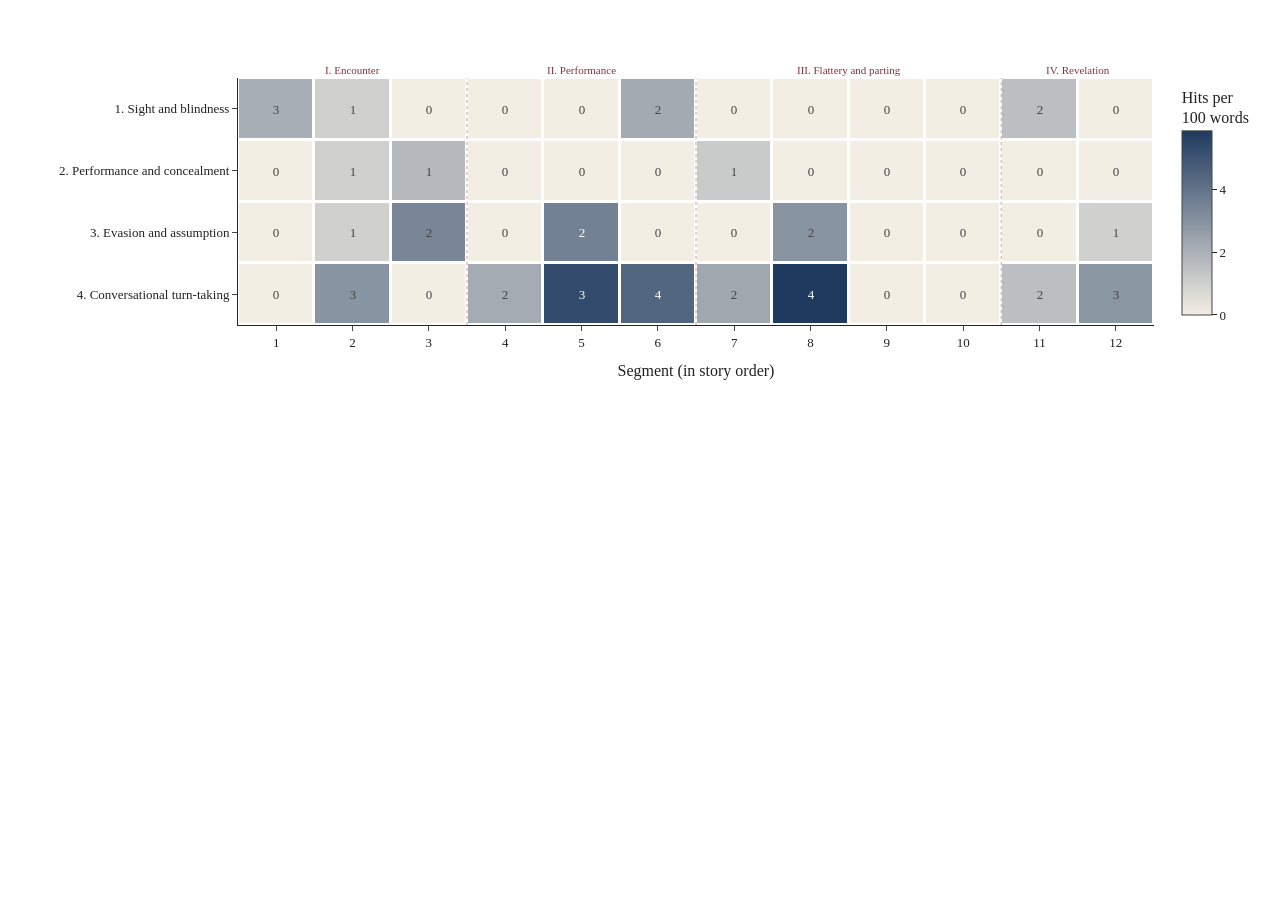
<file: fig1_heatmap.html>
<html>
<head><meta charset="utf-8" /></head>
<body>
    <div>                        <script type="text/javascript">window.PlotlyConfig = {MathJaxConfig: 'local'};</script>
        <script charset="utf-8" src="https://cdn.plot.ly/plotly-2.35.2.min.js"></script>                <div id="0d8071ab-d74b-4ec4-88a4-f38ed497d47b" class="plotly-graph-div" style="height:380px; width:100%;"></div>            <script type="text/javascript">                                    window.PLOTLYENV=window.PLOTLYENV || {};                                    if (document.getElementById("0d8071ab-d74b-4ec4-88a4-f38ed497d47b")) {                    Plotly.newPlot(                        "0d8071ab-d74b-4ec4-88a4-f38ed497d47b",                        [{"colorbar":{"title":{"text":"Hits per\u003cbr\u003e100 words"}},"colorscale":[[0,"#f3eee4"],[1,"#1f3a5f"]],"customdata":[["\u003cb\u003e1. Sight and blindness\u003c\u002fb\u003e\u003cbr\u003eSegment 1: The girl boards and the narrator is blind\u003cbr\u003e3 hit(s) = 2.1 per 100 words\u003cbr\u003emy eyes sensitive only to light and darkness ×1, I was totally blind at the time ×1, the sound of her slippers ×1","\u003cb\u003e1. Sight and blindness\u003c\u002fb\u003e\u003cbr\u003eSegment 2: First words: who saw whom\u003cbr\u003e1 hit(s) = 1.0 per 100 words\u003cbr\u003eI heard you come in ×1","\u003cb\u003e1. Sight and blindness\u003c\u002fb\u003e\u003cbr\u003eSegment 3: The resolve to hide, and the aunt at Saharanpur\u003cbr\u003e0 hit(s) = 0.0 per 100 words\u003cbr\u003enone","\u003cb\u003e1. Sight and blindness\u003c\u002fb\u003e\u003cbr\u003eSegment 4: Mussoorie remembered, and the mistake\u003cbr\u003e0 hit(s) = 0.0 per 100 words\u003cbr\u003enone","\u003cb\u003e1. Sight and blindness\u003c\u002fb\u003e\u003cbr\u003eSegment 5: &quot;What is it like outside?&quot;\u003cbr\u003e0 hit(s) = 0.0 per 100 words\u003cbr\u003enone","\u003cb\u003e1. Sight and blindness\u003c\u002fb\u003e\u003cbr\u003eSegment 6: At the window: the pretence of looking\u003cbr\u003e2 hit(s) = 2.2 per 100 words\u003cbr\u003eI heard the panting of the engine, the rumble of the wheels ×1, in my mind&#x27;s eye I could see telegraph posts flashing by ×1","\u003cb\u003e1. Sight and blindness\u003c\u002fb\u003e\u003cbr\u003eSegment 7: Silence, then &quot;an interesting face&quot;\u003cbr\u003e0 hit(s) = 0.0 per 100 words\u003cbr\u003enone","\u003cb\u003e1. Sight and blindness\u003c\u002fb\u003e\u003cbr\u003eSegment 8: Gallant and serious, and the journey&#x27;s end\u003cbr\u003e0 hit(s) = 0.0 per 100 words\u003cbr\u003enone","\u003cb\u003e1. Sight and blindness\u003c\u002fb\u003e\u003cbr\u003eSegment 9: Listening to her voice and wondering about her hair\u003cbr\u003e0 hit(s) = 0.0 per 100 words\u003cbr\u003enone","\u003cb\u003e1. Sight and blindness\u003c\u002fb\u003e\u003cbr\u003eSegment 10: The station, goodbye and the perfume\u003cbr\u003e0 hit(s) = 0.0 per 100 words\u003cbr\u003enone","\u003cb\u003e1. Sight and blindness\u003c\u002fb\u003e\u003cbr\u003eSegment 11: A new passenger and the guessing game\u003cbr\u003e2 hit(s) = 1.5 per 100 words\u003cbr\u003eI wanted to raise my hand and touch her hair but she moved away ×1, staring into the daylight that was darkness for me ×1","\u003cb\u003e1. Sight and blindness\u003c\u002fb\u003e\u003cbr\u003eSegment 12: The revelation\u003cbr\u003e0 hit(s) = 0.0 per 100 words\u003cbr\u003enone"],["\u003cb\u003e2. Performance and concealment\u003c\u002fb\u003e\u003cbr\u003eSegment 1: The girl boards and the narrator is blind\u003cbr\u003e0 hit(s) = 0.0 per 100 words\u003cbr\u003enone","\u003cb\u003e2. Performance and concealment\u003c\u002fb\u003e\u003cbr\u003eSegment 2: First words: who saw whom\u003cbr\u003e1 hit(s) = 1.0 per 100 words\u003cbr\u003eI didn’t see you either ×1","\u003cb\u003e2. Performance and concealment\u003c\u002fb\u003e\u003cbr\u003eSegment 3: The resolve to hide, and the aunt at Saharanpur\u003cbr\u003e1 hit(s) = 1.7 per 100 words\u003cbr\u003eI wondered if I would be able to prevent her from discovering that I was blind ×1","\u003cb\u003e2. Performance and concealment\u003c\u002fb\u003e\u003cbr\u003eSegment 4: Mussoorie remembered, and the mistake\u003cbr\u003e0 hit(s) = 0.0 per 100 words\u003cbr\u003enone","\u003cb\u003e2. Performance and concealment\u003c\u002fb\u003e\u003cbr\u003eSegment 5: &quot;What is it like outside?&quot;\u003cbr\u003e0 hit(s) = 0.0 per 100 words\u003cbr\u003enone","\u003cb\u003e2. Performance and concealment\u003c\u002fb\u003e\u003cbr\u003eSegment 6: At the window: the pretence of looking\u003cbr\u003e0 hit(s) = 0.0 per 100 words\u003cbr\u003enone","\u003cb\u003e2. Performance and concealment\u003c\u002fb\u003e\u003cbr\u003eSegment 7: Silence, then &quot;an interesting face&quot;\u003cbr\u003e1 hit(s) = 1.2 per 100 words\u003cbr\u003eI knew that there were hardly any animals left in the forests near Dehra ×1","\u003cb\u003e2. Performance and concealment\u003c\u002fb\u003e\u003cbr\u003eSegment 8: Gallant and serious, and the journey&#x27;s end\u003cbr\u003e0 hit(s) = 0.0 per 100 words\u003cbr\u003enone","\u003cb\u003e2. Performance and concealment\u003c\u002fb\u003e\u003cbr\u003eSegment 9: Listening to her voice and wondering about her hair\u003cbr\u003e0 hit(s) = 0.0 per 100 words\u003cbr\u003enone","\u003cb\u003e2. Performance and concealment\u003c\u002fb\u003e\u003cbr\u003eSegment 10: The station, goodbye and the perfume\u003cbr\u003e0 hit(s) = 0.0 per 100 words\u003cbr\u003enone","\u003cb\u003e2. Performance and concealment\u003c\u002fb\u003e\u003cbr\u003eSegment 11: A new passenger and the guessing game\u003cbr\u003e0 hit(s) = 0.0 per 100 words\u003cbr\u003enone","\u003cb\u003e2. Performance and concealment\u003c\u002fb\u003e\u003cbr\u003eSegment 12: The revelation\u003cbr\u003e0 hit(s) = 0.0 per 100 words\u003cbr\u003enone"],["\u003cb\u003e3. Evasion and assumption\u003c\u002fb\u003e\u003cbr\u003eSegment 1: The girl boards and the narrator is blind\u003cbr\u003e0 hit(s) = 0.0 per 100 words\u003cbr\u003enone","\u003cb\u003e3. Evasion and assumption\u003c\u002fb\u003e\u003cbr\u003eSegment 2: First words: who saw whom\u003cbr\u003e1 hit(s) = 1.0 per 100 words\u003cbr\u003eThey have too much to take in, I suppose ×1","\u003cb\u003e3. Evasion and assumption\u003c\u002fb\u003e\u003cbr\u003eSegment 3: The resolve to hide, and the aunt at Saharanpur\u003cbr\u003e2 hit(s) = 3.4 per 100 words\u003cbr\u003eThen I had better not get too familiar ×1, Aunts are usually formidable creatures ×1","\u003cb\u003e3. Evasion and assumption\u003c\u002fb\u003e\u003cbr\u003eSegment 4: Mussoorie remembered, and the mistake\u003cbr\u003e0 hit(s) = 0.0 per 100 words\u003cbr\u003enone","\u003cb\u003e3. Evasion and assumption\u003c\u002fb\u003e\u003cbr\u003eSegment 5: &quot;What is it like outside?&quot;\u003cbr\u003e2 hit(s) = 3.6 per 100 words\u003cbr\u003eI wondered if my words had touched her or whether she thought me a romantic fool ×1, Had she noticed already that I could not see ×1","\u003cb\u003e3. Evasion and assumption\u003c\u002fb\u003e\u003cbr\u003eSegment 6: At the window: the pretence of looking\u003cbr\u003e0 hit(s) = 0.0 per 100 words\u003cbr\u003enone","\u003cb\u003e3. Evasion and assumption\u003c\u002fb\u003e\u003cbr\u003eSegment 7: Silence, then &quot;an interesting face&quot;\u003cbr\u003e0 hit(s) = 0.0 per 100 words\u003cbr\u003enone","\u003cb\u003e3. Evasion and assumption\u003c\u002fb\u003e\u003cbr\u003eSegment 8: Gallant and serious, and the journey&#x27;s end\u003cbr\u003e2 hit(s) = 2.9 per 100 words\u003cbr\u003eOh, so you do have a pretty face, thought I ×1, I thought, then, that I would try to laugh for her, but the thought of laughter only made me feel troubled and lonely ×1","\u003cb\u003e3. Evasion and assumption\u003c\u002fb\u003e\u003cbr\u003eSegment 9: Listening to her voice and wondering about her hair\u003cbr\u003e0 hit(s) = 0.0 per 100 words\u003cbr\u003enone","\u003cb\u003e3. Evasion and assumption\u003c\u002fb\u003e\u003cbr\u003eSegment 10: The station, goodbye and the perfume\u003cbr\u003e0 hit(s) = 0.0 per 100 words\u003cbr\u003enone","\u003cb\u003e3. Evasion and assumption\u003c\u002fb\u003e\u003cbr\u003eSegment 11: A new passenger and the guessing game\u003cbr\u003e0 hit(s) = 0.0 per 100 words\u003cbr\u003enone","\u003cb\u003e3. Evasion and assumption\u003c\u002fb\u003e\u003cbr\u003eSegment 12: The revelation\u003cbr\u003e1 hit(s) = 1.0 per 100 words\u003cbr\u003eCan you tell me—did she keep her hair long or short ×1"],["\u003cb\u003e4. Conversational turn-taking\u003c\u002fb\u003e\u003cbr\u003eSegment 1: The girl boards and the narrator is blind\u003cbr\u003e0 hit(s) = 0.0 per 100 words\u003cbr\u003enone","\u003cb\u003e4. Conversational turn-taking\u003c\u002fb\u003e\u003cbr\u003eSegment 2: First words: who saw whom\u003cbr\u003e3 hit(s) = 2.9 per 100 words\u003cbr\u003eAre you going all the way to Dehra ×1, I asked ×1, I said ×1","\u003cb\u003e4. Conversational turn-taking\u003c\u002fb\u003e\u003cbr\u003eSegment 3: The resolve to hide, and the aunt at Saharanpur\u003cbr\u003e0 hit(s) = 0.0 per 100 words\u003cbr\u003enone","\u003cb\u003e4. Conversational turn-taking\u003c\u002fb\u003e\u003cbr\u003eSegment 4: Mussoorie remembered, and the mistake\u003cbr\u003e2 hit(s) = 2.2 per 100 words\u003cbr\u003eWhere are you going ×1, I said ×1","\u003cb\u003e4. Conversational turn-taking\u003c\u002fb\u003e\u003cbr\u003eSegment 5: &quot;What is it like outside?&quot;\u003cbr\u003e3 hit(s) = 5.4 per 100 words\u003cbr\u003eShe was silent ×1, ‘What is it like outside?’ ×1, I asked ×1","\u003cb\u003e4. Conversational turn-taking\u003c\u002fb\u003e\u003cbr\u003eSegment 6: At the window: the pretence of looking\u003cbr\u003e4 hit(s) = 4.4 per 100 words\u003cbr\u003e‘Why don’t you look out of the window?’ ×1, ‘Have you noticed,’ I ventured, ‘that the trees seem to be moving while we seem to be standing still?’ ×1, ‘That always happens,’ she said ×1, ‘Do you see any animals?’ ×1","\u003cb\u003e4. Conversational turn-taking\u003c\u002fb\u003e\u003cbr\u003eSegment 7: Silence, then &quot;an interesting face&quot;\u003cbr\u003e2 hit(s) = 2.3 per 100 words\u003cbr\u003eI turned from the window and faced the girl and for a while we sat in silence ×1, ‘You have an interesting face,’ I remarked ×1","\u003cb\u003e4. Conversational turn-taking\u003c\u002fb\u003e\u003cbr\u003eSegment 8: Gallant and serious, and the journey&#x27;s end\u003cbr\u003e4 hit(s) = 5.9 per 100 words\u003cbr\u003eI said ×1, ‘You are a very gallant young man,’ she said ×1, ‘But why are you so serious?’ ×1, ‘We’ll soon be at your station,’ I said ×1","\u003cb\u003e4. Conversational turn-taking\u003c\u002fb\u003e\u003cbr\u003eSegment 9: Listening to her voice and wondering about her hair\u003cbr\u003e0 hit(s) = 0.0 per 100 words\u003cbr\u003enone","\u003cb\u003e4. Conversational turn-taking\u003c\u002fb\u003e\u003cbr\u003eSegment 10: The station, goodbye and the perfume\u003cbr\u003e0 hit(s) = 0.0 per 100 words\u003cbr\u003enone","\u003cb\u003e4. Conversational turn-taking\u003c\u002fb\u003e\u003cbr\u003eSegment 11: A new passenger and the guessing game\u003cbr\u003e2 hit(s) = 1.5 per 100 words\u003cbr\u003eThere was some confusion in the doorway ×1, Then the door banged and the world was shut out again ×1","\u003cb\u003e4. Conversational turn-taking\u003c\u002fb\u003e\u003cbr\u003eSegment 12: The revelation\u003cbr\u003e3 hit(s) = 2.9 per 100 words\u003cbr\u003e‘You must be disappointed,’ he said ×1, ‘She was an interesting girl,’ I said ×1, ‘I don’t remember,’ he said sounding puzzled ×1"]],"hovertemplate":"%{customdata}\u003cextra\u003e\u003c\u002fextra\u003e","text":[["3","1","0","0","0","2","0","0","0","0","2","0"],["0","1","1","0","0","0","1","0","0","0","0","0"],["0","1","2","0","2","0","0","2","0","0","0","1"],["0","3","0","2","3","4","2","4","0","0","2","3"]],"texttemplate":"%{text}","x":[1,2,3,4,5,6,7,8,9,10,11,12],"xgap":3,"y":["1. Sight and blindness","2. Performance and concealment","3. Evasion and assumption","4. Conversational turn-taking"],"ygap":3,"z":[[2.0689655172413794,0.9803921568627451,0.0,0.0,0.0,2.2222222222222223,0.0,0.0,0.0,0.0,1.5384615384615385,0.0],[0.0,0.9803921568627451,1.694915254237288,0.0,0.0,0.0,1.1627906976744187,0.0,0.0,0.0,0.0,0.0],[0.0,0.9803921568627451,3.389830508474576,0.0,3.5714285714285716,0.0,0.0,2.9411764705882355,0.0,0.0,0.0,0.9615384615384616],[0.0,2.9411764705882355,0.0,2.197802197802198,5.357142857142857,4.444444444444445,2.3255813953488373,5.882352941176471,0.0,0.0,1.5384615384615385,2.8846153846153846]],"type":"heatmap"}],                        {"template":{"data":{"barpolar":[{"marker":{"line":{"color":"white","width":0.5},"pattern":{"fillmode":"overlay","size":10,"solidity":0.2}},"type":"barpolar"}],"bar":[{"error_x":{"color":"rgb(36,36,36)"},"error_y":{"color":"rgb(36,36,36)"},"marker":{"line":{"color":"white","width":0.5},"pattern":{"fillmode":"overlay","size":10,"solidity":0.2}},"type":"bar"}],"carpet":[{"aaxis":{"endlinecolor":"rgb(36,36,36)","gridcolor":"white","linecolor":"white","minorgridcolor":"white","startlinecolor":"rgb(36,36,36)"},"baxis":{"endlinecolor":"rgb(36,36,36)","gridcolor":"white","linecolor":"white","minorgridcolor":"white","startlinecolor":"rgb(36,36,36)"},"type":"carpet"}],"choropleth":[{"colorbar":{"outlinewidth":1,"tickcolor":"rgb(36,36,36)","ticks":"outside"},"type":"choropleth"}],"contourcarpet":[{"colorbar":{"outlinewidth":1,"tickcolor":"rgb(36,36,36)","ticks":"outside"},"type":"contourcarpet"}],"contour":[{"colorbar":{"outlinewidth":1,"tickcolor":"rgb(36,36,36)","ticks":"outside"},"colorscale":[[0.0,"#440154"],[0.1111111111111111,"#482878"],[0.2222222222222222,"#3e4989"],[0.3333333333333333,"#31688e"],[0.4444444444444444,"#26828e"],[0.5555555555555556,"#1f9e89"],[0.6666666666666666,"#35b779"],[0.7777777777777778,"#6ece58"],[0.8888888888888888,"#b5de2b"],[1.0,"#fde725"]],"type":"contour"}],"heatmapgl":[{"colorbar":{"outlinewidth":1,"tickcolor":"rgb(36,36,36)","ticks":"outside"},"colorscale":[[0.0,"#440154"],[0.1111111111111111,"#482878"],[0.2222222222222222,"#3e4989"],[0.3333333333333333,"#31688e"],[0.4444444444444444,"#26828e"],[0.5555555555555556,"#1f9e89"],[0.6666666666666666,"#35b779"],[0.7777777777777778,"#6ece58"],[0.8888888888888888,"#b5de2b"],[1.0,"#fde725"]],"type":"heatmapgl"}],"heatmap":[{"colorbar":{"outlinewidth":1,"tickcolor":"rgb(36,36,36)","ticks":"outside"},"colorscale":[[0.0,"#440154"],[0.1111111111111111,"#482878"],[0.2222222222222222,"#3e4989"],[0.3333333333333333,"#31688e"],[0.4444444444444444,"#26828e"],[0.5555555555555556,"#1f9e89"],[0.6666666666666666,"#35b779"],[0.7777777777777778,"#6ece58"],[0.8888888888888888,"#b5de2b"],[1.0,"#fde725"]],"type":"heatmap"}],"histogram2dcontour":[{"colorbar":{"outlinewidth":1,"tickcolor":"rgb(36,36,36)","ticks":"outside"},"colorscale":[[0.0,"#440154"],[0.1111111111111111,"#482878"],[0.2222222222222222,"#3e4989"],[0.3333333333333333,"#31688e"],[0.4444444444444444,"#26828e"],[0.5555555555555556,"#1f9e89"],[0.6666666666666666,"#35b779"],[0.7777777777777778,"#6ece58"],[0.8888888888888888,"#b5de2b"],[1.0,"#fde725"]],"type":"histogram2dcontour"}],"histogram2d":[{"colorbar":{"outlinewidth":1,"tickcolor":"rgb(36,36,36)","ticks":"outside"},"colorscale":[[0.0,"#440154"],[0.1111111111111111,"#482878"],[0.2222222222222222,"#3e4989"],[0.3333333333333333,"#31688e"],[0.4444444444444444,"#26828e"],[0.5555555555555556,"#1f9e89"],[0.6666666666666666,"#35b779"],[0.7777777777777778,"#6ece58"],[0.8888888888888888,"#b5de2b"],[1.0,"#fde725"]],"type":"histogram2d"}],"histogram":[{"marker":{"line":{"color":"white","width":0.6}},"type":"histogram"}],"mesh3d":[{"colorbar":{"outlinewidth":1,"tickcolor":"rgb(36,36,36)","ticks":"outside"},"type":"mesh3d"}],"parcoords":[{"line":{"colorbar":{"outlinewidth":1,"tickcolor":"rgb(36,36,36)","ticks":"outside"}},"type":"parcoords"}],"pie":[{"automargin":true,"type":"pie"}],"scatter3d":[{"line":{"colorbar":{"outlinewidth":1,"tickcolor":"rgb(36,36,36)","ticks":"outside"}},"marker":{"colorbar":{"outlinewidth":1,"tickcolor":"rgb(36,36,36)","ticks":"outside"}},"type":"scatter3d"}],"scattercarpet":[{"marker":{"colorbar":{"outlinewidth":1,"tickcolor":"rgb(36,36,36)","ticks":"outside"}},"type":"scattercarpet"}],"scattergeo":[{"marker":{"colorbar":{"outlinewidth":1,"tickcolor":"rgb(36,36,36)","ticks":"outside"}},"type":"scattergeo"}],"scattergl":[{"marker":{"colorbar":{"outlinewidth":1,"tickcolor":"rgb(36,36,36)","ticks":"outside"}},"type":"scattergl"}],"scattermapbox":[{"marker":{"colorbar":{"outlinewidth":1,"tickcolor":"rgb(36,36,36)","ticks":"outside"}},"type":"scattermapbox"}],"scatterpolargl":[{"marker":{"colorbar":{"outlinewidth":1,"tickcolor":"rgb(36,36,36)","ticks":"outside"}},"type":"scatterpolargl"}],"scatterpolar":[{"marker":{"colorbar":{"outlinewidth":1,"tickcolor":"rgb(36,36,36)","ticks":"outside"}},"type":"scatterpolar"}],"scatter":[{"fillpattern":{"fillmode":"overlay","size":10,"solidity":0.2},"type":"scatter"}],"scatterternary":[{"marker":{"colorbar":{"outlinewidth":1,"tickcolor":"rgb(36,36,36)","ticks":"outside"}},"type":"scatterternary"}],"surface":[{"colorbar":{"outlinewidth":1,"tickcolor":"rgb(36,36,36)","ticks":"outside"},"colorscale":[[0.0,"#440154"],[0.1111111111111111,"#482878"],[0.2222222222222222,"#3e4989"],[0.3333333333333333,"#31688e"],[0.4444444444444444,"#26828e"],[0.5555555555555556,"#1f9e89"],[0.6666666666666666,"#35b779"],[0.7777777777777778,"#6ece58"],[0.8888888888888888,"#b5de2b"],[1.0,"#fde725"]],"type":"surface"}],"table":[{"cells":{"fill":{"color":"rgb(237,237,237)"},"line":{"color":"white"}},"header":{"fill":{"color":"rgb(217,217,217)"},"line":{"color":"white"}},"type":"table"}]},"layout":{"annotationdefaults":{"arrowhead":0,"arrowwidth":1},"autotypenumbers":"strict","coloraxis":{"colorbar":{"outlinewidth":1,"tickcolor":"rgb(36,36,36)","ticks":"outside"}},"colorscale":{"diverging":[[0.0,"rgb(103,0,31)"],[0.1,"rgb(178,24,43)"],[0.2,"rgb(214,96,77)"],[0.3,"rgb(244,165,130)"],[0.4,"rgb(253,219,199)"],[0.5,"rgb(247,247,247)"],[0.6,"rgb(209,229,240)"],[0.7,"rgb(146,197,222)"],[0.8,"rgb(67,147,195)"],[0.9,"rgb(33,102,172)"],[1.0,"rgb(5,48,97)"]],"sequential":[[0.0,"#440154"],[0.1111111111111111,"#482878"],[0.2222222222222222,"#3e4989"],[0.3333333333333333,"#31688e"],[0.4444444444444444,"#26828e"],[0.5555555555555556,"#1f9e89"],[0.6666666666666666,"#35b779"],[0.7777777777777778,"#6ece58"],[0.8888888888888888,"#b5de2b"],[1.0,"#fde725"]],"sequentialminus":[[0.0,"#440154"],[0.1111111111111111,"#482878"],[0.2222222222222222,"#3e4989"],[0.3333333333333333,"#31688e"],[0.4444444444444444,"#26828e"],[0.5555555555555556,"#1f9e89"],[0.6666666666666666,"#35b779"],[0.7777777777777778,"#6ece58"],[0.8888888888888888,"#b5de2b"],[1.0,"#fde725"]]},"colorway":["#1F77B4","#FF7F0E","#2CA02C","#D62728","#9467BD","#8C564B","#E377C2","#7F7F7F","#BCBD22","#17BECF"],"font":{"color":"rgb(36,36,36)"},"geo":{"bgcolor":"white","lakecolor":"white","landcolor":"white","showlakes":true,"showland":true,"subunitcolor":"white"},"hoverlabel":{"align":"left"},"hovermode":"closest","mapbox":{"style":"light"},"paper_bgcolor":"white","plot_bgcolor":"white","polar":{"angularaxis":{"gridcolor":"rgb(232,232,232)","linecolor":"rgb(36,36,36)","showgrid":false,"showline":true,"ticks":"outside"},"bgcolor":"white","radialaxis":{"gridcolor":"rgb(232,232,232)","linecolor":"rgb(36,36,36)","showgrid":false,"showline":true,"ticks":"outside"}},"scene":{"xaxis":{"backgroundcolor":"white","gridcolor":"rgb(232,232,232)","gridwidth":2,"linecolor":"rgb(36,36,36)","showbackground":true,"showgrid":false,"showline":true,"ticks":"outside","zeroline":false,"zerolinecolor":"rgb(36,36,36)"},"yaxis":{"backgroundcolor":"white","gridcolor":"rgb(232,232,232)","gridwidth":2,"linecolor":"rgb(36,36,36)","showbackground":true,"showgrid":false,"showline":true,"ticks":"outside","zeroline":false,"zerolinecolor":"rgb(36,36,36)"},"zaxis":{"backgroundcolor":"white","gridcolor":"rgb(232,232,232)","gridwidth":2,"linecolor":"rgb(36,36,36)","showbackground":true,"showgrid":false,"showline":true,"ticks":"outside","zeroline":false,"zerolinecolor":"rgb(36,36,36)"}},"shapedefaults":{"fillcolor":"black","line":{"width":0},"opacity":0.3},"ternary":{"aaxis":{"gridcolor":"rgb(232,232,232)","linecolor":"rgb(36,36,36)","showgrid":false,"showline":true,"ticks":"outside"},"baxis":{"gridcolor":"rgb(232,232,232)","linecolor":"rgb(36,36,36)","showgrid":false,"showline":true,"ticks":"outside"},"bgcolor":"white","caxis":{"gridcolor":"rgb(232,232,232)","linecolor":"rgb(36,36,36)","showgrid":false,"showline":true,"ticks":"outside"}},"title":{"x":0.05},"xaxis":{"automargin":true,"gridcolor":"rgb(232,232,232)","linecolor":"rgb(36,36,36)","showgrid":false,"showline":true,"ticks":"outside","title":{"standoff":15},"zeroline":false,"zerolinecolor":"rgb(36,36,36)"},"yaxis":{"automargin":true,"gridcolor":"rgb(232,232,232)","linecolor":"rgb(36,36,36)","showgrid":false,"showline":true,"ticks":"outside","title":{"standoff":15},"zeroline":false,"zerolinecolor":"rgb(36,36,36)"}}},"margin":{"l":230,"r":20,"t":70,"b":50},"font":{"family":"Georgia, 'Times New Roman', serif","size":13,"color":"#222"},"hoverlabel":{"font":{"family":"Georgia, 'Times New Roman', serif"},"bgcolor":"white","align":"left"},"legend":{"orientation":"h","y":-0.2},"height":380,"yaxis":{"autorange":"reversed"},"xaxis":{"title":{"text":"Segment (in story order)"},"dtick":1,"range":[0.5,12.5]},"annotations":[{"font":{"color":"#8c2f39","size":11},"showarrow":false,"text":"I. Encounter","x":2.0,"y":1.0,"yanchor":"bottom","yref":"paper"},{"font":{"color":"#8c2f39","size":11},"showarrow":false,"text":"II. Performance","x":5.0,"y":1.0,"yanchor":"bottom","yref":"paper"},{"font":{"color":"#8c2f39","size":11},"showarrow":false,"text":"III. Flattery and parting","x":8.5,"y":1.0,"yanchor":"bottom","yref":"paper"},{"font":{"color":"#8c2f39","size":11},"showarrow":false,"text":"IV. Revelation","x":11.5,"y":1.0,"yanchor":"bottom","yref":"paper"}],"shapes":[{"line":{"color":"#8c2f39","dash":"dot","width":1.5},"type":"line","x0":3.5,"x1":3.5,"xref":"x","y0":0,"y1":1,"yref":"y domain"},{"line":{"color":"#8c2f39","dash":"dot","width":1.5},"type":"line","x0":6.5,"x1":6.5,"xref":"x","y0":0,"y1":1,"yref":"y domain"},{"line":{"color":"#8c2f39","dash":"dot","width":1.5},"type":"line","x0":10.5,"x1":10.5,"xref":"x","y0":0,"y1":1,"yref":"y domain"}]},                        {"displaylogo": false, "toImageButtonOptions": {"format": "png", "scale": 3, "filename": "figure"}, "responsive": true}                    )                };                            </script>        </div>
</body>
</html>
</file>
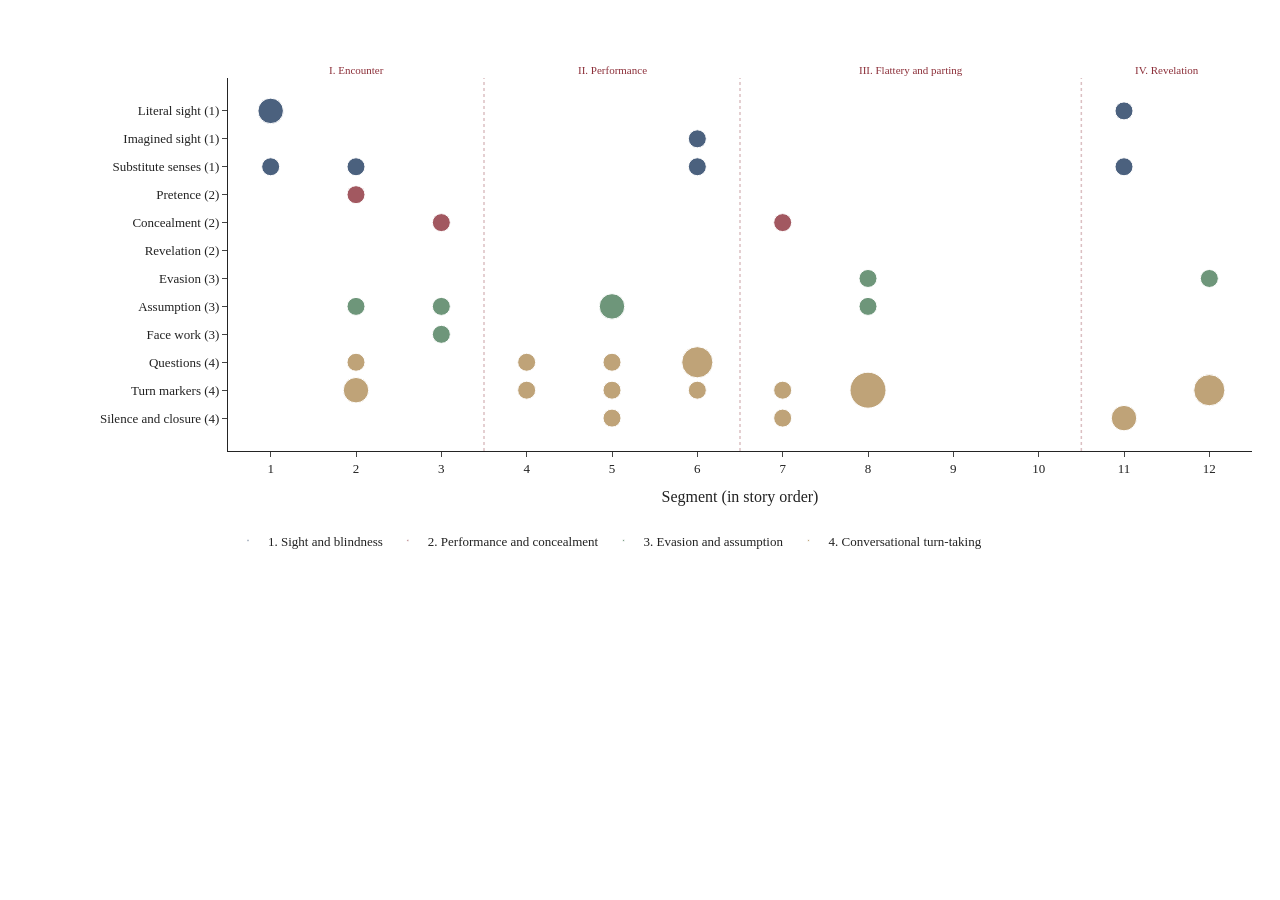
<file: fig2_subtypes_bubble.html>
<html>
<head><meta charset="utf-8" /></head>
<body>
    <div>                        <script type="text/javascript">window.PlotlyConfig = {MathJaxConfig: 'local'};</script>
        <script charset="utf-8" src="https://cdn.plot.ly/plotly-2.35.2.min.js"></script>                <div id="8ef545ba-9f8c-41ed-a98c-da34b10a3ee0" class="plotly-graph-div" style="height:560px; width:100%;"></div>            <script type="text/javascript">                                    window.PLOTLYENV=window.PLOTLYENV || {};                                    if (document.getElementById("8ef545ba-9f8c-41ed-a98c-da34b10a3ee0")) {                    Plotly.newPlot(                        "8ef545ba-9f8c-41ed-a98c-da34b10a3ee0",                        [{"hovertemplate":"%{text}\u003cextra\u003e\u003c\u002fextra\u003e","marker":{"color":"#1f3a5f","line":{"color":"white","width":1},"opacity":0.8,"size":[2,1,1,1,1,1,1],"sizemin":5,"sizemode":"area","sizeref":0.006172839506172839},"mode":"markers","name":"1. Sight and blindness","text":["\u003cb\u003eLiteral sight (1)\u003c\u002fb\u003e\u003cbr\u003eSegment 1: The girl boards and the narrator is blind\u003cbr\u003e2 hit(s)\u003cbr\u003emy eyes sensitive only to light and darkness ×1, I was totally blind at the time ×1","\u003cb\u003eLiteral sight (1)\u003c\u002fb\u003e\u003cbr\u003eSegment 11: A new passenger and the guessing game\u003cbr\u003e1 hit(s)\u003cbr\u003estaring into the daylight that was darkness for me ×1","\u003cb\u003eImagined sight (1)\u003c\u002fb\u003e\u003cbr\u003eSegment 6: At the window: the pretence of looking\u003cbr\u003e1 hit(s)\u003cbr\u003ein my mind&#x27;s eye I could see telegraph posts flashing by ×1","\u003cb\u003eSubstitute senses (1)\u003c\u002fb\u003e\u003cbr\u003eSegment 1: The girl boards and the narrator is blind\u003cbr\u003e1 hit(s)\u003cbr\u003ethe sound of her slippers ×1","\u003cb\u003eSubstitute senses (1)\u003c\u002fb\u003e\u003cbr\u003eSegment 2: First words: who saw whom\u003cbr\u003e1 hit(s)\u003cbr\u003eI heard you come in ×1","\u003cb\u003eSubstitute senses (1)\u003c\u002fb\u003e\u003cbr\u003eSegment 6: At the window: the pretence of looking\u003cbr\u003e1 hit(s)\u003cbr\u003eI heard the panting of the engine, the rumble of the wheels ×1","\u003cb\u003eSubstitute senses (1)\u003c\u002fb\u003e\u003cbr\u003eSegment 11: A new passenger and the guessing game\u003cbr\u003e1 hit(s)\u003cbr\u003eI wanted to raise my hand and touch her hair but she moved away ×1"],"x":[1,11,6,1,2,6,11],"y":["Literal sight (1)","Literal sight (1)","Imagined sight (1)","Substitute senses (1)","Substitute senses (1)","Substitute senses (1)","Substitute senses (1)"],"type":"scatter"},{"hovertemplate":"%{text}\u003cextra\u003e\u003c\u002fextra\u003e","marker":{"color":"#8c2f39","line":{"color":"white","width":1},"opacity":0.8,"size":[1,1,1],"sizemin":5,"sizemode":"area","sizeref":0.006172839506172839},"mode":"markers","name":"2. Performance and concealment","text":["\u003cb\u003ePretence (2)\u003c\u002fb\u003e\u003cbr\u003eSegment 2: First words: who saw whom\u003cbr\u003e1 hit(s)\u003cbr\u003eI didn’t see you either ×1","\u003cb\u003eConcealment (2)\u003c\u002fb\u003e\u003cbr\u003eSegment 3: The resolve to hide, and the aunt at Saharanpur\u003cbr\u003e1 hit(s)\u003cbr\u003eI wondered if I would be able to prevent her from discovering that I was blind ×1","\u003cb\u003eConcealment (2)\u003c\u002fb\u003e\u003cbr\u003eSegment 7: Silence, then &quot;an interesting face&quot;\u003cbr\u003e1 hit(s)\u003cbr\u003eI knew that there were hardly any animals left in the forests near Dehra ×1"],"x":[2,3,7],"y":["Pretence (2)","Concealment (2)","Concealment (2)"],"type":"scatter"},{"hovertemplate":"%{text}\u003cextra\u003e\u003c\u002fextra\u003e","marker":{"color":"#4a7c59","line":{"color":"white","width":1},"opacity":0.8,"size":[1,1,1,1,2,1,1],"sizemin":5,"sizemode":"area","sizeref":0.006172839506172839},"mode":"markers","name":"3. Evasion and assumption","text":["\u003cb\u003eEvasion (3)\u003c\u002fb\u003e\u003cbr\u003eSegment 8: Gallant and serious, and the journey&#x27;s end\u003cbr\u003e1 hit(s)\u003cbr\u003eI thought, then, that I would try to laugh for her, but the thought of laughter only made me feel troubled and lonely ×1","\u003cb\u003eEvasion (3)\u003c\u002fb\u003e\u003cbr\u003eSegment 12: The revelation\u003cbr\u003e1 hit(s)\u003cbr\u003eCan you tell me—did she keep her hair long or short ×1","\u003cb\u003eAssumption (3)\u003c\u002fb\u003e\u003cbr\u003eSegment 2: First words: who saw whom\u003cbr\u003e1 hit(s)\u003cbr\u003eThey have too much to take in, I suppose ×1","\u003cb\u003eAssumption (3)\u003c\u002fb\u003e\u003cbr\u003eSegment 3: The resolve to hide, and the aunt at Saharanpur\u003cbr\u003e1 hit(s)\u003cbr\u003eAunts are usually formidable creatures ×1","\u003cb\u003eAssumption (3)\u003c\u002fb\u003e\u003cbr\u003eSegment 5: &quot;What is it like outside?&quot;\u003cbr\u003e2 hit(s)\u003cbr\u003eI wondered if my words had touched her or whether she thought me a romantic fool ×1, Had she noticed already that I could not see ×1","\u003cb\u003eAssumption (3)\u003c\u002fb\u003e\u003cbr\u003eSegment 8: Gallant and serious, and the journey&#x27;s end\u003cbr\u003e1 hit(s)\u003cbr\u003eOh, so you do have a pretty face, thought I ×1","\u003cb\u003eFace work (3)\u003c\u002fb\u003e\u003cbr\u003eSegment 3: The resolve to hide, and the aunt at Saharanpur\u003cbr\u003e1 hit(s)\u003cbr\u003eThen I had better not get too familiar ×1"],"x":[8,12,2,3,5,8,3],"y":["Evasion (3)","Evasion (3)","Assumption (3)","Assumption (3)","Assumption (3)","Assumption (3)","Face work (3)"],"type":"scatter"},{"hovertemplate":"%{text}\u003cextra\u003e\u003c\u002fextra\u003e","marker":{"color":"#b08d57","line":{"color":"white","width":1},"opacity":0.8,"size":[1,1,1,3,2,1,1,1,1,4,3,1,1,2],"sizemin":5,"sizemode":"area","sizeref":0.006172839506172839},"mode":"markers","name":"4. Conversational turn-taking","text":["\u003cb\u003eQuestions (4)\u003c\u002fb\u003e\u003cbr\u003eSegment 2: First words: who saw whom\u003cbr\u003e1 hit(s)\u003cbr\u003eAre you going all the way to Dehra ×1","\u003cb\u003eQuestions (4)\u003c\u002fb\u003e\u003cbr\u003eSegment 4: Mussoorie remembered, and the mistake\u003cbr\u003e1 hit(s)\u003cbr\u003eWhere are you going ×1","\u003cb\u003eQuestions (4)\u003c\u002fb\u003e\u003cbr\u003eSegment 5: &quot;What is it like outside?&quot;\u003cbr\u003e1 hit(s)\u003cbr\u003e‘What is it like outside?’ ×1","\u003cb\u003eQuestions (4)\u003c\u002fb\u003e\u003cbr\u003eSegment 6: At the window: the pretence of looking\u003cbr\u003e3 hit(s)\u003cbr\u003e‘Why don’t you look out of the window?’ ×1, ‘Have you noticed,’ I ventured, ‘that the trees seem to be moving while we seem to be standing still?’ ×1, ‘Do you see any animals?’ ×1","\u003cb\u003eTurn markers (4)\u003c\u002fb\u003e\u003cbr\u003eSegment 2: First words: who saw whom\u003cbr\u003e2 hit(s)\u003cbr\u003eI asked ×1, I said ×1","\u003cb\u003eTurn markers (4)\u003c\u002fb\u003e\u003cbr\u003eSegment 4: Mussoorie remembered, and the mistake\u003cbr\u003e1 hit(s)\u003cbr\u003eI said ×1","\u003cb\u003eTurn markers (4)\u003c\u002fb\u003e\u003cbr\u003eSegment 5: &quot;What is it like outside?&quot;\u003cbr\u003e1 hit(s)\u003cbr\u003eI asked ×1","\u003cb\u003eTurn markers (4)\u003c\u002fb\u003e\u003cbr\u003eSegment 6: At the window: the pretence of looking\u003cbr\u003e1 hit(s)\u003cbr\u003e‘That always happens,’ she said ×1","\u003cb\u003eTurn markers (4)\u003c\u002fb\u003e\u003cbr\u003eSegment 7: Silence, then &quot;an interesting face&quot;\u003cbr\u003e1 hit(s)\u003cbr\u003e‘You have an interesting face,’ I remarked ×1","\u003cb\u003eTurn markers (4)\u003c\u002fb\u003e\u003cbr\u003eSegment 8: Gallant and serious, and the journey&#x27;s end\u003cbr\u003e4 hit(s)\u003cbr\u003eI said ×1, ‘You are a very gallant young man,’ she said ×1, ‘But why are you so serious?’ ×1, ‘We’ll soon be at your station,’ I said ×1","\u003cb\u003eTurn markers (4)\u003c\u002fb\u003e\u003cbr\u003eSegment 12: The revelation\u003cbr\u003e3 hit(s)\u003cbr\u003e‘You must be disappointed,’ he said ×1, ‘She was an interesting girl,’ I said ×1, ‘I don’t remember,’ he said sounding puzzled ×1","\u003cb\u003eSilence and closure (4)\u003c\u002fb\u003e\u003cbr\u003eSegment 5: &quot;What is it like outside?&quot;\u003cbr\u003e1 hit(s)\u003cbr\u003eShe was silent ×1","\u003cb\u003eSilence and closure (4)\u003c\u002fb\u003e\u003cbr\u003eSegment 7: Silence, then &quot;an interesting face&quot;\u003cbr\u003e1 hit(s)\u003cbr\u003eI turned from the window and faced the girl and for a while we sat in silence ×1","\u003cb\u003eSilence and closure (4)\u003c\u002fb\u003e\u003cbr\u003eSegment 11: A new passenger and the guessing game\u003cbr\u003e2 hit(s)\u003cbr\u003eThere was some confusion in the doorway ×1, Then the door banged and the world was shut out again ×1"],"x":[2,4,5,6,2,4,5,6,7,8,12,5,7,11],"y":["Questions (4)","Questions (4)","Questions (4)","Questions (4)","Turn markers (4)","Turn markers (4)","Turn markers (4)","Turn markers (4)","Turn markers (4)","Turn markers (4)","Turn markers (4)","Silence and closure (4)","Silence and closure (4)","Silence and closure (4)"],"type":"scatter"}],                        {"template":{"data":{"barpolar":[{"marker":{"line":{"color":"white","width":0.5},"pattern":{"fillmode":"overlay","size":10,"solidity":0.2}},"type":"barpolar"}],"bar":[{"error_x":{"color":"rgb(36,36,36)"},"error_y":{"color":"rgb(36,36,36)"},"marker":{"line":{"color":"white","width":0.5},"pattern":{"fillmode":"overlay","size":10,"solidity":0.2}},"type":"bar"}],"carpet":[{"aaxis":{"endlinecolor":"rgb(36,36,36)","gridcolor":"white","linecolor":"white","minorgridcolor":"white","startlinecolor":"rgb(36,36,36)"},"baxis":{"endlinecolor":"rgb(36,36,36)","gridcolor":"white","linecolor":"white","minorgridcolor":"white","startlinecolor":"rgb(36,36,36)"},"type":"carpet"}],"choropleth":[{"colorbar":{"outlinewidth":1,"tickcolor":"rgb(36,36,36)","ticks":"outside"},"type":"choropleth"}],"contourcarpet":[{"colorbar":{"outlinewidth":1,"tickcolor":"rgb(36,36,36)","ticks":"outside"},"type":"contourcarpet"}],"contour":[{"colorbar":{"outlinewidth":1,"tickcolor":"rgb(36,36,36)","ticks":"outside"},"colorscale":[[0.0,"#440154"],[0.1111111111111111,"#482878"],[0.2222222222222222,"#3e4989"],[0.3333333333333333,"#31688e"],[0.4444444444444444,"#26828e"],[0.5555555555555556,"#1f9e89"],[0.6666666666666666,"#35b779"],[0.7777777777777778,"#6ece58"],[0.8888888888888888,"#b5de2b"],[1.0,"#fde725"]],"type":"contour"}],"heatmapgl":[{"colorbar":{"outlinewidth":1,"tickcolor":"rgb(36,36,36)","ticks":"outside"},"colorscale":[[0.0,"#440154"],[0.1111111111111111,"#482878"],[0.2222222222222222,"#3e4989"],[0.3333333333333333,"#31688e"],[0.4444444444444444,"#26828e"],[0.5555555555555556,"#1f9e89"],[0.6666666666666666,"#35b779"],[0.7777777777777778,"#6ece58"],[0.8888888888888888,"#b5de2b"],[1.0,"#fde725"]],"type":"heatmapgl"}],"heatmap":[{"colorbar":{"outlinewidth":1,"tickcolor":"rgb(36,36,36)","ticks":"outside"},"colorscale":[[0.0,"#440154"],[0.1111111111111111,"#482878"],[0.2222222222222222,"#3e4989"],[0.3333333333333333,"#31688e"],[0.4444444444444444,"#26828e"],[0.5555555555555556,"#1f9e89"],[0.6666666666666666,"#35b779"],[0.7777777777777778,"#6ece58"],[0.8888888888888888,"#b5de2b"],[1.0,"#fde725"]],"type":"heatmap"}],"histogram2dcontour":[{"colorbar":{"outlinewidth":1,"tickcolor":"rgb(36,36,36)","ticks":"outside"},"colorscale":[[0.0,"#440154"],[0.1111111111111111,"#482878"],[0.2222222222222222,"#3e4989"],[0.3333333333333333,"#31688e"],[0.4444444444444444,"#26828e"],[0.5555555555555556,"#1f9e89"],[0.6666666666666666,"#35b779"],[0.7777777777777778,"#6ece58"],[0.8888888888888888,"#b5de2b"],[1.0,"#fde725"]],"type":"histogram2dcontour"}],"histogram2d":[{"colorbar":{"outlinewidth":1,"tickcolor":"rgb(36,36,36)","ticks":"outside"},"colorscale":[[0.0,"#440154"],[0.1111111111111111,"#482878"],[0.2222222222222222,"#3e4989"],[0.3333333333333333,"#31688e"],[0.4444444444444444,"#26828e"],[0.5555555555555556,"#1f9e89"],[0.6666666666666666,"#35b779"],[0.7777777777777778,"#6ece58"],[0.8888888888888888,"#b5de2b"],[1.0,"#fde725"]],"type":"histogram2d"}],"histogram":[{"marker":{"line":{"color":"white","width":0.6}},"type":"histogram"}],"mesh3d":[{"colorbar":{"outlinewidth":1,"tickcolor":"rgb(36,36,36)","ticks":"outside"},"type":"mesh3d"}],"parcoords":[{"line":{"colorbar":{"outlinewidth":1,"tickcolor":"rgb(36,36,36)","ticks":"outside"}},"type":"parcoords"}],"pie":[{"automargin":true,"type":"pie"}],"scatter3d":[{"line":{"colorbar":{"outlinewidth":1,"tickcolor":"rgb(36,36,36)","ticks":"outside"}},"marker":{"colorbar":{"outlinewidth":1,"tickcolor":"rgb(36,36,36)","ticks":"outside"}},"type":"scatter3d"}],"scattercarpet":[{"marker":{"colorbar":{"outlinewidth":1,"tickcolor":"rgb(36,36,36)","ticks":"outside"}},"type":"scattercarpet"}],"scattergeo":[{"marker":{"colorbar":{"outlinewidth":1,"tickcolor":"rgb(36,36,36)","ticks":"outside"}},"type":"scattergeo"}],"scattergl":[{"marker":{"colorbar":{"outlinewidth":1,"tickcolor":"rgb(36,36,36)","ticks":"outside"}},"type":"scattergl"}],"scattermapbox":[{"marker":{"colorbar":{"outlinewidth":1,"tickcolor":"rgb(36,36,36)","ticks":"outside"}},"type":"scattermapbox"}],"scatterpolargl":[{"marker":{"colorbar":{"outlinewidth":1,"tickcolor":"rgb(36,36,36)","ticks":"outside"}},"type":"scatterpolargl"}],"scatterpolar":[{"marker":{"colorbar":{"outlinewidth":1,"tickcolor":"rgb(36,36,36)","ticks":"outside"}},"type":"scatterpolar"}],"scatter":[{"fillpattern":{"fillmode":"overlay","size":10,"solidity":0.2},"type":"scatter"}],"scatterternary":[{"marker":{"colorbar":{"outlinewidth":1,"tickcolor":"rgb(36,36,36)","ticks":"outside"}},"type":"scatterternary"}],"surface":[{"colorbar":{"outlinewidth":1,"tickcolor":"rgb(36,36,36)","ticks":"outside"},"colorscale":[[0.0,"#440154"],[0.1111111111111111,"#482878"],[0.2222222222222222,"#3e4989"],[0.3333333333333333,"#31688e"],[0.4444444444444444,"#26828e"],[0.5555555555555556,"#1f9e89"],[0.6666666666666666,"#35b779"],[0.7777777777777778,"#6ece58"],[0.8888888888888888,"#b5de2b"],[1.0,"#fde725"]],"type":"surface"}],"table":[{"cells":{"fill":{"color":"rgb(237,237,237)"},"line":{"color":"white"}},"header":{"fill":{"color":"rgb(217,217,217)"},"line":{"color":"white"}},"type":"table"}]},"layout":{"annotationdefaults":{"arrowhead":0,"arrowwidth":1},"autotypenumbers":"strict","coloraxis":{"colorbar":{"outlinewidth":1,"tickcolor":"rgb(36,36,36)","ticks":"outside"}},"colorscale":{"diverging":[[0.0,"rgb(103,0,31)"],[0.1,"rgb(178,24,43)"],[0.2,"rgb(214,96,77)"],[0.3,"rgb(244,165,130)"],[0.4,"rgb(253,219,199)"],[0.5,"rgb(247,247,247)"],[0.6,"rgb(209,229,240)"],[0.7,"rgb(146,197,222)"],[0.8,"rgb(67,147,195)"],[0.9,"rgb(33,102,172)"],[1.0,"rgb(5,48,97)"]],"sequential":[[0.0,"#440154"],[0.1111111111111111,"#482878"],[0.2222222222222222,"#3e4989"],[0.3333333333333333,"#31688e"],[0.4444444444444444,"#26828e"],[0.5555555555555556,"#1f9e89"],[0.6666666666666666,"#35b779"],[0.7777777777777778,"#6ece58"],[0.8888888888888888,"#b5de2b"],[1.0,"#fde725"]],"sequentialminus":[[0.0,"#440154"],[0.1111111111111111,"#482878"],[0.2222222222222222,"#3e4989"],[0.3333333333333333,"#31688e"],[0.4444444444444444,"#26828e"],[0.5555555555555556,"#1f9e89"],[0.6666666666666666,"#35b779"],[0.7777777777777778,"#6ece58"],[0.8888888888888888,"#b5de2b"],[1.0,"#fde725"]]},"colorway":["#1F77B4","#FF7F0E","#2CA02C","#D62728","#9467BD","#8C564B","#E377C2","#7F7F7F","#BCBD22","#17BECF"],"font":{"color":"rgb(36,36,36)"},"geo":{"bgcolor":"white","lakecolor":"white","landcolor":"white","showlakes":true,"showland":true,"subunitcolor":"white"},"hoverlabel":{"align":"left"},"hovermode":"closest","mapbox":{"style":"light"},"paper_bgcolor":"white","plot_bgcolor":"white","polar":{"angularaxis":{"gridcolor":"rgb(232,232,232)","linecolor":"rgb(36,36,36)","showgrid":false,"showline":true,"ticks":"outside"},"bgcolor":"white","radialaxis":{"gridcolor":"rgb(232,232,232)","linecolor":"rgb(36,36,36)","showgrid":false,"showline":true,"ticks":"outside"}},"scene":{"xaxis":{"backgroundcolor":"white","gridcolor":"rgb(232,232,232)","gridwidth":2,"linecolor":"rgb(36,36,36)","showbackground":true,"showgrid":false,"showline":true,"ticks":"outside","zeroline":false,"zerolinecolor":"rgb(36,36,36)"},"yaxis":{"backgroundcolor":"white","gridcolor":"rgb(232,232,232)","gridwidth":2,"linecolor":"rgb(36,36,36)","showbackground":true,"showgrid":false,"showline":true,"ticks":"outside","zeroline":false,"zerolinecolor":"rgb(36,36,36)"},"zaxis":{"backgroundcolor":"white","gridcolor":"rgb(232,232,232)","gridwidth":2,"linecolor":"rgb(36,36,36)","showbackground":true,"showgrid":false,"showline":true,"ticks":"outside","zeroline":false,"zerolinecolor":"rgb(36,36,36)"}},"shapedefaults":{"fillcolor":"black","line":{"width":0},"opacity":0.3},"ternary":{"aaxis":{"gridcolor":"rgb(232,232,232)","linecolor":"rgb(36,36,36)","showgrid":false,"showline":true,"ticks":"outside"},"baxis":{"gridcolor":"rgb(232,232,232)","linecolor":"rgb(36,36,36)","showgrid":false,"showline":true,"ticks":"outside"},"bgcolor":"white","caxis":{"gridcolor":"rgb(232,232,232)","linecolor":"rgb(36,36,36)","showgrid":false,"showline":true,"ticks":"outside"}},"title":{"x":0.05},"xaxis":{"automargin":true,"gridcolor":"rgb(232,232,232)","linecolor":"rgb(36,36,36)","showgrid":false,"showline":true,"ticks":"outside","title":{"standoff":15},"zeroline":false,"zerolinecolor":"rgb(36,36,36)"},"yaxis":{"automargin":true,"gridcolor":"rgb(232,232,232)","linecolor":"rgb(36,36,36)","showgrid":false,"showline":true,"ticks":"outside","title":{"standoff":15},"zeroline":false,"zerolinecolor":"rgb(36,36,36)"}}},"margin":{"l":220,"r":20,"t":70,"b":50},"font":{"family":"Georgia, 'Times New Roman', serif","size":13,"color":"#222"},"hoverlabel":{"font":{"family":"Georgia, 'Times New Roman', serif"},"bgcolor":"white","align":"left"},"legend":{"orientation":"h","y":-0.2},"height":560,"yaxis":{"categoryorder":"array","categoryarray":["Silence and closure (4)","Turn markers (4)","Questions (4)","Face work (3)","Assumption (3)","Evasion (3)","Revelation (2)","Concealment (2)","Pretence (2)","Substitute senses (1)","Imagined sight (1)","Literal sight (1)"]},"xaxis":{"title":{"text":"Segment (in story order)"},"dtick":1,"range":[0.5,12.5]},"annotations":[{"font":{"color":"#8c2f39","size":11},"showarrow":false,"text":"I. Encounter","x":2.0,"y":1.0,"yanchor":"bottom","yref":"paper"},{"font":{"color":"#8c2f39","size":11},"showarrow":false,"text":"II. Performance","x":5.0,"y":1.0,"yanchor":"bottom","yref":"paper"},{"font":{"color":"#8c2f39","size":11},"showarrow":false,"text":"III. Flattery and parting","x":8.5,"y":1.0,"yanchor":"bottom","yref":"paper"},{"font":{"color":"#8c2f39","size":11},"showarrow":false,"text":"IV. Revelation","x":11.5,"y":1.0,"yanchor":"bottom","yref":"paper"}],"shapes":[{"line":{"color":"#8c2f39","dash":"dot","width":1.5},"type":"line","x0":3.5,"x1":3.5,"xref":"x","y0":0,"y1":1,"yref":"y domain"},{"line":{"color":"#8c2f39","dash":"dot","width":1.5},"type":"line","x0":6.5,"x1":6.5,"xref":"x","y0":0,"y1":1,"yref":"y domain"},{"line":{"color":"#8c2f39","dash":"dot","width":1.5},"type":"line","x0":10.5,"x1":10.5,"xref":"x","y0":0,"y1":1,"yref":"y domain"}]},                        {"displaylogo": false, "toImageButtonOptions": {"format": "png", "scale": 3, "filename": "figure"}, "responsive": true}                    )                };                            </script>        </div>
</body>
</html>
</file>
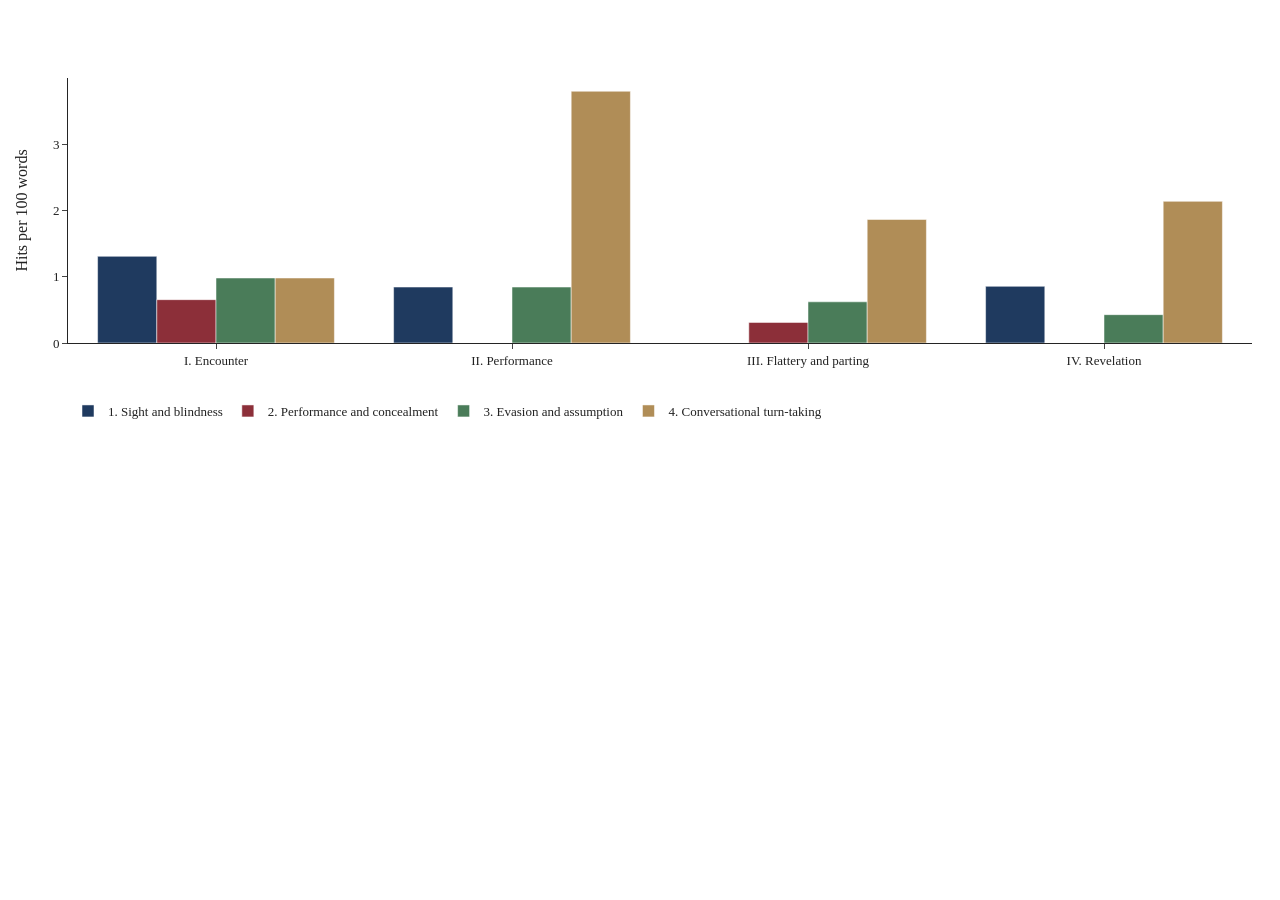
<file: fig3_stages.html>
<html>
<head><meta charset="utf-8" /></head>
<body>
    <div>                        <script type="text/javascript">window.PlotlyConfig = {MathJaxConfig: 'local'};</script>
        <script charset="utf-8" src="https://cdn.plot.ly/plotly-2.35.2.min.js"></script>                <div id="6b952130-1036-452e-9a56-ac9bac57a554" class="plotly-graph-div" style="height:430px; width:100%;"></div>            <script type="text/javascript">                                    window.PLOTLYENV=window.PLOTLYENV || {};                                    if (document.getElementById("6b952130-1036-452e-9a56-ac9bac57a554")) {                    Plotly.newPlot(                        "6b952130-1036-452e-9a56-ac9bac57a554",                        [{"customdata":[[4,306],[2,237],[0,322],[2,234]],"hovertemplate":"%{x}\u003cbr\u003e1. Sight and blindness\u003cbr\u003e%{y:.2f} per 100 words\u003cbr\u003e(%{customdata[0]} hits in %{customdata[1]} words)\u003cextra\u003e\u003c\u002fextra\u003e","marker":{"color":"#1f3a5f"},"name":"1. Sight and blindness","x":["I. Encounter","II. Performance","III. Flattery and parting","IV. Revelation"],"y":[1.3071895424836601,0.8438818565400843,0.0,0.8547008547008548],"type":"bar"},{"customdata":[[2,306],[0,237],[1,322],[0,234]],"hovertemplate":"%{x}\u003cbr\u003e2. Performance and concealment\u003cbr\u003e%{y:.2f} per 100 words\u003cbr\u003e(%{customdata[0]} hits in %{customdata[1]} words)\u003cextra\u003e\u003c\u002fextra\u003e","marker":{"color":"#8c2f39"},"name":"2. Performance and concealment","x":["I. Encounter","II. Performance","III. Flattery and parting","IV. Revelation"],"y":[0.6535947712418301,0.0,0.3105590062111801,0.0],"type":"bar"},{"customdata":[[3,306],[2,237],[2,322],[1,234]],"hovertemplate":"%{x}\u003cbr\u003e3. Evasion and assumption\u003cbr\u003e%{y:.2f} per 100 words\u003cbr\u003e(%{customdata[0]} hits in %{customdata[1]} words)\u003cextra\u003e\u003c\u002fextra\u003e","marker":{"color":"#4a7c59"},"name":"3. Evasion and assumption","x":["I. Encounter","II. Performance","III. Flattery and parting","IV. Revelation"],"y":[0.9803921568627451,0.8438818565400843,0.6211180124223602,0.4273504273504274],"type":"bar"},{"customdata":[[3,306],[9,237],[6,322],[5,234]],"hovertemplate":"%{x}\u003cbr\u003e4. Conversational turn-taking\u003cbr\u003e%{y:.2f} per 100 words\u003cbr\u003e(%{customdata[0]} hits in %{customdata[1]} words)\u003cextra\u003e\u003c\u002fextra\u003e","marker":{"color":"#b08d57"},"name":"4. Conversational turn-taking","x":["I. Encounter","II. Performance","III. Flattery and parting","IV. Revelation"],"y":[0.9803921568627451,3.79746835443038,1.8633540372670807,2.1367521367521367],"type":"bar"}],                        {"template":{"data":{"barpolar":[{"marker":{"line":{"color":"white","width":0.5},"pattern":{"fillmode":"overlay","size":10,"solidity":0.2}},"type":"barpolar"}],"bar":[{"error_x":{"color":"rgb(36,36,36)"},"error_y":{"color":"rgb(36,36,36)"},"marker":{"line":{"color":"white","width":0.5},"pattern":{"fillmode":"overlay","size":10,"solidity":0.2}},"type":"bar"}],"carpet":[{"aaxis":{"endlinecolor":"rgb(36,36,36)","gridcolor":"white","linecolor":"white","minorgridcolor":"white","startlinecolor":"rgb(36,36,36)"},"baxis":{"endlinecolor":"rgb(36,36,36)","gridcolor":"white","linecolor":"white","minorgridcolor":"white","startlinecolor":"rgb(36,36,36)"},"type":"carpet"}],"choropleth":[{"colorbar":{"outlinewidth":1,"tickcolor":"rgb(36,36,36)","ticks":"outside"},"type":"choropleth"}],"contourcarpet":[{"colorbar":{"outlinewidth":1,"tickcolor":"rgb(36,36,36)","ticks":"outside"},"type":"contourcarpet"}],"contour":[{"colorbar":{"outlinewidth":1,"tickcolor":"rgb(36,36,36)","ticks":"outside"},"colorscale":[[0.0,"#440154"],[0.1111111111111111,"#482878"],[0.2222222222222222,"#3e4989"],[0.3333333333333333,"#31688e"],[0.4444444444444444,"#26828e"],[0.5555555555555556,"#1f9e89"],[0.6666666666666666,"#35b779"],[0.7777777777777778,"#6ece58"],[0.8888888888888888,"#b5de2b"],[1.0,"#fde725"]],"type":"contour"}],"heatmapgl":[{"colorbar":{"outlinewidth":1,"tickcolor":"rgb(36,36,36)","ticks":"outside"},"colorscale":[[0.0,"#440154"],[0.1111111111111111,"#482878"],[0.2222222222222222,"#3e4989"],[0.3333333333333333,"#31688e"],[0.4444444444444444,"#26828e"],[0.5555555555555556,"#1f9e89"],[0.6666666666666666,"#35b779"],[0.7777777777777778,"#6ece58"],[0.8888888888888888,"#b5de2b"],[1.0,"#fde725"]],"type":"heatmapgl"}],"heatmap":[{"colorbar":{"outlinewidth":1,"tickcolor":"rgb(36,36,36)","ticks":"outside"},"colorscale":[[0.0,"#440154"],[0.1111111111111111,"#482878"],[0.2222222222222222,"#3e4989"],[0.3333333333333333,"#31688e"],[0.4444444444444444,"#26828e"],[0.5555555555555556,"#1f9e89"],[0.6666666666666666,"#35b779"],[0.7777777777777778,"#6ece58"],[0.8888888888888888,"#b5de2b"],[1.0,"#fde725"]],"type":"heatmap"}],"histogram2dcontour":[{"colorbar":{"outlinewidth":1,"tickcolor":"rgb(36,36,36)","ticks":"outside"},"colorscale":[[0.0,"#440154"],[0.1111111111111111,"#482878"],[0.2222222222222222,"#3e4989"],[0.3333333333333333,"#31688e"],[0.4444444444444444,"#26828e"],[0.5555555555555556,"#1f9e89"],[0.6666666666666666,"#35b779"],[0.7777777777777778,"#6ece58"],[0.8888888888888888,"#b5de2b"],[1.0,"#fde725"]],"type":"histogram2dcontour"}],"histogram2d":[{"colorbar":{"outlinewidth":1,"tickcolor":"rgb(36,36,36)","ticks":"outside"},"colorscale":[[0.0,"#440154"],[0.1111111111111111,"#482878"],[0.2222222222222222,"#3e4989"],[0.3333333333333333,"#31688e"],[0.4444444444444444,"#26828e"],[0.5555555555555556,"#1f9e89"],[0.6666666666666666,"#35b779"],[0.7777777777777778,"#6ece58"],[0.8888888888888888,"#b5de2b"],[1.0,"#fde725"]],"type":"histogram2d"}],"histogram":[{"marker":{"line":{"color":"white","width":0.6}},"type":"histogram"}],"mesh3d":[{"colorbar":{"outlinewidth":1,"tickcolor":"rgb(36,36,36)","ticks":"outside"},"type":"mesh3d"}],"parcoords":[{"line":{"colorbar":{"outlinewidth":1,"tickcolor":"rgb(36,36,36)","ticks":"outside"}},"type":"parcoords"}],"pie":[{"automargin":true,"type":"pie"}],"scatter3d":[{"line":{"colorbar":{"outlinewidth":1,"tickcolor":"rgb(36,36,36)","ticks":"outside"}},"marker":{"colorbar":{"outlinewidth":1,"tickcolor":"rgb(36,36,36)","ticks":"outside"}},"type":"scatter3d"}],"scattercarpet":[{"marker":{"colorbar":{"outlinewidth":1,"tickcolor":"rgb(36,36,36)","ticks":"outside"}},"type":"scattercarpet"}],"scattergeo":[{"marker":{"colorbar":{"outlinewidth":1,"tickcolor":"rgb(36,36,36)","ticks":"outside"}},"type":"scattergeo"}],"scattergl":[{"marker":{"colorbar":{"outlinewidth":1,"tickcolor":"rgb(36,36,36)","ticks":"outside"}},"type":"scattergl"}],"scattermapbox":[{"marker":{"colorbar":{"outlinewidth":1,"tickcolor":"rgb(36,36,36)","ticks":"outside"}},"type":"scattermapbox"}],"scatterpolargl":[{"marker":{"colorbar":{"outlinewidth":1,"tickcolor":"rgb(36,36,36)","ticks":"outside"}},"type":"scatterpolargl"}],"scatterpolar":[{"marker":{"colorbar":{"outlinewidth":1,"tickcolor":"rgb(36,36,36)","ticks":"outside"}},"type":"scatterpolar"}],"scatter":[{"fillpattern":{"fillmode":"overlay","size":10,"solidity":0.2},"type":"scatter"}],"scatterternary":[{"marker":{"colorbar":{"outlinewidth":1,"tickcolor":"rgb(36,36,36)","ticks":"outside"}},"type":"scatterternary"}],"surface":[{"colorbar":{"outlinewidth":1,"tickcolor":"rgb(36,36,36)","ticks":"outside"},"colorscale":[[0.0,"#440154"],[0.1111111111111111,"#482878"],[0.2222222222222222,"#3e4989"],[0.3333333333333333,"#31688e"],[0.4444444444444444,"#26828e"],[0.5555555555555556,"#1f9e89"],[0.6666666666666666,"#35b779"],[0.7777777777777778,"#6ece58"],[0.8888888888888888,"#b5de2b"],[1.0,"#fde725"]],"type":"surface"}],"table":[{"cells":{"fill":{"color":"rgb(237,237,237)"},"line":{"color":"white"}},"header":{"fill":{"color":"rgb(217,217,217)"},"line":{"color":"white"}},"type":"table"}]},"layout":{"annotationdefaults":{"arrowhead":0,"arrowwidth":1},"autotypenumbers":"strict","coloraxis":{"colorbar":{"outlinewidth":1,"tickcolor":"rgb(36,36,36)","ticks":"outside"}},"colorscale":{"diverging":[[0.0,"rgb(103,0,31)"],[0.1,"rgb(178,24,43)"],[0.2,"rgb(214,96,77)"],[0.3,"rgb(244,165,130)"],[0.4,"rgb(253,219,199)"],[0.5,"rgb(247,247,247)"],[0.6,"rgb(209,229,240)"],[0.7,"rgb(146,197,222)"],[0.8,"rgb(67,147,195)"],[0.9,"rgb(33,102,172)"],[1.0,"rgb(5,48,97)"]],"sequential":[[0.0,"#440154"],[0.1111111111111111,"#482878"],[0.2222222222222222,"#3e4989"],[0.3333333333333333,"#31688e"],[0.4444444444444444,"#26828e"],[0.5555555555555556,"#1f9e89"],[0.6666666666666666,"#35b779"],[0.7777777777777778,"#6ece58"],[0.8888888888888888,"#b5de2b"],[1.0,"#fde725"]],"sequentialminus":[[0.0,"#440154"],[0.1111111111111111,"#482878"],[0.2222222222222222,"#3e4989"],[0.3333333333333333,"#31688e"],[0.4444444444444444,"#26828e"],[0.5555555555555556,"#1f9e89"],[0.6666666666666666,"#35b779"],[0.7777777777777778,"#6ece58"],[0.8888888888888888,"#b5de2b"],[1.0,"#fde725"]]},"colorway":["#1F77B4","#FF7F0E","#2CA02C","#D62728","#9467BD","#8C564B","#E377C2","#7F7F7F","#BCBD22","#17BECF"],"font":{"color":"rgb(36,36,36)"},"geo":{"bgcolor":"white","lakecolor":"white","landcolor":"white","showlakes":true,"showland":true,"subunitcolor":"white"},"hoverlabel":{"align":"left"},"hovermode":"closest","mapbox":{"style":"light"},"paper_bgcolor":"white","plot_bgcolor":"white","polar":{"angularaxis":{"gridcolor":"rgb(232,232,232)","linecolor":"rgb(36,36,36)","showgrid":false,"showline":true,"ticks":"outside"},"bgcolor":"white","radialaxis":{"gridcolor":"rgb(232,232,232)","linecolor":"rgb(36,36,36)","showgrid":false,"showline":true,"ticks":"outside"}},"scene":{"xaxis":{"backgroundcolor":"white","gridcolor":"rgb(232,232,232)","gridwidth":2,"linecolor":"rgb(36,36,36)","showbackground":true,"showgrid":false,"showline":true,"ticks":"outside","zeroline":false,"zerolinecolor":"rgb(36,36,36)"},"yaxis":{"backgroundcolor":"white","gridcolor":"rgb(232,232,232)","gridwidth":2,"linecolor":"rgb(36,36,36)","showbackground":true,"showgrid":false,"showline":true,"ticks":"outside","zeroline":false,"zerolinecolor":"rgb(36,36,36)"},"zaxis":{"backgroundcolor":"white","gridcolor":"rgb(232,232,232)","gridwidth":2,"linecolor":"rgb(36,36,36)","showbackground":true,"showgrid":false,"showline":true,"ticks":"outside","zeroline":false,"zerolinecolor":"rgb(36,36,36)"}},"shapedefaults":{"fillcolor":"black","line":{"width":0},"opacity":0.3},"ternary":{"aaxis":{"gridcolor":"rgb(232,232,232)","linecolor":"rgb(36,36,36)","showgrid":false,"showline":true,"ticks":"outside"},"baxis":{"gridcolor":"rgb(232,232,232)","linecolor":"rgb(36,36,36)","showgrid":false,"showline":true,"ticks":"outside"},"bgcolor":"white","caxis":{"gridcolor":"rgb(232,232,232)","linecolor":"rgb(36,36,36)","showgrid":false,"showline":true,"ticks":"outside"}},"title":{"x":0.05},"xaxis":{"automargin":true,"gridcolor":"rgb(232,232,232)","linecolor":"rgb(36,36,36)","showgrid":false,"showline":true,"ticks":"outside","title":{"standoff":15},"zeroline":false,"zerolinecolor":"rgb(36,36,36)"},"yaxis":{"automargin":true,"gridcolor":"rgb(232,232,232)","linecolor":"rgb(36,36,36)","showgrid":false,"showline":true,"ticks":"outside","title":{"standoff":15},"zeroline":false,"zerolinecolor":"rgb(36,36,36)"}}},"margin":{"l":60,"r":20,"t":70,"b":50},"font":{"family":"Georgia, 'Times New Roman', serif","size":13,"color":"#222"},"hoverlabel":{"font":{"family":"Georgia, 'Times New Roman', serif"},"bgcolor":"white","align":"left"},"legend":{"orientation":"h","y":-0.2},"height":430,"barmode":"group","yaxis":{"title":{"text":"Hits per 100 words"}}},                        {"displaylogo": false, "toImageButtonOptions": {"format": "png", "scale": 3, "filename": "figure"}, "responsive": true}                    )                };                            </script>        </div>
</body>
</html>
</file>
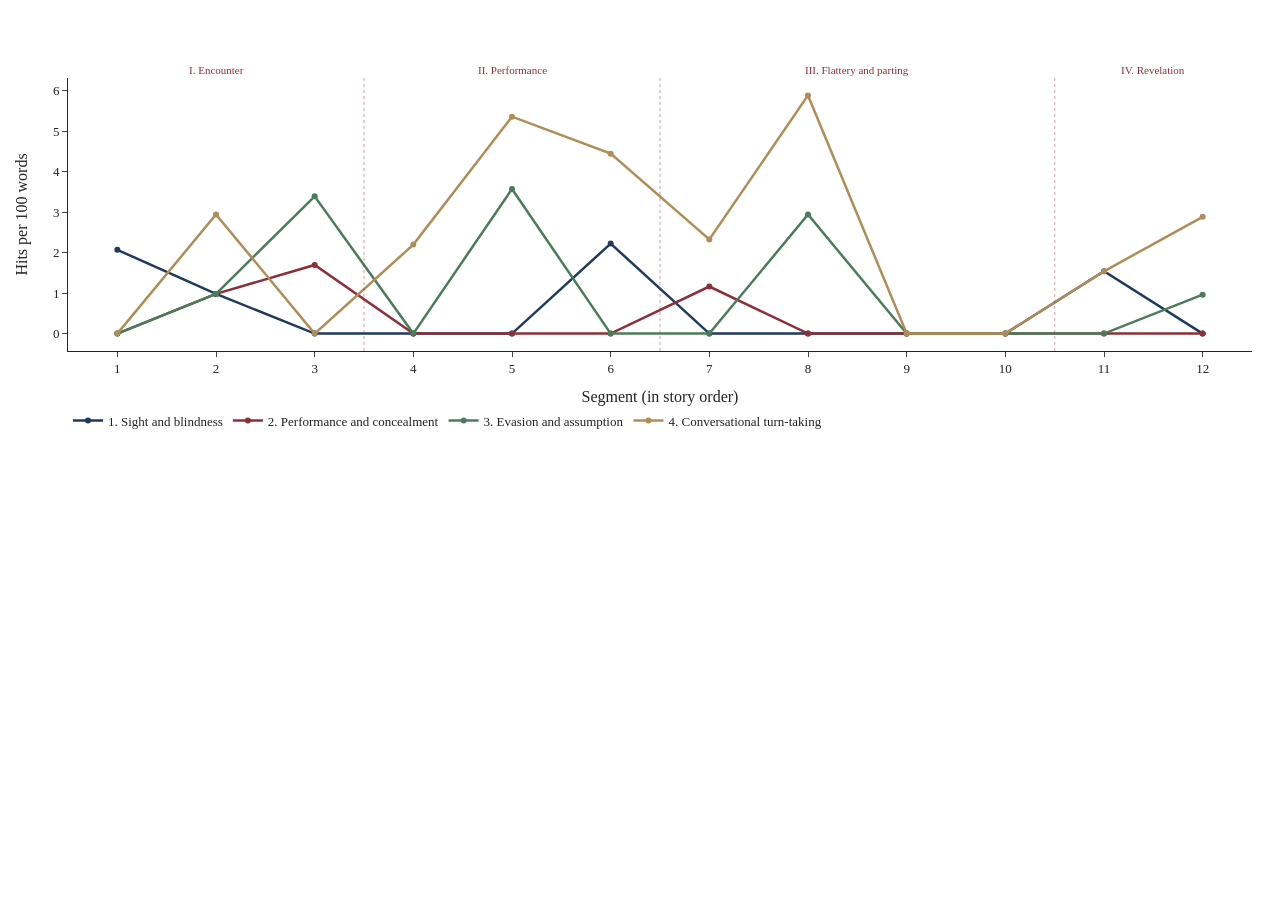
<file: fig4_timeline.html>
<html>
<head><meta charset="utf-8" /></head>
<body>
    <div>                        <script type="text/javascript">window.PlotlyConfig = {MathJaxConfig: 'local'};</script>
        <script charset="utf-8" src="https://cdn.plot.ly/plotly-2.35.2.min.js"></script>                <div id="5ed6beb4-1608-489a-b4c1-9f605bc95b90" class="plotly-graph-div" style="height:440px; width:100%;"></div>            <script type="text/javascript">                                    window.PLOTLYENV=window.PLOTLYENV || {};                                    if (document.getElementById("5ed6beb4-1608-489a-b4c1-9f605bc95b90")) {                    Plotly.newPlot(                        "5ed6beb4-1608-489a-b4c1-9f605bc95b90",                        [{"customdata":[[3,145,"The girl boards and the narrator is blind"],[1,102,"First words: who saw whom"],[0,59,"The resolve to hide, and the aunt at Saharanpur"],[0,91,"Mussoorie remembered, and the mistake"],[0,56,"\"What is it like outside?\""],[2,90,"At the window: the pretence of looking"],[0,86,"Silence, then \"an interesting face\""],[0,68,"Gallant and serious, and the journey's end"],[0,79,"Listening to her voice and wondering about her hair"],[0,89,"The station, goodbye and the perfume"],[2,130,"A new passenger and the guessing game"],[0,104,"The revelation"]],"hovertemplate":"Segment %{x}: %{customdata[2]}\u003cbr\u003e1. Sight and blindness\u003cbr\u003e%{y:.2f} per 100 words\u003cbr\u003e(%{customdata[0]} hits in %{customdata[1]} words)\u003cextra\u003e\u003c\u002fextra\u003e","line":{"color":"#1f3a5f","width":2.5},"mode":"lines+markers","name":"1. Sight and blindness","x":[1,2,3,4,5,6,7,8,9,10,11,12],"y":[2.0689655172413794,0.9803921568627451,0.0,0.0,0.0,2.2222222222222223,0.0,0.0,0.0,0.0,1.5384615384615385,0.0],"type":"scatter"},{"customdata":[[0,145,"The girl boards and the narrator is blind"],[1,102,"First words: who saw whom"],[1,59,"The resolve to hide, and the aunt at Saharanpur"],[0,91,"Mussoorie remembered, and the mistake"],[0,56,"\"What is it like outside?\""],[0,90,"At the window: the pretence of looking"],[1,86,"Silence, then \"an interesting face\""],[0,68,"Gallant and serious, and the journey's end"],[0,79,"Listening to her voice and wondering about her hair"],[0,89,"The station, goodbye and the perfume"],[0,130,"A new passenger and the guessing game"],[0,104,"The revelation"]],"hovertemplate":"Segment %{x}: %{customdata[2]}\u003cbr\u003e2. Performance and concealment\u003cbr\u003e%{y:.2f} per 100 words\u003cbr\u003e(%{customdata[0]} hits in %{customdata[1]} words)\u003cextra\u003e\u003c\u002fextra\u003e","line":{"color":"#8c2f39","width":2.5},"mode":"lines+markers","name":"2. Performance and concealment","x":[1,2,3,4,5,6,7,8,9,10,11,12],"y":[0.0,0.9803921568627451,1.694915254237288,0.0,0.0,0.0,1.1627906976744187,0.0,0.0,0.0,0.0,0.0],"type":"scatter"},{"customdata":[[0,145,"The girl boards and the narrator is blind"],[1,102,"First words: who saw whom"],[2,59,"The resolve to hide, and the aunt at Saharanpur"],[0,91,"Mussoorie remembered, and the mistake"],[2,56,"\"What is it like outside?\""],[0,90,"At the window: the pretence of looking"],[0,86,"Silence, then \"an interesting face\""],[2,68,"Gallant and serious, and the journey's end"],[0,79,"Listening to her voice and wondering about her hair"],[0,89,"The station, goodbye and the perfume"],[0,130,"A new passenger and the guessing game"],[1,104,"The revelation"]],"hovertemplate":"Segment %{x}: %{customdata[2]}\u003cbr\u003e3. Evasion and assumption\u003cbr\u003e%{y:.2f} per 100 words\u003cbr\u003e(%{customdata[0]} hits in %{customdata[1]} words)\u003cextra\u003e\u003c\u002fextra\u003e","line":{"color":"#4a7c59","width":2.5},"mode":"lines+markers","name":"3. Evasion and assumption","x":[1,2,3,4,5,6,7,8,9,10,11,12],"y":[0.0,0.9803921568627451,3.389830508474576,0.0,3.571428571428571,0.0,0.0,2.941176470588235,0.0,0.0,0.0,0.9615384615384616],"type":"scatter"},{"customdata":[[0,145,"The girl boards and the narrator is blind"],[3,102,"First words: who saw whom"],[0,59,"The resolve to hide, and the aunt at Saharanpur"],[2,91,"Mussoorie remembered, and the mistake"],[3,56,"\"What is it like outside?\""],[4,90,"At the window: the pretence of looking"],[2,86,"Silence, then \"an interesting face\""],[4,68,"Gallant and serious, and the journey's end"],[0,79,"Listening to her voice and wondering about her hair"],[0,89,"The station, goodbye and the perfume"],[2,130,"A new passenger and the guessing game"],[3,104,"The revelation"]],"hovertemplate":"Segment %{x}: %{customdata[2]}\u003cbr\u003e4. Conversational turn-taking\u003cbr\u003e%{y:.2f} per 100 words\u003cbr\u003e(%{customdata[0]} hits in %{customdata[1]} words)\u003cextra\u003e\u003c\u002fextra\u003e","line":{"color":"#b08d57","width":2.5},"mode":"lines+markers","name":"4. Conversational turn-taking","x":[1,2,3,4,5,6,7,8,9,10,11,12],"y":[0.0,2.941176470588235,0.0,2.197802197802198,5.357142857142857,4.444444444444445,2.3255813953488373,5.88235294117647,0.0,0.0,1.5384615384615385,2.8846153846153846],"type":"scatter"}],                        {"template":{"data":{"barpolar":[{"marker":{"line":{"color":"white","width":0.5},"pattern":{"fillmode":"overlay","size":10,"solidity":0.2}},"type":"barpolar"}],"bar":[{"error_x":{"color":"rgb(36,36,36)"},"error_y":{"color":"rgb(36,36,36)"},"marker":{"line":{"color":"white","width":0.5},"pattern":{"fillmode":"overlay","size":10,"solidity":0.2}},"type":"bar"}],"carpet":[{"aaxis":{"endlinecolor":"rgb(36,36,36)","gridcolor":"white","linecolor":"white","minorgridcolor":"white","startlinecolor":"rgb(36,36,36)"},"baxis":{"endlinecolor":"rgb(36,36,36)","gridcolor":"white","linecolor":"white","minorgridcolor":"white","startlinecolor":"rgb(36,36,36)"},"type":"carpet"}],"choropleth":[{"colorbar":{"outlinewidth":1,"tickcolor":"rgb(36,36,36)","ticks":"outside"},"type":"choropleth"}],"contourcarpet":[{"colorbar":{"outlinewidth":1,"tickcolor":"rgb(36,36,36)","ticks":"outside"},"type":"contourcarpet"}],"contour":[{"colorbar":{"outlinewidth":1,"tickcolor":"rgb(36,36,36)","ticks":"outside"},"colorscale":[[0.0,"#440154"],[0.1111111111111111,"#482878"],[0.2222222222222222,"#3e4989"],[0.3333333333333333,"#31688e"],[0.4444444444444444,"#26828e"],[0.5555555555555556,"#1f9e89"],[0.6666666666666666,"#35b779"],[0.7777777777777778,"#6ece58"],[0.8888888888888888,"#b5de2b"],[1.0,"#fde725"]],"type":"contour"}],"heatmapgl":[{"colorbar":{"outlinewidth":1,"tickcolor":"rgb(36,36,36)","ticks":"outside"},"colorscale":[[0.0,"#440154"],[0.1111111111111111,"#482878"],[0.2222222222222222,"#3e4989"],[0.3333333333333333,"#31688e"],[0.4444444444444444,"#26828e"],[0.5555555555555556,"#1f9e89"],[0.6666666666666666,"#35b779"],[0.7777777777777778,"#6ece58"],[0.8888888888888888,"#b5de2b"],[1.0,"#fde725"]],"type":"heatmapgl"}],"heatmap":[{"colorbar":{"outlinewidth":1,"tickcolor":"rgb(36,36,36)","ticks":"outside"},"colorscale":[[0.0,"#440154"],[0.1111111111111111,"#482878"],[0.2222222222222222,"#3e4989"],[0.3333333333333333,"#31688e"],[0.4444444444444444,"#26828e"],[0.5555555555555556,"#1f9e89"],[0.6666666666666666,"#35b779"],[0.7777777777777778,"#6ece58"],[0.8888888888888888,"#b5de2b"],[1.0,"#fde725"]],"type":"heatmap"}],"histogram2dcontour":[{"colorbar":{"outlinewidth":1,"tickcolor":"rgb(36,36,36)","ticks":"outside"},"colorscale":[[0.0,"#440154"],[0.1111111111111111,"#482878"],[0.2222222222222222,"#3e4989"],[0.3333333333333333,"#31688e"],[0.4444444444444444,"#26828e"],[0.5555555555555556,"#1f9e89"],[0.6666666666666666,"#35b779"],[0.7777777777777778,"#6ece58"],[0.8888888888888888,"#b5de2b"],[1.0,"#fde725"]],"type":"histogram2dcontour"}],"histogram2d":[{"colorbar":{"outlinewidth":1,"tickcolor":"rgb(36,36,36)","ticks":"outside"},"colorscale":[[0.0,"#440154"],[0.1111111111111111,"#482878"],[0.2222222222222222,"#3e4989"],[0.3333333333333333,"#31688e"],[0.4444444444444444,"#26828e"],[0.5555555555555556,"#1f9e89"],[0.6666666666666666,"#35b779"],[0.7777777777777778,"#6ece58"],[0.8888888888888888,"#b5de2b"],[1.0,"#fde725"]],"type":"histogram2d"}],"histogram":[{"marker":{"line":{"color":"white","width":0.6}},"type":"histogram"}],"mesh3d":[{"colorbar":{"outlinewidth":1,"tickcolor":"rgb(36,36,36)","ticks":"outside"},"type":"mesh3d"}],"parcoords":[{"line":{"colorbar":{"outlinewidth":1,"tickcolor":"rgb(36,36,36)","ticks":"outside"}},"type":"parcoords"}],"pie":[{"automargin":true,"type":"pie"}],"scatter3d":[{"line":{"colorbar":{"outlinewidth":1,"tickcolor":"rgb(36,36,36)","ticks":"outside"}},"marker":{"colorbar":{"outlinewidth":1,"tickcolor":"rgb(36,36,36)","ticks":"outside"}},"type":"scatter3d"}],"scattercarpet":[{"marker":{"colorbar":{"outlinewidth":1,"tickcolor":"rgb(36,36,36)","ticks":"outside"}},"type":"scattercarpet"}],"scattergeo":[{"marker":{"colorbar":{"outlinewidth":1,"tickcolor":"rgb(36,36,36)","ticks":"outside"}},"type":"scattergeo"}],"scattergl":[{"marker":{"colorbar":{"outlinewidth":1,"tickcolor":"rgb(36,36,36)","ticks":"outside"}},"type":"scattergl"}],"scattermapbox":[{"marker":{"colorbar":{"outlinewidth":1,"tickcolor":"rgb(36,36,36)","ticks":"outside"}},"type":"scattermapbox"}],"scatterpolargl":[{"marker":{"colorbar":{"outlinewidth":1,"tickcolor":"rgb(36,36,36)","ticks":"outside"}},"type":"scatterpolargl"}],"scatterpolar":[{"marker":{"colorbar":{"outlinewidth":1,"tickcolor":"rgb(36,36,36)","ticks":"outside"}},"type":"scatterpolar"}],"scatter":[{"fillpattern":{"fillmode":"overlay","size":10,"solidity":0.2},"type":"scatter"}],"scatterternary":[{"marker":{"colorbar":{"outlinewidth":1,"tickcolor":"rgb(36,36,36)","ticks":"outside"}},"type":"scatterternary"}],"surface":[{"colorbar":{"outlinewidth":1,"tickcolor":"rgb(36,36,36)","ticks":"outside"},"colorscale":[[0.0,"#440154"],[0.1111111111111111,"#482878"],[0.2222222222222222,"#3e4989"],[0.3333333333333333,"#31688e"],[0.4444444444444444,"#26828e"],[0.5555555555555556,"#1f9e89"],[0.6666666666666666,"#35b779"],[0.7777777777777778,"#6ece58"],[0.8888888888888888,"#b5de2b"],[1.0,"#fde725"]],"type":"surface"}],"table":[{"cells":{"fill":{"color":"rgb(237,237,237)"},"line":{"color":"white"}},"header":{"fill":{"color":"rgb(217,217,217)"},"line":{"color":"white"}},"type":"table"}]},"layout":{"annotationdefaults":{"arrowhead":0,"arrowwidth":1},"autotypenumbers":"strict","coloraxis":{"colorbar":{"outlinewidth":1,"tickcolor":"rgb(36,36,36)","ticks":"outside"}},"colorscale":{"diverging":[[0.0,"rgb(103,0,31)"],[0.1,"rgb(178,24,43)"],[0.2,"rgb(214,96,77)"],[0.3,"rgb(244,165,130)"],[0.4,"rgb(253,219,199)"],[0.5,"rgb(247,247,247)"],[0.6,"rgb(209,229,240)"],[0.7,"rgb(146,197,222)"],[0.8,"rgb(67,147,195)"],[0.9,"rgb(33,102,172)"],[1.0,"rgb(5,48,97)"]],"sequential":[[0.0,"#440154"],[0.1111111111111111,"#482878"],[0.2222222222222222,"#3e4989"],[0.3333333333333333,"#31688e"],[0.4444444444444444,"#26828e"],[0.5555555555555556,"#1f9e89"],[0.6666666666666666,"#35b779"],[0.7777777777777778,"#6ece58"],[0.8888888888888888,"#b5de2b"],[1.0,"#fde725"]],"sequentialminus":[[0.0,"#440154"],[0.1111111111111111,"#482878"],[0.2222222222222222,"#3e4989"],[0.3333333333333333,"#31688e"],[0.4444444444444444,"#26828e"],[0.5555555555555556,"#1f9e89"],[0.6666666666666666,"#35b779"],[0.7777777777777778,"#6ece58"],[0.8888888888888888,"#b5de2b"],[1.0,"#fde725"]]},"colorway":["#1F77B4","#FF7F0E","#2CA02C","#D62728","#9467BD","#8C564B","#E377C2","#7F7F7F","#BCBD22","#17BECF"],"font":{"color":"rgb(36,36,36)"},"geo":{"bgcolor":"white","lakecolor":"white","landcolor":"white","showlakes":true,"showland":true,"subunitcolor":"white"},"hoverlabel":{"align":"left"},"hovermode":"closest","mapbox":{"style":"light"},"paper_bgcolor":"white","plot_bgcolor":"white","polar":{"angularaxis":{"gridcolor":"rgb(232,232,232)","linecolor":"rgb(36,36,36)","showgrid":false,"showline":true,"ticks":"outside"},"bgcolor":"white","radialaxis":{"gridcolor":"rgb(232,232,232)","linecolor":"rgb(36,36,36)","showgrid":false,"showline":true,"ticks":"outside"}},"scene":{"xaxis":{"backgroundcolor":"white","gridcolor":"rgb(232,232,232)","gridwidth":2,"linecolor":"rgb(36,36,36)","showbackground":true,"showgrid":false,"showline":true,"ticks":"outside","zeroline":false,"zerolinecolor":"rgb(36,36,36)"},"yaxis":{"backgroundcolor":"white","gridcolor":"rgb(232,232,232)","gridwidth":2,"linecolor":"rgb(36,36,36)","showbackground":true,"showgrid":false,"showline":true,"ticks":"outside","zeroline":false,"zerolinecolor":"rgb(36,36,36)"},"zaxis":{"backgroundcolor":"white","gridcolor":"rgb(232,232,232)","gridwidth":2,"linecolor":"rgb(36,36,36)","showbackground":true,"showgrid":false,"showline":true,"ticks":"outside","zeroline":false,"zerolinecolor":"rgb(36,36,36)"}},"shapedefaults":{"fillcolor":"black","line":{"width":0},"opacity":0.3},"ternary":{"aaxis":{"gridcolor":"rgb(232,232,232)","linecolor":"rgb(36,36,36)","showgrid":false,"showline":true,"ticks":"outside"},"baxis":{"gridcolor":"rgb(232,232,232)","linecolor":"rgb(36,36,36)","showgrid":false,"showline":true,"ticks":"outside"},"bgcolor":"white","caxis":{"gridcolor":"rgb(232,232,232)","linecolor":"rgb(36,36,36)","showgrid":false,"showline":true,"ticks":"outside"}},"title":{"x":0.05},"xaxis":{"automargin":true,"gridcolor":"rgb(232,232,232)","linecolor":"rgb(36,36,36)","showgrid":false,"showline":true,"ticks":"outside","title":{"standoff":15},"zeroline":false,"zerolinecolor":"rgb(36,36,36)"},"yaxis":{"automargin":true,"gridcolor":"rgb(232,232,232)","linecolor":"rgb(36,36,36)","showgrid":false,"showline":true,"ticks":"outside","title":{"standoff":15},"zeroline":false,"zerolinecolor":"rgb(36,36,36)"}}},"margin":{"l":60,"r":20,"t":70,"b":50},"font":{"family":"Georgia, 'Times New Roman', serif","size":13,"color":"#222"},"hoverlabel":{"font":{"family":"Georgia, 'Times New Roman', serif"},"bgcolor":"white","align":"left"},"legend":{"orientation":"h","y":-0.2},"height":440,"yaxis":{"title":{"text":"Hits per 100 words"}},"xaxis":{"title":{"text":"Segment (in story order)"},"dtick":1,"range":[0.5,12.5]},"annotations":[{"font":{"color":"#8c2f39","size":11},"showarrow":false,"text":"I. Encounter","x":2.0,"y":1.0,"yanchor":"bottom","yref":"paper"},{"font":{"color":"#8c2f39","size":11},"showarrow":false,"text":"II. Performance","x":5.0,"y":1.0,"yanchor":"bottom","yref":"paper"},{"font":{"color":"#8c2f39","size":11},"showarrow":false,"text":"III. Flattery and parting","x":8.5,"y":1.0,"yanchor":"bottom","yref":"paper"},{"font":{"color":"#8c2f39","size":11},"showarrow":false,"text":"IV. Revelation","x":11.5,"y":1.0,"yanchor":"bottom","yref":"paper"}],"shapes":[{"line":{"color":"#8c2f39","dash":"dot","width":1.5},"type":"line","x0":3.5,"x1":3.5,"xref":"x","y0":0,"y1":1,"yref":"y domain"},{"line":{"color":"#8c2f39","dash":"dot","width":1.5},"type":"line","x0":6.5,"x1":6.5,"xref":"x","y0":0,"y1":1,"yref":"y domain"},{"line":{"color":"#8c2f39","dash":"dot","width":1.5},"type":"line","x0":10.5,"x1":10.5,"xref":"x","y0":0,"y1":1,"yref":"y domain"}]},                        {"displaylogo": false, "toImageButtonOptions": {"format": "png", "scale": 3, "filename": "figure"}, "responsive": true}                    )                };                            </script>        </div>
</body>
</html>
</file>
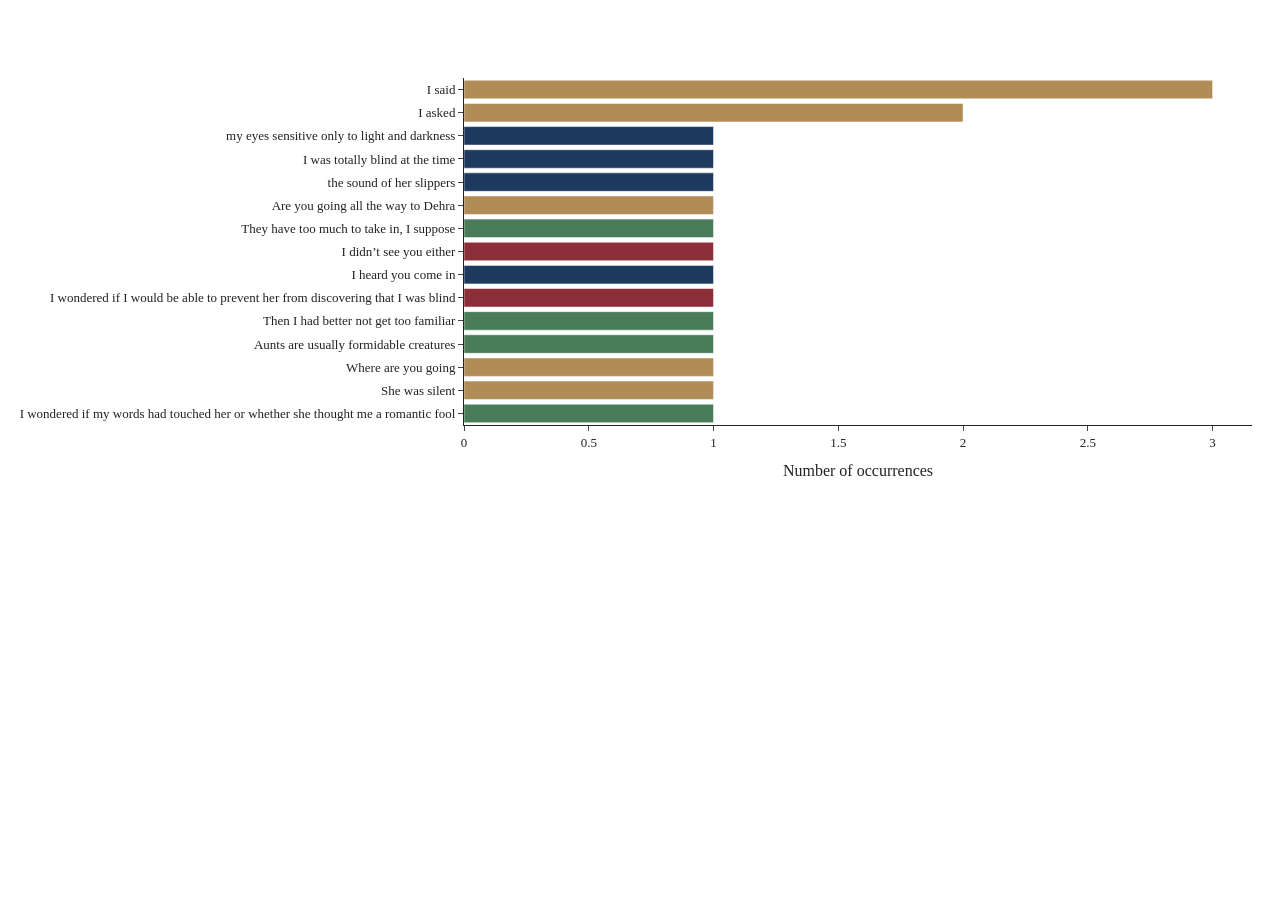
<file: fig5_top_phrases.html>
<html>
<head><meta charset="utf-8" /></head>
<body>
    <div>                        <script type="text/javascript">window.PlotlyConfig = {MathJaxConfig: 'local'};</script>
        <script charset="utf-8" src="https://cdn.plot.ly/plotly-2.35.2.min.js"></script>                <div id="d7f3b9d3-d357-4403-8db9-b571224aa38f" class="plotly-graph-div" style="height:480px; width:100%;"></div>            <script type="text/javascript">                                    window.PLOTLYENV=window.PLOTLYENV || {};                                    if (document.getElementById("d7f3b9d3-d357-4403-8db9-b571224aa38f")) {                    Plotly.newPlot(                        "d7f3b9d3-d357-4403-8db9-b571224aa38f",                        [{"hovertemplate":"%{y}: %{x} hit(s)\u003cextra\u003e\u003c\u002fextra\u003e","marker":{"color":["#4a7c59","#b08d57","#b08d57","#4a7c59","#4a7c59","#8c2f39","#1f3a5f","#8c2f39","#4a7c59","#b08d57","#1f3a5f","#1f3a5f","#1f3a5f","#b08d57","#b08d57"]},"orientation":"h","x":[1,1,1,1,1,1,1,1,1,1,1,1,1,2,3],"y":["I wondered if my words had touched her or whether she thought me a romantic fool","She was silent","Where are you going","Aunts are usually formidable creatures","Then I had better not get too familiar","I wondered if I would be able to prevent her from discovering that I was blind","I heard you come in","I didn’t see you either","They have too much to take in, I suppose","Are you going all the way to Dehra","the sound of her slippers","I was totally blind at the time","my eyes sensitive only to light and darkness","I asked","I said"],"type":"bar"}],                        {"template":{"data":{"barpolar":[{"marker":{"line":{"color":"white","width":0.5},"pattern":{"fillmode":"overlay","size":10,"solidity":0.2}},"type":"barpolar"}],"bar":[{"error_x":{"color":"rgb(36,36,36)"},"error_y":{"color":"rgb(36,36,36)"},"marker":{"line":{"color":"white","width":0.5},"pattern":{"fillmode":"overlay","size":10,"solidity":0.2}},"type":"bar"}],"carpet":[{"aaxis":{"endlinecolor":"rgb(36,36,36)","gridcolor":"white","linecolor":"white","minorgridcolor":"white","startlinecolor":"rgb(36,36,36)"},"baxis":{"endlinecolor":"rgb(36,36,36)","gridcolor":"white","linecolor":"white","minorgridcolor":"white","startlinecolor":"rgb(36,36,36)"},"type":"carpet"}],"choropleth":[{"colorbar":{"outlinewidth":1,"tickcolor":"rgb(36,36,36)","ticks":"outside"},"type":"choropleth"}],"contourcarpet":[{"colorbar":{"outlinewidth":1,"tickcolor":"rgb(36,36,36)","ticks":"outside"},"type":"contourcarpet"}],"contour":[{"colorbar":{"outlinewidth":1,"tickcolor":"rgb(36,36,36)","ticks":"outside"},"colorscale":[[0.0,"#440154"],[0.1111111111111111,"#482878"],[0.2222222222222222,"#3e4989"],[0.3333333333333333,"#31688e"],[0.4444444444444444,"#26828e"],[0.5555555555555556,"#1f9e89"],[0.6666666666666666,"#35b779"],[0.7777777777777778,"#6ece58"],[0.8888888888888888,"#b5de2b"],[1.0,"#fde725"]],"type":"contour"}],"heatmapgl":[{"colorbar":{"outlinewidth":1,"tickcolor":"rgb(36,36,36)","ticks":"outside"},"colorscale":[[0.0,"#440154"],[0.1111111111111111,"#482878"],[0.2222222222222222,"#3e4989"],[0.3333333333333333,"#31688e"],[0.4444444444444444,"#26828e"],[0.5555555555555556,"#1f9e89"],[0.6666666666666666,"#35b779"],[0.7777777777777778,"#6ece58"],[0.8888888888888888,"#b5de2b"],[1.0,"#fde725"]],"type":"heatmapgl"}],"heatmap":[{"colorbar":{"outlinewidth":1,"tickcolor":"rgb(36,36,36)","ticks":"outside"},"colorscale":[[0.0,"#440154"],[0.1111111111111111,"#482878"],[0.2222222222222222,"#3e4989"],[0.3333333333333333,"#31688e"],[0.4444444444444444,"#26828e"],[0.5555555555555556,"#1f9e89"],[0.6666666666666666,"#35b779"],[0.7777777777777778,"#6ece58"],[0.8888888888888888,"#b5de2b"],[1.0,"#fde725"]],"type":"heatmap"}],"histogram2dcontour":[{"colorbar":{"outlinewidth":1,"tickcolor":"rgb(36,36,36)","ticks":"outside"},"colorscale":[[0.0,"#440154"],[0.1111111111111111,"#482878"],[0.2222222222222222,"#3e4989"],[0.3333333333333333,"#31688e"],[0.4444444444444444,"#26828e"],[0.5555555555555556,"#1f9e89"],[0.6666666666666666,"#35b779"],[0.7777777777777778,"#6ece58"],[0.8888888888888888,"#b5de2b"],[1.0,"#fde725"]],"type":"histogram2dcontour"}],"histogram2d":[{"colorbar":{"outlinewidth":1,"tickcolor":"rgb(36,36,36)","ticks":"outside"},"colorscale":[[0.0,"#440154"],[0.1111111111111111,"#482878"],[0.2222222222222222,"#3e4989"],[0.3333333333333333,"#31688e"],[0.4444444444444444,"#26828e"],[0.5555555555555556,"#1f9e89"],[0.6666666666666666,"#35b779"],[0.7777777777777778,"#6ece58"],[0.8888888888888888,"#b5de2b"],[1.0,"#fde725"]],"type":"histogram2d"}],"histogram":[{"marker":{"line":{"color":"white","width":0.6}},"type":"histogram"}],"mesh3d":[{"colorbar":{"outlinewidth":1,"tickcolor":"rgb(36,36,36)","ticks":"outside"},"type":"mesh3d"}],"parcoords":[{"line":{"colorbar":{"outlinewidth":1,"tickcolor":"rgb(36,36,36)","ticks":"outside"}},"type":"parcoords"}],"pie":[{"automargin":true,"type":"pie"}],"scatter3d":[{"line":{"colorbar":{"outlinewidth":1,"tickcolor":"rgb(36,36,36)","ticks":"outside"}},"marker":{"colorbar":{"outlinewidth":1,"tickcolor":"rgb(36,36,36)","ticks":"outside"}},"type":"scatter3d"}],"scattercarpet":[{"marker":{"colorbar":{"outlinewidth":1,"tickcolor":"rgb(36,36,36)","ticks":"outside"}},"type":"scattercarpet"}],"scattergeo":[{"marker":{"colorbar":{"outlinewidth":1,"tickcolor":"rgb(36,36,36)","ticks":"outside"}},"type":"scattergeo"}],"scattergl":[{"marker":{"colorbar":{"outlinewidth":1,"tickcolor":"rgb(36,36,36)","ticks":"outside"}},"type":"scattergl"}],"scattermapbox":[{"marker":{"colorbar":{"outlinewidth":1,"tickcolor":"rgb(36,36,36)","ticks":"outside"}},"type":"scattermapbox"}],"scatterpolargl":[{"marker":{"colorbar":{"outlinewidth":1,"tickcolor":"rgb(36,36,36)","ticks":"outside"}},"type":"scatterpolargl"}],"scatterpolar":[{"marker":{"colorbar":{"outlinewidth":1,"tickcolor":"rgb(36,36,36)","ticks":"outside"}},"type":"scatterpolar"}],"scatter":[{"fillpattern":{"fillmode":"overlay","size":10,"solidity":0.2},"type":"scatter"}],"scatterternary":[{"marker":{"colorbar":{"outlinewidth":1,"tickcolor":"rgb(36,36,36)","ticks":"outside"}},"type":"scatterternary"}],"surface":[{"colorbar":{"outlinewidth":1,"tickcolor":"rgb(36,36,36)","ticks":"outside"},"colorscale":[[0.0,"#440154"],[0.1111111111111111,"#482878"],[0.2222222222222222,"#3e4989"],[0.3333333333333333,"#31688e"],[0.4444444444444444,"#26828e"],[0.5555555555555556,"#1f9e89"],[0.6666666666666666,"#35b779"],[0.7777777777777778,"#6ece58"],[0.8888888888888888,"#b5de2b"],[1.0,"#fde725"]],"type":"surface"}],"table":[{"cells":{"fill":{"color":"rgb(237,237,237)"},"line":{"color":"white"}},"header":{"fill":{"color":"rgb(217,217,217)"},"line":{"color":"white"}},"type":"table"}]},"layout":{"annotationdefaults":{"arrowhead":0,"arrowwidth":1},"autotypenumbers":"strict","coloraxis":{"colorbar":{"outlinewidth":1,"tickcolor":"rgb(36,36,36)","ticks":"outside"}},"colorscale":{"diverging":[[0.0,"rgb(103,0,31)"],[0.1,"rgb(178,24,43)"],[0.2,"rgb(214,96,77)"],[0.3,"rgb(244,165,130)"],[0.4,"rgb(253,219,199)"],[0.5,"rgb(247,247,247)"],[0.6,"rgb(209,229,240)"],[0.7,"rgb(146,197,222)"],[0.8,"rgb(67,147,195)"],[0.9,"rgb(33,102,172)"],[1.0,"rgb(5,48,97)"]],"sequential":[[0.0,"#440154"],[0.1111111111111111,"#482878"],[0.2222222222222222,"#3e4989"],[0.3333333333333333,"#31688e"],[0.4444444444444444,"#26828e"],[0.5555555555555556,"#1f9e89"],[0.6666666666666666,"#35b779"],[0.7777777777777778,"#6ece58"],[0.8888888888888888,"#b5de2b"],[1.0,"#fde725"]],"sequentialminus":[[0.0,"#440154"],[0.1111111111111111,"#482878"],[0.2222222222222222,"#3e4989"],[0.3333333333333333,"#31688e"],[0.4444444444444444,"#26828e"],[0.5555555555555556,"#1f9e89"],[0.6666666666666666,"#35b779"],[0.7777777777777778,"#6ece58"],[0.8888888888888888,"#b5de2b"],[1.0,"#fde725"]]},"colorway":["#1F77B4","#FF7F0E","#2CA02C","#D62728","#9467BD","#8C564B","#E377C2","#7F7F7F","#BCBD22","#17BECF"],"font":{"color":"rgb(36,36,36)"},"geo":{"bgcolor":"white","lakecolor":"white","landcolor":"white","showlakes":true,"showland":true,"subunitcolor":"white"},"hoverlabel":{"align":"left"},"hovermode":"closest","mapbox":{"style":"light"},"paper_bgcolor":"white","plot_bgcolor":"white","polar":{"angularaxis":{"gridcolor":"rgb(232,232,232)","linecolor":"rgb(36,36,36)","showgrid":false,"showline":true,"ticks":"outside"},"bgcolor":"white","radialaxis":{"gridcolor":"rgb(232,232,232)","linecolor":"rgb(36,36,36)","showgrid":false,"showline":true,"ticks":"outside"}},"scene":{"xaxis":{"backgroundcolor":"white","gridcolor":"rgb(232,232,232)","gridwidth":2,"linecolor":"rgb(36,36,36)","showbackground":true,"showgrid":false,"showline":true,"ticks":"outside","zeroline":false,"zerolinecolor":"rgb(36,36,36)"},"yaxis":{"backgroundcolor":"white","gridcolor":"rgb(232,232,232)","gridwidth":2,"linecolor":"rgb(36,36,36)","showbackground":true,"showgrid":false,"showline":true,"ticks":"outside","zeroline":false,"zerolinecolor":"rgb(36,36,36)"},"zaxis":{"backgroundcolor":"white","gridcolor":"rgb(232,232,232)","gridwidth":2,"linecolor":"rgb(36,36,36)","showbackground":true,"showgrid":false,"showline":true,"ticks":"outside","zeroline":false,"zerolinecolor":"rgb(36,36,36)"}},"shapedefaults":{"fillcolor":"black","line":{"width":0},"opacity":0.3},"ternary":{"aaxis":{"gridcolor":"rgb(232,232,232)","linecolor":"rgb(36,36,36)","showgrid":false,"showline":true,"ticks":"outside"},"baxis":{"gridcolor":"rgb(232,232,232)","linecolor":"rgb(36,36,36)","showgrid":false,"showline":true,"ticks":"outside"},"bgcolor":"white","caxis":{"gridcolor":"rgb(232,232,232)","linecolor":"rgb(36,36,36)","showgrid":false,"showline":true,"ticks":"outside"}},"title":{"x":0.05},"xaxis":{"automargin":true,"gridcolor":"rgb(232,232,232)","linecolor":"rgb(36,36,36)","showgrid":false,"showline":true,"ticks":"outside","title":{"standoff":15},"zeroline":false,"zerolinecolor":"rgb(36,36,36)"},"yaxis":{"automargin":true,"gridcolor":"rgb(232,232,232)","linecolor":"rgb(36,36,36)","showgrid":false,"showline":true,"ticks":"outside","title":{"standoff":15},"zeroline":false,"zerolinecolor":"rgb(36,36,36)"}}},"margin":{"l":230,"r":20,"t":70,"b":50},"font":{"family":"Georgia, 'Times New Roman', serif","size":13,"color":"#222"},"hoverlabel":{"font":{"family":"Georgia, 'Times New Roman', serif"},"bgcolor":"white","align":"left"},"legend":{"orientation":"h","y":-0.2},"height":480,"xaxis":{"title":{"text":"Number of occurrences"}},"showlegend":false},                        {"displaylogo": false, "toImageButtonOptions": {"format": "png", "scale": 3, "filename": "figure"}, "responsive": true}                    )                };                            </script>        </div>
</body>
</html>
</file>
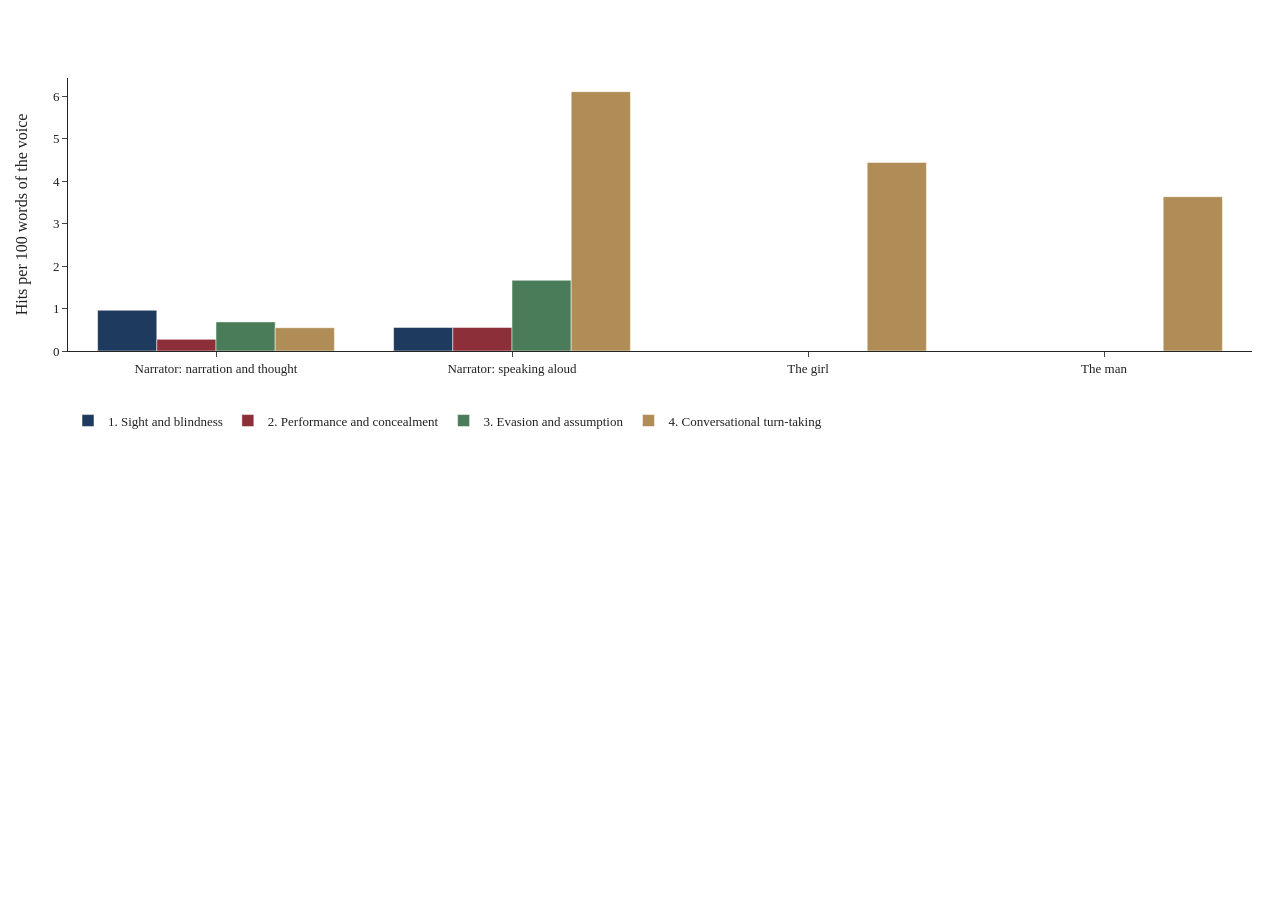
<file: fig6_voices.html>
<html>
<head><meta charset="utf-8" /></head>
<body>
    <div>                        <script type="text/javascript">window.PlotlyConfig = {MathJaxConfig: 'local'};</script>
        <script charset="utf-8" src="https://cdn.plot.ly/plotly-2.35.2.min.js"></script>                <div id="9e5009d4-bb3d-4e59-a09f-da950a855f6d" class="plotly-graph-div" style="height:440px; width:100%;"></div>            <script type="text/javascript">                                    window.PLOTLYENV=window.PLOTLYENV || {};                                    if (document.getElementById("9e5009d4-bb3d-4e59-a09f-da950a855f6d")) {                    Plotly.newPlot(                        "9e5009d4-bb3d-4e59-a09f-da950a855f6d",                        [{"customdata":[[7,729,"my eyes sensitive only to light and darkness ×1, I was totally blind at the time ×1, the sound of her slippers ×1, I heard the panting of the engine, the rumble of the wheels ×1, in my mind's eye I could see telegraph posts flashing by ×1, I wanted to raise my hand and touch her hair but she moved away ×1"],[1,180,"I heard you come in ×1"],[0,135,"none"],[0,55,"none"]],"hovertemplate":"%{x}\u003cbr\u003e1. Sight and blindness\u003cbr\u003e%{y:.2f} per 100 words of this voice\u003cbr\u003e(%{customdata[0]} hits in %{customdata[1]} words)\u003cbr\u003e%{customdata[2]}\u003cextra\u003e\u003c\u002fextra\u003e","marker":{"color":"#1f3a5f"},"name":"1. Sight and blindness","x":["Narrator: narration and thought","Narrator: speaking aloud","The girl","The man"],"y":[0.9602194787379973,0.5555555555555556,0.0,0.0],"type":"bar"},{"customdata":[[2,729,"I wondered if I would be able to prevent her from discovering that I was blind ×1, I knew that there were hardly any animals left in the forests near Dehra ×1"],[1,180,"I didn’t see you either ×1"],[0,135,"none"],[0,55,"none"]],"hovertemplate":"%{x}\u003cbr\u003e2. Performance and concealment\u003cbr\u003e%{y:.2f} per 100 words of this voice\u003cbr\u003e(%{customdata[0]} hits in %{customdata[1]} words)\u003cbr\u003e%{customdata[2]}\u003cextra\u003e\u003c\u002fextra\u003e","marker":{"color":"#8c2f39"},"name":"2. Performance and concealment","x":["Narrator: narration and thought","Narrator: speaking aloud","The girl","The man"],"y":[0.2743484224965706,0.5555555555555556,0.0,0.0],"type":"bar"},{"customdata":[[5,729,"They have too much to take in, I suppose ×1, I wondered if my words had touched her or whether she thought me a romantic fool ×1, Had she noticed already that I could not see ×1, Oh, so you do have a pretty face, thought I ×1, I thought, then, that I would try to laugh for her, but the thought of laughter only made me feel troubled and lonely ×1"],[3,180,"Then I had better not get too familiar ×1, Aunts are usually formidable creatures ×1, Can you tell me—did she keep her hair long or short ×1"],[0,135,"none"],[0,55,"none"]],"hovertemplate":"%{x}\u003cbr\u003e3. Evasion and assumption\u003cbr\u003e%{y:.2f} per 100 words of this voice\u003cbr\u003e(%{customdata[0]} hits in %{customdata[1]} words)\u003cbr\u003e%{customdata[2]}\u003cextra\u003e\u003c\u002fextra\u003e","marker":{"color":"#4a7c59"},"name":"3. Evasion and assumption","x":["Narrator: narration and thought","Narrator: speaking aloud","The girl","The man"],"y":[0.6858710562414266,1.6666666666666667,0.0,0.0],"type":"bar"},{"customdata":[[4,729,"She was silent ×1, I turned from the window and faced the girl and for a while we sat in silence ×1, There was some confusion in the doorway ×1, Then the door banged and the world was shut out again ×1"],[11,180,"I said ×3, I asked ×2, Are you going all the way to Dehra ×1, ‘What is it like outside?’ ×1, ‘Have you noticed,’ I ventured, ‘that the trees seem to be moving while we seem to be standing still?’ ×1, ‘You have an interesting face,’ I remarked ×1"],[6,135,"Where are you going ×1, ‘Why don’t you look out of the window?’ ×1, ‘That always happens,’ she said ×1, ‘Do you see any animals?’ ×1, ‘You are a very gallant young man,’ she said ×1, ‘But why are you so serious?’ ×1"],[2,55,"‘You must be disappointed,’ he said ×1, ‘I don’t remember,’ he said sounding puzzled ×1"]],"hovertemplate":"%{x}\u003cbr\u003e4. Conversational turn-taking\u003cbr\u003e%{y:.2f} per 100 words of this voice\u003cbr\u003e(%{customdata[0]} hits in %{customdata[1]} words)\u003cbr\u003e%{customdata[2]}\u003cextra\u003e\u003c\u002fextra\u003e","marker":{"color":"#b08d57"},"name":"4. Conversational turn-taking","x":["Narrator: narration and thought","Narrator: speaking aloud","The girl","The man"],"y":[0.5486968449931412,6.111111111111111,4.444444444444445,3.6363636363636362],"type":"bar"}],                        {"template":{"data":{"barpolar":[{"marker":{"line":{"color":"white","width":0.5},"pattern":{"fillmode":"overlay","size":10,"solidity":0.2}},"type":"barpolar"}],"bar":[{"error_x":{"color":"rgb(36,36,36)"},"error_y":{"color":"rgb(36,36,36)"},"marker":{"line":{"color":"white","width":0.5},"pattern":{"fillmode":"overlay","size":10,"solidity":0.2}},"type":"bar"}],"carpet":[{"aaxis":{"endlinecolor":"rgb(36,36,36)","gridcolor":"white","linecolor":"white","minorgridcolor":"white","startlinecolor":"rgb(36,36,36)"},"baxis":{"endlinecolor":"rgb(36,36,36)","gridcolor":"white","linecolor":"white","minorgridcolor":"white","startlinecolor":"rgb(36,36,36)"},"type":"carpet"}],"choropleth":[{"colorbar":{"outlinewidth":1,"tickcolor":"rgb(36,36,36)","ticks":"outside"},"type":"choropleth"}],"contourcarpet":[{"colorbar":{"outlinewidth":1,"tickcolor":"rgb(36,36,36)","ticks":"outside"},"type":"contourcarpet"}],"contour":[{"colorbar":{"outlinewidth":1,"tickcolor":"rgb(36,36,36)","ticks":"outside"},"colorscale":[[0.0,"#440154"],[0.1111111111111111,"#482878"],[0.2222222222222222,"#3e4989"],[0.3333333333333333,"#31688e"],[0.4444444444444444,"#26828e"],[0.5555555555555556,"#1f9e89"],[0.6666666666666666,"#35b779"],[0.7777777777777778,"#6ece58"],[0.8888888888888888,"#b5de2b"],[1.0,"#fde725"]],"type":"contour"}],"heatmapgl":[{"colorbar":{"outlinewidth":1,"tickcolor":"rgb(36,36,36)","ticks":"outside"},"colorscale":[[0.0,"#440154"],[0.1111111111111111,"#482878"],[0.2222222222222222,"#3e4989"],[0.3333333333333333,"#31688e"],[0.4444444444444444,"#26828e"],[0.5555555555555556,"#1f9e89"],[0.6666666666666666,"#35b779"],[0.7777777777777778,"#6ece58"],[0.8888888888888888,"#b5de2b"],[1.0,"#fde725"]],"type":"heatmapgl"}],"heatmap":[{"colorbar":{"outlinewidth":1,"tickcolor":"rgb(36,36,36)","ticks":"outside"},"colorscale":[[0.0,"#440154"],[0.1111111111111111,"#482878"],[0.2222222222222222,"#3e4989"],[0.3333333333333333,"#31688e"],[0.4444444444444444,"#26828e"],[0.5555555555555556,"#1f9e89"],[0.6666666666666666,"#35b779"],[0.7777777777777778,"#6ece58"],[0.8888888888888888,"#b5de2b"],[1.0,"#fde725"]],"type":"heatmap"}],"histogram2dcontour":[{"colorbar":{"outlinewidth":1,"tickcolor":"rgb(36,36,36)","ticks":"outside"},"colorscale":[[0.0,"#440154"],[0.1111111111111111,"#482878"],[0.2222222222222222,"#3e4989"],[0.3333333333333333,"#31688e"],[0.4444444444444444,"#26828e"],[0.5555555555555556,"#1f9e89"],[0.6666666666666666,"#35b779"],[0.7777777777777778,"#6ece58"],[0.8888888888888888,"#b5de2b"],[1.0,"#fde725"]],"type":"histogram2dcontour"}],"histogram2d":[{"colorbar":{"outlinewidth":1,"tickcolor":"rgb(36,36,36)","ticks":"outside"},"colorscale":[[0.0,"#440154"],[0.1111111111111111,"#482878"],[0.2222222222222222,"#3e4989"],[0.3333333333333333,"#31688e"],[0.4444444444444444,"#26828e"],[0.5555555555555556,"#1f9e89"],[0.6666666666666666,"#35b779"],[0.7777777777777778,"#6ece58"],[0.8888888888888888,"#b5de2b"],[1.0,"#fde725"]],"type":"histogram2d"}],"histogram":[{"marker":{"line":{"color":"white","width":0.6}},"type":"histogram"}],"mesh3d":[{"colorbar":{"outlinewidth":1,"tickcolor":"rgb(36,36,36)","ticks":"outside"},"type":"mesh3d"}],"parcoords":[{"line":{"colorbar":{"outlinewidth":1,"tickcolor":"rgb(36,36,36)","ticks":"outside"}},"type":"parcoords"}],"pie":[{"automargin":true,"type":"pie"}],"scatter3d":[{"line":{"colorbar":{"outlinewidth":1,"tickcolor":"rgb(36,36,36)","ticks":"outside"}},"marker":{"colorbar":{"outlinewidth":1,"tickcolor":"rgb(36,36,36)","ticks":"outside"}},"type":"scatter3d"}],"scattercarpet":[{"marker":{"colorbar":{"outlinewidth":1,"tickcolor":"rgb(36,36,36)","ticks":"outside"}},"type":"scattercarpet"}],"scattergeo":[{"marker":{"colorbar":{"outlinewidth":1,"tickcolor":"rgb(36,36,36)","ticks":"outside"}},"type":"scattergeo"}],"scattergl":[{"marker":{"colorbar":{"outlinewidth":1,"tickcolor":"rgb(36,36,36)","ticks":"outside"}},"type":"scattergl"}],"scattermapbox":[{"marker":{"colorbar":{"outlinewidth":1,"tickcolor":"rgb(36,36,36)","ticks":"outside"}},"type":"scattermapbox"}],"scatterpolargl":[{"marker":{"colorbar":{"outlinewidth":1,"tickcolor":"rgb(36,36,36)","ticks":"outside"}},"type":"scatterpolargl"}],"scatterpolar":[{"marker":{"colorbar":{"outlinewidth":1,"tickcolor":"rgb(36,36,36)","ticks":"outside"}},"type":"scatterpolar"}],"scatter":[{"fillpattern":{"fillmode":"overlay","size":10,"solidity":0.2},"type":"scatter"}],"scatterternary":[{"marker":{"colorbar":{"outlinewidth":1,"tickcolor":"rgb(36,36,36)","ticks":"outside"}},"type":"scatterternary"}],"surface":[{"colorbar":{"outlinewidth":1,"tickcolor":"rgb(36,36,36)","ticks":"outside"},"colorscale":[[0.0,"#440154"],[0.1111111111111111,"#482878"],[0.2222222222222222,"#3e4989"],[0.3333333333333333,"#31688e"],[0.4444444444444444,"#26828e"],[0.5555555555555556,"#1f9e89"],[0.6666666666666666,"#35b779"],[0.7777777777777778,"#6ece58"],[0.8888888888888888,"#b5de2b"],[1.0,"#fde725"]],"type":"surface"}],"table":[{"cells":{"fill":{"color":"rgb(237,237,237)"},"line":{"color":"white"}},"header":{"fill":{"color":"rgb(217,217,217)"},"line":{"color":"white"}},"type":"table"}]},"layout":{"annotationdefaults":{"arrowhead":0,"arrowwidth":1},"autotypenumbers":"strict","coloraxis":{"colorbar":{"outlinewidth":1,"tickcolor":"rgb(36,36,36)","ticks":"outside"}},"colorscale":{"diverging":[[0.0,"rgb(103,0,31)"],[0.1,"rgb(178,24,43)"],[0.2,"rgb(214,96,77)"],[0.3,"rgb(244,165,130)"],[0.4,"rgb(253,219,199)"],[0.5,"rgb(247,247,247)"],[0.6,"rgb(209,229,240)"],[0.7,"rgb(146,197,222)"],[0.8,"rgb(67,147,195)"],[0.9,"rgb(33,102,172)"],[1.0,"rgb(5,48,97)"]],"sequential":[[0.0,"#440154"],[0.1111111111111111,"#482878"],[0.2222222222222222,"#3e4989"],[0.3333333333333333,"#31688e"],[0.4444444444444444,"#26828e"],[0.5555555555555556,"#1f9e89"],[0.6666666666666666,"#35b779"],[0.7777777777777778,"#6ece58"],[0.8888888888888888,"#b5de2b"],[1.0,"#fde725"]],"sequentialminus":[[0.0,"#440154"],[0.1111111111111111,"#482878"],[0.2222222222222222,"#3e4989"],[0.3333333333333333,"#31688e"],[0.4444444444444444,"#26828e"],[0.5555555555555556,"#1f9e89"],[0.6666666666666666,"#35b779"],[0.7777777777777778,"#6ece58"],[0.8888888888888888,"#b5de2b"],[1.0,"#fde725"]]},"colorway":["#1F77B4","#FF7F0E","#2CA02C","#D62728","#9467BD","#8C564B","#E377C2","#7F7F7F","#BCBD22","#17BECF"],"font":{"color":"rgb(36,36,36)"},"geo":{"bgcolor":"white","lakecolor":"white","landcolor":"white","showlakes":true,"showland":true,"subunitcolor":"white"},"hoverlabel":{"align":"left"},"hovermode":"closest","mapbox":{"style":"light"},"paper_bgcolor":"white","plot_bgcolor":"white","polar":{"angularaxis":{"gridcolor":"rgb(232,232,232)","linecolor":"rgb(36,36,36)","showgrid":false,"showline":true,"ticks":"outside"},"bgcolor":"white","radialaxis":{"gridcolor":"rgb(232,232,232)","linecolor":"rgb(36,36,36)","showgrid":false,"showline":true,"ticks":"outside"}},"scene":{"xaxis":{"backgroundcolor":"white","gridcolor":"rgb(232,232,232)","gridwidth":2,"linecolor":"rgb(36,36,36)","showbackground":true,"showgrid":false,"showline":true,"ticks":"outside","zeroline":false,"zerolinecolor":"rgb(36,36,36)"},"yaxis":{"backgroundcolor":"white","gridcolor":"rgb(232,232,232)","gridwidth":2,"linecolor":"rgb(36,36,36)","showbackground":true,"showgrid":false,"showline":true,"ticks":"outside","zeroline":false,"zerolinecolor":"rgb(36,36,36)"},"zaxis":{"backgroundcolor":"white","gridcolor":"rgb(232,232,232)","gridwidth":2,"linecolor":"rgb(36,36,36)","showbackground":true,"showgrid":false,"showline":true,"ticks":"outside","zeroline":false,"zerolinecolor":"rgb(36,36,36)"}},"shapedefaults":{"fillcolor":"black","line":{"width":0},"opacity":0.3},"ternary":{"aaxis":{"gridcolor":"rgb(232,232,232)","linecolor":"rgb(36,36,36)","showgrid":false,"showline":true,"ticks":"outside"},"baxis":{"gridcolor":"rgb(232,232,232)","linecolor":"rgb(36,36,36)","showgrid":false,"showline":true,"ticks":"outside"},"bgcolor":"white","caxis":{"gridcolor":"rgb(232,232,232)","linecolor":"rgb(36,36,36)","showgrid":false,"showline":true,"ticks":"outside"}},"title":{"x":0.05},"xaxis":{"automargin":true,"gridcolor":"rgb(232,232,232)","linecolor":"rgb(36,36,36)","showgrid":false,"showline":true,"ticks":"outside","title":{"standoff":15},"zeroline":false,"zerolinecolor":"rgb(36,36,36)"},"yaxis":{"automargin":true,"gridcolor":"rgb(232,232,232)","linecolor":"rgb(36,36,36)","showgrid":false,"showline":true,"ticks":"outside","title":{"standoff":15},"zeroline":false,"zerolinecolor":"rgb(36,36,36)"}}},"margin":{"l":60,"r":20,"t":70,"b":50},"font":{"family":"Georgia, 'Times New Roman', serif","size":13,"color":"#222"},"hoverlabel":{"font":{"family":"Georgia, 'Times New Roman', serif"},"bgcolor":"white","align":"left"},"legend":{"orientation":"h","y":-0.2},"height":440,"barmode":"group","yaxis":{"title":{"text":"Hits per 100 words of the voice"}}},                        {"displaylogo": false, "toImageButtonOptions": {"format": "png", "scale": 3, "filename": "figure"}, "responsive": true}                    )                };                            </script>        </div>
</body>
</html>
</file>
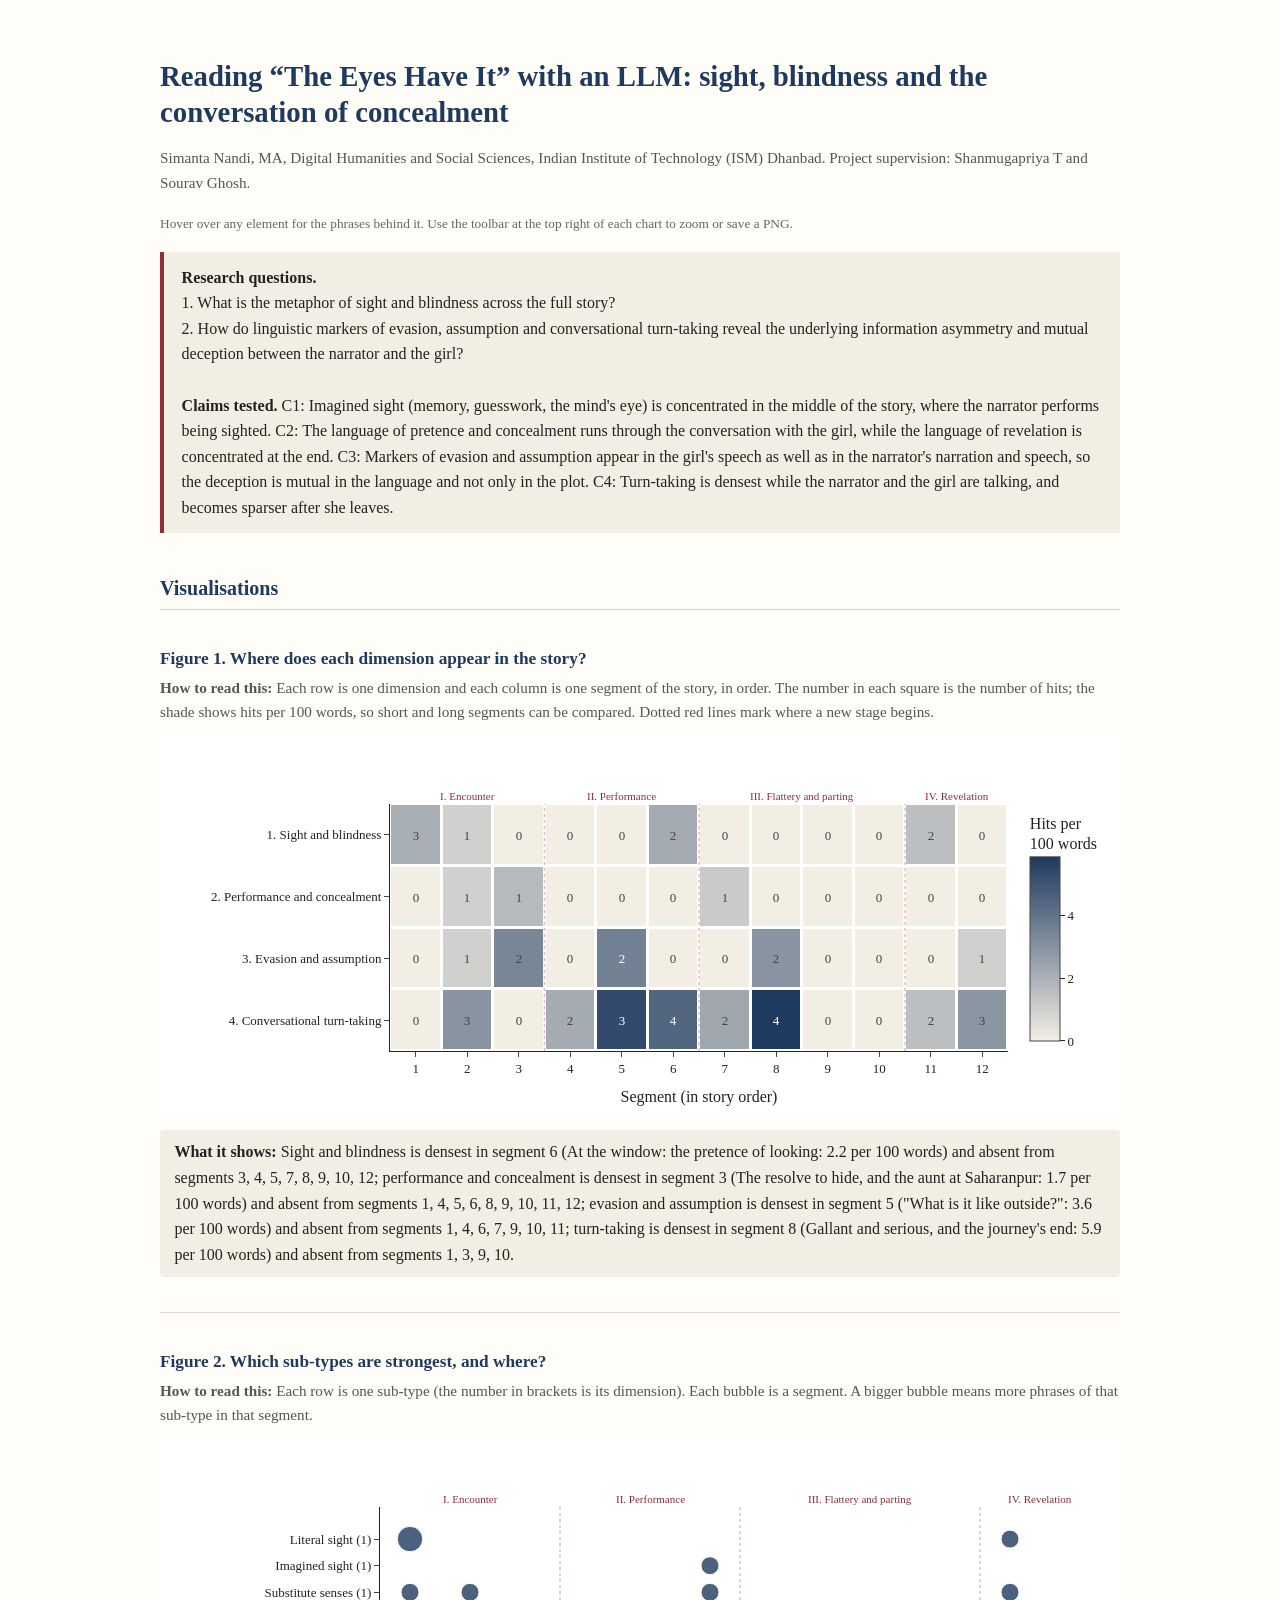
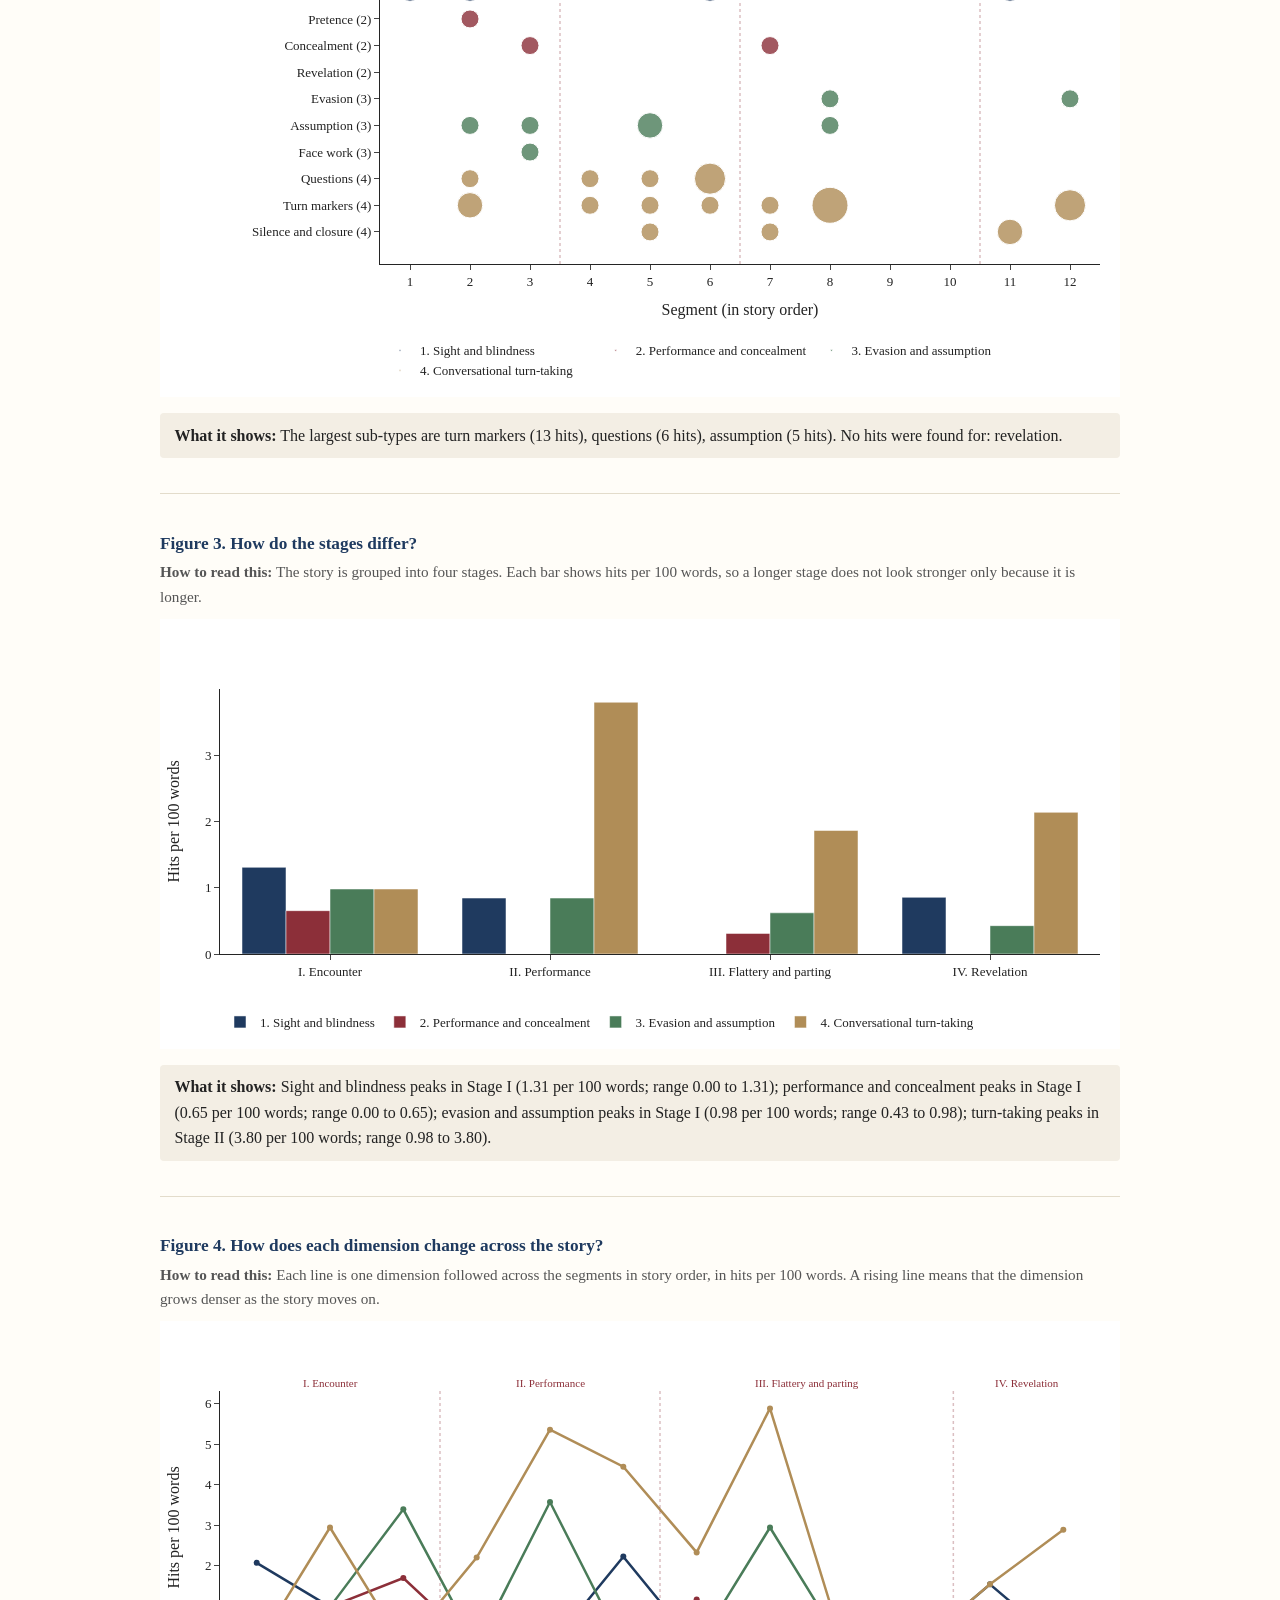
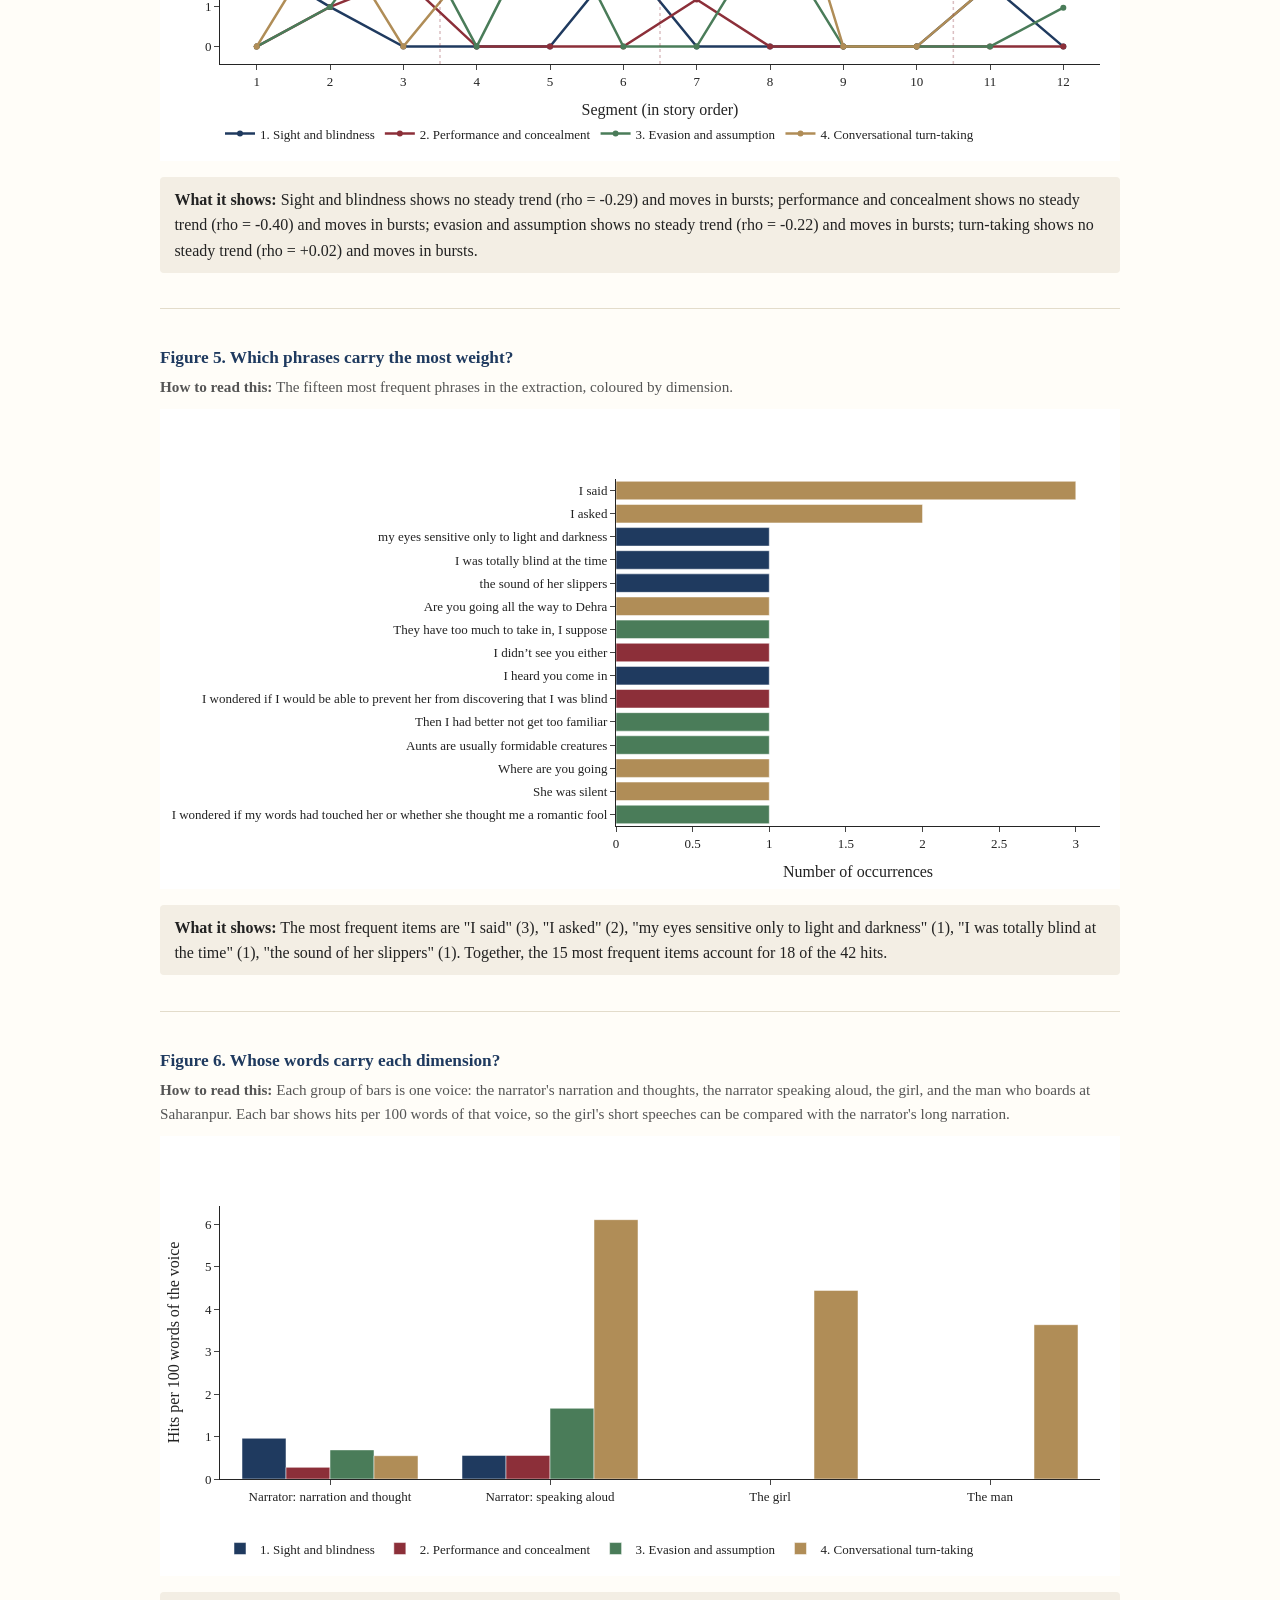
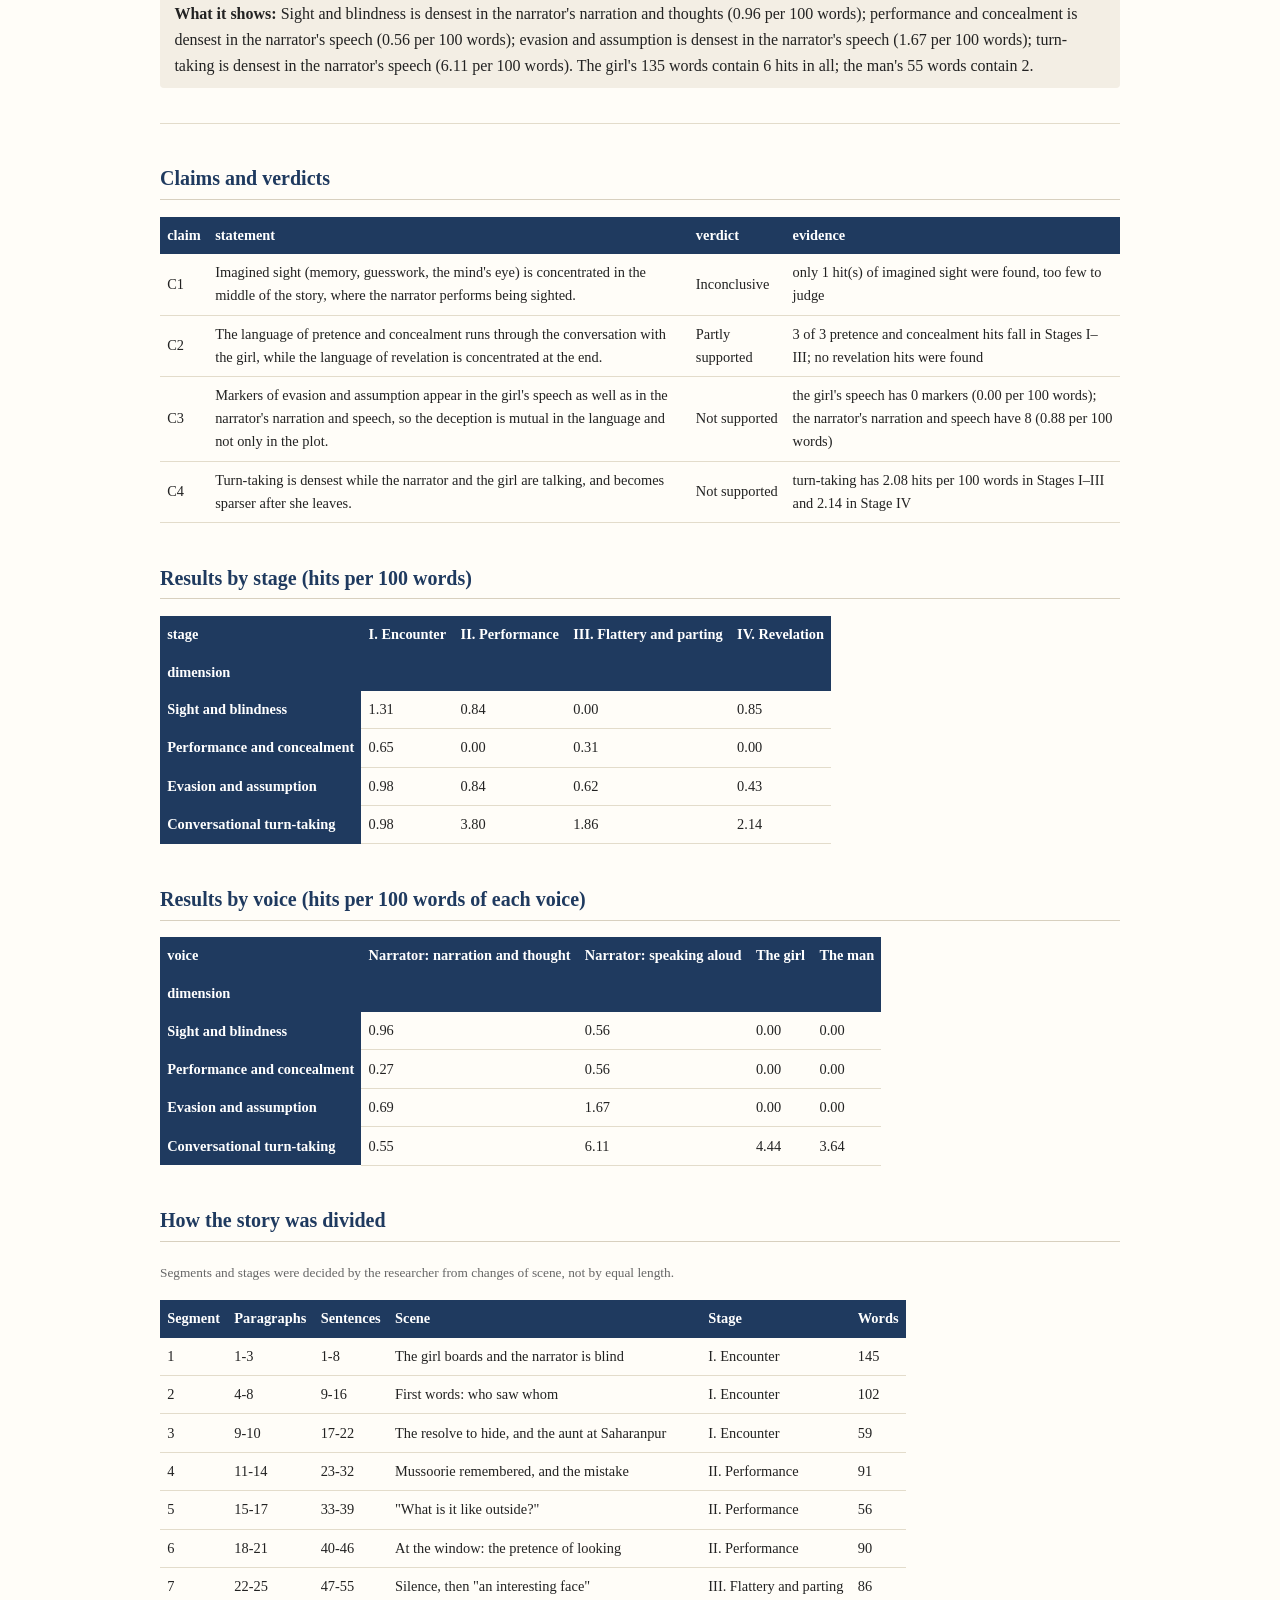
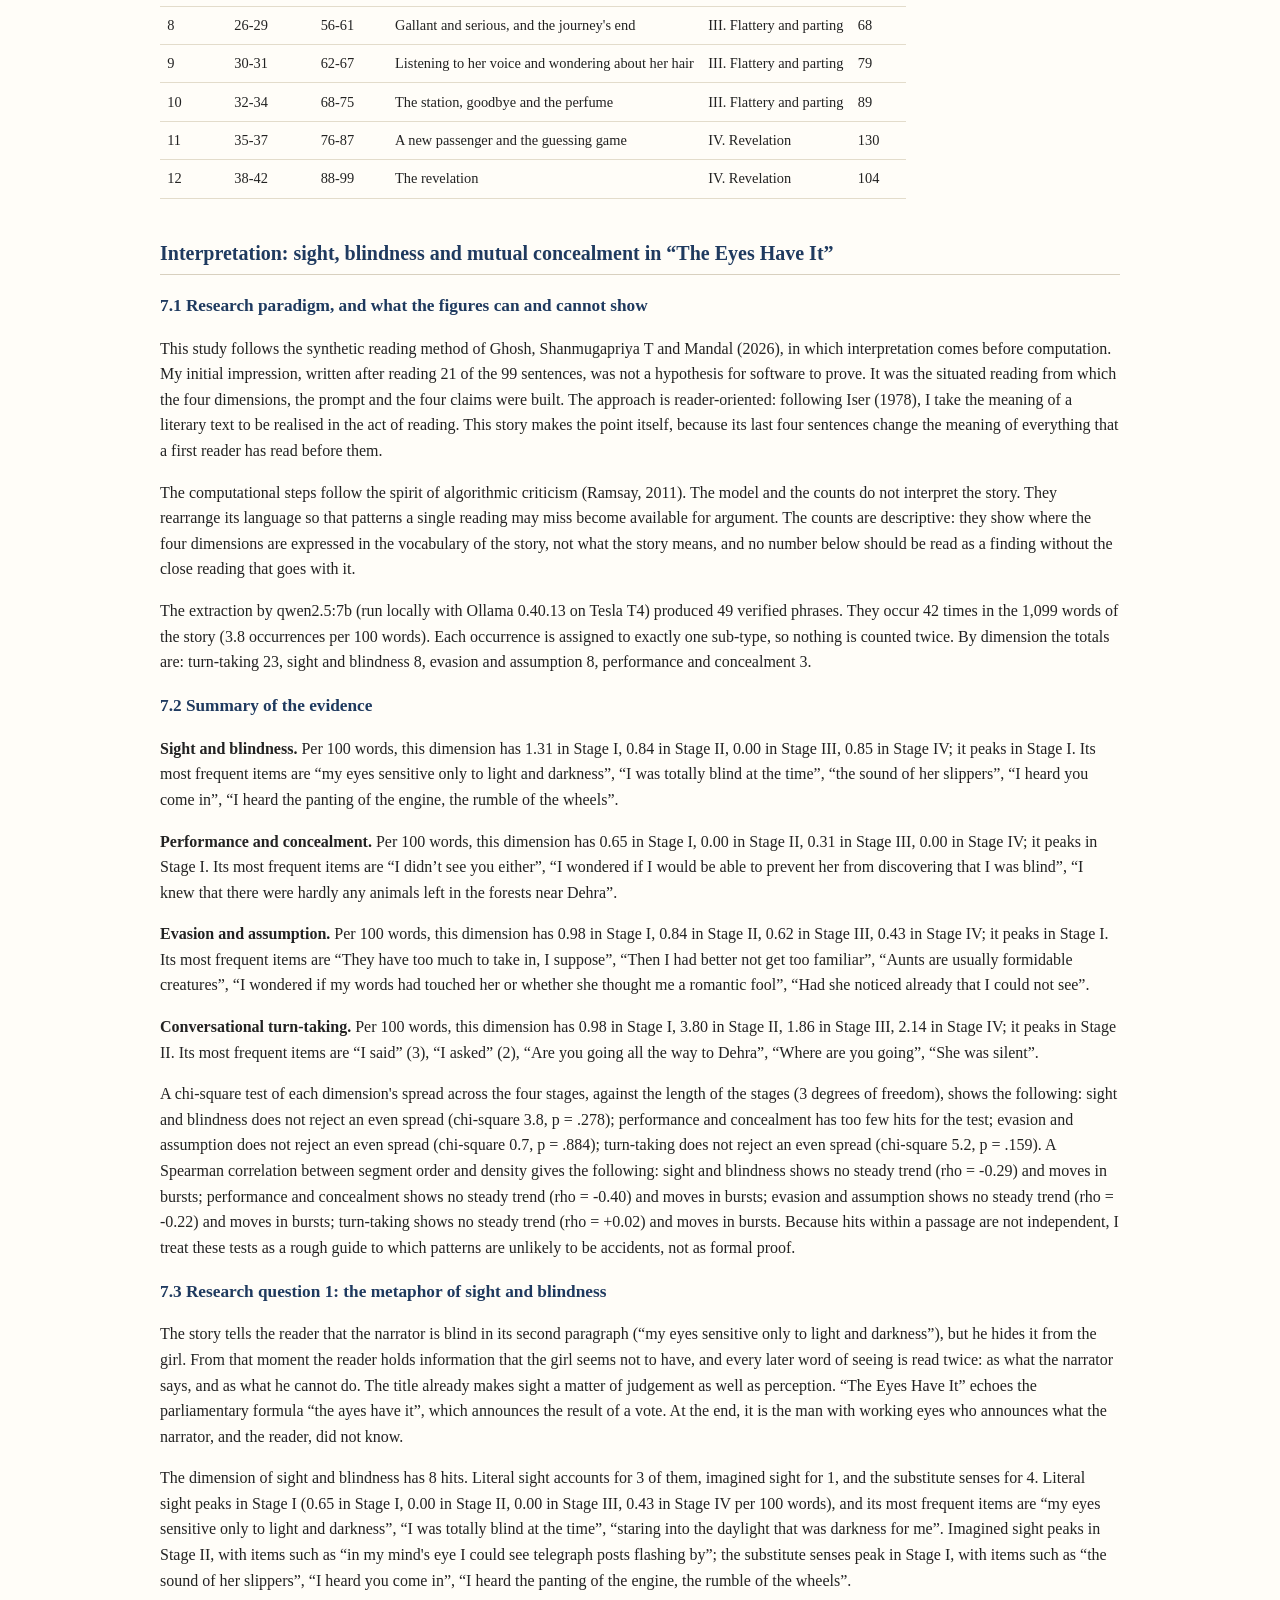
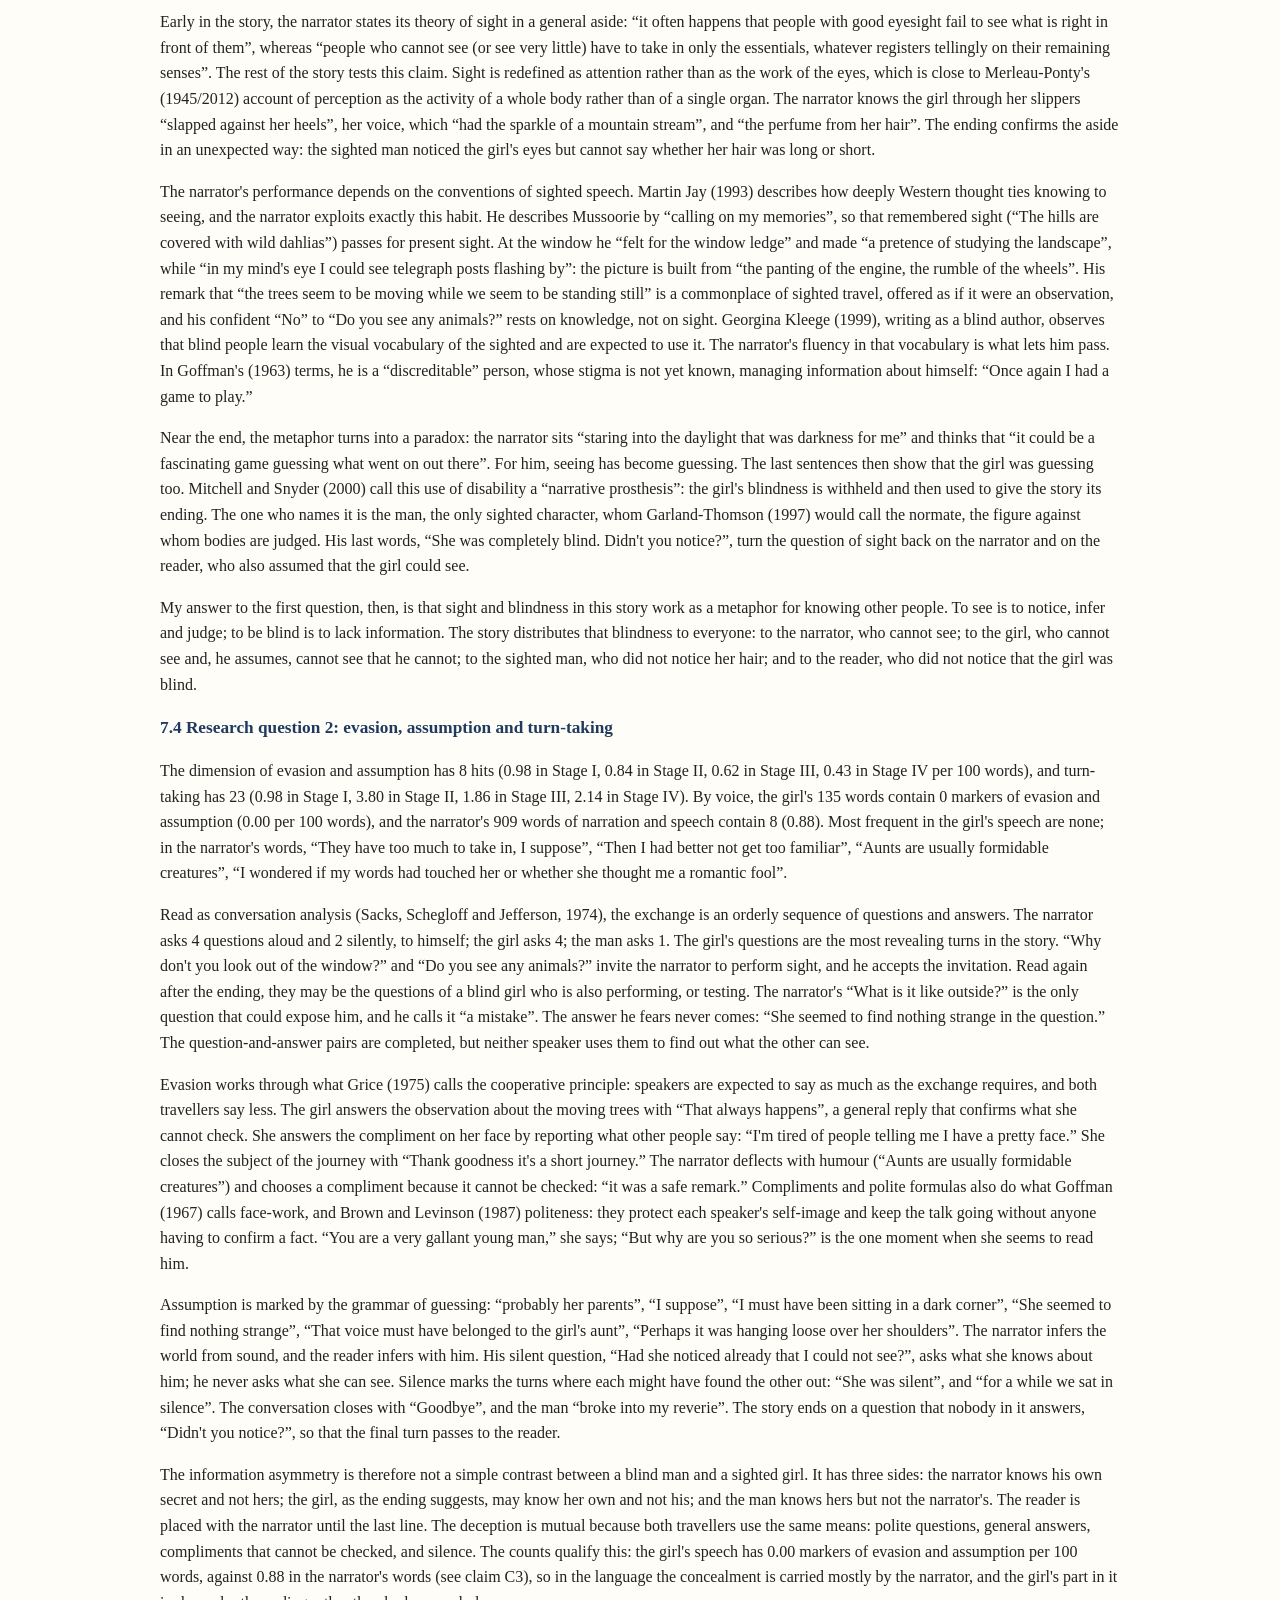
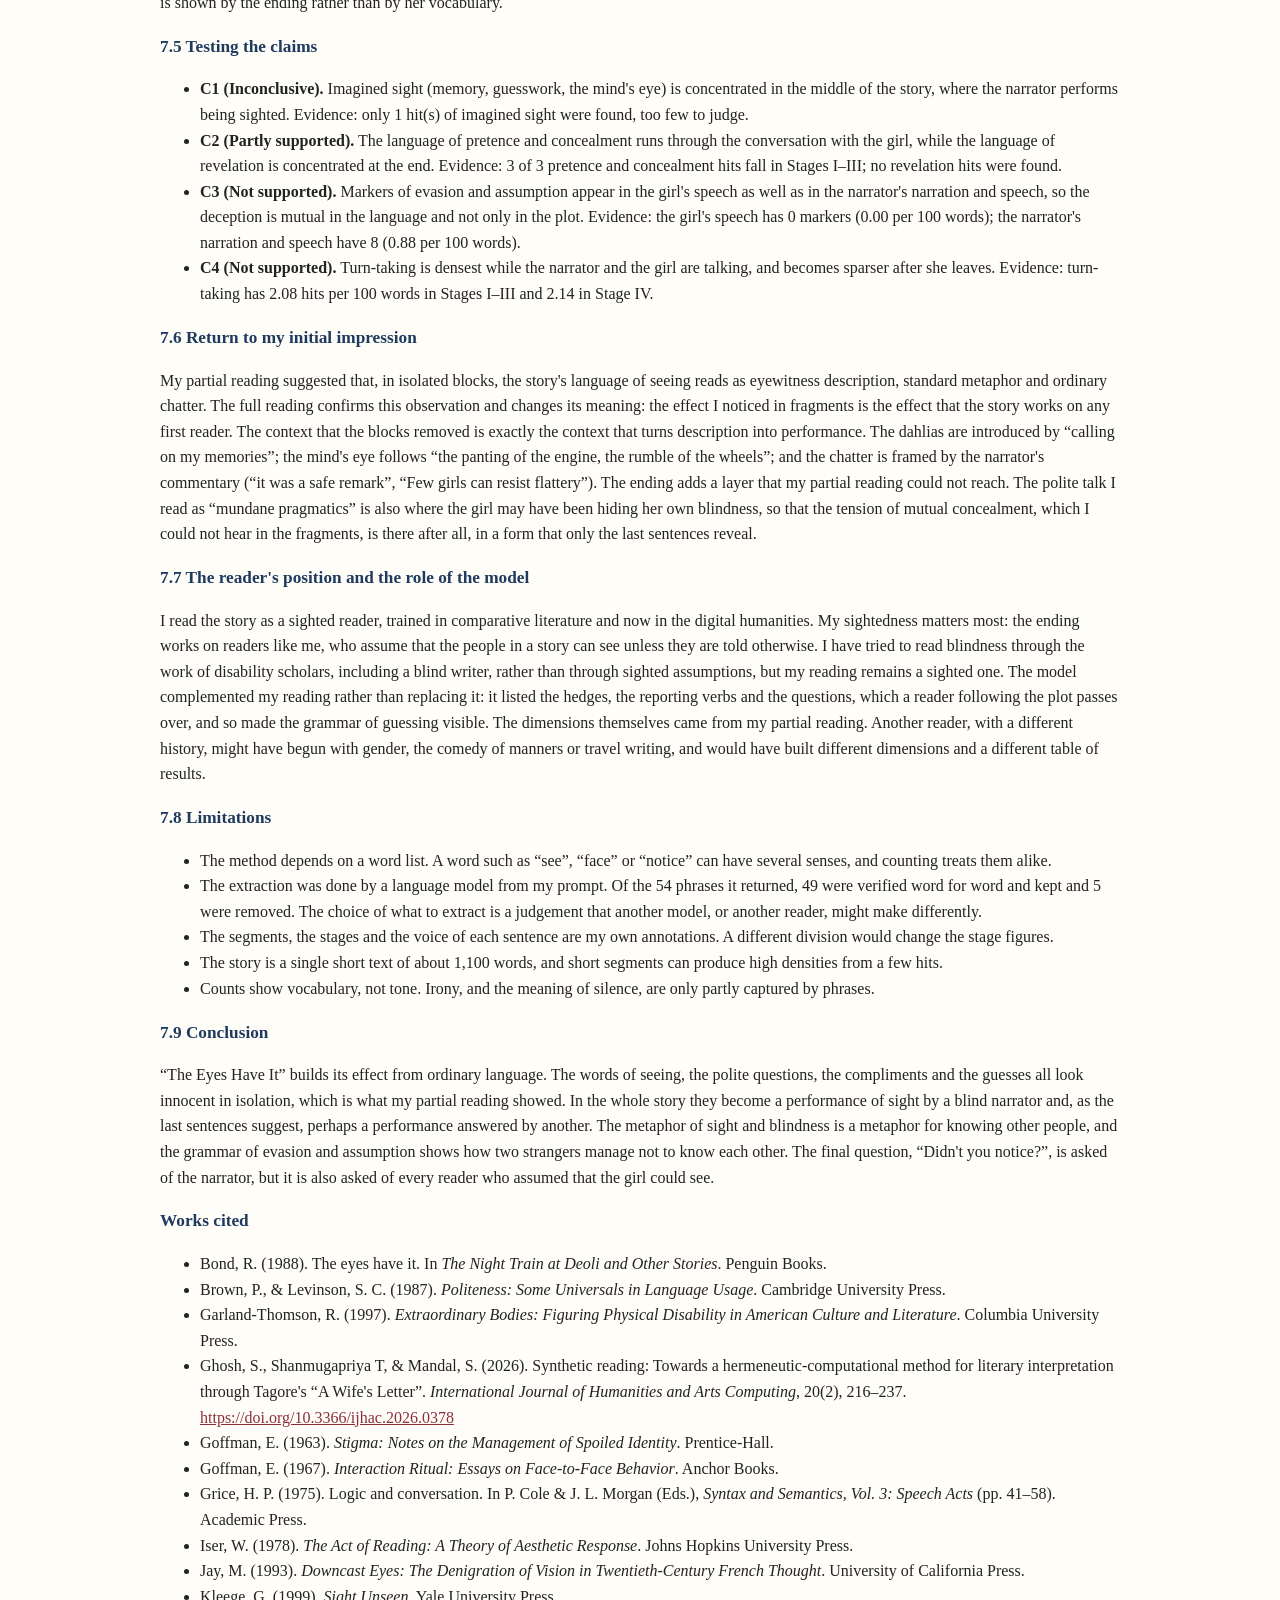
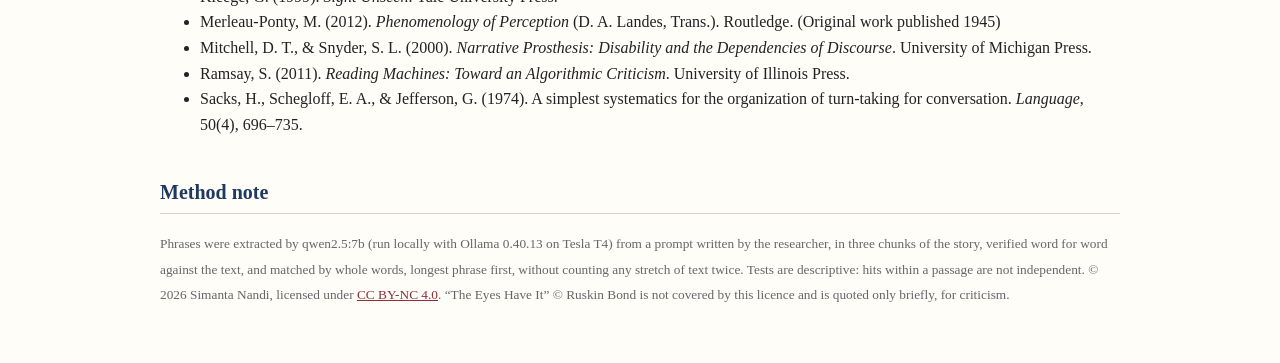
<file: report.html>
<!DOCTYPE html>
<html lang="en"><head><meta charset="utf-8">
<meta name="viewport" content="width=device-width, initial-scale=1">
<title>Reading “The Eyes Have It” with an LLM: sight, blindness and the conversation of concealment</title>
<style>
body{font-family:Georgia,'Times New Roman',serif;color:#222;background:#fffdf8;max-width:960px;margin:0 auto;padding:2.5rem 1.2rem;line-height:1.6}
h1{font-size:1.8rem;line-height:1.25;color:#1f3a5f;margin-bottom:.4rem}
h2{font-size:1.25rem;margin-top:2.4rem;border-bottom:1px solid #d8d0bf;padding-bottom:.3rem;color:#1f3a5f}
h3{font-size:1.08rem;color:#1f3a5f;margin-bottom:.2rem}
section{margin:2.2rem 0;padding-bottom:1.2rem;border-bottom:1px solid #e3dccb}
.box{background:#f3eee4;border-left:4px solid #8c2f39;padding:.8rem 1.1rem;margin:1rem 0}
.how{color:#555;font-size:.95rem;margin:.2rem 0 .6rem}
.finding{background:#f3eee4;padding:.6rem .9rem;border-radius:4px}
.byline{color:#555;font-size:.95rem}
table{border-collapse:collapse;width:100%;font-size:.9rem;margin:.6rem 0;display:block;overflow-x:auto}
th{background:#1f3a5f;color:#fff;text-align:left;padding:.45rem}
td{border-bottom:1px solid #e3dccb;padding:.45rem}
a{color:#8c2f39}
small{color:#666}
@media (prefers-color-scheme: dark){body{background:#15171c;color:#e6e3dc}h1,h2,h3{color:#9db8e0}.box,.finding{background:#232730}td{border-color:#333}small,.how,.byline{color:#a9a9a9}a{color:#e59aa5}}
</style></head><body>
<h1>Reading “The Eyes Have It” with an LLM: sight, blindness and the conversation of concealment</h1>
<p class="byline">Simanta Nandi, MA, Digital Humanities and Social Sciences, Indian Institute of Technology (ISM) Dhanbad.
Project supervision: Shanmugapriya T and Sourav Ghosh.</p>
<small>Hover over any element for the phrases behind it. Use the toolbar at the top right of each chart to zoom or save a PNG.</small>
<div class="box"><b>Research questions.</b><br>1. What is the metaphor of sight and blindness across the full story?<br>2. How do linguistic markers of evasion, assumption and conversational turn-taking reveal the underlying information asymmetry and mutual deception between the narrator and the girl?<br><br><b>Claims tested.</b> C1: Imagined sight (memory, guesswork, the mind&#x27;s eye) is concentrated in the middle of the story, where the narrator performs being sighted. C2: The language of pretence and concealment runs through the conversation with the girl, while the language of revelation is concentrated at the end. C3: Markers of evasion and assumption appear in the girl&#x27;s speech as well as in the narrator&#x27;s narration and speech, so the deception is mutual in the language and not only in the plot. C4: Turn-taking is densest while the narrator and the girl are talking, and becomes sparser after she leaves.</div>
<h2>Visualisations</h2>
<section><h3>Figure 1. Where does each dimension appear in the story?</h3><p class='how'><b>How to read this:</b> Each row is one dimension and each column is one segment of the story, in order. The number in each square is the number of hits; the shade shows hits per 100 words, so short and long segments can be compared. Dotted red lines mark where a new stage begins.</p><div>                        <script type="text/javascript">window.PlotlyConfig = {MathJaxConfig: 'local'};</script>
        <script charset="utf-8" src="https://cdn.plot.ly/plotly-2.35.2.min.js"></script>                <div id="d527efe4-ad37-42bf-93bb-4ba4deec4e36" class="plotly-graph-div" style="height:380px; width:100%;"></div>            <script type="text/javascript">                                    window.PLOTLYENV=window.PLOTLYENV || {};                                    if (document.getElementById("d527efe4-ad37-42bf-93bb-4ba4deec4e36")) {                    Plotly.newPlot(                        "d527efe4-ad37-42bf-93bb-4ba4deec4e36",                        [{"colorbar":{"title":{"text":"Hits per\u003cbr\u003e100 words"}},"colorscale":[[0,"#f3eee4"],[1,"#1f3a5f"]],"customdata":[["\u003cb\u003e1. Sight and blindness\u003c\u002fb\u003e\u003cbr\u003eSegment 1: The girl boards and the narrator is blind\u003cbr\u003e3 hit(s) = 2.1 per 100 words\u003cbr\u003emy eyes sensitive only to light and darkness ×1, I was totally blind at the time ×1, the sound of her slippers ×1","\u003cb\u003e1. Sight and blindness\u003c\u002fb\u003e\u003cbr\u003eSegment 2: First words: who saw whom\u003cbr\u003e1 hit(s) = 1.0 per 100 words\u003cbr\u003eI heard you come in ×1","\u003cb\u003e1. Sight and blindness\u003c\u002fb\u003e\u003cbr\u003eSegment 3: The resolve to hide, and the aunt at Saharanpur\u003cbr\u003e0 hit(s) = 0.0 per 100 words\u003cbr\u003enone","\u003cb\u003e1. Sight and blindness\u003c\u002fb\u003e\u003cbr\u003eSegment 4: Mussoorie remembered, and the mistake\u003cbr\u003e0 hit(s) = 0.0 per 100 words\u003cbr\u003enone","\u003cb\u003e1. Sight and blindness\u003c\u002fb\u003e\u003cbr\u003eSegment 5: &quot;What is it like outside?&quot;\u003cbr\u003e0 hit(s) = 0.0 per 100 words\u003cbr\u003enone","\u003cb\u003e1. Sight and blindness\u003c\u002fb\u003e\u003cbr\u003eSegment 6: At the window: the pretence of looking\u003cbr\u003e2 hit(s) = 2.2 per 100 words\u003cbr\u003eI heard the panting of the engine, the rumble of the wheels ×1, in my mind&#x27;s eye I could see telegraph posts flashing by ×1","\u003cb\u003e1. Sight and blindness\u003c\u002fb\u003e\u003cbr\u003eSegment 7: Silence, then &quot;an interesting face&quot;\u003cbr\u003e0 hit(s) = 0.0 per 100 words\u003cbr\u003enone","\u003cb\u003e1. Sight and blindness\u003c\u002fb\u003e\u003cbr\u003eSegment 8: Gallant and serious, and the journey&#x27;s end\u003cbr\u003e0 hit(s) = 0.0 per 100 words\u003cbr\u003enone","\u003cb\u003e1. Sight and blindness\u003c\u002fb\u003e\u003cbr\u003eSegment 9: Listening to her voice and wondering about her hair\u003cbr\u003e0 hit(s) = 0.0 per 100 words\u003cbr\u003enone","\u003cb\u003e1. Sight and blindness\u003c\u002fb\u003e\u003cbr\u003eSegment 10: The station, goodbye and the perfume\u003cbr\u003e0 hit(s) = 0.0 per 100 words\u003cbr\u003enone","\u003cb\u003e1. Sight and blindness\u003c\u002fb\u003e\u003cbr\u003eSegment 11: A new passenger and the guessing game\u003cbr\u003e2 hit(s) = 1.5 per 100 words\u003cbr\u003eI wanted to raise my hand and touch her hair but she moved away ×1, staring into the daylight that was darkness for me ×1","\u003cb\u003e1. Sight and blindness\u003c\u002fb\u003e\u003cbr\u003eSegment 12: The revelation\u003cbr\u003e0 hit(s) = 0.0 per 100 words\u003cbr\u003enone"],["\u003cb\u003e2. Performance and concealment\u003c\u002fb\u003e\u003cbr\u003eSegment 1: The girl boards and the narrator is blind\u003cbr\u003e0 hit(s) = 0.0 per 100 words\u003cbr\u003enone","\u003cb\u003e2. Performance and concealment\u003c\u002fb\u003e\u003cbr\u003eSegment 2: First words: who saw whom\u003cbr\u003e1 hit(s) = 1.0 per 100 words\u003cbr\u003eI didn’t see you either ×1","\u003cb\u003e2. Performance and concealment\u003c\u002fb\u003e\u003cbr\u003eSegment 3: The resolve to hide, and the aunt at Saharanpur\u003cbr\u003e1 hit(s) = 1.7 per 100 words\u003cbr\u003eI wondered if I would be able to prevent her from discovering that I was blind ×1","\u003cb\u003e2. Performance and concealment\u003c\u002fb\u003e\u003cbr\u003eSegment 4: Mussoorie remembered, and the mistake\u003cbr\u003e0 hit(s) = 0.0 per 100 words\u003cbr\u003enone","\u003cb\u003e2. Performance and concealment\u003c\u002fb\u003e\u003cbr\u003eSegment 5: &quot;What is it like outside?&quot;\u003cbr\u003e0 hit(s) = 0.0 per 100 words\u003cbr\u003enone","\u003cb\u003e2. Performance and concealment\u003c\u002fb\u003e\u003cbr\u003eSegment 6: At the window: the pretence of looking\u003cbr\u003e0 hit(s) = 0.0 per 100 words\u003cbr\u003enone","\u003cb\u003e2. Performance and concealment\u003c\u002fb\u003e\u003cbr\u003eSegment 7: Silence, then &quot;an interesting face&quot;\u003cbr\u003e1 hit(s) = 1.2 per 100 words\u003cbr\u003eI knew that there were hardly any animals left in the forests near Dehra ×1","\u003cb\u003e2. Performance and concealment\u003c\u002fb\u003e\u003cbr\u003eSegment 8: Gallant and serious, and the journey&#x27;s end\u003cbr\u003e0 hit(s) = 0.0 per 100 words\u003cbr\u003enone","\u003cb\u003e2. Performance and concealment\u003c\u002fb\u003e\u003cbr\u003eSegment 9: Listening to her voice and wondering about her hair\u003cbr\u003e0 hit(s) = 0.0 per 100 words\u003cbr\u003enone","\u003cb\u003e2. Performance and concealment\u003c\u002fb\u003e\u003cbr\u003eSegment 10: The station, goodbye and the perfume\u003cbr\u003e0 hit(s) = 0.0 per 100 words\u003cbr\u003enone","\u003cb\u003e2. Performance and concealment\u003c\u002fb\u003e\u003cbr\u003eSegment 11: A new passenger and the guessing game\u003cbr\u003e0 hit(s) = 0.0 per 100 words\u003cbr\u003enone","\u003cb\u003e2. Performance and concealment\u003c\u002fb\u003e\u003cbr\u003eSegment 12: The revelation\u003cbr\u003e0 hit(s) = 0.0 per 100 words\u003cbr\u003enone"],["\u003cb\u003e3. Evasion and assumption\u003c\u002fb\u003e\u003cbr\u003eSegment 1: The girl boards and the narrator is blind\u003cbr\u003e0 hit(s) = 0.0 per 100 words\u003cbr\u003enone","\u003cb\u003e3. Evasion and assumption\u003c\u002fb\u003e\u003cbr\u003eSegment 2: First words: who saw whom\u003cbr\u003e1 hit(s) = 1.0 per 100 words\u003cbr\u003eThey have too much to take in, I suppose ×1","\u003cb\u003e3. Evasion and assumption\u003c\u002fb\u003e\u003cbr\u003eSegment 3: The resolve to hide, and the aunt at Saharanpur\u003cbr\u003e2 hit(s) = 3.4 per 100 words\u003cbr\u003eThen I had better not get too familiar ×1, Aunts are usually formidable creatures ×1","\u003cb\u003e3. Evasion and assumption\u003c\u002fb\u003e\u003cbr\u003eSegment 4: Mussoorie remembered, and the mistake\u003cbr\u003e0 hit(s) = 0.0 per 100 words\u003cbr\u003enone","\u003cb\u003e3. Evasion and assumption\u003c\u002fb\u003e\u003cbr\u003eSegment 5: &quot;What is it like outside?&quot;\u003cbr\u003e2 hit(s) = 3.6 per 100 words\u003cbr\u003eI wondered if my words had touched her or whether she thought me a romantic fool ×1, Had she noticed already that I could not see ×1","\u003cb\u003e3. Evasion and assumption\u003c\u002fb\u003e\u003cbr\u003eSegment 6: At the window: the pretence of looking\u003cbr\u003e0 hit(s) = 0.0 per 100 words\u003cbr\u003enone","\u003cb\u003e3. Evasion and assumption\u003c\u002fb\u003e\u003cbr\u003eSegment 7: Silence, then &quot;an interesting face&quot;\u003cbr\u003e0 hit(s) = 0.0 per 100 words\u003cbr\u003enone","\u003cb\u003e3. Evasion and assumption\u003c\u002fb\u003e\u003cbr\u003eSegment 8: Gallant and serious, and the journey&#x27;s end\u003cbr\u003e2 hit(s) = 2.9 per 100 words\u003cbr\u003eOh, so you do have a pretty face, thought I ×1, I thought, then, that I would try to laugh for her, but the thought of laughter only made me feel troubled and lonely ×1","\u003cb\u003e3. Evasion and assumption\u003c\u002fb\u003e\u003cbr\u003eSegment 9: Listening to her voice and wondering about her hair\u003cbr\u003e0 hit(s) = 0.0 per 100 words\u003cbr\u003enone","\u003cb\u003e3. Evasion and assumption\u003c\u002fb\u003e\u003cbr\u003eSegment 10: The station, goodbye and the perfume\u003cbr\u003e0 hit(s) = 0.0 per 100 words\u003cbr\u003enone","\u003cb\u003e3. Evasion and assumption\u003c\u002fb\u003e\u003cbr\u003eSegment 11: A new passenger and the guessing game\u003cbr\u003e0 hit(s) = 0.0 per 100 words\u003cbr\u003enone","\u003cb\u003e3. Evasion and assumption\u003c\u002fb\u003e\u003cbr\u003eSegment 12: The revelation\u003cbr\u003e1 hit(s) = 1.0 per 100 words\u003cbr\u003eCan you tell me—did she keep her hair long or short ×1"],["\u003cb\u003e4. Conversational turn-taking\u003c\u002fb\u003e\u003cbr\u003eSegment 1: The girl boards and the narrator is blind\u003cbr\u003e0 hit(s) = 0.0 per 100 words\u003cbr\u003enone","\u003cb\u003e4. Conversational turn-taking\u003c\u002fb\u003e\u003cbr\u003eSegment 2: First words: who saw whom\u003cbr\u003e3 hit(s) = 2.9 per 100 words\u003cbr\u003eAre you going all the way to Dehra ×1, I asked ×1, I said ×1","\u003cb\u003e4. Conversational turn-taking\u003c\u002fb\u003e\u003cbr\u003eSegment 3: The resolve to hide, and the aunt at Saharanpur\u003cbr\u003e0 hit(s) = 0.0 per 100 words\u003cbr\u003enone","\u003cb\u003e4. Conversational turn-taking\u003c\u002fb\u003e\u003cbr\u003eSegment 4: Mussoorie remembered, and the mistake\u003cbr\u003e2 hit(s) = 2.2 per 100 words\u003cbr\u003eWhere are you going ×1, I said ×1","\u003cb\u003e4. Conversational turn-taking\u003c\u002fb\u003e\u003cbr\u003eSegment 5: &quot;What is it like outside?&quot;\u003cbr\u003e3 hit(s) = 5.4 per 100 words\u003cbr\u003eShe was silent ×1, ‘What is it like outside?’ ×1, I asked ×1","\u003cb\u003e4. Conversational turn-taking\u003c\u002fb\u003e\u003cbr\u003eSegment 6: At the window: the pretence of looking\u003cbr\u003e4 hit(s) = 4.4 per 100 words\u003cbr\u003e‘Why don’t you look out of the window?’ ×1, ‘Have you noticed,’ I ventured, ‘that the trees seem to be moving while we seem to be standing still?’ ×1, ‘That always happens,’ she said ×1, ‘Do you see any animals?’ ×1","\u003cb\u003e4. Conversational turn-taking\u003c\u002fb\u003e\u003cbr\u003eSegment 7: Silence, then &quot;an interesting face&quot;\u003cbr\u003e2 hit(s) = 2.3 per 100 words\u003cbr\u003eI turned from the window and faced the girl and for a while we sat in silence ×1, ‘You have an interesting face,’ I remarked ×1","\u003cb\u003e4. Conversational turn-taking\u003c\u002fb\u003e\u003cbr\u003eSegment 8: Gallant and serious, and the journey&#x27;s end\u003cbr\u003e4 hit(s) = 5.9 per 100 words\u003cbr\u003eI said ×1, ‘You are a very gallant young man,’ she said ×1, ‘But why are you so serious?’ ×1, ‘We’ll soon be at your station,’ I said ×1","\u003cb\u003e4. Conversational turn-taking\u003c\u002fb\u003e\u003cbr\u003eSegment 9: Listening to her voice and wondering about her hair\u003cbr\u003e0 hit(s) = 0.0 per 100 words\u003cbr\u003enone","\u003cb\u003e4. Conversational turn-taking\u003c\u002fb\u003e\u003cbr\u003eSegment 10: The station, goodbye and the perfume\u003cbr\u003e0 hit(s) = 0.0 per 100 words\u003cbr\u003enone","\u003cb\u003e4. Conversational turn-taking\u003c\u002fb\u003e\u003cbr\u003eSegment 11: A new passenger and the guessing game\u003cbr\u003e2 hit(s) = 1.5 per 100 words\u003cbr\u003eThere was some confusion in the doorway ×1, Then the door banged and the world was shut out again ×1","\u003cb\u003e4. Conversational turn-taking\u003c\u002fb\u003e\u003cbr\u003eSegment 12: The revelation\u003cbr\u003e3 hit(s) = 2.9 per 100 words\u003cbr\u003e‘You must be disappointed,’ he said ×1, ‘She was an interesting girl,’ I said ×1, ‘I don’t remember,’ he said sounding puzzled ×1"]],"hovertemplate":"%{customdata}\u003cextra\u003e\u003c\u002fextra\u003e","text":[["3","1","0","0","0","2","0","0","0","0","2","0"],["0","1","1","0","0","0","1","0","0","0","0","0"],["0","1","2","0","2","0","0","2","0","0","0","1"],["0","3","0","2","3","4","2","4","0","0","2","3"]],"texttemplate":"%{text}","x":[1,2,3,4,5,6,7,8,9,10,11,12],"xgap":3,"y":["1. Sight and blindness","2. Performance and concealment","3. Evasion and assumption","4. Conversational turn-taking"],"ygap":3,"z":[[2.0689655172413794,0.9803921568627451,0.0,0.0,0.0,2.2222222222222223,0.0,0.0,0.0,0.0,1.5384615384615385,0.0],[0.0,0.9803921568627451,1.694915254237288,0.0,0.0,0.0,1.1627906976744187,0.0,0.0,0.0,0.0,0.0],[0.0,0.9803921568627451,3.389830508474576,0.0,3.5714285714285716,0.0,0.0,2.9411764705882355,0.0,0.0,0.0,0.9615384615384616],[0.0,2.9411764705882355,0.0,2.197802197802198,5.357142857142857,4.444444444444445,2.3255813953488373,5.882352941176471,0.0,0.0,1.5384615384615385,2.8846153846153846]],"type":"heatmap"}],                        {"template":{"data":{"barpolar":[{"marker":{"line":{"color":"white","width":0.5},"pattern":{"fillmode":"overlay","size":10,"solidity":0.2}},"type":"barpolar"}],"bar":[{"error_x":{"color":"rgb(36,36,36)"},"error_y":{"color":"rgb(36,36,36)"},"marker":{"line":{"color":"white","width":0.5},"pattern":{"fillmode":"overlay","size":10,"solidity":0.2}},"type":"bar"}],"carpet":[{"aaxis":{"endlinecolor":"rgb(36,36,36)","gridcolor":"white","linecolor":"white","minorgridcolor":"white","startlinecolor":"rgb(36,36,36)"},"baxis":{"endlinecolor":"rgb(36,36,36)","gridcolor":"white","linecolor":"white","minorgridcolor":"white","startlinecolor":"rgb(36,36,36)"},"type":"carpet"}],"choropleth":[{"colorbar":{"outlinewidth":1,"tickcolor":"rgb(36,36,36)","ticks":"outside"},"type":"choropleth"}],"contourcarpet":[{"colorbar":{"outlinewidth":1,"tickcolor":"rgb(36,36,36)","ticks":"outside"},"type":"contourcarpet"}],"contour":[{"colorbar":{"outlinewidth":1,"tickcolor":"rgb(36,36,36)","ticks":"outside"},"colorscale":[[0.0,"#440154"],[0.1111111111111111,"#482878"],[0.2222222222222222,"#3e4989"],[0.3333333333333333,"#31688e"],[0.4444444444444444,"#26828e"],[0.5555555555555556,"#1f9e89"],[0.6666666666666666,"#35b779"],[0.7777777777777778,"#6ece58"],[0.8888888888888888,"#b5de2b"],[1.0,"#fde725"]],"type":"contour"}],"heatmapgl":[{"colorbar":{"outlinewidth":1,"tickcolor":"rgb(36,36,36)","ticks":"outside"},"colorscale":[[0.0,"#440154"],[0.1111111111111111,"#482878"],[0.2222222222222222,"#3e4989"],[0.3333333333333333,"#31688e"],[0.4444444444444444,"#26828e"],[0.5555555555555556,"#1f9e89"],[0.6666666666666666,"#35b779"],[0.7777777777777778,"#6ece58"],[0.8888888888888888,"#b5de2b"],[1.0,"#fde725"]],"type":"heatmapgl"}],"heatmap":[{"colorbar":{"outlinewidth":1,"tickcolor":"rgb(36,36,36)","ticks":"outside"},"colorscale":[[0.0,"#440154"],[0.1111111111111111,"#482878"],[0.2222222222222222,"#3e4989"],[0.3333333333333333,"#31688e"],[0.4444444444444444,"#26828e"],[0.5555555555555556,"#1f9e89"],[0.6666666666666666,"#35b779"],[0.7777777777777778,"#6ece58"],[0.8888888888888888,"#b5de2b"],[1.0,"#fde725"]],"type":"heatmap"}],"histogram2dcontour":[{"colorbar":{"outlinewidth":1,"tickcolor":"rgb(36,36,36)","ticks":"outside"},"colorscale":[[0.0,"#440154"],[0.1111111111111111,"#482878"],[0.2222222222222222,"#3e4989"],[0.3333333333333333,"#31688e"],[0.4444444444444444,"#26828e"],[0.5555555555555556,"#1f9e89"],[0.6666666666666666,"#35b779"],[0.7777777777777778,"#6ece58"],[0.8888888888888888,"#b5de2b"],[1.0,"#fde725"]],"type":"histogram2dcontour"}],"histogram2d":[{"colorbar":{"outlinewidth":1,"tickcolor":"rgb(36,36,36)","ticks":"outside"},"colorscale":[[0.0,"#440154"],[0.1111111111111111,"#482878"],[0.2222222222222222,"#3e4989"],[0.3333333333333333,"#31688e"],[0.4444444444444444,"#26828e"],[0.5555555555555556,"#1f9e89"],[0.6666666666666666,"#35b779"],[0.7777777777777778,"#6ece58"],[0.8888888888888888,"#b5de2b"],[1.0,"#fde725"]],"type":"histogram2d"}],"histogram":[{"marker":{"line":{"color":"white","width":0.6}},"type":"histogram"}],"mesh3d":[{"colorbar":{"outlinewidth":1,"tickcolor":"rgb(36,36,36)","ticks":"outside"},"type":"mesh3d"}],"parcoords":[{"line":{"colorbar":{"outlinewidth":1,"tickcolor":"rgb(36,36,36)","ticks":"outside"}},"type":"parcoords"}],"pie":[{"automargin":true,"type":"pie"}],"scatter3d":[{"line":{"colorbar":{"outlinewidth":1,"tickcolor":"rgb(36,36,36)","ticks":"outside"}},"marker":{"colorbar":{"outlinewidth":1,"tickcolor":"rgb(36,36,36)","ticks":"outside"}},"type":"scatter3d"}],"scattercarpet":[{"marker":{"colorbar":{"outlinewidth":1,"tickcolor":"rgb(36,36,36)","ticks":"outside"}},"type":"scattercarpet"}],"scattergeo":[{"marker":{"colorbar":{"outlinewidth":1,"tickcolor":"rgb(36,36,36)","ticks":"outside"}},"type":"scattergeo"}],"scattergl":[{"marker":{"colorbar":{"outlinewidth":1,"tickcolor":"rgb(36,36,36)","ticks":"outside"}},"type":"scattergl"}],"scattermapbox":[{"marker":{"colorbar":{"outlinewidth":1,"tickcolor":"rgb(36,36,36)","ticks":"outside"}},"type":"scattermapbox"}],"scatterpolargl":[{"marker":{"colorbar":{"outlinewidth":1,"tickcolor":"rgb(36,36,36)","ticks":"outside"}},"type":"scatterpolargl"}],"scatterpolar":[{"marker":{"colorbar":{"outlinewidth":1,"tickcolor":"rgb(36,36,36)","ticks":"outside"}},"type":"scatterpolar"}],"scatter":[{"fillpattern":{"fillmode":"overlay","size":10,"solidity":0.2},"type":"scatter"}],"scatterternary":[{"marker":{"colorbar":{"outlinewidth":1,"tickcolor":"rgb(36,36,36)","ticks":"outside"}},"type":"scatterternary"}],"surface":[{"colorbar":{"outlinewidth":1,"tickcolor":"rgb(36,36,36)","ticks":"outside"},"colorscale":[[0.0,"#440154"],[0.1111111111111111,"#482878"],[0.2222222222222222,"#3e4989"],[0.3333333333333333,"#31688e"],[0.4444444444444444,"#26828e"],[0.5555555555555556,"#1f9e89"],[0.6666666666666666,"#35b779"],[0.7777777777777778,"#6ece58"],[0.8888888888888888,"#b5de2b"],[1.0,"#fde725"]],"type":"surface"}],"table":[{"cells":{"fill":{"color":"rgb(237,237,237)"},"line":{"color":"white"}},"header":{"fill":{"color":"rgb(217,217,217)"},"line":{"color":"white"}},"type":"table"}]},"layout":{"annotationdefaults":{"arrowhead":0,"arrowwidth":1},"autotypenumbers":"strict","coloraxis":{"colorbar":{"outlinewidth":1,"tickcolor":"rgb(36,36,36)","ticks":"outside"}},"colorscale":{"diverging":[[0.0,"rgb(103,0,31)"],[0.1,"rgb(178,24,43)"],[0.2,"rgb(214,96,77)"],[0.3,"rgb(244,165,130)"],[0.4,"rgb(253,219,199)"],[0.5,"rgb(247,247,247)"],[0.6,"rgb(209,229,240)"],[0.7,"rgb(146,197,222)"],[0.8,"rgb(67,147,195)"],[0.9,"rgb(33,102,172)"],[1.0,"rgb(5,48,97)"]],"sequential":[[0.0,"#440154"],[0.1111111111111111,"#482878"],[0.2222222222222222,"#3e4989"],[0.3333333333333333,"#31688e"],[0.4444444444444444,"#26828e"],[0.5555555555555556,"#1f9e89"],[0.6666666666666666,"#35b779"],[0.7777777777777778,"#6ece58"],[0.8888888888888888,"#b5de2b"],[1.0,"#fde725"]],"sequentialminus":[[0.0,"#440154"],[0.1111111111111111,"#482878"],[0.2222222222222222,"#3e4989"],[0.3333333333333333,"#31688e"],[0.4444444444444444,"#26828e"],[0.5555555555555556,"#1f9e89"],[0.6666666666666666,"#35b779"],[0.7777777777777778,"#6ece58"],[0.8888888888888888,"#b5de2b"],[1.0,"#fde725"]]},"colorway":["#1F77B4","#FF7F0E","#2CA02C","#D62728","#9467BD","#8C564B","#E377C2","#7F7F7F","#BCBD22","#17BECF"],"font":{"color":"rgb(36,36,36)"},"geo":{"bgcolor":"white","lakecolor":"white","landcolor":"white","showlakes":true,"showland":true,"subunitcolor":"white"},"hoverlabel":{"align":"left"},"hovermode":"closest","mapbox":{"style":"light"},"paper_bgcolor":"white","plot_bgcolor":"white","polar":{"angularaxis":{"gridcolor":"rgb(232,232,232)","linecolor":"rgb(36,36,36)","showgrid":false,"showline":true,"ticks":"outside"},"bgcolor":"white","radialaxis":{"gridcolor":"rgb(232,232,232)","linecolor":"rgb(36,36,36)","showgrid":false,"showline":true,"ticks":"outside"}},"scene":{"xaxis":{"backgroundcolor":"white","gridcolor":"rgb(232,232,232)","gridwidth":2,"linecolor":"rgb(36,36,36)","showbackground":true,"showgrid":false,"showline":true,"ticks":"outside","zeroline":false,"zerolinecolor":"rgb(36,36,36)"},"yaxis":{"backgroundcolor":"white","gridcolor":"rgb(232,232,232)","gridwidth":2,"linecolor":"rgb(36,36,36)","showbackground":true,"showgrid":false,"showline":true,"ticks":"outside","zeroline":false,"zerolinecolor":"rgb(36,36,36)"},"zaxis":{"backgroundcolor":"white","gridcolor":"rgb(232,232,232)","gridwidth":2,"linecolor":"rgb(36,36,36)","showbackground":true,"showgrid":false,"showline":true,"ticks":"outside","zeroline":false,"zerolinecolor":"rgb(36,36,36)"}},"shapedefaults":{"fillcolor":"black","line":{"width":0},"opacity":0.3},"ternary":{"aaxis":{"gridcolor":"rgb(232,232,232)","linecolor":"rgb(36,36,36)","showgrid":false,"showline":true,"ticks":"outside"},"baxis":{"gridcolor":"rgb(232,232,232)","linecolor":"rgb(36,36,36)","showgrid":false,"showline":true,"ticks":"outside"},"bgcolor":"white","caxis":{"gridcolor":"rgb(232,232,232)","linecolor":"rgb(36,36,36)","showgrid":false,"showline":true,"ticks":"outside"}},"title":{"x":0.05},"xaxis":{"automargin":true,"gridcolor":"rgb(232,232,232)","linecolor":"rgb(36,36,36)","showgrid":false,"showline":true,"ticks":"outside","title":{"standoff":15},"zeroline":false,"zerolinecolor":"rgb(36,36,36)"},"yaxis":{"automargin":true,"gridcolor":"rgb(232,232,232)","linecolor":"rgb(36,36,36)","showgrid":false,"showline":true,"ticks":"outside","title":{"standoff":15},"zeroline":false,"zerolinecolor":"rgb(36,36,36)"}}},"margin":{"l":230,"r":20,"t":70,"b":50},"font":{"family":"Georgia, 'Times New Roman', serif","size":13,"color":"#222"},"hoverlabel":{"font":{"family":"Georgia, 'Times New Roman', serif"},"bgcolor":"white","align":"left"},"legend":{"orientation":"h","y":-0.2},"height":380,"yaxis":{"autorange":"reversed"},"xaxis":{"title":{"text":"Segment (in story order)"},"dtick":1,"range":[0.5,12.5]},"annotations":[{"font":{"color":"#8c2f39","size":11},"showarrow":false,"text":"I. Encounter","x":2.0,"y":1.0,"yanchor":"bottom","yref":"paper"},{"font":{"color":"#8c2f39","size":11},"showarrow":false,"text":"II. Performance","x":5.0,"y":1.0,"yanchor":"bottom","yref":"paper"},{"font":{"color":"#8c2f39","size":11},"showarrow":false,"text":"III. Flattery and parting","x":8.5,"y":1.0,"yanchor":"bottom","yref":"paper"},{"font":{"color":"#8c2f39","size":11},"showarrow":false,"text":"IV. Revelation","x":11.5,"y":1.0,"yanchor":"bottom","yref":"paper"}],"shapes":[{"line":{"color":"#8c2f39","dash":"dot","width":1.5},"type":"line","x0":3.5,"x1":3.5,"xref":"x","y0":0,"y1":1,"yref":"y domain"},{"line":{"color":"#8c2f39","dash":"dot","width":1.5},"type":"line","x0":6.5,"x1":6.5,"xref":"x","y0":0,"y1":1,"yref":"y domain"},{"line":{"color":"#8c2f39","dash":"dot","width":1.5},"type":"line","x0":10.5,"x1":10.5,"xref":"x","y0":0,"y1":1,"yref":"y domain"}]},                        {"displaylogo": false, "toImageButtonOptions": {"format": "png", "scale": 3, "filename": "figure"}, "responsive": true}                    )                };                            </script>        </div><p class='finding'><b>What it shows:</b> Sight and blindness is densest in segment 6 (At the window: the pretence of looking: 2.2 per 100 words) and absent from segments 3, 4, 5, 7, 8, 9, 10, 12; performance and concealment is densest in segment 3 (The resolve to hide, and the aunt at Saharanpur: 1.7 per 100 words) and absent from segments 1, 4, 5, 6, 8, 9, 10, 11, 12; evasion and assumption is densest in segment 5 (&quot;What is it like outside?&quot;: 3.6 per 100 words) and absent from segments 1, 4, 6, 7, 9, 10, 11; turn-taking is densest in segment 8 (Gallant and serious, and the journey&#x27;s end: 5.9 per 100 words) and absent from segments 1, 3, 9, 10.</p></section>
<section><h3>Figure 2. Which sub-types are strongest, and where?</h3><p class='how'><b>How to read this:</b> Each row is one sub-type (the number in brackets is its dimension). Each bubble is a segment. A bigger bubble means more phrases of that sub-type in that segment.</p><div>                            <div id="b0aa7865-ef31-4f8f-b91d-2f8d61e31154" class="plotly-graph-div" style="height:560px; width:100%;"></div>            <script type="text/javascript">                                    window.PLOTLYENV=window.PLOTLYENV || {};                                    if (document.getElementById("b0aa7865-ef31-4f8f-b91d-2f8d61e31154")) {                    Plotly.newPlot(                        "b0aa7865-ef31-4f8f-b91d-2f8d61e31154",                        [{"hovertemplate":"%{text}\u003cextra\u003e\u003c\u002fextra\u003e","marker":{"color":"#1f3a5f","line":{"color":"white","width":1},"opacity":0.8,"size":[2,1,1,1,1,1,1],"sizemin":5,"sizemode":"area","sizeref":0.006172839506172839},"mode":"markers","name":"1. Sight and blindness","text":["\u003cb\u003eLiteral sight (1)\u003c\u002fb\u003e\u003cbr\u003eSegment 1: The girl boards and the narrator is blind\u003cbr\u003e2 hit(s)\u003cbr\u003emy eyes sensitive only to light and darkness ×1, I was totally blind at the time ×1","\u003cb\u003eLiteral sight (1)\u003c\u002fb\u003e\u003cbr\u003eSegment 11: A new passenger and the guessing game\u003cbr\u003e1 hit(s)\u003cbr\u003estaring into the daylight that was darkness for me ×1","\u003cb\u003eImagined sight (1)\u003c\u002fb\u003e\u003cbr\u003eSegment 6: At the window: the pretence of looking\u003cbr\u003e1 hit(s)\u003cbr\u003ein my mind&#x27;s eye I could see telegraph posts flashing by ×1","\u003cb\u003eSubstitute senses (1)\u003c\u002fb\u003e\u003cbr\u003eSegment 1: The girl boards and the narrator is blind\u003cbr\u003e1 hit(s)\u003cbr\u003ethe sound of her slippers ×1","\u003cb\u003eSubstitute senses (1)\u003c\u002fb\u003e\u003cbr\u003eSegment 2: First words: who saw whom\u003cbr\u003e1 hit(s)\u003cbr\u003eI heard you come in ×1","\u003cb\u003eSubstitute senses (1)\u003c\u002fb\u003e\u003cbr\u003eSegment 6: At the window: the pretence of looking\u003cbr\u003e1 hit(s)\u003cbr\u003eI heard the panting of the engine, the rumble of the wheels ×1","\u003cb\u003eSubstitute senses (1)\u003c\u002fb\u003e\u003cbr\u003eSegment 11: A new passenger and the guessing game\u003cbr\u003e1 hit(s)\u003cbr\u003eI wanted to raise my hand and touch her hair but she moved away ×1"],"x":[1,11,6,1,2,6,11],"y":["Literal sight (1)","Literal sight (1)","Imagined sight (1)","Substitute senses (1)","Substitute senses (1)","Substitute senses (1)","Substitute senses (1)"],"type":"scatter"},{"hovertemplate":"%{text}\u003cextra\u003e\u003c\u002fextra\u003e","marker":{"color":"#8c2f39","line":{"color":"white","width":1},"opacity":0.8,"size":[1,1,1],"sizemin":5,"sizemode":"area","sizeref":0.006172839506172839},"mode":"markers","name":"2. Performance and concealment","text":["\u003cb\u003ePretence (2)\u003c\u002fb\u003e\u003cbr\u003eSegment 2: First words: who saw whom\u003cbr\u003e1 hit(s)\u003cbr\u003eI didn’t see you either ×1","\u003cb\u003eConcealment (2)\u003c\u002fb\u003e\u003cbr\u003eSegment 3: The resolve to hide, and the aunt at Saharanpur\u003cbr\u003e1 hit(s)\u003cbr\u003eI wondered if I would be able to prevent her from discovering that I was blind ×1","\u003cb\u003eConcealment (2)\u003c\u002fb\u003e\u003cbr\u003eSegment 7: Silence, then &quot;an interesting face&quot;\u003cbr\u003e1 hit(s)\u003cbr\u003eI knew that there were hardly any animals left in the forests near Dehra ×1"],"x":[2,3,7],"y":["Pretence (2)","Concealment (2)","Concealment (2)"],"type":"scatter"},{"hovertemplate":"%{text}\u003cextra\u003e\u003c\u002fextra\u003e","marker":{"color":"#4a7c59","line":{"color":"white","width":1},"opacity":0.8,"size":[1,1,1,1,2,1,1],"sizemin":5,"sizemode":"area","sizeref":0.006172839506172839},"mode":"markers","name":"3. Evasion and assumption","text":["\u003cb\u003eEvasion (3)\u003c\u002fb\u003e\u003cbr\u003eSegment 8: Gallant and serious, and the journey&#x27;s end\u003cbr\u003e1 hit(s)\u003cbr\u003eI thought, then, that I would try to laugh for her, but the thought of laughter only made me feel troubled and lonely ×1","\u003cb\u003eEvasion (3)\u003c\u002fb\u003e\u003cbr\u003eSegment 12: The revelation\u003cbr\u003e1 hit(s)\u003cbr\u003eCan you tell me—did she keep her hair long or short ×1","\u003cb\u003eAssumption (3)\u003c\u002fb\u003e\u003cbr\u003eSegment 2: First words: who saw whom\u003cbr\u003e1 hit(s)\u003cbr\u003eThey have too much to take in, I suppose ×1","\u003cb\u003eAssumption (3)\u003c\u002fb\u003e\u003cbr\u003eSegment 3: The resolve to hide, and the aunt at Saharanpur\u003cbr\u003e1 hit(s)\u003cbr\u003eAunts are usually formidable creatures ×1","\u003cb\u003eAssumption (3)\u003c\u002fb\u003e\u003cbr\u003eSegment 5: &quot;What is it like outside?&quot;\u003cbr\u003e2 hit(s)\u003cbr\u003eI wondered if my words had touched her or whether she thought me a romantic fool ×1, Had she noticed already that I could not see ×1","\u003cb\u003eAssumption (3)\u003c\u002fb\u003e\u003cbr\u003eSegment 8: Gallant and serious, and the journey&#x27;s end\u003cbr\u003e1 hit(s)\u003cbr\u003eOh, so you do have a pretty face, thought I ×1","\u003cb\u003eFace work (3)\u003c\u002fb\u003e\u003cbr\u003eSegment 3: The resolve to hide, and the aunt at Saharanpur\u003cbr\u003e1 hit(s)\u003cbr\u003eThen I had better not get too familiar ×1"],"x":[8,12,2,3,5,8,3],"y":["Evasion (3)","Evasion (3)","Assumption (3)","Assumption (3)","Assumption (3)","Assumption (3)","Face work (3)"],"type":"scatter"},{"hovertemplate":"%{text}\u003cextra\u003e\u003c\u002fextra\u003e","marker":{"color":"#b08d57","line":{"color":"white","width":1},"opacity":0.8,"size":[1,1,1,3,2,1,1,1,1,4,3,1,1,2],"sizemin":5,"sizemode":"area","sizeref":0.006172839506172839},"mode":"markers","name":"4. Conversational turn-taking","text":["\u003cb\u003eQuestions (4)\u003c\u002fb\u003e\u003cbr\u003eSegment 2: First words: who saw whom\u003cbr\u003e1 hit(s)\u003cbr\u003eAre you going all the way to Dehra ×1","\u003cb\u003eQuestions (4)\u003c\u002fb\u003e\u003cbr\u003eSegment 4: Mussoorie remembered, and the mistake\u003cbr\u003e1 hit(s)\u003cbr\u003eWhere are you going ×1","\u003cb\u003eQuestions (4)\u003c\u002fb\u003e\u003cbr\u003eSegment 5: &quot;What is it like outside?&quot;\u003cbr\u003e1 hit(s)\u003cbr\u003e‘What is it like outside?’ ×1","\u003cb\u003eQuestions (4)\u003c\u002fb\u003e\u003cbr\u003eSegment 6: At the window: the pretence of looking\u003cbr\u003e3 hit(s)\u003cbr\u003e‘Why don’t you look out of the window?’ ×1, ‘Have you noticed,’ I ventured, ‘that the trees seem to be moving while we seem to be standing still?’ ×1, ‘Do you see any animals?’ ×1","\u003cb\u003eTurn markers (4)\u003c\u002fb\u003e\u003cbr\u003eSegment 2: First words: who saw whom\u003cbr\u003e2 hit(s)\u003cbr\u003eI asked ×1, I said ×1","\u003cb\u003eTurn markers (4)\u003c\u002fb\u003e\u003cbr\u003eSegment 4: Mussoorie remembered, and the mistake\u003cbr\u003e1 hit(s)\u003cbr\u003eI said ×1","\u003cb\u003eTurn markers (4)\u003c\u002fb\u003e\u003cbr\u003eSegment 5: &quot;What is it like outside?&quot;\u003cbr\u003e1 hit(s)\u003cbr\u003eI asked ×1","\u003cb\u003eTurn markers (4)\u003c\u002fb\u003e\u003cbr\u003eSegment 6: At the window: the pretence of looking\u003cbr\u003e1 hit(s)\u003cbr\u003e‘That always happens,’ she said ×1","\u003cb\u003eTurn markers (4)\u003c\u002fb\u003e\u003cbr\u003eSegment 7: Silence, then &quot;an interesting face&quot;\u003cbr\u003e1 hit(s)\u003cbr\u003e‘You have an interesting face,’ I remarked ×1","\u003cb\u003eTurn markers (4)\u003c\u002fb\u003e\u003cbr\u003eSegment 8: Gallant and serious, and the journey&#x27;s end\u003cbr\u003e4 hit(s)\u003cbr\u003eI said ×1, ‘You are a very gallant young man,’ she said ×1, ‘But why are you so serious?’ ×1, ‘We’ll soon be at your station,’ I said ×1","\u003cb\u003eTurn markers (4)\u003c\u002fb\u003e\u003cbr\u003eSegment 12: The revelation\u003cbr\u003e3 hit(s)\u003cbr\u003e‘You must be disappointed,’ he said ×1, ‘She was an interesting girl,’ I said ×1, ‘I don’t remember,’ he said sounding puzzled ×1","\u003cb\u003eSilence and closure (4)\u003c\u002fb\u003e\u003cbr\u003eSegment 5: &quot;What is it like outside?&quot;\u003cbr\u003e1 hit(s)\u003cbr\u003eShe was silent ×1","\u003cb\u003eSilence and closure (4)\u003c\u002fb\u003e\u003cbr\u003eSegment 7: Silence, then &quot;an interesting face&quot;\u003cbr\u003e1 hit(s)\u003cbr\u003eI turned from the window and faced the girl and for a while we sat in silence ×1","\u003cb\u003eSilence and closure (4)\u003c\u002fb\u003e\u003cbr\u003eSegment 11: A new passenger and the guessing game\u003cbr\u003e2 hit(s)\u003cbr\u003eThere was some confusion in the doorway ×1, Then the door banged and the world was shut out again ×1"],"x":[2,4,5,6,2,4,5,6,7,8,12,5,7,11],"y":["Questions (4)","Questions (4)","Questions (4)","Questions (4)","Turn markers (4)","Turn markers (4)","Turn markers (4)","Turn markers (4)","Turn markers (4)","Turn markers (4)","Turn markers (4)","Silence and closure (4)","Silence and closure (4)","Silence and closure (4)"],"type":"scatter"}],                        {"template":{"data":{"barpolar":[{"marker":{"line":{"color":"white","width":0.5},"pattern":{"fillmode":"overlay","size":10,"solidity":0.2}},"type":"barpolar"}],"bar":[{"error_x":{"color":"rgb(36,36,36)"},"error_y":{"color":"rgb(36,36,36)"},"marker":{"line":{"color":"white","width":0.5},"pattern":{"fillmode":"overlay","size":10,"solidity":0.2}},"type":"bar"}],"carpet":[{"aaxis":{"endlinecolor":"rgb(36,36,36)","gridcolor":"white","linecolor":"white","minorgridcolor":"white","startlinecolor":"rgb(36,36,36)"},"baxis":{"endlinecolor":"rgb(36,36,36)","gridcolor":"white","linecolor":"white","minorgridcolor":"white","startlinecolor":"rgb(36,36,36)"},"type":"carpet"}],"choropleth":[{"colorbar":{"outlinewidth":1,"tickcolor":"rgb(36,36,36)","ticks":"outside"},"type":"choropleth"}],"contourcarpet":[{"colorbar":{"outlinewidth":1,"tickcolor":"rgb(36,36,36)","ticks":"outside"},"type":"contourcarpet"}],"contour":[{"colorbar":{"outlinewidth":1,"tickcolor":"rgb(36,36,36)","ticks":"outside"},"colorscale":[[0.0,"#440154"],[0.1111111111111111,"#482878"],[0.2222222222222222,"#3e4989"],[0.3333333333333333,"#31688e"],[0.4444444444444444,"#26828e"],[0.5555555555555556,"#1f9e89"],[0.6666666666666666,"#35b779"],[0.7777777777777778,"#6ece58"],[0.8888888888888888,"#b5de2b"],[1.0,"#fde725"]],"type":"contour"}],"heatmapgl":[{"colorbar":{"outlinewidth":1,"tickcolor":"rgb(36,36,36)","ticks":"outside"},"colorscale":[[0.0,"#440154"],[0.1111111111111111,"#482878"],[0.2222222222222222,"#3e4989"],[0.3333333333333333,"#31688e"],[0.4444444444444444,"#26828e"],[0.5555555555555556,"#1f9e89"],[0.6666666666666666,"#35b779"],[0.7777777777777778,"#6ece58"],[0.8888888888888888,"#b5de2b"],[1.0,"#fde725"]],"type":"heatmapgl"}],"heatmap":[{"colorbar":{"outlinewidth":1,"tickcolor":"rgb(36,36,36)","ticks":"outside"},"colorscale":[[0.0,"#440154"],[0.1111111111111111,"#482878"],[0.2222222222222222,"#3e4989"],[0.3333333333333333,"#31688e"],[0.4444444444444444,"#26828e"],[0.5555555555555556,"#1f9e89"],[0.6666666666666666,"#35b779"],[0.7777777777777778,"#6ece58"],[0.8888888888888888,"#b5de2b"],[1.0,"#fde725"]],"type":"heatmap"}],"histogram2dcontour":[{"colorbar":{"outlinewidth":1,"tickcolor":"rgb(36,36,36)","ticks":"outside"},"colorscale":[[0.0,"#440154"],[0.1111111111111111,"#482878"],[0.2222222222222222,"#3e4989"],[0.3333333333333333,"#31688e"],[0.4444444444444444,"#26828e"],[0.5555555555555556,"#1f9e89"],[0.6666666666666666,"#35b779"],[0.7777777777777778,"#6ece58"],[0.8888888888888888,"#b5de2b"],[1.0,"#fde725"]],"type":"histogram2dcontour"}],"histogram2d":[{"colorbar":{"outlinewidth":1,"tickcolor":"rgb(36,36,36)","ticks":"outside"},"colorscale":[[0.0,"#440154"],[0.1111111111111111,"#482878"],[0.2222222222222222,"#3e4989"],[0.3333333333333333,"#31688e"],[0.4444444444444444,"#26828e"],[0.5555555555555556,"#1f9e89"],[0.6666666666666666,"#35b779"],[0.7777777777777778,"#6ece58"],[0.8888888888888888,"#b5de2b"],[1.0,"#fde725"]],"type":"histogram2d"}],"histogram":[{"marker":{"line":{"color":"white","width":0.6}},"type":"histogram"}],"mesh3d":[{"colorbar":{"outlinewidth":1,"tickcolor":"rgb(36,36,36)","ticks":"outside"},"type":"mesh3d"}],"parcoords":[{"line":{"colorbar":{"outlinewidth":1,"tickcolor":"rgb(36,36,36)","ticks":"outside"}},"type":"parcoords"}],"pie":[{"automargin":true,"type":"pie"}],"scatter3d":[{"line":{"colorbar":{"outlinewidth":1,"tickcolor":"rgb(36,36,36)","ticks":"outside"}},"marker":{"colorbar":{"outlinewidth":1,"tickcolor":"rgb(36,36,36)","ticks":"outside"}},"type":"scatter3d"}],"scattercarpet":[{"marker":{"colorbar":{"outlinewidth":1,"tickcolor":"rgb(36,36,36)","ticks":"outside"}},"type":"scattercarpet"}],"scattergeo":[{"marker":{"colorbar":{"outlinewidth":1,"tickcolor":"rgb(36,36,36)","ticks":"outside"}},"type":"scattergeo"}],"scattergl":[{"marker":{"colorbar":{"outlinewidth":1,"tickcolor":"rgb(36,36,36)","ticks":"outside"}},"type":"scattergl"}],"scattermapbox":[{"marker":{"colorbar":{"outlinewidth":1,"tickcolor":"rgb(36,36,36)","ticks":"outside"}},"type":"scattermapbox"}],"scatterpolargl":[{"marker":{"colorbar":{"outlinewidth":1,"tickcolor":"rgb(36,36,36)","ticks":"outside"}},"type":"scatterpolargl"}],"scatterpolar":[{"marker":{"colorbar":{"outlinewidth":1,"tickcolor":"rgb(36,36,36)","ticks":"outside"}},"type":"scatterpolar"}],"scatter":[{"fillpattern":{"fillmode":"overlay","size":10,"solidity":0.2},"type":"scatter"}],"scatterternary":[{"marker":{"colorbar":{"outlinewidth":1,"tickcolor":"rgb(36,36,36)","ticks":"outside"}},"type":"scatterternary"}],"surface":[{"colorbar":{"outlinewidth":1,"tickcolor":"rgb(36,36,36)","ticks":"outside"},"colorscale":[[0.0,"#440154"],[0.1111111111111111,"#482878"],[0.2222222222222222,"#3e4989"],[0.3333333333333333,"#31688e"],[0.4444444444444444,"#26828e"],[0.5555555555555556,"#1f9e89"],[0.6666666666666666,"#35b779"],[0.7777777777777778,"#6ece58"],[0.8888888888888888,"#b5de2b"],[1.0,"#fde725"]],"type":"surface"}],"table":[{"cells":{"fill":{"color":"rgb(237,237,237)"},"line":{"color":"white"}},"header":{"fill":{"color":"rgb(217,217,217)"},"line":{"color":"white"}},"type":"table"}]},"layout":{"annotationdefaults":{"arrowhead":0,"arrowwidth":1},"autotypenumbers":"strict","coloraxis":{"colorbar":{"outlinewidth":1,"tickcolor":"rgb(36,36,36)","ticks":"outside"}},"colorscale":{"diverging":[[0.0,"rgb(103,0,31)"],[0.1,"rgb(178,24,43)"],[0.2,"rgb(214,96,77)"],[0.3,"rgb(244,165,130)"],[0.4,"rgb(253,219,199)"],[0.5,"rgb(247,247,247)"],[0.6,"rgb(209,229,240)"],[0.7,"rgb(146,197,222)"],[0.8,"rgb(67,147,195)"],[0.9,"rgb(33,102,172)"],[1.0,"rgb(5,48,97)"]],"sequential":[[0.0,"#440154"],[0.1111111111111111,"#482878"],[0.2222222222222222,"#3e4989"],[0.3333333333333333,"#31688e"],[0.4444444444444444,"#26828e"],[0.5555555555555556,"#1f9e89"],[0.6666666666666666,"#35b779"],[0.7777777777777778,"#6ece58"],[0.8888888888888888,"#b5de2b"],[1.0,"#fde725"]],"sequentialminus":[[0.0,"#440154"],[0.1111111111111111,"#482878"],[0.2222222222222222,"#3e4989"],[0.3333333333333333,"#31688e"],[0.4444444444444444,"#26828e"],[0.5555555555555556,"#1f9e89"],[0.6666666666666666,"#35b779"],[0.7777777777777778,"#6ece58"],[0.8888888888888888,"#b5de2b"],[1.0,"#fde725"]]},"colorway":["#1F77B4","#FF7F0E","#2CA02C","#D62728","#9467BD","#8C564B","#E377C2","#7F7F7F","#BCBD22","#17BECF"],"font":{"color":"rgb(36,36,36)"},"geo":{"bgcolor":"white","lakecolor":"white","landcolor":"white","showlakes":true,"showland":true,"subunitcolor":"white"},"hoverlabel":{"align":"left"},"hovermode":"closest","mapbox":{"style":"light"},"paper_bgcolor":"white","plot_bgcolor":"white","polar":{"angularaxis":{"gridcolor":"rgb(232,232,232)","linecolor":"rgb(36,36,36)","showgrid":false,"showline":true,"ticks":"outside"},"bgcolor":"white","radialaxis":{"gridcolor":"rgb(232,232,232)","linecolor":"rgb(36,36,36)","showgrid":false,"showline":true,"ticks":"outside"}},"scene":{"xaxis":{"backgroundcolor":"white","gridcolor":"rgb(232,232,232)","gridwidth":2,"linecolor":"rgb(36,36,36)","showbackground":true,"showgrid":false,"showline":true,"ticks":"outside","zeroline":false,"zerolinecolor":"rgb(36,36,36)"},"yaxis":{"backgroundcolor":"white","gridcolor":"rgb(232,232,232)","gridwidth":2,"linecolor":"rgb(36,36,36)","showbackground":true,"showgrid":false,"showline":true,"ticks":"outside","zeroline":false,"zerolinecolor":"rgb(36,36,36)"},"zaxis":{"backgroundcolor":"white","gridcolor":"rgb(232,232,232)","gridwidth":2,"linecolor":"rgb(36,36,36)","showbackground":true,"showgrid":false,"showline":true,"ticks":"outside","zeroline":false,"zerolinecolor":"rgb(36,36,36)"}},"shapedefaults":{"fillcolor":"black","line":{"width":0},"opacity":0.3},"ternary":{"aaxis":{"gridcolor":"rgb(232,232,232)","linecolor":"rgb(36,36,36)","showgrid":false,"showline":true,"ticks":"outside"},"baxis":{"gridcolor":"rgb(232,232,232)","linecolor":"rgb(36,36,36)","showgrid":false,"showline":true,"ticks":"outside"},"bgcolor":"white","caxis":{"gridcolor":"rgb(232,232,232)","linecolor":"rgb(36,36,36)","showgrid":false,"showline":true,"ticks":"outside"}},"title":{"x":0.05},"xaxis":{"automargin":true,"gridcolor":"rgb(232,232,232)","linecolor":"rgb(36,36,36)","showgrid":false,"showline":true,"ticks":"outside","title":{"standoff":15},"zeroline":false,"zerolinecolor":"rgb(36,36,36)"},"yaxis":{"automargin":true,"gridcolor":"rgb(232,232,232)","linecolor":"rgb(36,36,36)","showgrid":false,"showline":true,"ticks":"outside","title":{"standoff":15},"zeroline":false,"zerolinecolor":"rgb(36,36,36)"}}},"margin":{"l":220,"r":20,"t":70,"b":50},"font":{"family":"Georgia, 'Times New Roman', serif","size":13,"color":"#222"},"hoverlabel":{"font":{"family":"Georgia, 'Times New Roman', serif"},"bgcolor":"white","align":"left"},"legend":{"orientation":"h","y":-0.2},"height":560,"yaxis":{"categoryorder":"array","categoryarray":["Silence and closure (4)","Turn markers (4)","Questions (4)","Face work (3)","Assumption (3)","Evasion (3)","Revelation (2)","Concealment (2)","Pretence (2)","Substitute senses (1)","Imagined sight (1)","Literal sight (1)"]},"xaxis":{"title":{"text":"Segment (in story order)"},"dtick":1,"range":[0.5,12.5]},"annotations":[{"font":{"color":"#8c2f39","size":11},"showarrow":false,"text":"I. Encounter","x":2.0,"y":1.0,"yanchor":"bottom","yref":"paper"},{"font":{"color":"#8c2f39","size":11},"showarrow":false,"text":"II. Performance","x":5.0,"y":1.0,"yanchor":"bottom","yref":"paper"},{"font":{"color":"#8c2f39","size":11},"showarrow":false,"text":"III. Flattery and parting","x":8.5,"y":1.0,"yanchor":"bottom","yref":"paper"},{"font":{"color":"#8c2f39","size":11},"showarrow":false,"text":"IV. Revelation","x":11.5,"y":1.0,"yanchor":"bottom","yref":"paper"}],"shapes":[{"line":{"color":"#8c2f39","dash":"dot","width":1.5},"type":"line","x0":3.5,"x1":3.5,"xref":"x","y0":0,"y1":1,"yref":"y domain"},{"line":{"color":"#8c2f39","dash":"dot","width":1.5},"type":"line","x0":6.5,"x1":6.5,"xref":"x","y0":0,"y1":1,"yref":"y domain"},{"line":{"color":"#8c2f39","dash":"dot","width":1.5},"type":"line","x0":10.5,"x1":10.5,"xref":"x","y0":0,"y1":1,"yref":"y domain"}]},                        {"displaylogo": false, "toImageButtonOptions": {"format": "png", "scale": 3, "filename": "figure"}, "responsive": true}                    )                };                            </script>        </div><p class='finding'><b>What it shows:</b> The largest sub-types are turn markers (13 hits), questions (6 hits), assumption (5 hits). No hits were found for: revelation.</p></section>
<section><h3>Figure 3. How do the stages differ?</h3><p class='how'><b>How to read this:</b> The story is grouped into four stages. Each bar shows hits per 100 words, so a longer stage does not look stronger only because it is longer.</p><div>                            <div id="b9b94b7a-7d9a-431b-8785-173470e68fd2" class="plotly-graph-div" style="height:430px; width:100%;"></div>            <script type="text/javascript">                                    window.PLOTLYENV=window.PLOTLYENV || {};                                    if (document.getElementById("b9b94b7a-7d9a-431b-8785-173470e68fd2")) {                    Plotly.newPlot(                        "b9b94b7a-7d9a-431b-8785-173470e68fd2",                        [{"customdata":[[4,306],[2,237],[0,322],[2,234]],"hovertemplate":"%{x}\u003cbr\u003e1. Sight and blindness\u003cbr\u003e%{y:.2f} per 100 words\u003cbr\u003e(%{customdata[0]} hits in %{customdata[1]} words)\u003cextra\u003e\u003c\u002fextra\u003e","marker":{"color":"#1f3a5f"},"name":"1. Sight and blindness","x":["I. Encounter","II. Performance","III. Flattery and parting","IV. Revelation"],"y":[1.3071895424836601,0.8438818565400843,0.0,0.8547008547008548],"type":"bar"},{"customdata":[[2,306],[0,237],[1,322],[0,234]],"hovertemplate":"%{x}\u003cbr\u003e2. Performance and concealment\u003cbr\u003e%{y:.2f} per 100 words\u003cbr\u003e(%{customdata[0]} hits in %{customdata[1]} words)\u003cextra\u003e\u003c\u002fextra\u003e","marker":{"color":"#8c2f39"},"name":"2. Performance and concealment","x":["I. Encounter","II. Performance","III. Flattery and parting","IV. Revelation"],"y":[0.6535947712418301,0.0,0.3105590062111801,0.0],"type":"bar"},{"customdata":[[3,306],[2,237],[2,322],[1,234]],"hovertemplate":"%{x}\u003cbr\u003e3. Evasion and assumption\u003cbr\u003e%{y:.2f} per 100 words\u003cbr\u003e(%{customdata[0]} hits in %{customdata[1]} words)\u003cextra\u003e\u003c\u002fextra\u003e","marker":{"color":"#4a7c59"},"name":"3. Evasion and assumption","x":["I. Encounter","II. Performance","III. Flattery and parting","IV. Revelation"],"y":[0.9803921568627451,0.8438818565400843,0.6211180124223602,0.4273504273504274],"type":"bar"},{"customdata":[[3,306],[9,237],[6,322],[5,234]],"hovertemplate":"%{x}\u003cbr\u003e4. Conversational turn-taking\u003cbr\u003e%{y:.2f} per 100 words\u003cbr\u003e(%{customdata[0]} hits in %{customdata[1]} words)\u003cextra\u003e\u003c\u002fextra\u003e","marker":{"color":"#b08d57"},"name":"4. Conversational turn-taking","x":["I. Encounter","II. Performance","III. Flattery and parting","IV. Revelation"],"y":[0.9803921568627451,3.79746835443038,1.8633540372670807,2.1367521367521367],"type":"bar"}],                        {"template":{"data":{"barpolar":[{"marker":{"line":{"color":"white","width":0.5},"pattern":{"fillmode":"overlay","size":10,"solidity":0.2}},"type":"barpolar"}],"bar":[{"error_x":{"color":"rgb(36,36,36)"},"error_y":{"color":"rgb(36,36,36)"},"marker":{"line":{"color":"white","width":0.5},"pattern":{"fillmode":"overlay","size":10,"solidity":0.2}},"type":"bar"}],"carpet":[{"aaxis":{"endlinecolor":"rgb(36,36,36)","gridcolor":"white","linecolor":"white","minorgridcolor":"white","startlinecolor":"rgb(36,36,36)"},"baxis":{"endlinecolor":"rgb(36,36,36)","gridcolor":"white","linecolor":"white","minorgridcolor":"white","startlinecolor":"rgb(36,36,36)"},"type":"carpet"}],"choropleth":[{"colorbar":{"outlinewidth":1,"tickcolor":"rgb(36,36,36)","ticks":"outside"},"type":"choropleth"}],"contourcarpet":[{"colorbar":{"outlinewidth":1,"tickcolor":"rgb(36,36,36)","ticks":"outside"},"type":"contourcarpet"}],"contour":[{"colorbar":{"outlinewidth":1,"tickcolor":"rgb(36,36,36)","ticks":"outside"},"colorscale":[[0.0,"#440154"],[0.1111111111111111,"#482878"],[0.2222222222222222,"#3e4989"],[0.3333333333333333,"#31688e"],[0.4444444444444444,"#26828e"],[0.5555555555555556,"#1f9e89"],[0.6666666666666666,"#35b779"],[0.7777777777777778,"#6ece58"],[0.8888888888888888,"#b5de2b"],[1.0,"#fde725"]],"type":"contour"}],"heatmapgl":[{"colorbar":{"outlinewidth":1,"tickcolor":"rgb(36,36,36)","ticks":"outside"},"colorscale":[[0.0,"#440154"],[0.1111111111111111,"#482878"],[0.2222222222222222,"#3e4989"],[0.3333333333333333,"#31688e"],[0.4444444444444444,"#26828e"],[0.5555555555555556,"#1f9e89"],[0.6666666666666666,"#35b779"],[0.7777777777777778,"#6ece58"],[0.8888888888888888,"#b5de2b"],[1.0,"#fde725"]],"type":"heatmapgl"}],"heatmap":[{"colorbar":{"outlinewidth":1,"tickcolor":"rgb(36,36,36)","ticks":"outside"},"colorscale":[[0.0,"#440154"],[0.1111111111111111,"#482878"],[0.2222222222222222,"#3e4989"],[0.3333333333333333,"#31688e"],[0.4444444444444444,"#26828e"],[0.5555555555555556,"#1f9e89"],[0.6666666666666666,"#35b779"],[0.7777777777777778,"#6ece58"],[0.8888888888888888,"#b5de2b"],[1.0,"#fde725"]],"type":"heatmap"}],"histogram2dcontour":[{"colorbar":{"outlinewidth":1,"tickcolor":"rgb(36,36,36)","ticks":"outside"},"colorscale":[[0.0,"#440154"],[0.1111111111111111,"#482878"],[0.2222222222222222,"#3e4989"],[0.3333333333333333,"#31688e"],[0.4444444444444444,"#26828e"],[0.5555555555555556,"#1f9e89"],[0.6666666666666666,"#35b779"],[0.7777777777777778,"#6ece58"],[0.8888888888888888,"#b5de2b"],[1.0,"#fde725"]],"type":"histogram2dcontour"}],"histogram2d":[{"colorbar":{"outlinewidth":1,"tickcolor":"rgb(36,36,36)","ticks":"outside"},"colorscale":[[0.0,"#440154"],[0.1111111111111111,"#482878"],[0.2222222222222222,"#3e4989"],[0.3333333333333333,"#31688e"],[0.4444444444444444,"#26828e"],[0.5555555555555556,"#1f9e89"],[0.6666666666666666,"#35b779"],[0.7777777777777778,"#6ece58"],[0.8888888888888888,"#b5de2b"],[1.0,"#fde725"]],"type":"histogram2d"}],"histogram":[{"marker":{"line":{"color":"white","width":0.6}},"type":"histogram"}],"mesh3d":[{"colorbar":{"outlinewidth":1,"tickcolor":"rgb(36,36,36)","ticks":"outside"},"type":"mesh3d"}],"parcoords":[{"line":{"colorbar":{"outlinewidth":1,"tickcolor":"rgb(36,36,36)","ticks":"outside"}},"type":"parcoords"}],"pie":[{"automargin":true,"type":"pie"}],"scatter3d":[{"line":{"colorbar":{"outlinewidth":1,"tickcolor":"rgb(36,36,36)","ticks":"outside"}},"marker":{"colorbar":{"outlinewidth":1,"tickcolor":"rgb(36,36,36)","ticks":"outside"}},"type":"scatter3d"}],"scattercarpet":[{"marker":{"colorbar":{"outlinewidth":1,"tickcolor":"rgb(36,36,36)","ticks":"outside"}},"type":"scattercarpet"}],"scattergeo":[{"marker":{"colorbar":{"outlinewidth":1,"tickcolor":"rgb(36,36,36)","ticks":"outside"}},"type":"scattergeo"}],"scattergl":[{"marker":{"colorbar":{"outlinewidth":1,"tickcolor":"rgb(36,36,36)","ticks":"outside"}},"type":"scattergl"}],"scattermapbox":[{"marker":{"colorbar":{"outlinewidth":1,"tickcolor":"rgb(36,36,36)","ticks":"outside"}},"type":"scattermapbox"}],"scatterpolargl":[{"marker":{"colorbar":{"outlinewidth":1,"tickcolor":"rgb(36,36,36)","ticks":"outside"}},"type":"scatterpolargl"}],"scatterpolar":[{"marker":{"colorbar":{"outlinewidth":1,"tickcolor":"rgb(36,36,36)","ticks":"outside"}},"type":"scatterpolar"}],"scatter":[{"fillpattern":{"fillmode":"overlay","size":10,"solidity":0.2},"type":"scatter"}],"scatterternary":[{"marker":{"colorbar":{"outlinewidth":1,"tickcolor":"rgb(36,36,36)","ticks":"outside"}},"type":"scatterternary"}],"surface":[{"colorbar":{"outlinewidth":1,"tickcolor":"rgb(36,36,36)","ticks":"outside"},"colorscale":[[0.0,"#440154"],[0.1111111111111111,"#482878"],[0.2222222222222222,"#3e4989"],[0.3333333333333333,"#31688e"],[0.4444444444444444,"#26828e"],[0.5555555555555556,"#1f9e89"],[0.6666666666666666,"#35b779"],[0.7777777777777778,"#6ece58"],[0.8888888888888888,"#b5de2b"],[1.0,"#fde725"]],"type":"surface"}],"table":[{"cells":{"fill":{"color":"rgb(237,237,237)"},"line":{"color":"white"}},"header":{"fill":{"color":"rgb(217,217,217)"},"line":{"color":"white"}},"type":"table"}]},"layout":{"annotationdefaults":{"arrowhead":0,"arrowwidth":1},"autotypenumbers":"strict","coloraxis":{"colorbar":{"outlinewidth":1,"tickcolor":"rgb(36,36,36)","ticks":"outside"}},"colorscale":{"diverging":[[0.0,"rgb(103,0,31)"],[0.1,"rgb(178,24,43)"],[0.2,"rgb(214,96,77)"],[0.3,"rgb(244,165,130)"],[0.4,"rgb(253,219,199)"],[0.5,"rgb(247,247,247)"],[0.6,"rgb(209,229,240)"],[0.7,"rgb(146,197,222)"],[0.8,"rgb(67,147,195)"],[0.9,"rgb(33,102,172)"],[1.0,"rgb(5,48,97)"]],"sequential":[[0.0,"#440154"],[0.1111111111111111,"#482878"],[0.2222222222222222,"#3e4989"],[0.3333333333333333,"#31688e"],[0.4444444444444444,"#26828e"],[0.5555555555555556,"#1f9e89"],[0.6666666666666666,"#35b779"],[0.7777777777777778,"#6ece58"],[0.8888888888888888,"#b5de2b"],[1.0,"#fde725"]],"sequentialminus":[[0.0,"#440154"],[0.1111111111111111,"#482878"],[0.2222222222222222,"#3e4989"],[0.3333333333333333,"#31688e"],[0.4444444444444444,"#26828e"],[0.5555555555555556,"#1f9e89"],[0.6666666666666666,"#35b779"],[0.7777777777777778,"#6ece58"],[0.8888888888888888,"#b5de2b"],[1.0,"#fde725"]]},"colorway":["#1F77B4","#FF7F0E","#2CA02C","#D62728","#9467BD","#8C564B","#E377C2","#7F7F7F","#BCBD22","#17BECF"],"font":{"color":"rgb(36,36,36)"},"geo":{"bgcolor":"white","lakecolor":"white","landcolor":"white","showlakes":true,"showland":true,"subunitcolor":"white"},"hoverlabel":{"align":"left"},"hovermode":"closest","mapbox":{"style":"light"},"paper_bgcolor":"white","plot_bgcolor":"white","polar":{"angularaxis":{"gridcolor":"rgb(232,232,232)","linecolor":"rgb(36,36,36)","showgrid":false,"showline":true,"ticks":"outside"},"bgcolor":"white","radialaxis":{"gridcolor":"rgb(232,232,232)","linecolor":"rgb(36,36,36)","showgrid":false,"showline":true,"ticks":"outside"}},"scene":{"xaxis":{"backgroundcolor":"white","gridcolor":"rgb(232,232,232)","gridwidth":2,"linecolor":"rgb(36,36,36)","showbackground":true,"showgrid":false,"showline":true,"ticks":"outside","zeroline":false,"zerolinecolor":"rgb(36,36,36)"},"yaxis":{"backgroundcolor":"white","gridcolor":"rgb(232,232,232)","gridwidth":2,"linecolor":"rgb(36,36,36)","showbackground":true,"showgrid":false,"showline":true,"ticks":"outside","zeroline":false,"zerolinecolor":"rgb(36,36,36)"},"zaxis":{"backgroundcolor":"white","gridcolor":"rgb(232,232,232)","gridwidth":2,"linecolor":"rgb(36,36,36)","showbackground":true,"showgrid":false,"showline":true,"ticks":"outside","zeroline":false,"zerolinecolor":"rgb(36,36,36)"}},"shapedefaults":{"fillcolor":"black","line":{"width":0},"opacity":0.3},"ternary":{"aaxis":{"gridcolor":"rgb(232,232,232)","linecolor":"rgb(36,36,36)","showgrid":false,"showline":true,"ticks":"outside"},"baxis":{"gridcolor":"rgb(232,232,232)","linecolor":"rgb(36,36,36)","showgrid":false,"showline":true,"ticks":"outside"},"bgcolor":"white","caxis":{"gridcolor":"rgb(232,232,232)","linecolor":"rgb(36,36,36)","showgrid":false,"showline":true,"ticks":"outside"}},"title":{"x":0.05},"xaxis":{"automargin":true,"gridcolor":"rgb(232,232,232)","linecolor":"rgb(36,36,36)","showgrid":false,"showline":true,"ticks":"outside","title":{"standoff":15},"zeroline":false,"zerolinecolor":"rgb(36,36,36)"},"yaxis":{"automargin":true,"gridcolor":"rgb(232,232,232)","linecolor":"rgb(36,36,36)","showgrid":false,"showline":true,"ticks":"outside","title":{"standoff":15},"zeroline":false,"zerolinecolor":"rgb(36,36,36)"}}},"margin":{"l":60,"r":20,"t":70,"b":50},"font":{"family":"Georgia, 'Times New Roman', serif","size":13,"color":"#222"},"hoverlabel":{"font":{"family":"Georgia, 'Times New Roman', serif"},"bgcolor":"white","align":"left"},"legend":{"orientation":"h","y":-0.2},"height":430,"barmode":"group","yaxis":{"title":{"text":"Hits per 100 words"}}},                        {"displaylogo": false, "toImageButtonOptions": {"format": "png", "scale": 3, "filename": "figure"}, "responsive": true}                    )                };                            </script>        </div><p class='finding'><b>What it shows:</b> Sight and blindness peaks in Stage I (1.31 per 100 words; range 0.00 to 1.31); performance and concealment peaks in Stage I (0.65 per 100 words; range 0.00 to 0.65); evasion and assumption peaks in Stage I (0.98 per 100 words; range 0.43 to 0.98); turn-taking peaks in Stage II (3.80 per 100 words; range 0.98 to 3.80).</p></section>
<section><h3>Figure 4. How does each dimension change across the story?</h3><p class='how'><b>How to read this:</b> Each line is one dimension followed across the segments in story order, in hits per 100 words. A rising line means that the dimension grows denser as the story moves on.</p><div>                            <div id="c229cb0a-3b8c-400d-bfee-dc8414be3fc0" class="plotly-graph-div" style="height:440px; width:100%;"></div>            <script type="text/javascript">                                    window.PLOTLYENV=window.PLOTLYENV || {};                                    if (document.getElementById("c229cb0a-3b8c-400d-bfee-dc8414be3fc0")) {                    Plotly.newPlot(                        "c229cb0a-3b8c-400d-bfee-dc8414be3fc0",                        [{"customdata":[[3,145,"The girl boards and the narrator is blind"],[1,102,"First words: who saw whom"],[0,59,"The resolve to hide, and the aunt at Saharanpur"],[0,91,"Mussoorie remembered, and the mistake"],[0,56,"\"What is it like outside?\""],[2,90,"At the window: the pretence of looking"],[0,86,"Silence, then \"an interesting face\""],[0,68,"Gallant and serious, and the journey's end"],[0,79,"Listening to her voice and wondering about her hair"],[0,89,"The station, goodbye and the perfume"],[2,130,"A new passenger and the guessing game"],[0,104,"The revelation"]],"hovertemplate":"Segment %{x}: %{customdata[2]}\u003cbr\u003e1. Sight and blindness\u003cbr\u003e%{y:.2f} per 100 words\u003cbr\u003e(%{customdata[0]} hits in %{customdata[1]} words)\u003cextra\u003e\u003c\u002fextra\u003e","line":{"color":"#1f3a5f","width":2.5},"mode":"lines+markers","name":"1. Sight and blindness","x":[1,2,3,4,5,6,7,8,9,10,11,12],"y":[2.0689655172413794,0.9803921568627451,0.0,0.0,0.0,2.2222222222222223,0.0,0.0,0.0,0.0,1.5384615384615385,0.0],"type":"scatter"},{"customdata":[[0,145,"The girl boards and the narrator is blind"],[1,102,"First words: who saw whom"],[1,59,"The resolve to hide, and the aunt at Saharanpur"],[0,91,"Mussoorie remembered, and the mistake"],[0,56,"\"What is it like outside?\""],[0,90,"At the window: the pretence of looking"],[1,86,"Silence, then \"an interesting face\""],[0,68,"Gallant and serious, and the journey's end"],[0,79,"Listening to her voice and wondering about her hair"],[0,89,"The station, goodbye and the perfume"],[0,130,"A new passenger and the guessing game"],[0,104,"The revelation"]],"hovertemplate":"Segment %{x}: %{customdata[2]}\u003cbr\u003e2. Performance and concealment\u003cbr\u003e%{y:.2f} per 100 words\u003cbr\u003e(%{customdata[0]} hits in %{customdata[1]} words)\u003cextra\u003e\u003c\u002fextra\u003e","line":{"color":"#8c2f39","width":2.5},"mode":"lines+markers","name":"2. Performance and concealment","x":[1,2,3,4,5,6,7,8,9,10,11,12],"y":[0.0,0.9803921568627451,1.694915254237288,0.0,0.0,0.0,1.1627906976744187,0.0,0.0,0.0,0.0,0.0],"type":"scatter"},{"customdata":[[0,145,"The girl boards and the narrator is blind"],[1,102,"First words: who saw whom"],[2,59,"The resolve to hide, and the aunt at Saharanpur"],[0,91,"Mussoorie remembered, and the mistake"],[2,56,"\"What is it like outside?\""],[0,90,"At the window: the pretence of looking"],[0,86,"Silence, then \"an interesting face\""],[2,68,"Gallant and serious, and the journey's end"],[0,79,"Listening to her voice and wondering about her hair"],[0,89,"The station, goodbye and the perfume"],[0,130,"A new passenger and the guessing game"],[1,104,"The revelation"]],"hovertemplate":"Segment %{x}: %{customdata[2]}\u003cbr\u003e3. Evasion and assumption\u003cbr\u003e%{y:.2f} per 100 words\u003cbr\u003e(%{customdata[0]} hits in %{customdata[1]} words)\u003cextra\u003e\u003c\u002fextra\u003e","line":{"color":"#4a7c59","width":2.5},"mode":"lines+markers","name":"3. Evasion and assumption","x":[1,2,3,4,5,6,7,8,9,10,11,12],"y":[0.0,0.9803921568627451,3.389830508474576,0.0,3.571428571428571,0.0,0.0,2.941176470588235,0.0,0.0,0.0,0.9615384615384616],"type":"scatter"},{"customdata":[[0,145,"The girl boards and the narrator is blind"],[3,102,"First words: who saw whom"],[0,59,"The resolve to hide, and the aunt at Saharanpur"],[2,91,"Mussoorie remembered, and the mistake"],[3,56,"\"What is it like outside?\""],[4,90,"At the window: the pretence of looking"],[2,86,"Silence, then \"an interesting face\""],[4,68,"Gallant and serious, and the journey's end"],[0,79,"Listening to her voice and wondering about her hair"],[0,89,"The station, goodbye and the perfume"],[2,130,"A new passenger and the guessing game"],[3,104,"The revelation"]],"hovertemplate":"Segment %{x}: %{customdata[2]}\u003cbr\u003e4. Conversational turn-taking\u003cbr\u003e%{y:.2f} per 100 words\u003cbr\u003e(%{customdata[0]} hits in %{customdata[1]} words)\u003cextra\u003e\u003c\u002fextra\u003e","line":{"color":"#b08d57","width":2.5},"mode":"lines+markers","name":"4. Conversational turn-taking","x":[1,2,3,4,5,6,7,8,9,10,11,12],"y":[0.0,2.941176470588235,0.0,2.197802197802198,5.357142857142857,4.444444444444445,2.3255813953488373,5.88235294117647,0.0,0.0,1.5384615384615385,2.8846153846153846],"type":"scatter"}],                        {"template":{"data":{"barpolar":[{"marker":{"line":{"color":"white","width":0.5},"pattern":{"fillmode":"overlay","size":10,"solidity":0.2}},"type":"barpolar"}],"bar":[{"error_x":{"color":"rgb(36,36,36)"},"error_y":{"color":"rgb(36,36,36)"},"marker":{"line":{"color":"white","width":0.5},"pattern":{"fillmode":"overlay","size":10,"solidity":0.2}},"type":"bar"}],"carpet":[{"aaxis":{"endlinecolor":"rgb(36,36,36)","gridcolor":"white","linecolor":"white","minorgridcolor":"white","startlinecolor":"rgb(36,36,36)"},"baxis":{"endlinecolor":"rgb(36,36,36)","gridcolor":"white","linecolor":"white","minorgridcolor":"white","startlinecolor":"rgb(36,36,36)"},"type":"carpet"}],"choropleth":[{"colorbar":{"outlinewidth":1,"tickcolor":"rgb(36,36,36)","ticks":"outside"},"type":"choropleth"}],"contourcarpet":[{"colorbar":{"outlinewidth":1,"tickcolor":"rgb(36,36,36)","ticks":"outside"},"type":"contourcarpet"}],"contour":[{"colorbar":{"outlinewidth":1,"tickcolor":"rgb(36,36,36)","ticks":"outside"},"colorscale":[[0.0,"#440154"],[0.1111111111111111,"#482878"],[0.2222222222222222,"#3e4989"],[0.3333333333333333,"#31688e"],[0.4444444444444444,"#26828e"],[0.5555555555555556,"#1f9e89"],[0.6666666666666666,"#35b779"],[0.7777777777777778,"#6ece58"],[0.8888888888888888,"#b5de2b"],[1.0,"#fde725"]],"type":"contour"}],"heatmapgl":[{"colorbar":{"outlinewidth":1,"tickcolor":"rgb(36,36,36)","ticks":"outside"},"colorscale":[[0.0,"#440154"],[0.1111111111111111,"#482878"],[0.2222222222222222,"#3e4989"],[0.3333333333333333,"#31688e"],[0.4444444444444444,"#26828e"],[0.5555555555555556,"#1f9e89"],[0.6666666666666666,"#35b779"],[0.7777777777777778,"#6ece58"],[0.8888888888888888,"#b5de2b"],[1.0,"#fde725"]],"type":"heatmapgl"}],"heatmap":[{"colorbar":{"outlinewidth":1,"tickcolor":"rgb(36,36,36)","ticks":"outside"},"colorscale":[[0.0,"#440154"],[0.1111111111111111,"#482878"],[0.2222222222222222,"#3e4989"],[0.3333333333333333,"#31688e"],[0.4444444444444444,"#26828e"],[0.5555555555555556,"#1f9e89"],[0.6666666666666666,"#35b779"],[0.7777777777777778,"#6ece58"],[0.8888888888888888,"#b5de2b"],[1.0,"#fde725"]],"type":"heatmap"}],"histogram2dcontour":[{"colorbar":{"outlinewidth":1,"tickcolor":"rgb(36,36,36)","ticks":"outside"},"colorscale":[[0.0,"#440154"],[0.1111111111111111,"#482878"],[0.2222222222222222,"#3e4989"],[0.3333333333333333,"#31688e"],[0.4444444444444444,"#26828e"],[0.5555555555555556,"#1f9e89"],[0.6666666666666666,"#35b779"],[0.7777777777777778,"#6ece58"],[0.8888888888888888,"#b5de2b"],[1.0,"#fde725"]],"type":"histogram2dcontour"}],"histogram2d":[{"colorbar":{"outlinewidth":1,"tickcolor":"rgb(36,36,36)","ticks":"outside"},"colorscale":[[0.0,"#440154"],[0.1111111111111111,"#482878"],[0.2222222222222222,"#3e4989"],[0.3333333333333333,"#31688e"],[0.4444444444444444,"#26828e"],[0.5555555555555556,"#1f9e89"],[0.6666666666666666,"#35b779"],[0.7777777777777778,"#6ece58"],[0.8888888888888888,"#b5de2b"],[1.0,"#fde725"]],"type":"histogram2d"}],"histogram":[{"marker":{"line":{"color":"white","width":0.6}},"type":"histogram"}],"mesh3d":[{"colorbar":{"outlinewidth":1,"tickcolor":"rgb(36,36,36)","ticks":"outside"},"type":"mesh3d"}],"parcoords":[{"line":{"colorbar":{"outlinewidth":1,"tickcolor":"rgb(36,36,36)","ticks":"outside"}},"type":"parcoords"}],"pie":[{"automargin":true,"type":"pie"}],"scatter3d":[{"line":{"colorbar":{"outlinewidth":1,"tickcolor":"rgb(36,36,36)","ticks":"outside"}},"marker":{"colorbar":{"outlinewidth":1,"tickcolor":"rgb(36,36,36)","ticks":"outside"}},"type":"scatter3d"}],"scattercarpet":[{"marker":{"colorbar":{"outlinewidth":1,"tickcolor":"rgb(36,36,36)","ticks":"outside"}},"type":"scattercarpet"}],"scattergeo":[{"marker":{"colorbar":{"outlinewidth":1,"tickcolor":"rgb(36,36,36)","ticks":"outside"}},"type":"scattergeo"}],"scattergl":[{"marker":{"colorbar":{"outlinewidth":1,"tickcolor":"rgb(36,36,36)","ticks":"outside"}},"type":"scattergl"}],"scattermapbox":[{"marker":{"colorbar":{"outlinewidth":1,"tickcolor":"rgb(36,36,36)","ticks":"outside"}},"type":"scattermapbox"}],"scatterpolargl":[{"marker":{"colorbar":{"outlinewidth":1,"tickcolor":"rgb(36,36,36)","ticks":"outside"}},"type":"scatterpolargl"}],"scatterpolar":[{"marker":{"colorbar":{"outlinewidth":1,"tickcolor":"rgb(36,36,36)","ticks":"outside"}},"type":"scatterpolar"}],"scatter":[{"fillpattern":{"fillmode":"overlay","size":10,"solidity":0.2},"type":"scatter"}],"scatterternary":[{"marker":{"colorbar":{"outlinewidth":1,"tickcolor":"rgb(36,36,36)","ticks":"outside"}},"type":"scatterternary"}],"surface":[{"colorbar":{"outlinewidth":1,"tickcolor":"rgb(36,36,36)","ticks":"outside"},"colorscale":[[0.0,"#440154"],[0.1111111111111111,"#482878"],[0.2222222222222222,"#3e4989"],[0.3333333333333333,"#31688e"],[0.4444444444444444,"#26828e"],[0.5555555555555556,"#1f9e89"],[0.6666666666666666,"#35b779"],[0.7777777777777778,"#6ece58"],[0.8888888888888888,"#b5de2b"],[1.0,"#fde725"]],"type":"surface"}],"table":[{"cells":{"fill":{"color":"rgb(237,237,237)"},"line":{"color":"white"}},"header":{"fill":{"color":"rgb(217,217,217)"},"line":{"color":"white"}},"type":"table"}]},"layout":{"annotationdefaults":{"arrowhead":0,"arrowwidth":1},"autotypenumbers":"strict","coloraxis":{"colorbar":{"outlinewidth":1,"tickcolor":"rgb(36,36,36)","ticks":"outside"}},"colorscale":{"diverging":[[0.0,"rgb(103,0,31)"],[0.1,"rgb(178,24,43)"],[0.2,"rgb(214,96,77)"],[0.3,"rgb(244,165,130)"],[0.4,"rgb(253,219,199)"],[0.5,"rgb(247,247,247)"],[0.6,"rgb(209,229,240)"],[0.7,"rgb(146,197,222)"],[0.8,"rgb(67,147,195)"],[0.9,"rgb(33,102,172)"],[1.0,"rgb(5,48,97)"]],"sequential":[[0.0,"#440154"],[0.1111111111111111,"#482878"],[0.2222222222222222,"#3e4989"],[0.3333333333333333,"#31688e"],[0.4444444444444444,"#26828e"],[0.5555555555555556,"#1f9e89"],[0.6666666666666666,"#35b779"],[0.7777777777777778,"#6ece58"],[0.8888888888888888,"#b5de2b"],[1.0,"#fde725"]],"sequentialminus":[[0.0,"#440154"],[0.1111111111111111,"#482878"],[0.2222222222222222,"#3e4989"],[0.3333333333333333,"#31688e"],[0.4444444444444444,"#26828e"],[0.5555555555555556,"#1f9e89"],[0.6666666666666666,"#35b779"],[0.7777777777777778,"#6ece58"],[0.8888888888888888,"#b5de2b"],[1.0,"#fde725"]]},"colorway":["#1F77B4","#FF7F0E","#2CA02C","#D62728","#9467BD","#8C564B","#E377C2","#7F7F7F","#BCBD22","#17BECF"],"font":{"color":"rgb(36,36,36)"},"geo":{"bgcolor":"white","lakecolor":"white","landcolor":"white","showlakes":true,"showland":true,"subunitcolor":"white"},"hoverlabel":{"align":"left"},"hovermode":"closest","mapbox":{"style":"light"},"paper_bgcolor":"white","plot_bgcolor":"white","polar":{"angularaxis":{"gridcolor":"rgb(232,232,232)","linecolor":"rgb(36,36,36)","showgrid":false,"showline":true,"ticks":"outside"},"bgcolor":"white","radialaxis":{"gridcolor":"rgb(232,232,232)","linecolor":"rgb(36,36,36)","showgrid":false,"showline":true,"ticks":"outside"}},"scene":{"xaxis":{"backgroundcolor":"white","gridcolor":"rgb(232,232,232)","gridwidth":2,"linecolor":"rgb(36,36,36)","showbackground":true,"showgrid":false,"showline":true,"ticks":"outside","zeroline":false,"zerolinecolor":"rgb(36,36,36)"},"yaxis":{"backgroundcolor":"white","gridcolor":"rgb(232,232,232)","gridwidth":2,"linecolor":"rgb(36,36,36)","showbackground":true,"showgrid":false,"showline":true,"ticks":"outside","zeroline":false,"zerolinecolor":"rgb(36,36,36)"},"zaxis":{"backgroundcolor":"white","gridcolor":"rgb(232,232,232)","gridwidth":2,"linecolor":"rgb(36,36,36)","showbackground":true,"showgrid":false,"showline":true,"ticks":"outside","zeroline":false,"zerolinecolor":"rgb(36,36,36)"}},"shapedefaults":{"fillcolor":"black","line":{"width":0},"opacity":0.3},"ternary":{"aaxis":{"gridcolor":"rgb(232,232,232)","linecolor":"rgb(36,36,36)","showgrid":false,"showline":true,"ticks":"outside"},"baxis":{"gridcolor":"rgb(232,232,232)","linecolor":"rgb(36,36,36)","showgrid":false,"showline":true,"ticks":"outside"},"bgcolor":"white","caxis":{"gridcolor":"rgb(232,232,232)","linecolor":"rgb(36,36,36)","showgrid":false,"showline":true,"ticks":"outside"}},"title":{"x":0.05},"xaxis":{"automargin":true,"gridcolor":"rgb(232,232,232)","linecolor":"rgb(36,36,36)","showgrid":false,"showline":true,"ticks":"outside","title":{"standoff":15},"zeroline":false,"zerolinecolor":"rgb(36,36,36)"},"yaxis":{"automargin":true,"gridcolor":"rgb(232,232,232)","linecolor":"rgb(36,36,36)","showgrid":false,"showline":true,"ticks":"outside","title":{"standoff":15},"zeroline":false,"zerolinecolor":"rgb(36,36,36)"}}},"margin":{"l":60,"r":20,"t":70,"b":50},"font":{"family":"Georgia, 'Times New Roman', serif","size":13,"color":"#222"},"hoverlabel":{"font":{"family":"Georgia, 'Times New Roman', serif"},"bgcolor":"white","align":"left"},"legend":{"orientation":"h","y":-0.2},"height":440,"yaxis":{"title":{"text":"Hits per 100 words"}},"xaxis":{"title":{"text":"Segment (in story order)"},"dtick":1,"range":[0.5,12.5]},"annotations":[{"font":{"color":"#8c2f39","size":11},"showarrow":false,"text":"I. Encounter","x":2.0,"y":1.0,"yanchor":"bottom","yref":"paper"},{"font":{"color":"#8c2f39","size":11},"showarrow":false,"text":"II. Performance","x":5.0,"y":1.0,"yanchor":"bottom","yref":"paper"},{"font":{"color":"#8c2f39","size":11},"showarrow":false,"text":"III. Flattery and parting","x":8.5,"y":1.0,"yanchor":"bottom","yref":"paper"},{"font":{"color":"#8c2f39","size":11},"showarrow":false,"text":"IV. Revelation","x":11.5,"y":1.0,"yanchor":"bottom","yref":"paper"}],"shapes":[{"line":{"color":"#8c2f39","dash":"dot","width":1.5},"type":"line","x0":3.5,"x1":3.5,"xref":"x","y0":0,"y1":1,"yref":"y domain"},{"line":{"color":"#8c2f39","dash":"dot","width":1.5},"type":"line","x0":6.5,"x1":6.5,"xref":"x","y0":0,"y1":1,"yref":"y domain"},{"line":{"color":"#8c2f39","dash":"dot","width":1.5},"type":"line","x0":10.5,"x1":10.5,"xref":"x","y0":0,"y1":1,"yref":"y domain"}]},                        {"displaylogo": false, "toImageButtonOptions": {"format": "png", "scale": 3, "filename": "figure"}, "responsive": true}                    )                };                            </script>        </div><p class='finding'><b>What it shows:</b> Sight and blindness shows no steady trend (rho = -0.29) and moves in bursts; performance and concealment shows no steady trend (rho = -0.40) and moves in bursts; evasion and assumption shows no steady trend (rho = -0.22) and moves in bursts; turn-taking shows no steady trend (rho = +0.02) and moves in bursts.</p></section>
<section><h3>Figure 5. Which phrases carry the most weight?</h3><p class='how'><b>How to read this:</b> The fifteen most frequent phrases in the extraction, coloured by dimension.</p><div>                            <div id="3935fea5-eebb-450c-a077-6da87d798db3" class="plotly-graph-div" style="height:480px; width:100%;"></div>            <script type="text/javascript">                                    window.PLOTLYENV=window.PLOTLYENV || {};                                    if (document.getElementById("3935fea5-eebb-450c-a077-6da87d798db3")) {                    Plotly.newPlot(                        "3935fea5-eebb-450c-a077-6da87d798db3",                        [{"hovertemplate":"%{y}: %{x} hit(s)\u003cextra\u003e\u003c\u002fextra\u003e","marker":{"color":["#4a7c59","#b08d57","#b08d57","#4a7c59","#4a7c59","#8c2f39","#1f3a5f","#8c2f39","#4a7c59","#b08d57","#1f3a5f","#1f3a5f","#1f3a5f","#b08d57","#b08d57"]},"orientation":"h","x":[1,1,1,1,1,1,1,1,1,1,1,1,1,2,3],"y":["I wondered if my words had touched her or whether she thought me a romantic fool","She was silent","Where are you going","Aunts are usually formidable creatures","Then I had better not get too familiar","I wondered if I would be able to prevent her from discovering that I was blind","I heard you come in","I didn’t see you either","They have too much to take in, I suppose","Are you going all the way to Dehra","the sound of her slippers","I was totally blind at the time","my eyes sensitive only to light and darkness","I asked","I said"],"type":"bar"}],                        {"template":{"data":{"barpolar":[{"marker":{"line":{"color":"white","width":0.5},"pattern":{"fillmode":"overlay","size":10,"solidity":0.2}},"type":"barpolar"}],"bar":[{"error_x":{"color":"rgb(36,36,36)"},"error_y":{"color":"rgb(36,36,36)"},"marker":{"line":{"color":"white","width":0.5},"pattern":{"fillmode":"overlay","size":10,"solidity":0.2}},"type":"bar"}],"carpet":[{"aaxis":{"endlinecolor":"rgb(36,36,36)","gridcolor":"white","linecolor":"white","minorgridcolor":"white","startlinecolor":"rgb(36,36,36)"},"baxis":{"endlinecolor":"rgb(36,36,36)","gridcolor":"white","linecolor":"white","minorgridcolor":"white","startlinecolor":"rgb(36,36,36)"},"type":"carpet"}],"choropleth":[{"colorbar":{"outlinewidth":1,"tickcolor":"rgb(36,36,36)","ticks":"outside"},"type":"choropleth"}],"contourcarpet":[{"colorbar":{"outlinewidth":1,"tickcolor":"rgb(36,36,36)","ticks":"outside"},"type":"contourcarpet"}],"contour":[{"colorbar":{"outlinewidth":1,"tickcolor":"rgb(36,36,36)","ticks":"outside"},"colorscale":[[0.0,"#440154"],[0.1111111111111111,"#482878"],[0.2222222222222222,"#3e4989"],[0.3333333333333333,"#31688e"],[0.4444444444444444,"#26828e"],[0.5555555555555556,"#1f9e89"],[0.6666666666666666,"#35b779"],[0.7777777777777778,"#6ece58"],[0.8888888888888888,"#b5de2b"],[1.0,"#fde725"]],"type":"contour"}],"heatmapgl":[{"colorbar":{"outlinewidth":1,"tickcolor":"rgb(36,36,36)","ticks":"outside"},"colorscale":[[0.0,"#440154"],[0.1111111111111111,"#482878"],[0.2222222222222222,"#3e4989"],[0.3333333333333333,"#31688e"],[0.4444444444444444,"#26828e"],[0.5555555555555556,"#1f9e89"],[0.6666666666666666,"#35b779"],[0.7777777777777778,"#6ece58"],[0.8888888888888888,"#b5de2b"],[1.0,"#fde725"]],"type":"heatmapgl"}],"heatmap":[{"colorbar":{"outlinewidth":1,"tickcolor":"rgb(36,36,36)","ticks":"outside"},"colorscale":[[0.0,"#440154"],[0.1111111111111111,"#482878"],[0.2222222222222222,"#3e4989"],[0.3333333333333333,"#31688e"],[0.4444444444444444,"#26828e"],[0.5555555555555556,"#1f9e89"],[0.6666666666666666,"#35b779"],[0.7777777777777778,"#6ece58"],[0.8888888888888888,"#b5de2b"],[1.0,"#fde725"]],"type":"heatmap"}],"histogram2dcontour":[{"colorbar":{"outlinewidth":1,"tickcolor":"rgb(36,36,36)","ticks":"outside"},"colorscale":[[0.0,"#440154"],[0.1111111111111111,"#482878"],[0.2222222222222222,"#3e4989"],[0.3333333333333333,"#31688e"],[0.4444444444444444,"#26828e"],[0.5555555555555556,"#1f9e89"],[0.6666666666666666,"#35b779"],[0.7777777777777778,"#6ece58"],[0.8888888888888888,"#b5de2b"],[1.0,"#fde725"]],"type":"histogram2dcontour"}],"histogram2d":[{"colorbar":{"outlinewidth":1,"tickcolor":"rgb(36,36,36)","ticks":"outside"},"colorscale":[[0.0,"#440154"],[0.1111111111111111,"#482878"],[0.2222222222222222,"#3e4989"],[0.3333333333333333,"#31688e"],[0.4444444444444444,"#26828e"],[0.5555555555555556,"#1f9e89"],[0.6666666666666666,"#35b779"],[0.7777777777777778,"#6ece58"],[0.8888888888888888,"#b5de2b"],[1.0,"#fde725"]],"type":"histogram2d"}],"histogram":[{"marker":{"line":{"color":"white","width":0.6}},"type":"histogram"}],"mesh3d":[{"colorbar":{"outlinewidth":1,"tickcolor":"rgb(36,36,36)","ticks":"outside"},"type":"mesh3d"}],"parcoords":[{"line":{"colorbar":{"outlinewidth":1,"tickcolor":"rgb(36,36,36)","ticks":"outside"}},"type":"parcoords"}],"pie":[{"automargin":true,"type":"pie"}],"scatter3d":[{"line":{"colorbar":{"outlinewidth":1,"tickcolor":"rgb(36,36,36)","ticks":"outside"}},"marker":{"colorbar":{"outlinewidth":1,"tickcolor":"rgb(36,36,36)","ticks":"outside"}},"type":"scatter3d"}],"scattercarpet":[{"marker":{"colorbar":{"outlinewidth":1,"tickcolor":"rgb(36,36,36)","ticks":"outside"}},"type":"scattercarpet"}],"scattergeo":[{"marker":{"colorbar":{"outlinewidth":1,"tickcolor":"rgb(36,36,36)","ticks":"outside"}},"type":"scattergeo"}],"scattergl":[{"marker":{"colorbar":{"outlinewidth":1,"tickcolor":"rgb(36,36,36)","ticks":"outside"}},"type":"scattergl"}],"scattermapbox":[{"marker":{"colorbar":{"outlinewidth":1,"tickcolor":"rgb(36,36,36)","ticks":"outside"}},"type":"scattermapbox"}],"scatterpolargl":[{"marker":{"colorbar":{"outlinewidth":1,"tickcolor":"rgb(36,36,36)","ticks":"outside"}},"type":"scatterpolargl"}],"scatterpolar":[{"marker":{"colorbar":{"outlinewidth":1,"tickcolor":"rgb(36,36,36)","ticks":"outside"}},"type":"scatterpolar"}],"scatter":[{"fillpattern":{"fillmode":"overlay","size":10,"solidity":0.2},"type":"scatter"}],"scatterternary":[{"marker":{"colorbar":{"outlinewidth":1,"tickcolor":"rgb(36,36,36)","ticks":"outside"}},"type":"scatterternary"}],"surface":[{"colorbar":{"outlinewidth":1,"tickcolor":"rgb(36,36,36)","ticks":"outside"},"colorscale":[[0.0,"#440154"],[0.1111111111111111,"#482878"],[0.2222222222222222,"#3e4989"],[0.3333333333333333,"#31688e"],[0.4444444444444444,"#26828e"],[0.5555555555555556,"#1f9e89"],[0.6666666666666666,"#35b779"],[0.7777777777777778,"#6ece58"],[0.8888888888888888,"#b5de2b"],[1.0,"#fde725"]],"type":"surface"}],"table":[{"cells":{"fill":{"color":"rgb(237,237,237)"},"line":{"color":"white"}},"header":{"fill":{"color":"rgb(217,217,217)"},"line":{"color":"white"}},"type":"table"}]},"layout":{"annotationdefaults":{"arrowhead":0,"arrowwidth":1},"autotypenumbers":"strict","coloraxis":{"colorbar":{"outlinewidth":1,"tickcolor":"rgb(36,36,36)","ticks":"outside"}},"colorscale":{"diverging":[[0.0,"rgb(103,0,31)"],[0.1,"rgb(178,24,43)"],[0.2,"rgb(214,96,77)"],[0.3,"rgb(244,165,130)"],[0.4,"rgb(253,219,199)"],[0.5,"rgb(247,247,247)"],[0.6,"rgb(209,229,240)"],[0.7,"rgb(146,197,222)"],[0.8,"rgb(67,147,195)"],[0.9,"rgb(33,102,172)"],[1.0,"rgb(5,48,97)"]],"sequential":[[0.0,"#440154"],[0.1111111111111111,"#482878"],[0.2222222222222222,"#3e4989"],[0.3333333333333333,"#31688e"],[0.4444444444444444,"#26828e"],[0.5555555555555556,"#1f9e89"],[0.6666666666666666,"#35b779"],[0.7777777777777778,"#6ece58"],[0.8888888888888888,"#b5de2b"],[1.0,"#fde725"]],"sequentialminus":[[0.0,"#440154"],[0.1111111111111111,"#482878"],[0.2222222222222222,"#3e4989"],[0.3333333333333333,"#31688e"],[0.4444444444444444,"#26828e"],[0.5555555555555556,"#1f9e89"],[0.6666666666666666,"#35b779"],[0.7777777777777778,"#6ece58"],[0.8888888888888888,"#b5de2b"],[1.0,"#fde725"]]},"colorway":["#1F77B4","#FF7F0E","#2CA02C","#D62728","#9467BD","#8C564B","#E377C2","#7F7F7F","#BCBD22","#17BECF"],"font":{"color":"rgb(36,36,36)"},"geo":{"bgcolor":"white","lakecolor":"white","landcolor":"white","showlakes":true,"showland":true,"subunitcolor":"white"},"hoverlabel":{"align":"left"},"hovermode":"closest","mapbox":{"style":"light"},"paper_bgcolor":"white","plot_bgcolor":"white","polar":{"angularaxis":{"gridcolor":"rgb(232,232,232)","linecolor":"rgb(36,36,36)","showgrid":false,"showline":true,"ticks":"outside"},"bgcolor":"white","radialaxis":{"gridcolor":"rgb(232,232,232)","linecolor":"rgb(36,36,36)","showgrid":false,"showline":true,"ticks":"outside"}},"scene":{"xaxis":{"backgroundcolor":"white","gridcolor":"rgb(232,232,232)","gridwidth":2,"linecolor":"rgb(36,36,36)","showbackground":true,"showgrid":false,"showline":true,"ticks":"outside","zeroline":false,"zerolinecolor":"rgb(36,36,36)"},"yaxis":{"backgroundcolor":"white","gridcolor":"rgb(232,232,232)","gridwidth":2,"linecolor":"rgb(36,36,36)","showbackground":true,"showgrid":false,"showline":true,"ticks":"outside","zeroline":false,"zerolinecolor":"rgb(36,36,36)"},"zaxis":{"backgroundcolor":"white","gridcolor":"rgb(232,232,232)","gridwidth":2,"linecolor":"rgb(36,36,36)","showbackground":true,"showgrid":false,"showline":true,"ticks":"outside","zeroline":false,"zerolinecolor":"rgb(36,36,36)"}},"shapedefaults":{"fillcolor":"black","line":{"width":0},"opacity":0.3},"ternary":{"aaxis":{"gridcolor":"rgb(232,232,232)","linecolor":"rgb(36,36,36)","showgrid":false,"showline":true,"ticks":"outside"},"baxis":{"gridcolor":"rgb(232,232,232)","linecolor":"rgb(36,36,36)","showgrid":false,"showline":true,"ticks":"outside"},"bgcolor":"white","caxis":{"gridcolor":"rgb(232,232,232)","linecolor":"rgb(36,36,36)","showgrid":false,"showline":true,"ticks":"outside"}},"title":{"x":0.05},"xaxis":{"automargin":true,"gridcolor":"rgb(232,232,232)","linecolor":"rgb(36,36,36)","showgrid":false,"showline":true,"ticks":"outside","title":{"standoff":15},"zeroline":false,"zerolinecolor":"rgb(36,36,36)"},"yaxis":{"automargin":true,"gridcolor":"rgb(232,232,232)","linecolor":"rgb(36,36,36)","showgrid":false,"showline":true,"ticks":"outside","title":{"standoff":15},"zeroline":false,"zerolinecolor":"rgb(36,36,36)"}}},"margin":{"l":230,"r":20,"t":70,"b":50},"font":{"family":"Georgia, 'Times New Roman', serif","size":13,"color":"#222"},"hoverlabel":{"font":{"family":"Georgia, 'Times New Roman', serif"},"bgcolor":"white","align":"left"},"legend":{"orientation":"h","y":-0.2},"height":480,"xaxis":{"title":{"text":"Number of occurrences"}},"showlegend":false},                        {"displaylogo": false, "toImageButtonOptions": {"format": "png", "scale": 3, "filename": "figure"}, "responsive": true}                    )                };                            </script>        </div><p class='finding'><b>What it shows:</b> The most frequent items are &quot;I said&quot; (3), &quot;I asked&quot; (2), &quot;my eyes sensitive only to light and darkness&quot; (1), &quot;I was totally blind at the time&quot; (1), &quot;the sound of her slippers&quot; (1). Together, the 15 most frequent items account for 18 of the 42 hits.</p></section>
<section><h3>Figure 6. Whose words carry each dimension?</h3><p class='how'><b>How to read this:</b> Each group of bars is one voice: the narrator&#x27;s narration and thoughts, the narrator speaking aloud, the girl, and the man who boards at Saharanpur. Each bar shows hits per 100 words of that voice, so the girl&#x27;s short speeches can be compared with the narrator&#x27;s long narration.</p><div>                            <div id="bdb7d3ef-faf2-4b68-9f15-a11aaed0b2f6" class="plotly-graph-div" style="height:440px; width:100%;"></div>            <script type="text/javascript">                                    window.PLOTLYENV=window.PLOTLYENV || {};                                    if (document.getElementById("bdb7d3ef-faf2-4b68-9f15-a11aaed0b2f6")) {                    Plotly.newPlot(                        "bdb7d3ef-faf2-4b68-9f15-a11aaed0b2f6",                        [{"customdata":[[7,729,"my eyes sensitive only to light and darkness ×1, I was totally blind at the time ×1, the sound of her slippers ×1, I heard the panting of the engine, the rumble of the wheels ×1, in my mind's eye I could see telegraph posts flashing by ×1, I wanted to raise my hand and touch her hair but she moved away ×1"],[1,180,"I heard you come in ×1"],[0,135,"none"],[0,55,"none"]],"hovertemplate":"%{x}\u003cbr\u003e1. Sight and blindness\u003cbr\u003e%{y:.2f} per 100 words of this voice\u003cbr\u003e(%{customdata[0]} hits in %{customdata[1]} words)\u003cbr\u003e%{customdata[2]}\u003cextra\u003e\u003c\u002fextra\u003e","marker":{"color":"#1f3a5f"},"name":"1. Sight and blindness","x":["Narrator: narration and thought","Narrator: speaking aloud","The girl","The man"],"y":[0.9602194787379973,0.5555555555555556,0.0,0.0],"type":"bar"},{"customdata":[[2,729,"I wondered if I would be able to prevent her from discovering that I was blind ×1, I knew that there were hardly any animals left in the forests near Dehra ×1"],[1,180,"I didn’t see you either ×1"],[0,135,"none"],[0,55,"none"]],"hovertemplate":"%{x}\u003cbr\u003e2. Performance and concealment\u003cbr\u003e%{y:.2f} per 100 words of this voice\u003cbr\u003e(%{customdata[0]} hits in %{customdata[1]} words)\u003cbr\u003e%{customdata[2]}\u003cextra\u003e\u003c\u002fextra\u003e","marker":{"color":"#8c2f39"},"name":"2. Performance and concealment","x":["Narrator: narration and thought","Narrator: speaking aloud","The girl","The man"],"y":[0.2743484224965706,0.5555555555555556,0.0,0.0],"type":"bar"},{"customdata":[[5,729,"They have too much to take in, I suppose ×1, I wondered if my words had touched her or whether she thought me a romantic fool ×1, Had she noticed already that I could not see ×1, Oh, so you do have a pretty face, thought I ×1, I thought, then, that I would try to laugh for her, but the thought of laughter only made me feel troubled and lonely ×1"],[3,180,"Then I had better not get too familiar ×1, Aunts are usually formidable creatures ×1, Can you tell me—did she keep her hair long or short ×1"],[0,135,"none"],[0,55,"none"]],"hovertemplate":"%{x}\u003cbr\u003e3. Evasion and assumption\u003cbr\u003e%{y:.2f} per 100 words of this voice\u003cbr\u003e(%{customdata[0]} hits in %{customdata[1]} words)\u003cbr\u003e%{customdata[2]}\u003cextra\u003e\u003c\u002fextra\u003e","marker":{"color":"#4a7c59"},"name":"3. Evasion and assumption","x":["Narrator: narration and thought","Narrator: speaking aloud","The girl","The man"],"y":[0.6858710562414266,1.6666666666666667,0.0,0.0],"type":"bar"},{"customdata":[[4,729,"She was silent ×1, I turned from the window and faced the girl and for a while we sat in silence ×1, There was some confusion in the doorway ×1, Then the door banged and the world was shut out again ×1"],[11,180,"I said ×3, I asked ×2, Are you going all the way to Dehra ×1, ‘What is it like outside?’ ×1, ‘Have you noticed,’ I ventured, ‘that the trees seem to be moving while we seem to be standing still?’ ×1, ‘You have an interesting face,’ I remarked ×1"],[6,135,"Where are you going ×1, ‘Why don’t you look out of the window?’ ×1, ‘That always happens,’ she said ×1, ‘Do you see any animals?’ ×1, ‘You are a very gallant young man,’ she said ×1, ‘But why are you so serious?’ ×1"],[2,55,"‘You must be disappointed,’ he said ×1, ‘I don’t remember,’ he said sounding puzzled ×1"]],"hovertemplate":"%{x}\u003cbr\u003e4. Conversational turn-taking\u003cbr\u003e%{y:.2f} per 100 words of this voice\u003cbr\u003e(%{customdata[0]} hits in %{customdata[1]} words)\u003cbr\u003e%{customdata[2]}\u003cextra\u003e\u003c\u002fextra\u003e","marker":{"color":"#b08d57"},"name":"4. Conversational turn-taking","x":["Narrator: narration and thought","Narrator: speaking aloud","The girl","The man"],"y":[0.5486968449931412,6.111111111111111,4.444444444444445,3.6363636363636362],"type":"bar"}],                        {"template":{"data":{"barpolar":[{"marker":{"line":{"color":"white","width":0.5},"pattern":{"fillmode":"overlay","size":10,"solidity":0.2}},"type":"barpolar"}],"bar":[{"error_x":{"color":"rgb(36,36,36)"},"error_y":{"color":"rgb(36,36,36)"},"marker":{"line":{"color":"white","width":0.5},"pattern":{"fillmode":"overlay","size":10,"solidity":0.2}},"type":"bar"}],"carpet":[{"aaxis":{"endlinecolor":"rgb(36,36,36)","gridcolor":"white","linecolor":"white","minorgridcolor":"white","startlinecolor":"rgb(36,36,36)"},"baxis":{"endlinecolor":"rgb(36,36,36)","gridcolor":"white","linecolor":"white","minorgridcolor":"white","startlinecolor":"rgb(36,36,36)"},"type":"carpet"}],"choropleth":[{"colorbar":{"outlinewidth":1,"tickcolor":"rgb(36,36,36)","ticks":"outside"},"type":"choropleth"}],"contourcarpet":[{"colorbar":{"outlinewidth":1,"tickcolor":"rgb(36,36,36)","ticks":"outside"},"type":"contourcarpet"}],"contour":[{"colorbar":{"outlinewidth":1,"tickcolor":"rgb(36,36,36)","ticks":"outside"},"colorscale":[[0.0,"#440154"],[0.1111111111111111,"#482878"],[0.2222222222222222,"#3e4989"],[0.3333333333333333,"#31688e"],[0.4444444444444444,"#26828e"],[0.5555555555555556,"#1f9e89"],[0.6666666666666666,"#35b779"],[0.7777777777777778,"#6ece58"],[0.8888888888888888,"#b5de2b"],[1.0,"#fde725"]],"type":"contour"}],"heatmapgl":[{"colorbar":{"outlinewidth":1,"tickcolor":"rgb(36,36,36)","ticks":"outside"},"colorscale":[[0.0,"#440154"],[0.1111111111111111,"#482878"],[0.2222222222222222,"#3e4989"],[0.3333333333333333,"#31688e"],[0.4444444444444444,"#26828e"],[0.5555555555555556,"#1f9e89"],[0.6666666666666666,"#35b779"],[0.7777777777777778,"#6ece58"],[0.8888888888888888,"#b5de2b"],[1.0,"#fde725"]],"type":"heatmapgl"}],"heatmap":[{"colorbar":{"outlinewidth":1,"tickcolor":"rgb(36,36,36)","ticks":"outside"},"colorscale":[[0.0,"#440154"],[0.1111111111111111,"#482878"],[0.2222222222222222,"#3e4989"],[0.3333333333333333,"#31688e"],[0.4444444444444444,"#26828e"],[0.5555555555555556,"#1f9e89"],[0.6666666666666666,"#35b779"],[0.7777777777777778,"#6ece58"],[0.8888888888888888,"#b5de2b"],[1.0,"#fde725"]],"type":"heatmap"}],"histogram2dcontour":[{"colorbar":{"outlinewidth":1,"tickcolor":"rgb(36,36,36)","ticks":"outside"},"colorscale":[[0.0,"#440154"],[0.1111111111111111,"#482878"],[0.2222222222222222,"#3e4989"],[0.3333333333333333,"#31688e"],[0.4444444444444444,"#26828e"],[0.5555555555555556,"#1f9e89"],[0.6666666666666666,"#35b779"],[0.7777777777777778,"#6ece58"],[0.8888888888888888,"#b5de2b"],[1.0,"#fde725"]],"type":"histogram2dcontour"}],"histogram2d":[{"colorbar":{"outlinewidth":1,"tickcolor":"rgb(36,36,36)","ticks":"outside"},"colorscale":[[0.0,"#440154"],[0.1111111111111111,"#482878"],[0.2222222222222222,"#3e4989"],[0.3333333333333333,"#31688e"],[0.4444444444444444,"#26828e"],[0.5555555555555556,"#1f9e89"],[0.6666666666666666,"#35b779"],[0.7777777777777778,"#6ece58"],[0.8888888888888888,"#b5de2b"],[1.0,"#fde725"]],"type":"histogram2d"}],"histogram":[{"marker":{"line":{"color":"white","width":0.6}},"type":"histogram"}],"mesh3d":[{"colorbar":{"outlinewidth":1,"tickcolor":"rgb(36,36,36)","ticks":"outside"},"type":"mesh3d"}],"parcoords":[{"line":{"colorbar":{"outlinewidth":1,"tickcolor":"rgb(36,36,36)","ticks":"outside"}},"type":"parcoords"}],"pie":[{"automargin":true,"type":"pie"}],"scatter3d":[{"line":{"colorbar":{"outlinewidth":1,"tickcolor":"rgb(36,36,36)","ticks":"outside"}},"marker":{"colorbar":{"outlinewidth":1,"tickcolor":"rgb(36,36,36)","ticks":"outside"}},"type":"scatter3d"}],"scattercarpet":[{"marker":{"colorbar":{"outlinewidth":1,"tickcolor":"rgb(36,36,36)","ticks":"outside"}},"type":"scattercarpet"}],"scattergeo":[{"marker":{"colorbar":{"outlinewidth":1,"tickcolor":"rgb(36,36,36)","ticks":"outside"}},"type":"scattergeo"}],"scattergl":[{"marker":{"colorbar":{"outlinewidth":1,"tickcolor":"rgb(36,36,36)","ticks":"outside"}},"type":"scattergl"}],"scattermapbox":[{"marker":{"colorbar":{"outlinewidth":1,"tickcolor":"rgb(36,36,36)","ticks":"outside"}},"type":"scattermapbox"}],"scatterpolargl":[{"marker":{"colorbar":{"outlinewidth":1,"tickcolor":"rgb(36,36,36)","ticks":"outside"}},"type":"scatterpolargl"}],"scatterpolar":[{"marker":{"colorbar":{"outlinewidth":1,"tickcolor":"rgb(36,36,36)","ticks":"outside"}},"type":"scatterpolar"}],"scatter":[{"fillpattern":{"fillmode":"overlay","size":10,"solidity":0.2},"type":"scatter"}],"scatterternary":[{"marker":{"colorbar":{"outlinewidth":1,"tickcolor":"rgb(36,36,36)","ticks":"outside"}},"type":"scatterternary"}],"surface":[{"colorbar":{"outlinewidth":1,"tickcolor":"rgb(36,36,36)","ticks":"outside"},"colorscale":[[0.0,"#440154"],[0.1111111111111111,"#482878"],[0.2222222222222222,"#3e4989"],[0.3333333333333333,"#31688e"],[0.4444444444444444,"#26828e"],[0.5555555555555556,"#1f9e89"],[0.6666666666666666,"#35b779"],[0.7777777777777778,"#6ece58"],[0.8888888888888888,"#b5de2b"],[1.0,"#fde725"]],"type":"surface"}],"table":[{"cells":{"fill":{"color":"rgb(237,237,237)"},"line":{"color":"white"}},"header":{"fill":{"color":"rgb(217,217,217)"},"line":{"color":"white"}},"type":"table"}]},"layout":{"annotationdefaults":{"arrowhead":0,"arrowwidth":1},"autotypenumbers":"strict","coloraxis":{"colorbar":{"outlinewidth":1,"tickcolor":"rgb(36,36,36)","ticks":"outside"}},"colorscale":{"diverging":[[0.0,"rgb(103,0,31)"],[0.1,"rgb(178,24,43)"],[0.2,"rgb(214,96,77)"],[0.3,"rgb(244,165,130)"],[0.4,"rgb(253,219,199)"],[0.5,"rgb(247,247,247)"],[0.6,"rgb(209,229,240)"],[0.7,"rgb(146,197,222)"],[0.8,"rgb(67,147,195)"],[0.9,"rgb(33,102,172)"],[1.0,"rgb(5,48,97)"]],"sequential":[[0.0,"#440154"],[0.1111111111111111,"#482878"],[0.2222222222222222,"#3e4989"],[0.3333333333333333,"#31688e"],[0.4444444444444444,"#26828e"],[0.5555555555555556,"#1f9e89"],[0.6666666666666666,"#35b779"],[0.7777777777777778,"#6ece58"],[0.8888888888888888,"#b5de2b"],[1.0,"#fde725"]],"sequentialminus":[[0.0,"#440154"],[0.1111111111111111,"#482878"],[0.2222222222222222,"#3e4989"],[0.3333333333333333,"#31688e"],[0.4444444444444444,"#26828e"],[0.5555555555555556,"#1f9e89"],[0.6666666666666666,"#35b779"],[0.7777777777777778,"#6ece58"],[0.8888888888888888,"#b5de2b"],[1.0,"#fde725"]]},"colorway":["#1F77B4","#FF7F0E","#2CA02C","#D62728","#9467BD","#8C564B","#E377C2","#7F7F7F","#BCBD22","#17BECF"],"font":{"color":"rgb(36,36,36)"},"geo":{"bgcolor":"white","lakecolor":"white","landcolor":"white","showlakes":true,"showland":true,"subunitcolor":"white"},"hoverlabel":{"align":"left"},"hovermode":"closest","mapbox":{"style":"light"},"paper_bgcolor":"white","plot_bgcolor":"white","polar":{"angularaxis":{"gridcolor":"rgb(232,232,232)","linecolor":"rgb(36,36,36)","showgrid":false,"showline":true,"ticks":"outside"},"bgcolor":"white","radialaxis":{"gridcolor":"rgb(232,232,232)","linecolor":"rgb(36,36,36)","showgrid":false,"showline":true,"ticks":"outside"}},"scene":{"xaxis":{"backgroundcolor":"white","gridcolor":"rgb(232,232,232)","gridwidth":2,"linecolor":"rgb(36,36,36)","showbackground":true,"showgrid":false,"showline":true,"ticks":"outside","zeroline":false,"zerolinecolor":"rgb(36,36,36)"},"yaxis":{"backgroundcolor":"white","gridcolor":"rgb(232,232,232)","gridwidth":2,"linecolor":"rgb(36,36,36)","showbackground":true,"showgrid":false,"showline":true,"ticks":"outside","zeroline":false,"zerolinecolor":"rgb(36,36,36)"},"zaxis":{"backgroundcolor":"white","gridcolor":"rgb(232,232,232)","gridwidth":2,"linecolor":"rgb(36,36,36)","showbackground":true,"showgrid":false,"showline":true,"ticks":"outside","zeroline":false,"zerolinecolor":"rgb(36,36,36)"}},"shapedefaults":{"fillcolor":"black","line":{"width":0},"opacity":0.3},"ternary":{"aaxis":{"gridcolor":"rgb(232,232,232)","linecolor":"rgb(36,36,36)","showgrid":false,"showline":true,"ticks":"outside"},"baxis":{"gridcolor":"rgb(232,232,232)","linecolor":"rgb(36,36,36)","showgrid":false,"showline":true,"ticks":"outside"},"bgcolor":"white","caxis":{"gridcolor":"rgb(232,232,232)","linecolor":"rgb(36,36,36)","showgrid":false,"showline":true,"ticks":"outside"}},"title":{"x":0.05},"xaxis":{"automargin":true,"gridcolor":"rgb(232,232,232)","linecolor":"rgb(36,36,36)","showgrid":false,"showline":true,"ticks":"outside","title":{"standoff":15},"zeroline":false,"zerolinecolor":"rgb(36,36,36)"},"yaxis":{"automargin":true,"gridcolor":"rgb(232,232,232)","linecolor":"rgb(36,36,36)","showgrid":false,"showline":true,"ticks":"outside","title":{"standoff":15},"zeroline":false,"zerolinecolor":"rgb(36,36,36)"}}},"margin":{"l":60,"r":20,"t":70,"b":50},"font":{"family":"Georgia, 'Times New Roman', serif","size":13,"color":"#222"},"hoverlabel":{"font":{"family":"Georgia, 'Times New Roman', serif"},"bgcolor":"white","align":"left"},"legend":{"orientation":"h","y":-0.2},"height":440,"barmode":"group","yaxis":{"title":{"text":"Hits per 100 words of the voice"}}},                        {"displaylogo": false, "toImageButtonOptions": {"format": "png", "scale": 3, "filename": "figure"}, "responsive": true}                    )                };                            </script>        </div><p class='finding'><b>What it shows:</b> Sight and blindness is densest in the narrator&#x27;s narration and thoughts (0.96 per 100 words); performance and concealment is densest in the narrator&#x27;s speech (0.56 per 100 words); evasion and assumption is densest in the narrator&#x27;s speech (1.67 per 100 words); turn-taking is densest in the narrator&#x27;s speech (6.11 per 100 words). The girl&#x27;s 135 words contain 6 hits in all; the man&#x27;s 55 words contain 2.</p></section>

<h2>Claims and verdicts</h2>
<table class="dataframe">
  <thead>
    <tr style="text-align: right;">
      <th>claim</th>
      <th>statement</th>
      <th>verdict</th>
      <th>evidence</th>
    </tr>
  </thead>
  <tbody>
    <tr>
      <td>C1</td>
      <td>Imagined sight (memory, guesswork, the mind's eye) is concentrated in the middle of the story, where the narrator performs being sighted.</td>
      <td>Inconclusive</td>
      <td>only 1 hit(s) of imagined sight were found, too few to judge</td>
    </tr>
    <tr>
      <td>C2</td>
      <td>The language of pretence and concealment runs through the conversation with the girl, while the language of revelation is concentrated at the end.</td>
      <td>Partly supported</td>
      <td>3 of 3 pretence and concealment hits fall in Stages I–III; no revelation hits were found</td>
    </tr>
    <tr>
      <td>C3</td>
      <td>Markers of evasion and assumption appear in the girl's speech as well as in the narrator's narration and speech, so the deception is mutual in the language and not only in the plot.</td>
      <td>Not supported</td>
      <td>the girl's speech has 0 markers (0.00 per 100 words); the narrator's narration and speech have 8 (0.88 per 100 words)</td>
    </tr>
    <tr>
      <td>C4</td>
      <td>Turn-taking is densest while the narrator and the girl are talking, and becomes sparser after she leaves.</td>
      <td>Not supported</td>
      <td>turn-taking has 2.08 hits per 100 words in Stages I–III and 2.14 in Stage IV</td>
    </tr>
  </tbody>
</table>
<h2>Results by stage (hits per 100 words)</h2>
<table class="dataframe">
  <thead>
    <tr style="text-align: right;">
      <th>stage</th>
      <th>I. Encounter</th>
      <th>II. Performance</th>
      <th>III. Flattery and parting</th>
      <th>IV. Revelation</th>
    </tr>
    <tr>
      <th>dimension</th>
      <th></th>
      <th></th>
      <th></th>
      <th></th>
    </tr>
  </thead>
  <tbody>
    <tr>
      <th>Sight and blindness</th>
      <td>1.31</td>
      <td>0.84</td>
      <td>0.00</td>
      <td>0.85</td>
    </tr>
    <tr>
      <th>Performance and concealment</th>
      <td>0.65</td>
      <td>0.00</td>
      <td>0.31</td>
      <td>0.00</td>
    </tr>
    <tr>
      <th>Evasion and assumption</th>
      <td>0.98</td>
      <td>0.84</td>
      <td>0.62</td>
      <td>0.43</td>
    </tr>
    <tr>
      <th>Conversational turn-taking</th>
      <td>0.98</td>
      <td>3.80</td>
      <td>1.86</td>
      <td>2.14</td>
    </tr>
  </tbody>
</table>
<h2>Results by voice (hits per 100 words of each voice)</h2>
<table class="dataframe">
  <thead>
    <tr style="text-align: right;">
      <th>voice</th>
      <th>Narrator: narration and thought</th>
      <th>Narrator: speaking aloud</th>
      <th>The girl</th>
      <th>The man</th>
    </tr>
    <tr>
      <th>dimension</th>
      <th></th>
      <th></th>
      <th></th>
      <th></th>
    </tr>
  </thead>
  <tbody>
    <tr>
      <th>Sight and blindness</th>
      <td>0.96</td>
      <td>0.56</td>
      <td>0.00</td>
      <td>0.00</td>
    </tr>
    <tr>
      <th>Performance and concealment</th>
      <td>0.27</td>
      <td>0.56</td>
      <td>0.00</td>
      <td>0.00</td>
    </tr>
    <tr>
      <th>Evasion and assumption</th>
      <td>0.69</td>
      <td>1.67</td>
      <td>0.00</td>
      <td>0.00</td>
    </tr>
    <tr>
      <th>Conversational turn-taking</th>
      <td>0.55</td>
      <td>6.11</td>
      <td>4.44</td>
      <td>3.64</td>
    </tr>
  </tbody>
</table>
<h2>How the story was divided</h2>
<p><small>Segments and stages were decided by the researcher from changes of scene, not by equal length.</small></p>
<table class="dataframe">
  <thead>
    <tr style="text-align: right;">
      <th>Segment</th>
      <th>Paragraphs</th>
      <th>Sentences</th>
      <th>Scene</th>
      <th>Stage</th>
      <th>Words</th>
    </tr>
  </thead>
  <tbody>
    <tr>
      <td>1</td>
      <td>1-3</td>
      <td>1-8</td>
      <td>The girl boards and the narrator is blind</td>
      <td>I. Encounter</td>
      <td>145</td>
    </tr>
    <tr>
      <td>2</td>
      <td>4-8</td>
      <td>9-16</td>
      <td>First words: who saw whom</td>
      <td>I. Encounter</td>
      <td>102</td>
    </tr>
    <tr>
      <td>3</td>
      <td>9-10</td>
      <td>17-22</td>
      <td>The resolve to hide, and the aunt at Saharanpur</td>
      <td>I. Encounter</td>
      <td>59</td>
    </tr>
    <tr>
      <td>4</td>
      <td>11-14</td>
      <td>23-32</td>
      <td>Mussoorie remembered, and the mistake</td>
      <td>II. Performance</td>
      <td>91</td>
    </tr>
    <tr>
      <td>5</td>
      <td>15-17</td>
      <td>33-39</td>
      <td>"What is it like outside?"</td>
      <td>II. Performance</td>
      <td>56</td>
    </tr>
    <tr>
      <td>6</td>
      <td>18-21</td>
      <td>40-46</td>
      <td>At the window: the pretence of looking</td>
      <td>II. Performance</td>
      <td>90</td>
    </tr>
    <tr>
      <td>7</td>
      <td>22-25</td>
      <td>47-55</td>
      <td>Silence, then "an interesting face"</td>
      <td>III. Flattery and parting</td>
      <td>86</td>
    </tr>
    <tr>
      <td>8</td>
      <td>26-29</td>
      <td>56-61</td>
      <td>Gallant and serious, and the journey's end</td>
      <td>III. Flattery and parting</td>
      <td>68</td>
    </tr>
    <tr>
      <td>9</td>
      <td>30-31</td>
      <td>62-67</td>
      <td>Listening to her voice and wondering about her hair</td>
      <td>III. Flattery and parting</td>
      <td>79</td>
    </tr>
    <tr>
      <td>10</td>
      <td>32-34</td>
      <td>68-75</td>
      <td>The station, goodbye and the perfume</td>
      <td>III. Flattery and parting</td>
      <td>89</td>
    </tr>
    <tr>
      <td>11</td>
      <td>35-37</td>
      <td>76-87</td>
      <td>A new passenger and the guessing game</td>
      <td>IV. Revelation</td>
      <td>130</td>
    </tr>
    <tr>
      <td>12</td>
      <td>38-42</td>
      <td>88-99</td>
      <td>The revelation</td>
      <td>IV. Revelation</td>
      <td>104</td>
    </tr>
  </tbody>
</table>
<h2>Interpretation: sight, blindness and mutual concealment in “The Eyes Have It”</h2>
<h3>7.1 Research paradigm, and what the figures can and cannot show</h3>
<p>This study follows the synthetic reading method of Ghosh, Shanmugapriya T and Mandal (2026), in which interpretation comes before computation. My initial impression, written after reading 21 of the 99 sentences, was not a hypothesis for software to prove. It was the situated reading from which the four dimensions, the prompt and the four claims were built. The approach is reader-oriented: following Iser (1978), I take the meaning of a literary text to be realised in the act of reading. This story makes the point itself, because its last four sentences change the meaning of everything that a first reader has read before them.</p>
<p>The computational steps follow the spirit of algorithmic criticism (Ramsay, 2011). The model and the counts do not interpret the story. They rearrange its language so that patterns a single reading may miss become available for argument. The counts are descriptive: they show where the four dimensions are expressed in the vocabulary of the story, not what the story means, and no number below should be read as a finding without the close reading that goes with it.</p>
<p>The extraction by qwen2.5:7b (run locally with Ollama 0.40.13 on Tesla T4) produced 49 verified phrases. They occur 42 times in the 1,099 words of the story (3.8 occurrences per 100 words). Each occurrence is assigned to exactly one sub-type, so nothing is counted twice. By dimension the totals are: turn-taking 23, sight and blindness 8, evasion and assumption 8, performance and concealment 3.</p>
<h3>7.2 Summary of the evidence</h3>
<p><b>Sight and blindness.</b> Per 100 words, this dimension has 1.31 in Stage I, 0.84 in Stage II, 0.00 in Stage III, 0.85 in Stage IV; it peaks in Stage I. Its most frequent items are “my eyes sensitive only to light and darkness”, “I was totally blind at the time”, “the sound of her slippers”, “I heard you come in”, “I heard the panting of the engine, the rumble of the wheels”.</p>
<p><b>Performance and concealment.</b> Per 100 words, this dimension has 0.65 in Stage I, 0.00 in Stage II, 0.31 in Stage III, 0.00 in Stage IV; it peaks in Stage I. Its most frequent items are “I didn’t see you either”, “I wondered if I would be able to prevent her from discovering that I was blind”, “I knew that there were hardly any animals left in the forests near Dehra”.</p>
<p><b>Evasion and assumption.</b> Per 100 words, this dimension has 0.98 in Stage I, 0.84 in Stage II, 0.62 in Stage III, 0.43 in Stage IV; it peaks in Stage I. Its most frequent items are “They have too much to take in, I suppose”, “Then I had better not get too familiar”, “Aunts are usually formidable creatures”, “I wondered if my words had touched her or whether she thought me a romantic fool”, “Had she noticed already that I could not see”.</p>
<p><b>Conversational turn-taking.</b> Per 100 words, this dimension has 0.98 in Stage I, 3.80 in Stage II, 1.86 in Stage III, 2.14 in Stage IV; it peaks in Stage II. Its most frequent items are “I said” (3), “I asked” (2), “Are you going all the way to Dehra”, “Where are you going”, “She was silent”.</p>
<p>A chi-square test of each dimension's spread across the four stages, against the length of the stages (3 degrees of freedom), shows the following: sight and blindness does not reject an even spread (chi-square 3.8, p = .278); performance and concealment has too few hits for the test; evasion and assumption does not reject an even spread (chi-square 0.7, p = .884); turn-taking does not reject an even spread (chi-square 5.2, p = .159). A Spearman correlation between segment order and density gives the following: sight and blindness shows no steady trend (rho = -0.29) and moves in bursts; performance and concealment shows no steady trend (rho = -0.40) and moves in bursts; evasion and assumption shows no steady trend (rho = -0.22) and moves in bursts; turn-taking shows no steady trend (rho = +0.02) and moves in bursts. Because hits within a passage are not independent, I treat these tests as a rough guide to which patterns are unlikely to be accidents, not as formal proof.</p>
<h3>7.3 Research question 1: the metaphor of sight and blindness</h3>
<p>The story tells the reader that the narrator is blind in its second paragraph (“my eyes sensitive only to light and darkness”), but he hides it from the girl. From that moment the reader holds information that the girl seems not to have, and every later word of seeing is read twice: as what the narrator says, and as what he cannot do. The title already makes sight a matter of judgement as well as perception. “The Eyes Have It” echoes the parliamentary formula “the ayes have it”, which announces the result of a vote. At the end, it is the man with working eyes who announces what the narrator, and the reader, did not know.</p>
<p>The dimension of sight and blindness has 8 hits. Literal sight accounts for 3 of them, imagined sight for 1, and the substitute senses for 4. Literal sight peaks in Stage I (0.65 in Stage I, 0.00 in Stage II, 0.00 in Stage III, 0.43 in Stage IV per 100 words), and its most frequent items are “my eyes sensitive only to light and darkness”, “I was totally blind at the time”, “staring into the daylight that was darkness for me”. Imagined sight peaks in Stage II, with items such as “in my mind's eye I could see telegraph posts flashing by”; the substitute senses peak in Stage I, with items such as “the sound of her slippers”, “I heard you come in”, “I heard the panting of the engine, the rumble of the wheels”.</p>
<p>Early in the story, the narrator states its theory of sight in a general aside: “it often happens that people with good eyesight fail to see what is right in front of them”, whereas “people who cannot see (or see very little) have to take in only the essentials, whatever registers tellingly on their remaining senses”. The rest of the story tests this claim. Sight is redefined as attention rather than as the work of the eyes, which is close to Merleau-Ponty's (1945/2012) account of perception as the activity of a whole body rather than of a single organ. The narrator knows the girl through her slippers “slapped against her heels”, her voice, which “had the sparkle of a mountain stream”, and “the perfume from her hair”. The ending confirms the aside in an unexpected way: the sighted man noticed the girl's eyes but cannot say whether her hair was long or short.</p>
<p>The narrator's performance depends on the conventions of sighted speech. Martin Jay (1993) describes how deeply Western thought ties knowing to seeing, and the narrator exploits exactly this habit. He describes Mussoorie by “calling on my memories”, so that remembered sight (“The hills are covered with wild dahlias”) passes for present sight. At the window he “felt for the window ledge” and made “a pretence of studying the landscape”, while “in my mind's eye I could see telegraph posts flashing by”: the picture is built from “the panting of the engine, the rumble of the wheels”. His remark that “the trees seem to be moving while we seem to be standing still” is a commonplace of sighted travel, offered as if it were an observation, and his confident “No” to “Do you see any animals?” rests on knowledge, not on sight. Georgina Kleege (1999), writing as a blind author, observes that blind people learn the visual vocabulary of the sighted and are expected to use it. The narrator's fluency in that vocabulary is what lets him pass. In Goffman's (1963) terms, he is a “discreditable” person, whose stigma is not yet known, managing information about himself: “Once again I had a game to play.”</p>
<p>Near the end, the metaphor turns into a paradox: the narrator sits “staring into the daylight that was darkness for me” and thinks that “it could be a fascinating game guessing what went on out there”. For him, seeing has become guessing. The last sentences then show that the girl was guessing too. Mitchell and Snyder (2000) call this use of disability a “narrative prosthesis”: the girl's blindness is withheld and then used to give the story its ending. The one who names it is the man, the only sighted character, whom Garland-Thomson (1997) would call the normate, the figure against whom bodies are judged. His last words, “She was completely blind. Didn't you notice?”, turn the question of sight back on the narrator and on the reader, who also assumed that the girl could see.</p>
<p>My answer to the first question, then, is that sight and blindness in this story work as a metaphor for knowing other people. To see is to notice, infer and judge; to be blind is to lack information. The story distributes that blindness to everyone: to the narrator, who cannot see; to the girl, who cannot see and, he assumes, cannot see that he cannot; to the sighted man, who did not notice her hair; and to the reader, who did not notice that the girl was blind.</p>
<h3>7.4 Research question 2: evasion, assumption and turn-taking</h3>
<p>The dimension of evasion and assumption has 8 hits (0.98 in Stage I, 0.84 in Stage II, 0.62 in Stage III, 0.43 in Stage IV per 100 words), and turn-taking has 23 (0.98 in Stage I, 3.80 in Stage II, 1.86 in Stage III, 2.14 in Stage IV). By voice, the girl's 135 words contain 0 markers of evasion and assumption (0.00 per 100 words), and the narrator's 909 words of narration and speech contain 8 (0.88). Most frequent in the girl's speech are none; in the narrator's words, “They have too much to take in, I suppose”, “Then I had better not get too familiar”, “Aunts are usually formidable creatures”, “I wondered if my words had touched her or whether she thought me a romantic fool”.</p>
<p>Read as conversation analysis (Sacks, Schegloff and Jefferson, 1974), the exchange is an orderly sequence of questions and answers. The narrator asks 4 questions aloud and 2 silently, to himself; the girl asks 4; the man asks 1. The girl's questions are the most revealing turns in the story. “Why don't you look out of the window?” and “Do you see any animals?” invite the narrator to perform sight, and he accepts the invitation. Read again after the ending, they may be the questions of a blind girl who is also performing, or testing. The narrator's “What is it like outside?” is the only question that could expose him, and he calls it “a mistake”. The answer he fears never comes: “She seemed to find nothing strange in the question.” The question-and-answer pairs are completed, but neither speaker uses them to find out what the other can see.</p>
<p>Evasion works through what Grice (1975) calls the cooperative principle: speakers are expected to say as much as the exchange requires, and both travellers say less. The girl answers the observation about the moving trees with “That always happens”, a general reply that confirms what she cannot check. She answers the compliment on her face by reporting what other people say: “I'm tired of people telling me I have a pretty face.” She closes the subject of the journey with “Thank goodness it's a short journey.” The narrator deflects with humour (“Aunts are usually formidable creatures”) and chooses a compliment because it cannot be checked: “it was a safe remark.” Compliments and polite formulas also do what Goffman (1967) calls face-work, and Brown and Levinson (1987) politeness: they protect each speaker's self-image and keep the talk going without anyone having to confirm a fact. “You are a very gallant young man,” she says; “But why are you so serious?” is the one moment when she seems to read him.</p>
<p>Assumption is marked by the grammar of guessing: “probably her parents”, “I suppose”, “I must have been sitting in a dark corner”, “She seemed to find nothing strange”, “That voice must have belonged to the girl's aunt”, “Perhaps it was hanging loose over her shoulders”. The narrator infers the world from sound, and the reader infers with him. His silent question, “Had she noticed already that I could not see?”, asks what she knows about him; he never asks what she can see. Silence marks the turns where each might have found the other out: “She was silent”, and “for a while we sat in silence”. The conversation closes with “Goodbye”, and the man “broke into my reverie”. The story ends on a question that nobody in it answers, “Didn't you notice?”, so that the final turn passes to the reader.</p>
<p>The information asymmetry is therefore not a simple contrast between a blind man and a sighted girl. It has three sides: the narrator knows his own secret and not hers; the girl, as the ending suggests, may know her own and not his; and the man knows hers but not the narrator's. The reader is placed with the narrator until the last line. The deception is mutual because both travellers use the same means: polite questions, general answers, compliments that cannot be checked, and silence. The counts qualify this: the girl's speech has 0.00 markers of evasion and assumption per 100 words, against 0.88 in the narrator's words (see claim C3), so in the language the concealment is carried mostly by the narrator, and the girl's part in it is shown by the ending rather than by her vocabulary.</p>
<h3>7.5 Testing the claims</h3>
<ul>
<li><b>C1 (Inconclusive).</b> Imagined sight (memory, guesswork, the mind's eye) is concentrated in the middle of the story, where the narrator performs being sighted. Evidence: only 1 hit(s) of imagined sight were found, too few to judge.</li>
<li><b>C2 (Partly supported).</b> The language of pretence and concealment runs through the conversation with the girl, while the language of revelation is concentrated at the end. Evidence: 3 of 3 pretence and concealment hits fall in Stages I–III; no revelation hits were found.</li>
<li><b>C3 (Not supported).</b> Markers of evasion and assumption appear in the girl's speech as well as in the narrator's narration and speech, so the deception is mutual in the language and not only in the plot. Evidence: the girl's speech has 0 markers (0.00 per 100 words); the narrator's narration and speech have 8 (0.88 per 100 words).</li>
<li><b>C4 (Not supported).</b> Turn-taking is densest while the narrator and the girl are talking, and becomes sparser after she leaves. Evidence: turn-taking has 2.08 hits per 100 words in Stages I–III and 2.14 in Stage IV.</li>
</ul>
<h3>7.6 Return to my initial impression</h3>
<p>My partial reading suggested that, in isolated blocks, the story's language of seeing reads as eyewitness description, standard metaphor and ordinary chatter. The full reading confirms this observation and changes its meaning: the effect I noticed in fragments is the effect that the story works on any first reader. The context that the blocks removed is exactly the context that turns description into performance. The dahlias are introduced by “calling on my memories”; the mind's eye follows “the panting of the engine, the rumble of the wheels”; and the chatter is framed by the narrator's commentary (“it was a safe remark”, “Few girls can resist flattery”). The ending adds a layer that my partial reading could not reach. The polite talk I read as “mundane pragmatics” is also where the girl may have been hiding her own blindness, so that the tension of mutual concealment, which I could not hear in the fragments, is there after all, in a form that only the last sentences reveal.</p>
<h3>7.7 The reader's position and the role of the model</h3>
<p>I read the story as a sighted reader, trained in comparative literature and now in the digital humanities. My sightedness matters most: the ending works on readers like me, who assume that the people in a story can see unless they are told otherwise. I have tried to read blindness through the work of disability scholars, including a blind writer, rather than through sighted assumptions, but my reading remains a sighted one. The model complemented my reading rather than replacing it: it listed the hedges, the reporting verbs and the questions, which a reader following the plot passes over, and so made the grammar of guessing visible. The dimensions themselves came from my partial reading. Another reader, with a different history, might have begun with gender, the comedy of manners or travel writing, and would have built different dimensions and a different table of results.</p>
<h3>7.8 Limitations</h3>
<ul>
<li>The method depends on a word list. A word such as “see”, “face” or “notice” can have several senses, and counting treats them alike.</li>
<li>The extraction was done by a language model from my prompt. Of the 54 phrases it returned, 49 were verified word for word and kept and 5 were removed. The choice of what to extract is a judgement that another model, or another reader, might make differently.</li>
<li>The segments, the stages and the voice of each sentence are my own annotations. A different division would change the stage figures.</li>
<li>The story is a single short text of about 1,100 words, and short segments can produce high densities from a few hits.</li>
<li>Counts show vocabulary, not tone. Irony, and the meaning of silence, are only partly captured by phrases.</li>
</ul>
<h3>7.9 Conclusion</h3>
<p>“The Eyes Have It” builds its effect from ordinary language. The words of seeing, the polite questions, the compliments and the guesses all look innocent in isolation, which is what my partial reading showed. In the whole story they become a performance of sight by a blind narrator and, as the last sentences suggest, perhaps a performance answered by another. The metaphor of sight and blindness is a metaphor for knowing other people, and the grammar of evasion and assumption shows how two strangers manage not to know each other. The final question, “Didn't you notice?”, is asked of the narrator, but it is also asked of every reader who assumed that the girl could see.</p>
<h3>Works cited</h3>
<ul>
<li>Bond, R. (1988). The eyes have it. In <i>The Night Train at Deoli and Other Stories</i>. Penguin Books.</li>
<li>Brown, P., &amp; Levinson, S. C. (1987). <i>Politeness: Some Universals in Language Usage</i>. Cambridge University Press.</li>
<li>Garland-Thomson, R. (1997). <i>Extraordinary Bodies: Figuring Physical Disability in American Culture and Literature</i>. Columbia University Press.</li>
<li>Ghosh, S., Shanmugapriya T, &amp; Mandal, S. (2026). Synthetic reading: Towards a hermeneutic-computational method for literary interpretation through Tagore's “A Wife's Letter”. <i>International Journal of Humanities and Arts Computing</i>, 20(2), 216–237. <a href="https://doi.org/10.3366/ijhac.2026.0378">https://doi.org/10.3366/ijhac.2026.0378</a></li>
<li>Goffman, E. (1963). <i>Stigma: Notes on the Management of Spoiled Identity</i>. Prentice-Hall.</li>
<li>Goffman, E. (1967). <i>Interaction Ritual: Essays on Face-to-Face Behavior</i>. Anchor Books.</li>
<li>Grice, H. P. (1975). Logic and conversation. In P. Cole &amp; J. L. Morgan (Eds.), <i>Syntax and Semantics, Vol. 3: Speech Acts</i> (pp. 41–58). Academic Press.</li>
<li>Iser, W. (1978). <i>The Act of Reading: A Theory of Aesthetic Response</i>. Johns Hopkins University Press.</li>
<li>Jay, M. (1993). <i>Downcast Eyes: The Denigration of Vision in Twentieth-Century French Thought</i>. University of California Press.</li>
<li>Kleege, G. (1999). <i>Sight Unseen</i>. Yale University Press.</li>
<li>Merleau-Ponty, M. (2012). <i>Phenomenology of Perception</i> (D. A. Landes, Trans.). Routledge. (Original work published 1945)</li>
<li>Mitchell, D. T., &amp; Snyder, S. L. (2000). <i>Narrative Prosthesis: Disability and the Dependencies of Discourse</i>. University of Michigan Press.</li>
<li>Ramsay, S. (2011). <i>Reading Machines: Toward an Algorithmic Criticism</i>. University of Illinois Press.</li>
<li>Sacks, H., Schegloff, E. A., &amp; Jefferson, G. (1974). A simplest systematics for the organization of turn-taking for conversation. <i>Language</i>, 50(4), 696–735.</li>
</ul>
<h2>Method note</h2>
<p><small>Phrases were extracted by qwen2.5:7b (run locally with Ollama 0.40.13 on Tesla T4) from a prompt written by the researcher, in three chunks of the story, verified word for word against the text, and matched by whole words, longest phrase first, without counting any stretch of text twice. Tests are descriptive: hits within a passage are not independent. © 2026 Simanta Nandi, licensed under <a href="https://creativecommons.org/licenses/by-nc/4.0/">CC BY-NC 4.0</a>. “The Eyes Have It” © Ruskin Bond is not covered by this licence and is quoted only briefly, for criticism.</small></p>
</body></html>
</file>
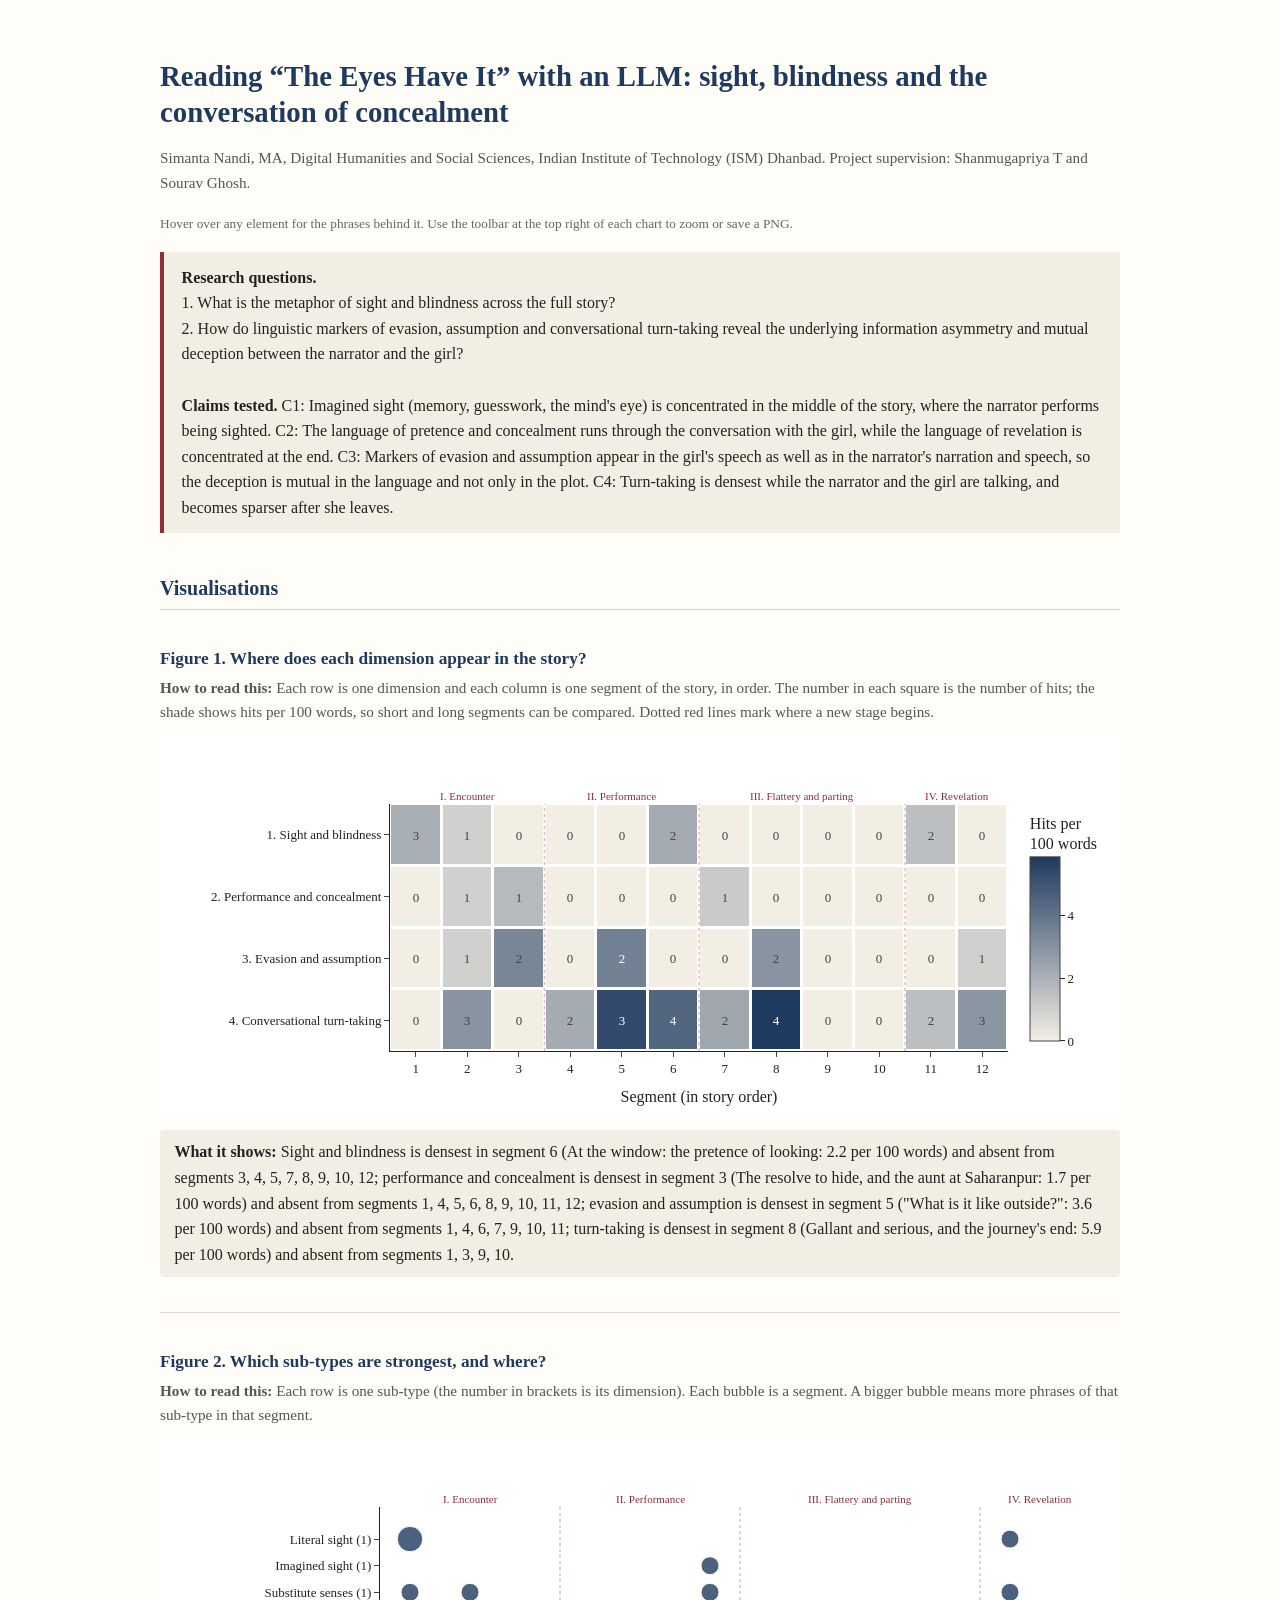
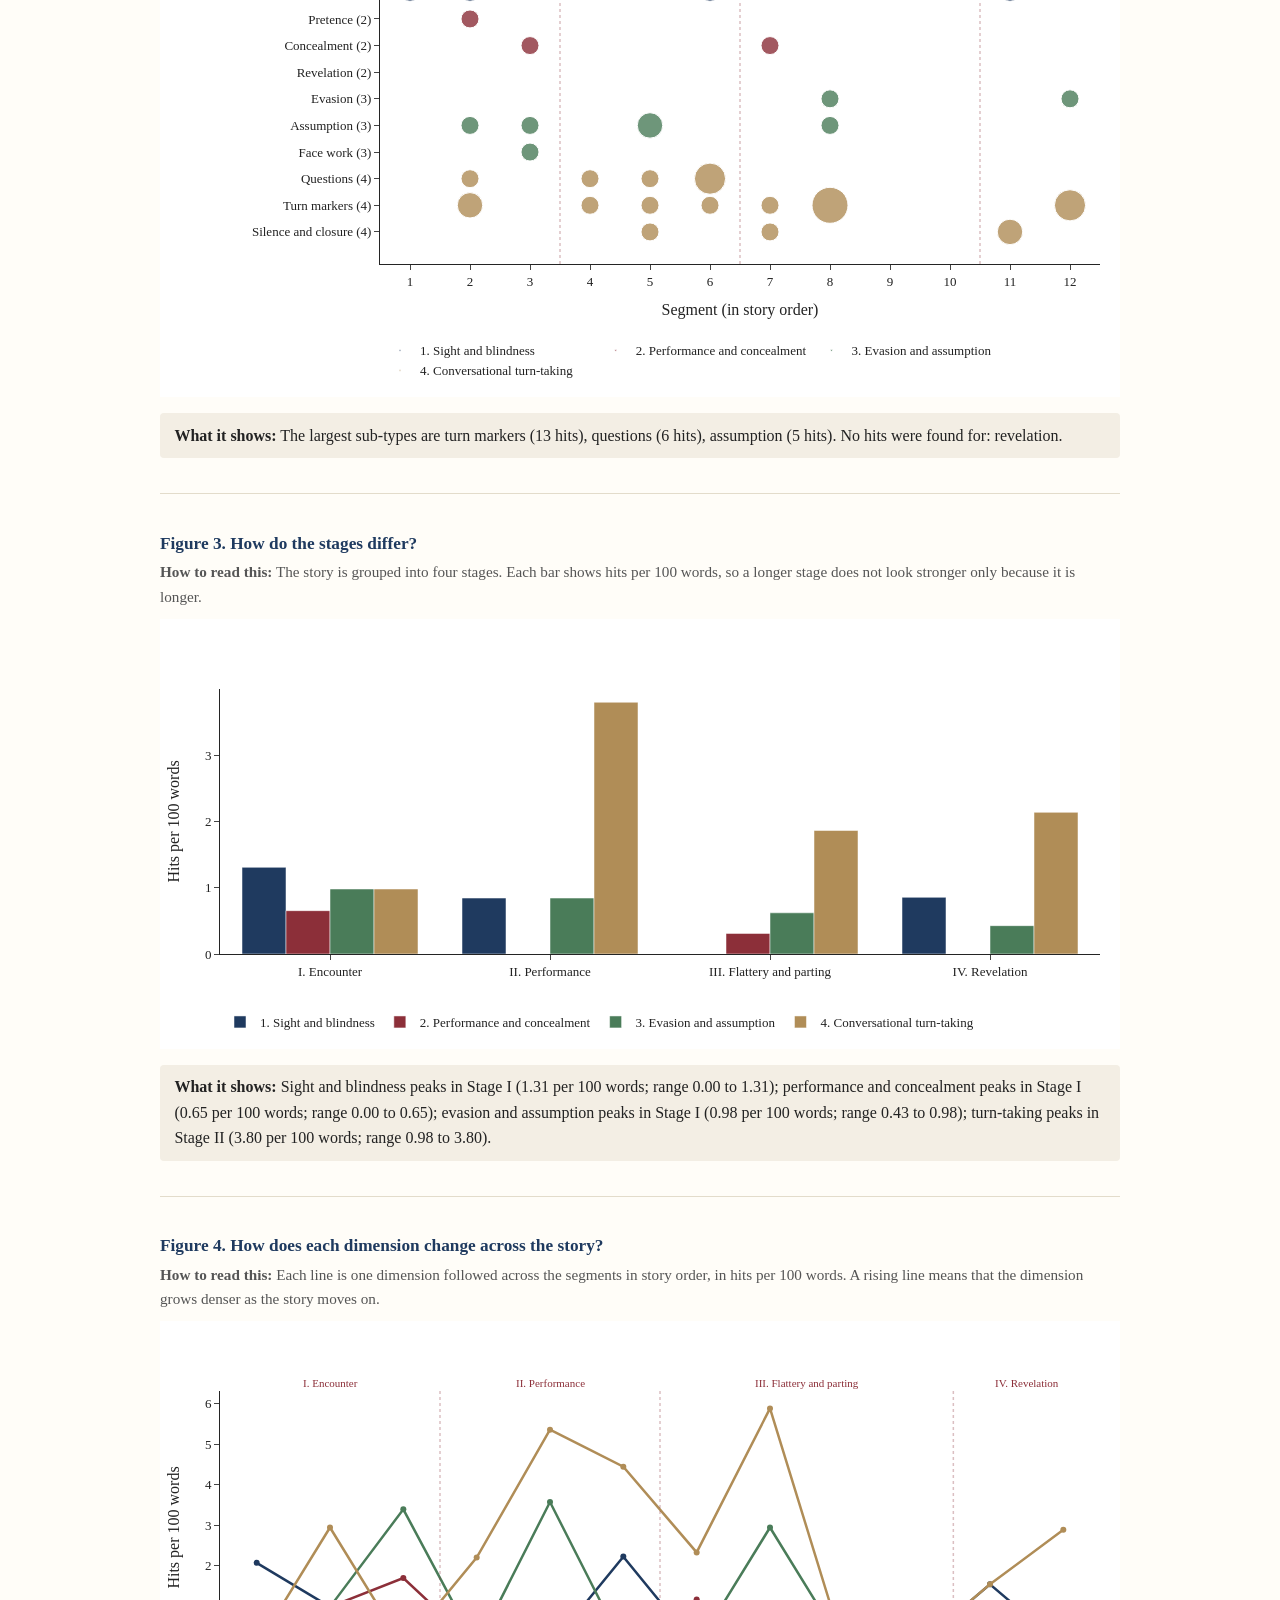
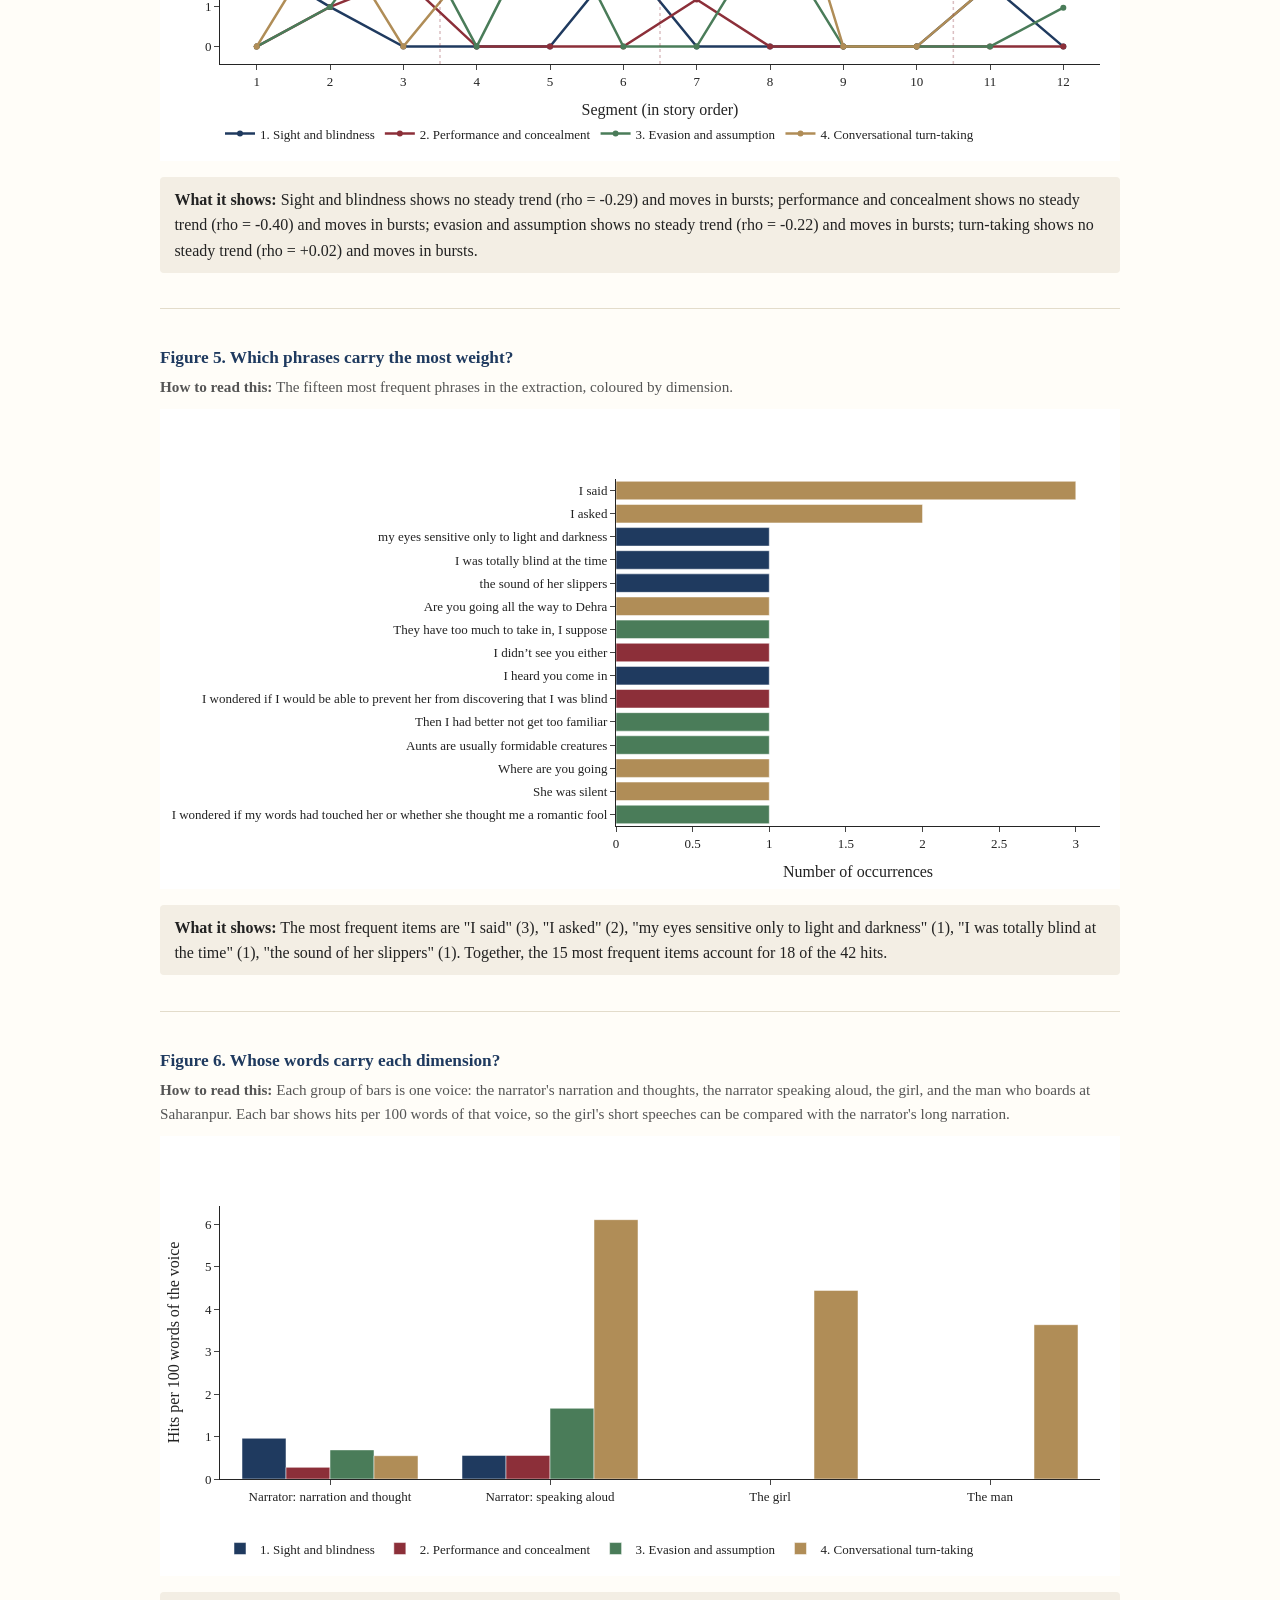
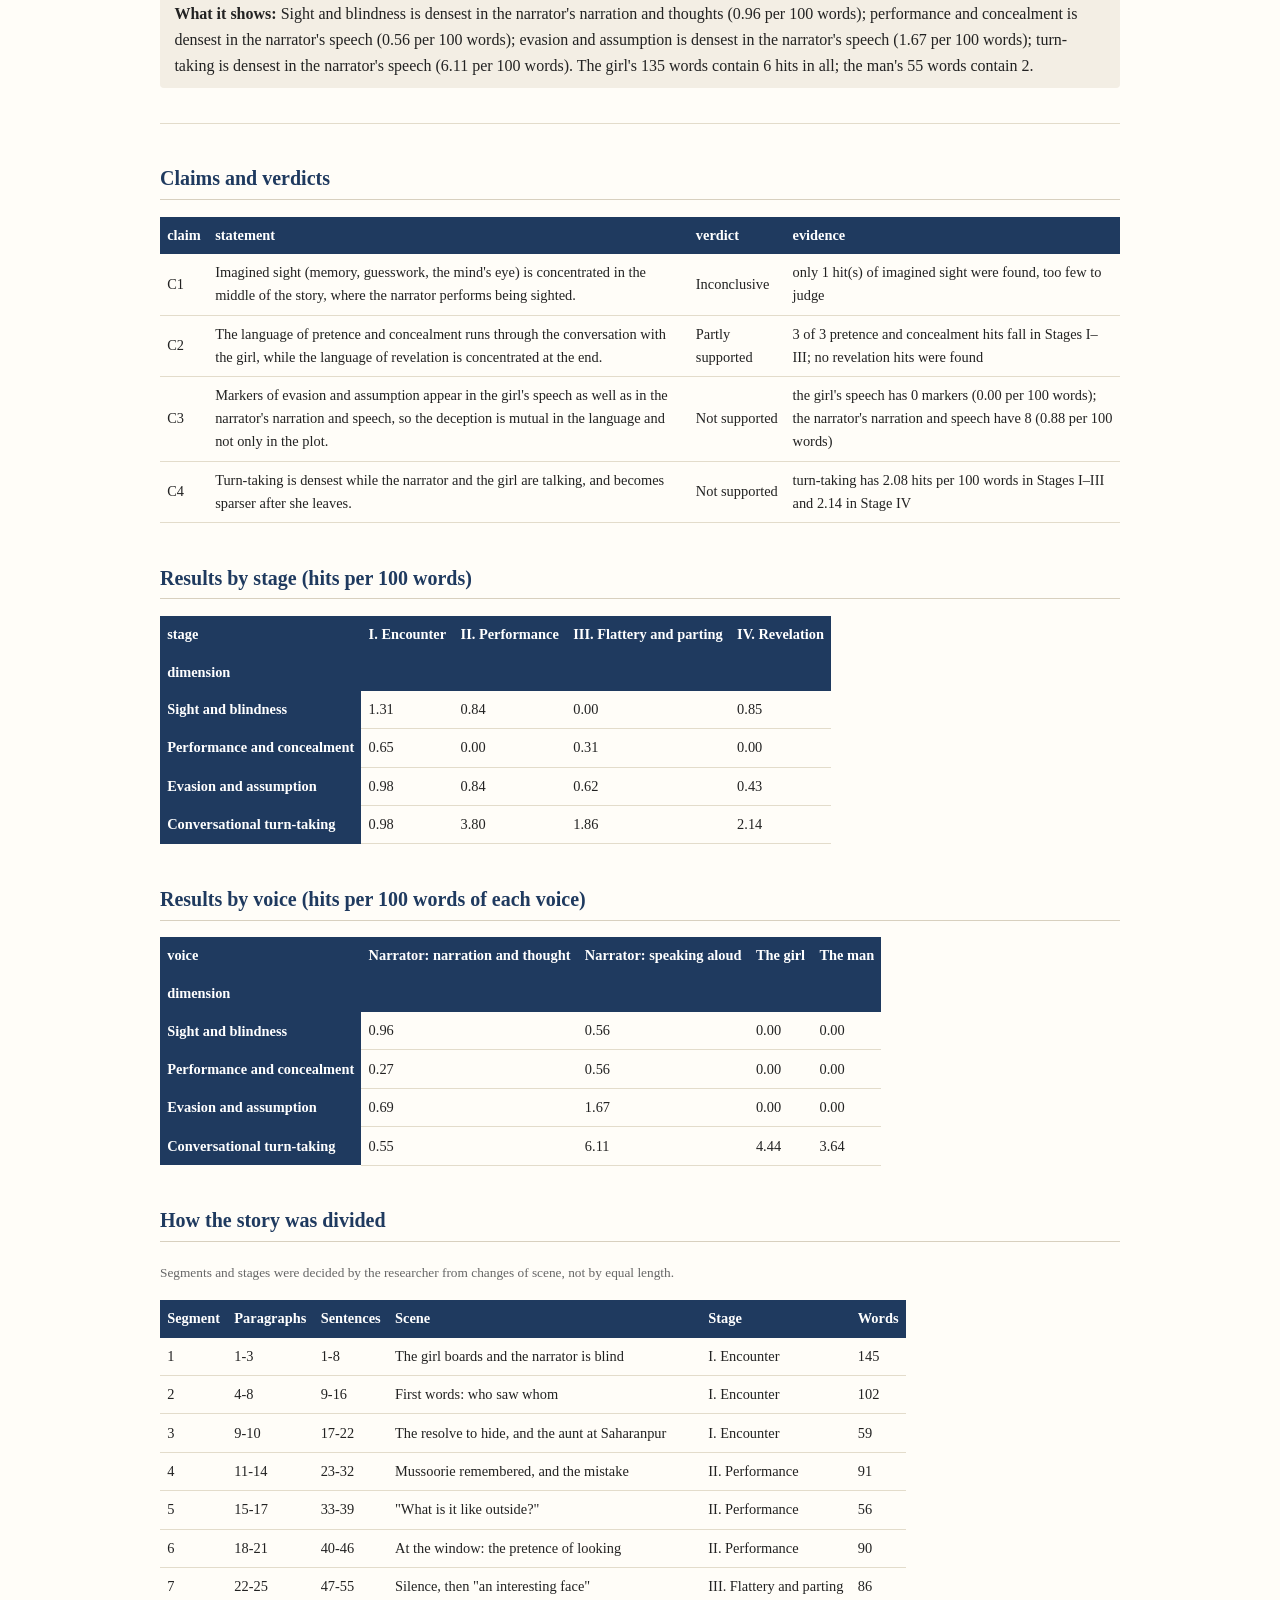
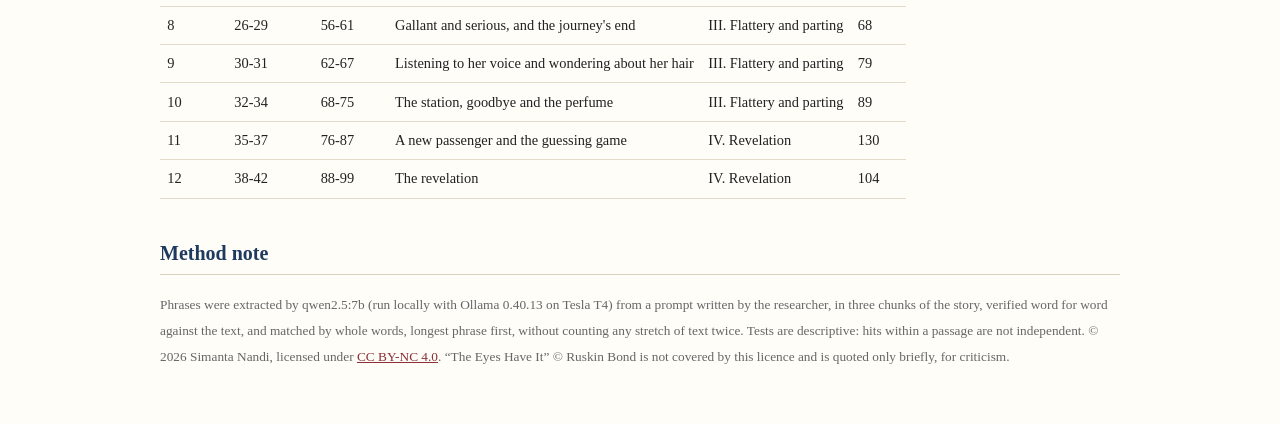
<file: visualisations.html>
<!DOCTYPE html>
<html lang="en"><head><meta charset="utf-8">
<meta name="viewport" content="width=device-width, initial-scale=1">
<title>Reading “The Eyes Have It” with an LLM: sight, blindness and the conversation of concealment</title>
<style>
body{font-family:Georgia,'Times New Roman',serif;color:#222;background:#fffdf8;max-width:960px;margin:0 auto;padding:2.5rem 1.2rem;line-height:1.6}
h1{font-size:1.8rem;line-height:1.25;color:#1f3a5f;margin-bottom:.4rem}
h2{font-size:1.25rem;margin-top:2.4rem;border-bottom:1px solid #d8d0bf;padding-bottom:.3rem;color:#1f3a5f}
h3{font-size:1.08rem;color:#1f3a5f;margin-bottom:.2rem}
section{margin:2.2rem 0;padding-bottom:1.2rem;border-bottom:1px solid #e3dccb}
.box{background:#f3eee4;border-left:4px solid #8c2f39;padding:.8rem 1.1rem;margin:1rem 0}
.how{color:#555;font-size:.95rem;margin:.2rem 0 .6rem}
.finding{background:#f3eee4;padding:.6rem .9rem;border-radius:4px}
.byline{color:#555;font-size:.95rem}
table{border-collapse:collapse;width:100%;font-size:.9rem;margin:.6rem 0;display:block;overflow-x:auto}
th{background:#1f3a5f;color:#fff;text-align:left;padding:.45rem}
td{border-bottom:1px solid #e3dccb;padding:.45rem}
a{color:#8c2f39}
small{color:#666}
@media (prefers-color-scheme: dark){body{background:#15171c;color:#e6e3dc}h1,h2,h3{color:#9db8e0}.box,.finding{background:#232730}td{border-color:#333}small,.how,.byline{color:#a9a9a9}a{color:#e59aa5}}
</style></head><body>
<h1>Reading “The Eyes Have It” with an LLM: sight, blindness and the conversation of concealment</h1>
<p class="byline">Simanta Nandi, MA, Digital Humanities and Social Sciences, Indian Institute of Technology (ISM) Dhanbad.
Project supervision: Shanmugapriya T and Sourav Ghosh.</p>
<small>Hover over any element for the phrases behind it. Use the toolbar at the top right of each chart to zoom or save a PNG.</small>
<div class="box"><b>Research questions.</b><br>1. What is the metaphor of sight and blindness across the full story?<br>2. How do linguistic markers of evasion, assumption and conversational turn-taking reveal the underlying information asymmetry and mutual deception between the narrator and the girl?<br><br><b>Claims tested.</b> C1: Imagined sight (memory, guesswork, the mind&#x27;s eye) is concentrated in the middle of the story, where the narrator performs being sighted. C2: The language of pretence and concealment runs through the conversation with the girl, while the language of revelation is concentrated at the end. C3: Markers of evasion and assumption appear in the girl&#x27;s speech as well as in the narrator&#x27;s narration and speech, so the deception is mutual in the language and not only in the plot. C4: Turn-taking is densest while the narrator and the girl are talking, and becomes sparser after she leaves.</div>
<h2>Visualisations</h2>
<section><h3>Figure 1. Where does each dimension appear in the story?</h3><p class='how'><b>How to read this:</b> Each row is one dimension and each column is one segment of the story, in order. The number in each square is the number of hits; the shade shows hits per 100 words, so short and long segments can be compared. Dotted red lines mark where a new stage begins.</p><div>                        <script type="text/javascript">window.PlotlyConfig = {MathJaxConfig: 'local'};</script>
        <script charset="utf-8" src="https://cdn.plot.ly/plotly-2.35.2.min.js"></script>                <div id="9a89c36c-cd57-48c1-a5cb-31c9a742e44f" class="plotly-graph-div" style="height:380px; width:100%;"></div>            <script type="text/javascript">                                    window.PLOTLYENV=window.PLOTLYENV || {};                                    if (document.getElementById("9a89c36c-cd57-48c1-a5cb-31c9a742e44f")) {                    Plotly.newPlot(                        "9a89c36c-cd57-48c1-a5cb-31c9a742e44f",                        [{"colorbar":{"title":{"text":"Hits per\u003cbr\u003e100 words"}},"colorscale":[[0,"#f3eee4"],[1,"#1f3a5f"]],"customdata":[["\u003cb\u003e1. Sight and blindness\u003c\u002fb\u003e\u003cbr\u003eSegment 1: The girl boards and the narrator is blind\u003cbr\u003e3 hit(s) = 2.1 per 100 words\u003cbr\u003emy eyes sensitive only to light and darkness ×1, I was totally blind at the time ×1, the sound of her slippers ×1","\u003cb\u003e1. Sight and blindness\u003c\u002fb\u003e\u003cbr\u003eSegment 2: First words: who saw whom\u003cbr\u003e1 hit(s) = 1.0 per 100 words\u003cbr\u003eI heard you come in ×1","\u003cb\u003e1. Sight and blindness\u003c\u002fb\u003e\u003cbr\u003eSegment 3: The resolve to hide, and the aunt at Saharanpur\u003cbr\u003e0 hit(s) = 0.0 per 100 words\u003cbr\u003enone","\u003cb\u003e1. Sight and blindness\u003c\u002fb\u003e\u003cbr\u003eSegment 4: Mussoorie remembered, and the mistake\u003cbr\u003e0 hit(s) = 0.0 per 100 words\u003cbr\u003enone","\u003cb\u003e1. Sight and blindness\u003c\u002fb\u003e\u003cbr\u003eSegment 5: &quot;What is it like outside?&quot;\u003cbr\u003e0 hit(s) = 0.0 per 100 words\u003cbr\u003enone","\u003cb\u003e1. Sight and blindness\u003c\u002fb\u003e\u003cbr\u003eSegment 6: At the window: the pretence of looking\u003cbr\u003e2 hit(s) = 2.2 per 100 words\u003cbr\u003eI heard the panting of the engine, the rumble of the wheels ×1, in my mind&#x27;s eye I could see telegraph posts flashing by ×1","\u003cb\u003e1. Sight and blindness\u003c\u002fb\u003e\u003cbr\u003eSegment 7: Silence, then &quot;an interesting face&quot;\u003cbr\u003e0 hit(s) = 0.0 per 100 words\u003cbr\u003enone","\u003cb\u003e1. Sight and blindness\u003c\u002fb\u003e\u003cbr\u003eSegment 8: Gallant and serious, and the journey&#x27;s end\u003cbr\u003e0 hit(s) = 0.0 per 100 words\u003cbr\u003enone","\u003cb\u003e1. Sight and blindness\u003c\u002fb\u003e\u003cbr\u003eSegment 9: Listening to her voice and wondering about her hair\u003cbr\u003e0 hit(s) = 0.0 per 100 words\u003cbr\u003enone","\u003cb\u003e1. Sight and blindness\u003c\u002fb\u003e\u003cbr\u003eSegment 10: The station, goodbye and the perfume\u003cbr\u003e0 hit(s) = 0.0 per 100 words\u003cbr\u003enone","\u003cb\u003e1. Sight and blindness\u003c\u002fb\u003e\u003cbr\u003eSegment 11: A new passenger and the guessing game\u003cbr\u003e2 hit(s) = 1.5 per 100 words\u003cbr\u003eI wanted to raise my hand and touch her hair but she moved away ×1, staring into the daylight that was darkness for me ×1","\u003cb\u003e1. Sight and blindness\u003c\u002fb\u003e\u003cbr\u003eSegment 12: The revelation\u003cbr\u003e0 hit(s) = 0.0 per 100 words\u003cbr\u003enone"],["\u003cb\u003e2. Performance and concealment\u003c\u002fb\u003e\u003cbr\u003eSegment 1: The girl boards and the narrator is blind\u003cbr\u003e0 hit(s) = 0.0 per 100 words\u003cbr\u003enone","\u003cb\u003e2. Performance and concealment\u003c\u002fb\u003e\u003cbr\u003eSegment 2: First words: who saw whom\u003cbr\u003e1 hit(s) = 1.0 per 100 words\u003cbr\u003eI didn’t see you either ×1","\u003cb\u003e2. Performance and concealment\u003c\u002fb\u003e\u003cbr\u003eSegment 3: The resolve to hide, and the aunt at Saharanpur\u003cbr\u003e1 hit(s) = 1.7 per 100 words\u003cbr\u003eI wondered if I would be able to prevent her from discovering that I was blind ×1","\u003cb\u003e2. Performance and concealment\u003c\u002fb\u003e\u003cbr\u003eSegment 4: Mussoorie remembered, and the mistake\u003cbr\u003e0 hit(s) = 0.0 per 100 words\u003cbr\u003enone","\u003cb\u003e2. Performance and concealment\u003c\u002fb\u003e\u003cbr\u003eSegment 5: &quot;What is it like outside?&quot;\u003cbr\u003e0 hit(s) = 0.0 per 100 words\u003cbr\u003enone","\u003cb\u003e2. Performance and concealment\u003c\u002fb\u003e\u003cbr\u003eSegment 6: At the window: the pretence of looking\u003cbr\u003e0 hit(s) = 0.0 per 100 words\u003cbr\u003enone","\u003cb\u003e2. Performance and concealment\u003c\u002fb\u003e\u003cbr\u003eSegment 7: Silence, then &quot;an interesting face&quot;\u003cbr\u003e1 hit(s) = 1.2 per 100 words\u003cbr\u003eI knew that there were hardly any animals left in the forests near Dehra ×1","\u003cb\u003e2. Performance and concealment\u003c\u002fb\u003e\u003cbr\u003eSegment 8: Gallant and serious, and the journey&#x27;s end\u003cbr\u003e0 hit(s) = 0.0 per 100 words\u003cbr\u003enone","\u003cb\u003e2. Performance and concealment\u003c\u002fb\u003e\u003cbr\u003eSegment 9: Listening to her voice and wondering about her hair\u003cbr\u003e0 hit(s) = 0.0 per 100 words\u003cbr\u003enone","\u003cb\u003e2. Performance and concealment\u003c\u002fb\u003e\u003cbr\u003eSegment 10: The station, goodbye and the perfume\u003cbr\u003e0 hit(s) = 0.0 per 100 words\u003cbr\u003enone","\u003cb\u003e2. Performance and concealment\u003c\u002fb\u003e\u003cbr\u003eSegment 11: A new passenger and the guessing game\u003cbr\u003e0 hit(s) = 0.0 per 100 words\u003cbr\u003enone","\u003cb\u003e2. Performance and concealment\u003c\u002fb\u003e\u003cbr\u003eSegment 12: The revelation\u003cbr\u003e0 hit(s) = 0.0 per 100 words\u003cbr\u003enone"],["\u003cb\u003e3. Evasion and assumption\u003c\u002fb\u003e\u003cbr\u003eSegment 1: The girl boards and the narrator is blind\u003cbr\u003e0 hit(s) = 0.0 per 100 words\u003cbr\u003enone","\u003cb\u003e3. Evasion and assumption\u003c\u002fb\u003e\u003cbr\u003eSegment 2: First words: who saw whom\u003cbr\u003e1 hit(s) = 1.0 per 100 words\u003cbr\u003eThey have too much to take in, I suppose ×1","\u003cb\u003e3. Evasion and assumption\u003c\u002fb\u003e\u003cbr\u003eSegment 3: The resolve to hide, and the aunt at Saharanpur\u003cbr\u003e2 hit(s) = 3.4 per 100 words\u003cbr\u003eThen I had better not get too familiar ×1, Aunts are usually formidable creatures ×1","\u003cb\u003e3. Evasion and assumption\u003c\u002fb\u003e\u003cbr\u003eSegment 4: Mussoorie remembered, and the mistake\u003cbr\u003e0 hit(s) = 0.0 per 100 words\u003cbr\u003enone","\u003cb\u003e3. Evasion and assumption\u003c\u002fb\u003e\u003cbr\u003eSegment 5: &quot;What is it like outside?&quot;\u003cbr\u003e2 hit(s) = 3.6 per 100 words\u003cbr\u003eI wondered if my words had touched her or whether she thought me a romantic fool ×1, Had she noticed already that I could not see ×1","\u003cb\u003e3. Evasion and assumption\u003c\u002fb\u003e\u003cbr\u003eSegment 6: At the window: the pretence of looking\u003cbr\u003e0 hit(s) = 0.0 per 100 words\u003cbr\u003enone","\u003cb\u003e3. Evasion and assumption\u003c\u002fb\u003e\u003cbr\u003eSegment 7: Silence, then &quot;an interesting face&quot;\u003cbr\u003e0 hit(s) = 0.0 per 100 words\u003cbr\u003enone","\u003cb\u003e3. Evasion and assumption\u003c\u002fb\u003e\u003cbr\u003eSegment 8: Gallant and serious, and the journey&#x27;s end\u003cbr\u003e2 hit(s) = 2.9 per 100 words\u003cbr\u003eOh, so you do have a pretty face, thought I ×1, I thought, then, that I would try to laugh for her, but the thought of laughter only made me feel troubled and lonely ×1","\u003cb\u003e3. Evasion and assumption\u003c\u002fb\u003e\u003cbr\u003eSegment 9: Listening to her voice and wondering about her hair\u003cbr\u003e0 hit(s) = 0.0 per 100 words\u003cbr\u003enone","\u003cb\u003e3. Evasion and assumption\u003c\u002fb\u003e\u003cbr\u003eSegment 10: The station, goodbye and the perfume\u003cbr\u003e0 hit(s) = 0.0 per 100 words\u003cbr\u003enone","\u003cb\u003e3. Evasion and assumption\u003c\u002fb\u003e\u003cbr\u003eSegment 11: A new passenger and the guessing game\u003cbr\u003e0 hit(s) = 0.0 per 100 words\u003cbr\u003enone","\u003cb\u003e3. Evasion and assumption\u003c\u002fb\u003e\u003cbr\u003eSegment 12: The revelation\u003cbr\u003e1 hit(s) = 1.0 per 100 words\u003cbr\u003eCan you tell me—did she keep her hair long or short ×1"],["\u003cb\u003e4. Conversational turn-taking\u003c\u002fb\u003e\u003cbr\u003eSegment 1: The girl boards and the narrator is blind\u003cbr\u003e0 hit(s) = 0.0 per 100 words\u003cbr\u003enone","\u003cb\u003e4. Conversational turn-taking\u003c\u002fb\u003e\u003cbr\u003eSegment 2: First words: who saw whom\u003cbr\u003e3 hit(s) = 2.9 per 100 words\u003cbr\u003eAre you going all the way to Dehra ×1, I asked ×1, I said ×1","\u003cb\u003e4. Conversational turn-taking\u003c\u002fb\u003e\u003cbr\u003eSegment 3: The resolve to hide, and the aunt at Saharanpur\u003cbr\u003e0 hit(s) = 0.0 per 100 words\u003cbr\u003enone","\u003cb\u003e4. Conversational turn-taking\u003c\u002fb\u003e\u003cbr\u003eSegment 4: Mussoorie remembered, and the mistake\u003cbr\u003e2 hit(s) = 2.2 per 100 words\u003cbr\u003eWhere are you going ×1, I said ×1","\u003cb\u003e4. Conversational turn-taking\u003c\u002fb\u003e\u003cbr\u003eSegment 5: &quot;What is it like outside?&quot;\u003cbr\u003e3 hit(s) = 5.4 per 100 words\u003cbr\u003eShe was silent ×1, ‘What is it like outside?’ ×1, I asked ×1","\u003cb\u003e4. Conversational turn-taking\u003c\u002fb\u003e\u003cbr\u003eSegment 6: At the window: the pretence of looking\u003cbr\u003e4 hit(s) = 4.4 per 100 words\u003cbr\u003e‘Why don’t you look out of the window?’ ×1, ‘Have you noticed,’ I ventured, ‘that the trees seem to be moving while we seem to be standing still?’ ×1, ‘That always happens,’ she said ×1, ‘Do you see any animals?’ ×1","\u003cb\u003e4. Conversational turn-taking\u003c\u002fb\u003e\u003cbr\u003eSegment 7: Silence, then &quot;an interesting face&quot;\u003cbr\u003e2 hit(s) = 2.3 per 100 words\u003cbr\u003eI turned from the window and faced the girl and for a while we sat in silence ×1, ‘You have an interesting face,’ I remarked ×1","\u003cb\u003e4. Conversational turn-taking\u003c\u002fb\u003e\u003cbr\u003eSegment 8: Gallant and serious, and the journey&#x27;s end\u003cbr\u003e4 hit(s) = 5.9 per 100 words\u003cbr\u003eI said ×1, ‘You are a very gallant young man,’ she said ×1, ‘But why are you so serious?’ ×1, ‘We’ll soon be at your station,’ I said ×1","\u003cb\u003e4. Conversational turn-taking\u003c\u002fb\u003e\u003cbr\u003eSegment 9: Listening to her voice and wondering about her hair\u003cbr\u003e0 hit(s) = 0.0 per 100 words\u003cbr\u003enone","\u003cb\u003e4. Conversational turn-taking\u003c\u002fb\u003e\u003cbr\u003eSegment 10: The station, goodbye and the perfume\u003cbr\u003e0 hit(s) = 0.0 per 100 words\u003cbr\u003enone","\u003cb\u003e4. Conversational turn-taking\u003c\u002fb\u003e\u003cbr\u003eSegment 11: A new passenger and the guessing game\u003cbr\u003e2 hit(s) = 1.5 per 100 words\u003cbr\u003eThere was some confusion in the doorway ×1, Then the door banged and the world was shut out again ×1","\u003cb\u003e4. Conversational turn-taking\u003c\u002fb\u003e\u003cbr\u003eSegment 12: The revelation\u003cbr\u003e3 hit(s) = 2.9 per 100 words\u003cbr\u003e‘You must be disappointed,’ he said ×1, ‘She was an interesting girl,’ I said ×1, ‘I don’t remember,’ he said sounding puzzled ×1"]],"hovertemplate":"%{customdata}\u003cextra\u003e\u003c\u002fextra\u003e","text":[["3","1","0","0","0","2","0","0","0","0","2","0"],["0","1","1","0","0","0","1","0","0","0","0","0"],["0","1","2","0","2","0","0","2","0","0","0","1"],["0","3","0","2","3","4","2","4","0","0","2","3"]],"texttemplate":"%{text}","x":[1,2,3,4,5,6,7,8,9,10,11,12],"xgap":3,"y":["1. Sight and blindness","2. Performance and concealment","3. Evasion and assumption","4. Conversational turn-taking"],"ygap":3,"z":[[2.0689655172413794,0.9803921568627451,0.0,0.0,0.0,2.2222222222222223,0.0,0.0,0.0,0.0,1.5384615384615385,0.0],[0.0,0.9803921568627451,1.694915254237288,0.0,0.0,0.0,1.1627906976744187,0.0,0.0,0.0,0.0,0.0],[0.0,0.9803921568627451,3.389830508474576,0.0,3.5714285714285716,0.0,0.0,2.9411764705882355,0.0,0.0,0.0,0.9615384615384616],[0.0,2.9411764705882355,0.0,2.197802197802198,5.357142857142857,4.444444444444445,2.3255813953488373,5.882352941176471,0.0,0.0,1.5384615384615385,2.8846153846153846]],"type":"heatmap"}],                        {"template":{"data":{"barpolar":[{"marker":{"line":{"color":"white","width":0.5},"pattern":{"fillmode":"overlay","size":10,"solidity":0.2}},"type":"barpolar"}],"bar":[{"error_x":{"color":"rgb(36,36,36)"},"error_y":{"color":"rgb(36,36,36)"},"marker":{"line":{"color":"white","width":0.5},"pattern":{"fillmode":"overlay","size":10,"solidity":0.2}},"type":"bar"}],"carpet":[{"aaxis":{"endlinecolor":"rgb(36,36,36)","gridcolor":"white","linecolor":"white","minorgridcolor":"white","startlinecolor":"rgb(36,36,36)"},"baxis":{"endlinecolor":"rgb(36,36,36)","gridcolor":"white","linecolor":"white","minorgridcolor":"white","startlinecolor":"rgb(36,36,36)"},"type":"carpet"}],"choropleth":[{"colorbar":{"outlinewidth":1,"tickcolor":"rgb(36,36,36)","ticks":"outside"},"type":"choropleth"}],"contourcarpet":[{"colorbar":{"outlinewidth":1,"tickcolor":"rgb(36,36,36)","ticks":"outside"},"type":"contourcarpet"}],"contour":[{"colorbar":{"outlinewidth":1,"tickcolor":"rgb(36,36,36)","ticks":"outside"},"colorscale":[[0.0,"#440154"],[0.1111111111111111,"#482878"],[0.2222222222222222,"#3e4989"],[0.3333333333333333,"#31688e"],[0.4444444444444444,"#26828e"],[0.5555555555555556,"#1f9e89"],[0.6666666666666666,"#35b779"],[0.7777777777777778,"#6ece58"],[0.8888888888888888,"#b5de2b"],[1.0,"#fde725"]],"type":"contour"}],"heatmapgl":[{"colorbar":{"outlinewidth":1,"tickcolor":"rgb(36,36,36)","ticks":"outside"},"colorscale":[[0.0,"#440154"],[0.1111111111111111,"#482878"],[0.2222222222222222,"#3e4989"],[0.3333333333333333,"#31688e"],[0.4444444444444444,"#26828e"],[0.5555555555555556,"#1f9e89"],[0.6666666666666666,"#35b779"],[0.7777777777777778,"#6ece58"],[0.8888888888888888,"#b5de2b"],[1.0,"#fde725"]],"type":"heatmapgl"}],"heatmap":[{"colorbar":{"outlinewidth":1,"tickcolor":"rgb(36,36,36)","ticks":"outside"},"colorscale":[[0.0,"#440154"],[0.1111111111111111,"#482878"],[0.2222222222222222,"#3e4989"],[0.3333333333333333,"#31688e"],[0.4444444444444444,"#26828e"],[0.5555555555555556,"#1f9e89"],[0.6666666666666666,"#35b779"],[0.7777777777777778,"#6ece58"],[0.8888888888888888,"#b5de2b"],[1.0,"#fde725"]],"type":"heatmap"}],"histogram2dcontour":[{"colorbar":{"outlinewidth":1,"tickcolor":"rgb(36,36,36)","ticks":"outside"},"colorscale":[[0.0,"#440154"],[0.1111111111111111,"#482878"],[0.2222222222222222,"#3e4989"],[0.3333333333333333,"#31688e"],[0.4444444444444444,"#26828e"],[0.5555555555555556,"#1f9e89"],[0.6666666666666666,"#35b779"],[0.7777777777777778,"#6ece58"],[0.8888888888888888,"#b5de2b"],[1.0,"#fde725"]],"type":"histogram2dcontour"}],"histogram2d":[{"colorbar":{"outlinewidth":1,"tickcolor":"rgb(36,36,36)","ticks":"outside"},"colorscale":[[0.0,"#440154"],[0.1111111111111111,"#482878"],[0.2222222222222222,"#3e4989"],[0.3333333333333333,"#31688e"],[0.4444444444444444,"#26828e"],[0.5555555555555556,"#1f9e89"],[0.6666666666666666,"#35b779"],[0.7777777777777778,"#6ece58"],[0.8888888888888888,"#b5de2b"],[1.0,"#fde725"]],"type":"histogram2d"}],"histogram":[{"marker":{"line":{"color":"white","width":0.6}},"type":"histogram"}],"mesh3d":[{"colorbar":{"outlinewidth":1,"tickcolor":"rgb(36,36,36)","ticks":"outside"},"type":"mesh3d"}],"parcoords":[{"line":{"colorbar":{"outlinewidth":1,"tickcolor":"rgb(36,36,36)","ticks":"outside"}},"type":"parcoords"}],"pie":[{"automargin":true,"type":"pie"}],"scatter3d":[{"line":{"colorbar":{"outlinewidth":1,"tickcolor":"rgb(36,36,36)","ticks":"outside"}},"marker":{"colorbar":{"outlinewidth":1,"tickcolor":"rgb(36,36,36)","ticks":"outside"}},"type":"scatter3d"}],"scattercarpet":[{"marker":{"colorbar":{"outlinewidth":1,"tickcolor":"rgb(36,36,36)","ticks":"outside"}},"type":"scattercarpet"}],"scattergeo":[{"marker":{"colorbar":{"outlinewidth":1,"tickcolor":"rgb(36,36,36)","ticks":"outside"}},"type":"scattergeo"}],"scattergl":[{"marker":{"colorbar":{"outlinewidth":1,"tickcolor":"rgb(36,36,36)","ticks":"outside"}},"type":"scattergl"}],"scattermapbox":[{"marker":{"colorbar":{"outlinewidth":1,"tickcolor":"rgb(36,36,36)","ticks":"outside"}},"type":"scattermapbox"}],"scatterpolargl":[{"marker":{"colorbar":{"outlinewidth":1,"tickcolor":"rgb(36,36,36)","ticks":"outside"}},"type":"scatterpolargl"}],"scatterpolar":[{"marker":{"colorbar":{"outlinewidth":1,"tickcolor":"rgb(36,36,36)","ticks":"outside"}},"type":"scatterpolar"}],"scatter":[{"fillpattern":{"fillmode":"overlay","size":10,"solidity":0.2},"type":"scatter"}],"scatterternary":[{"marker":{"colorbar":{"outlinewidth":1,"tickcolor":"rgb(36,36,36)","ticks":"outside"}},"type":"scatterternary"}],"surface":[{"colorbar":{"outlinewidth":1,"tickcolor":"rgb(36,36,36)","ticks":"outside"},"colorscale":[[0.0,"#440154"],[0.1111111111111111,"#482878"],[0.2222222222222222,"#3e4989"],[0.3333333333333333,"#31688e"],[0.4444444444444444,"#26828e"],[0.5555555555555556,"#1f9e89"],[0.6666666666666666,"#35b779"],[0.7777777777777778,"#6ece58"],[0.8888888888888888,"#b5de2b"],[1.0,"#fde725"]],"type":"surface"}],"table":[{"cells":{"fill":{"color":"rgb(237,237,237)"},"line":{"color":"white"}},"header":{"fill":{"color":"rgb(217,217,217)"},"line":{"color":"white"}},"type":"table"}]},"layout":{"annotationdefaults":{"arrowhead":0,"arrowwidth":1},"autotypenumbers":"strict","coloraxis":{"colorbar":{"outlinewidth":1,"tickcolor":"rgb(36,36,36)","ticks":"outside"}},"colorscale":{"diverging":[[0.0,"rgb(103,0,31)"],[0.1,"rgb(178,24,43)"],[0.2,"rgb(214,96,77)"],[0.3,"rgb(244,165,130)"],[0.4,"rgb(253,219,199)"],[0.5,"rgb(247,247,247)"],[0.6,"rgb(209,229,240)"],[0.7,"rgb(146,197,222)"],[0.8,"rgb(67,147,195)"],[0.9,"rgb(33,102,172)"],[1.0,"rgb(5,48,97)"]],"sequential":[[0.0,"#440154"],[0.1111111111111111,"#482878"],[0.2222222222222222,"#3e4989"],[0.3333333333333333,"#31688e"],[0.4444444444444444,"#26828e"],[0.5555555555555556,"#1f9e89"],[0.6666666666666666,"#35b779"],[0.7777777777777778,"#6ece58"],[0.8888888888888888,"#b5de2b"],[1.0,"#fde725"]],"sequentialminus":[[0.0,"#440154"],[0.1111111111111111,"#482878"],[0.2222222222222222,"#3e4989"],[0.3333333333333333,"#31688e"],[0.4444444444444444,"#26828e"],[0.5555555555555556,"#1f9e89"],[0.6666666666666666,"#35b779"],[0.7777777777777778,"#6ece58"],[0.8888888888888888,"#b5de2b"],[1.0,"#fde725"]]},"colorway":["#1F77B4","#FF7F0E","#2CA02C","#D62728","#9467BD","#8C564B","#E377C2","#7F7F7F","#BCBD22","#17BECF"],"font":{"color":"rgb(36,36,36)"},"geo":{"bgcolor":"white","lakecolor":"white","landcolor":"white","showlakes":true,"showland":true,"subunitcolor":"white"},"hoverlabel":{"align":"left"},"hovermode":"closest","mapbox":{"style":"light"},"paper_bgcolor":"white","plot_bgcolor":"white","polar":{"angularaxis":{"gridcolor":"rgb(232,232,232)","linecolor":"rgb(36,36,36)","showgrid":false,"showline":true,"ticks":"outside"},"bgcolor":"white","radialaxis":{"gridcolor":"rgb(232,232,232)","linecolor":"rgb(36,36,36)","showgrid":false,"showline":true,"ticks":"outside"}},"scene":{"xaxis":{"backgroundcolor":"white","gridcolor":"rgb(232,232,232)","gridwidth":2,"linecolor":"rgb(36,36,36)","showbackground":true,"showgrid":false,"showline":true,"ticks":"outside","zeroline":false,"zerolinecolor":"rgb(36,36,36)"},"yaxis":{"backgroundcolor":"white","gridcolor":"rgb(232,232,232)","gridwidth":2,"linecolor":"rgb(36,36,36)","showbackground":true,"showgrid":false,"showline":true,"ticks":"outside","zeroline":false,"zerolinecolor":"rgb(36,36,36)"},"zaxis":{"backgroundcolor":"white","gridcolor":"rgb(232,232,232)","gridwidth":2,"linecolor":"rgb(36,36,36)","showbackground":true,"showgrid":false,"showline":true,"ticks":"outside","zeroline":false,"zerolinecolor":"rgb(36,36,36)"}},"shapedefaults":{"fillcolor":"black","line":{"width":0},"opacity":0.3},"ternary":{"aaxis":{"gridcolor":"rgb(232,232,232)","linecolor":"rgb(36,36,36)","showgrid":false,"showline":true,"ticks":"outside"},"baxis":{"gridcolor":"rgb(232,232,232)","linecolor":"rgb(36,36,36)","showgrid":false,"showline":true,"ticks":"outside"},"bgcolor":"white","caxis":{"gridcolor":"rgb(232,232,232)","linecolor":"rgb(36,36,36)","showgrid":false,"showline":true,"ticks":"outside"}},"title":{"x":0.05},"xaxis":{"automargin":true,"gridcolor":"rgb(232,232,232)","linecolor":"rgb(36,36,36)","showgrid":false,"showline":true,"ticks":"outside","title":{"standoff":15},"zeroline":false,"zerolinecolor":"rgb(36,36,36)"},"yaxis":{"automargin":true,"gridcolor":"rgb(232,232,232)","linecolor":"rgb(36,36,36)","showgrid":false,"showline":true,"ticks":"outside","title":{"standoff":15},"zeroline":false,"zerolinecolor":"rgb(36,36,36)"}}},"margin":{"l":230,"r":20,"t":70,"b":50},"font":{"family":"Georgia, 'Times New Roman', serif","size":13,"color":"#222"},"hoverlabel":{"font":{"family":"Georgia, 'Times New Roman', serif"},"bgcolor":"white","align":"left"},"legend":{"orientation":"h","y":-0.2},"height":380,"yaxis":{"autorange":"reversed"},"xaxis":{"title":{"text":"Segment (in story order)"},"dtick":1,"range":[0.5,12.5]},"annotations":[{"font":{"color":"#8c2f39","size":11},"showarrow":false,"text":"I. Encounter","x":2.0,"y":1.0,"yanchor":"bottom","yref":"paper"},{"font":{"color":"#8c2f39","size":11},"showarrow":false,"text":"II. Performance","x":5.0,"y":1.0,"yanchor":"bottom","yref":"paper"},{"font":{"color":"#8c2f39","size":11},"showarrow":false,"text":"III. Flattery and parting","x":8.5,"y":1.0,"yanchor":"bottom","yref":"paper"},{"font":{"color":"#8c2f39","size":11},"showarrow":false,"text":"IV. Revelation","x":11.5,"y":1.0,"yanchor":"bottom","yref":"paper"}],"shapes":[{"line":{"color":"#8c2f39","dash":"dot","width":1.5},"type":"line","x0":3.5,"x1":3.5,"xref":"x","y0":0,"y1":1,"yref":"y domain"},{"line":{"color":"#8c2f39","dash":"dot","width":1.5},"type":"line","x0":6.5,"x1":6.5,"xref":"x","y0":0,"y1":1,"yref":"y domain"},{"line":{"color":"#8c2f39","dash":"dot","width":1.5},"type":"line","x0":10.5,"x1":10.5,"xref":"x","y0":0,"y1":1,"yref":"y domain"}]},                        {"displaylogo": false, "toImageButtonOptions": {"format": "png", "scale": 3, "filename": "figure"}, "responsive": true}                    )                };                            </script>        </div><p class='finding'><b>What it shows:</b> Sight and blindness is densest in segment 6 (At the window: the pretence of looking: 2.2 per 100 words) and absent from segments 3, 4, 5, 7, 8, 9, 10, 12; performance and concealment is densest in segment 3 (The resolve to hide, and the aunt at Saharanpur: 1.7 per 100 words) and absent from segments 1, 4, 5, 6, 8, 9, 10, 11, 12; evasion and assumption is densest in segment 5 (&quot;What is it like outside?&quot;: 3.6 per 100 words) and absent from segments 1, 4, 6, 7, 9, 10, 11; turn-taking is densest in segment 8 (Gallant and serious, and the journey&#x27;s end: 5.9 per 100 words) and absent from segments 1, 3, 9, 10.</p></section>
<section><h3>Figure 2. Which sub-types are strongest, and where?</h3><p class='how'><b>How to read this:</b> Each row is one sub-type (the number in brackets is its dimension). Each bubble is a segment. A bigger bubble means more phrases of that sub-type in that segment.</p><div>                            <div id="3b14bc2f-b625-40f8-a76d-57cfe6ab04b8" class="plotly-graph-div" style="height:560px; width:100%;"></div>            <script type="text/javascript">                                    window.PLOTLYENV=window.PLOTLYENV || {};                                    if (document.getElementById("3b14bc2f-b625-40f8-a76d-57cfe6ab04b8")) {                    Plotly.newPlot(                        "3b14bc2f-b625-40f8-a76d-57cfe6ab04b8",                        [{"hovertemplate":"%{text}\u003cextra\u003e\u003c\u002fextra\u003e","marker":{"color":"#1f3a5f","line":{"color":"white","width":1},"opacity":0.8,"size":[2,1,1,1,1,1,1],"sizemin":5,"sizemode":"area","sizeref":0.006172839506172839},"mode":"markers","name":"1. Sight and blindness","text":["\u003cb\u003eLiteral sight (1)\u003c\u002fb\u003e\u003cbr\u003eSegment 1: The girl boards and the narrator is blind\u003cbr\u003e2 hit(s)\u003cbr\u003emy eyes sensitive only to light and darkness ×1, I was totally blind at the time ×1","\u003cb\u003eLiteral sight (1)\u003c\u002fb\u003e\u003cbr\u003eSegment 11: A new passenger and the guessing game\u003cbr\u003e1 hit(s)\u003cbr\u003estaring into the daylight that was darkness for me ×1","\u003cb\u003eImagined sight (1)\u003c\u002fb\u003e\u003cbr\u003eSegment 6: At the window: the pretence of looking\u003cbr\u003e1 hit(s)\u003cbr\u003ein my mind&#x27;s eye I could see telegraph posts flashing by ×1","\u003cb\u003eSubstitute senses (1)\u003c\u002fb\u003e\u003cbr\u003eSegment 1: The girl boards and the narrator is blind\u003cbr\u003e1 hit(s)\u003cbr\u003ethe sound of her slippers ×1","\u003cb\u003eSubstitute senses (1)\u003c\u002fb\u003e\u003cbr\u003eSegment 2: First words: who saw whom\u003cbr\u003e1 hit(s)\u003cbr\u003eI heard you come in ×1","\u003cb\u003eSubstitute senses (1)\u003c\u002fb\u003e\u003cbr\u003eSegment 6: At the window: the pretence of looking\u003cbr\u003e1 hit(s)\u003cbr\u003eI heard the panting of the engine, the rumble of the wheels ×1","\u003cb\u003eSubstitute senses (1)\u003c\u002fb\u003e\u003cbr\u003eSegment 11: A new passenger and the guessing game\u003cbr\u003e1 hit(s)\u003cbr\u003eI wanted to raise my hand and touch her hair but she moved away ×1"],"x":[1,11,6,1,2,6,11],"y":["Literal sight (1)","Literal sight (1)","Imagined sight (1)","Substitute senses (1)","Substitute senses (1)","Substitute senses (1)","Substitute senses (1)"],"type":"scatter"},{"hovertemplate":"%{text}\u003cextra\u003e\u003c\u002fextra\u003e","marker":{"color":"#8c2f39","line":{"color":"white","width":1},"opacity":0.8,"size":[1,1,1],"sizemin":5,"sizemode":"area","sizeref":0.006172839506172839},"mode":"markers","name":"2. Performance and concealment","text":["\u003cb\u003ePretence (2)\u003c\u002fb\u003e\u003cbr\u003eSegment 2: First words: who saw whom\u003cbr\u003e1 hit(s)\u003cbr\u003eI didn’t see you either ×1","\u003cb\u003eConcealment (2)\u003c\u002fb\u003e\u003cbr\u003eSegment 3: The resolve to hide, and the aunt at Saharanpur\u003cbr\u003e1 hit(s)\u003cbr\u003eI wondered if I would be able to prevent her from discovering that I was blind ×1","\u003cb\u003eConcealment (2)\u003c\u002fb\u003e\u003cbr\u003eSegment 7: Silence, then &quot;an interesting face&quot;\u003cbr\u003e1 hit(s)\u003cbr\u003eI knew that there were hardly any animals left in the forests near Dehra ×1"],"x":[2,3,7],"y":["Pretence (2)","Concealment (2)","Concealment (2)"],"type":"scatter"},{"hovertemplate":"%{text}\u003cextra\u003e\u003c\u002fextra\u003e","marker":{"color":"#4a7c59","line":{"color":"white","width":1},"opacity":0.8,"size":[1,1,1,1,2,1,1],"sizemin":5,"sizemode":"area","sizeref":0.006172839506172839},"mode":"markers","name":"3. Evasion and assumption","text":["\u003cb\u003eEvasion (3)\u003c\u002fb\u003e\u003cbr\u003eSegment 8: Gallant and serious, and the journey&#x27;s end\u003cbr\u003e1 hit(s)\u003cbr\u003eI thought, then, that I would try to laugh for her, but the thought of laughter only made me feel troubled and lonely ×1","\u003cb\u003eEvasion (3)\u003c\u002fb\u003e\u003cbr\u003eSegment 12: The revelation\u003cbr\u003e1 hit(s)\u003cbr\u003eCan you tell me—did she keep her hair long or short ×1","\u003cb\u003eAssumption (3)\u003c\u002fb\u003e\u003cbr\u003eSegment 2: First words: who saw whom\u003cbr\u003e1 hit(s)\u003cbr\u003eThey have too much to take in, I suppose ×1","\u003cb\u003eAssumption (3)\u003c\u002fb\u003e\u003cbr\u003eSegment 3: The resolve to hide, and the aunt at Saharanpur\u003cbr\u003e1 hit(s)\u003cbr\u003eAunts are usually formidable creatures ×1","\u003cb\u003eAssumption (3)\u003c\u002fb\u003e\u003cbr\u003eSegment 5: &quot;What is it like outside?&quot;\u003cbr\u003e2 hit(s)\u003cbr\u003eI wondered if my words had touched her or whether she thought me a romantic fool ×1, Had she noticed already that I could not see ×1","\u003cb\u003eAssumption (3)\u003c\u002fb\u003e\u003cbr\u003eSegment 8: Gallant and serious, and the journey&#x27;s end\u003cbr\u003e1 hit(s)\u003cbr\u003eOh, so you do have a pretty face, thought I ×1","\u003cb\u003eFace work (3)\u003c\u002fb\u003e\u003cbr\u003eSegment 3: The resolve to hide, and the aunt at Saharanpur\u003cbr\u003e1 hit(s)\u003cbr\u003eThen I had better not get too familiar ×1"],"x":[8,12,2,3,5,8,3],"y":["Evasion (3)","Evasion (3)","Assumption (3)","Assumption (3)","Assumption (3)","Assumption (3)","Face work (3)"],"type":"scatter"},{"hovertemplate":"%{text}\u003cextra\u003e\u003c\u002fextra\u003e","marker":{"color":"#b08d57","line":{"color":"white","width":1},"opacity":0.8,"size":[1,1,1,3,2,1,1,1,1,4,3,1,1,2],"sizemin":5,"sizemode":"area","sizeref":0.006172839506172839},"mode":"markers","name":"4. Conversational turn-taking","text":["\u003cb\u003eQuestions (4)\u003c\u002fb\u003e\u003cbr\u003eSegment 2: First words: who saw whom\u003cbr\u003e1 hit(s)\u003cbr\u003eAre you going all the way to Dehra ×1","\u003cb\u003eQuestions (4)\u003c\u002fb\u003e\u003cbr\u003eSegment 4: Mussoorie remembered, and the mistake\u003cbr\u003e1 hit(s)\u003cbr\u003eWhere are you going ×1","\u003cb\u003eQuestions (4)\u003c\u002fb\u003e\u003cbr\u003eSegment 5: &quot;What is it like outside?&quot;\u003cbr\u003e1 hit(s)\u003cbr\u003e‘What is it like outside?’ ×1","\u003cb\u003eQuestions (4)\u003c\u002fb\u003e\u003cbr\u003eSegment 6: At the window: the pretence of looking\u003cbr\u003e3 hit(s)\u003cbr\u003e‘Why don’t you look out of the window?’ ×1, ‘Have you noticed,’ I ventured, ‘that the trees seem to be moving while we seem to be standing still?’ ×1, ‘Do you see any animals?’ ×1","\u003cb\u003eTurn markers (4)\u003c\u002fb\u003e\u003cbr\u003eSegment 2: First words: who saw whom\u003cbr\u003e2 hit(s)\u003cbr\u003eI asked ×1, I said ×1","\u003cb\u003eTurn markers (4)\u003c\u002fb\u003e\u003cbr\u003eSegment 4: Mussoorie remembered, and the mistake\u003cbr\u003e1 hit(s)\u003cbr\u003eI said ×1","\u003cb\u003eTurn markers (4)\u003c\u002fb\u003e\u003cbr\u003eSegment 5: &quot;What is it like outside?&quot;\u003cbr\u003e1 hit(s)\u003cbr\u003eI asked ×1","\u003cb\u003eTurn markers (4)\u003c\u002fb\u003e\u003cbr\u003eSegment 6: At the window: the pretence of looking\u003cbr\u003e1 hit(s)\u003cbr\u003e‘That always happens,’ she said ×1","\u003cb\u003eTurn markers (4)\u003c\u002fb\u003e\u003cbr\u003eSegment 7: Silence, then &quot;an interesting face&quot;\u003cbr\u003e1 hit(s)\u003cbr\u003e‘You have an interesting face,’ I remarked ×1","\u003cb\u003eTurn markers (4)\u003c\u002fb\u003e\u003cbr\u003eSegment 8: Gallant and serious, and the journey&#x27;s end\u003cbr\u003e4 hit(s)\u003cbr\u003eI said ×1, ‘You are a very gallant young man,’ she said ×1, ‘But why are you so serious?’ ×1, ‘We’ll soon be at your station,’ I said ×1","\u003cb\u003eTurn markers (4)\u003c\u002fb\u003e\u003cbr\u003eSegment 12: The revelation\u003cbr\u003e3 hit(s)\u003cbr\u003e‘You must be disappointed,’ he said ×1, ‘She was an interesting girl,’ I said ×1, ‘I don’t remember,’ he said sounding puzzled ×1","\u003cb\u003eSilence and closure (4)\u003c\u002fb\u003e\u003cbr\u003eSegment 5: &quot;What is it like outside?&quot;\u003cbr\u003e1 hit(s)\u003cbr\u003eShe was silent ×1","\u003cb\u003eSilence and closure (4)\u003c\u002fb\u003e\u003cbr\u003eSegment 7: Silence, then &quot;an interesting face&quot;\u003cbr\u003e1 hit(s)\u003cbr\u003eI turned from the window and faced the girl and for a while we sat in silence ×1","\u003cb\u003eSilence and closure (4)\u003c\u002fb\u003e\u003cbr\u003eSegment 11: A new passenger and the guessing game\u003cbr\u003e2 hit(s)\u003cbr\u003eThere was some confusion in the doorway ×1, Then the door banged and the world was shut out again ×1"],"x":[2,4,5,6,2,4,5,6,7,8,12,5,7,11],"y":["Questions (4)","Questions (4)","Questions (4)","Questions (4)","Turn markers (4)","Turn markers (4)","Turn markers (4)","Turn markers (4)","Turn markers (4)","Turn markers (4)","Turn markers (4)","Silence and closure (4)","Silence and closure (4)","Silence and closure (4)"],"type":"scatter"}],                        {"template":{"data":{"barpolar":[{"marker":{"line":{"color":"white","width":0.5},"pattern":{"fillmode":"overlay","size":10,"solidity":0.2}},"type":"barpolar"}],"bar":[{"error_x":{"color":"rgb(36,36,36)"},"error_y":{"color":"rgb(36,36,36)"},"marker":{"line":{"color":"white","width":0.5},"pattern":{"fillmode":"overlay","size":10,"solidity":0.2}},"type":"bar"}],"carpet":[{"aaxis":{"endlinecolor":"rgb(36,36,36)","gridcolor":"white","linecolor":"white","minorgridcolor":"white","startlinecolor":"rgb(36,36,36)"},"baxis":{"endlinecolor":"rgb(36,36,36)","gridcolor":"white","linecolor":"white","minorgridcolor":"white","startlinecolor":"rgb(36,36,36)"},"type":"carpet"}],"choropleth":[{"colorbar":{"outlinewidth":1,"tickcolor":"rgb(36,36,36)","ticks":"outside"},"type":"choropleth"}],"contourcarpet":[{"colorbar":{"outlinewidth":1,"tickcolor":"rgb(36,36,36)","ticks":"outside"},"type":"contourcarpet"}],"contour":[{"colorbar":{"outlinewidth":1,"tickcolor":"rgb(36,36,36)","ticks":"outside"},"colorscale":[[0.0,"#440154"],[0.1111111111111111,"#482878"],[0.2222222222222222,"#3e4989"],[0.3333333333333333,"#31688e"],[0.4444444444444444,"#26828e"],[0.5555555555555556,"#1f9e89"],[0.6666666666666666,"#35b779"],[0.7777777777777778,"#6ece58"],[0.8888888888888888,"#b5de2b"],[1.0,"#fde725"]],"type":"contour"}],"heatmapgl":[{"colorbar":{"outlinewidth":1,"tickcolor":"rgb(36,36,36)","ticks":"outside"},"colorscale":[[0.0,"#440154"],[0.1111111111111111,"#482878"],[0.2222222222222222,"#3e4989"],[0.3333333333333333,"#31688e"],[0.4444444444444444,"#26828e"],[0.5555555555555556,"#1f9e89"],[0.6666666666666666,"#35b779"],[0.7777777777777778,"#6ece58"],[0.8888888888888888,"#b5de2b"],[1.0,"#fde725"]],"type":"heatmapgl"}],"heatmap":[{"colorbar":{"outlinewidth":1,"tickcolor":"rgb(36,36,36)","ticks":"outside"},"colorscale":[[0.0,"#440154"],[0.1111111111111111,"#482878"],[0.2222222222222222,"#3e4989"],[0.3333333333333333,"#31688e"],[0.4444444444444444,"#26828e"],[0.5555555555555556,"#1f9e89"],[0.6666666666666666,"#35b779"],[0.7777777777777778,"#6ece58"],[0.8888888888888888,"#b5de2b"],[1.0,"#fde725"]],"type":"heatmap"}],"histogram2dcontour":[{"colorbar":{"outlinewidth":1,"tickcolor":"rgb(36,36,36)","ticks":"outside"},"colorscale":[[0.0,"#440154"],[0.1111111111111111,"#482878"],[0.2222222222222222,"#3e4989"],[0.3333333333333333,"#31688e"],[0.4444444444444444,"#26828e"],[0.5555555555555556,"#1f9e89"],[0.6666666666666666,"#35b779"],[0.7777777777777778,"#6ece58"],[0.8888888888888888,"#b5de2b"],[1.0,"#fde725"]],"type":"histogram2dcontour"}],"histogram2d":[{"colorbar":{"outlinewidth":1,"tickcolor":"rgb(36,36,36)","ticks":"outside"},"colorscale":[[0.0,"#440154"],[0.1111111111111111,"#482878"],[0.2222222222222222,"#3e4989"],[0.3333333333333333,"#31688e"],[0.4444444444444444,"#26828e"],[0.5555555555555556,"#1f9e89"],[0.6666666666666666,"#35b779"],[0.7777777777777778,"#6ece58"],[0.8888888888888888,"#b5de2b"],[1.0,"#fde725"]],"type":"histogram2d"}],"histogram":[{"marker":{"line":{"color":"white","width":0.6}},"type":"histogram"}],"mesh3d":[{"colorbar":{"outlinewidth":1,"tickcolor":"rgb(36,36,36)","ticks":"outside"},"type":"mesh3d"}],"parcoords":[{"line":{"colorbar":{"outlinewidth":1,"tickcolor":"rgb(36,36,36)","ticks":"outside"}},"type":"parcoords"}],"pie":[{"automargin":true,"type":"pie"}],"scatter3d":[{"line":{"colorbar":{"outlinewidth":1,"tickcolor":"rgb(36,36,36)","ticks":"outside"}},"marker":{"colorbar":{"outlinewidth":1,"tickcolor":"rgb(36,36,36)","ticks":"outside"}},"type":"scatter3d"}],"scattercarpet":[{"marker":{"colorbar":{"outlinewidth":1,"tickcolor":"rgb(36,36,36)","ticks":"outside"}},"type":"scattercarpet"}],"scattergeo":[{"marker":{"colorbar":{"outlinewidth":1,"tickcolor":"rgb(36,36,36)","ticks":"outside"}},"type":"scattergeo"}],"scattergl":[{"marker":{"colorbar":{"outlinewidth":1,"tickcolor":"rgb(36,36,36)","ticks":"outside"}},"type":"scattergl"}],"scattermapbox":[{"marker":{"colorbar":{"outlinewidth":1,"tickcolor":"rgb(36,36,36)","ticks":"outside"}},"type":"scattermapbox"}],"scatterpolargl":[{"marker":{"colorbar":{"outlinewidth":1,"tickcolor":"rgb(36,36,36)","ticks":"outside"}},"type":"scatterpolargl"}],"scatterpolar":[{"marker":{"colorbar":{"outlinewidth":1,"tickcolor":"rgb(36,36,36)","ticks":"outside"}},"type":"scatterpolar"}],"scatter":[{"fillpattern":{"fillmode":"overlay","size":10,"solidity":0.2},"type":"scatter"}],"scatterternary":[{"marker":{"colorbar":{"outlinewidth":1,"tickcolor":"rgb(36,36,36)","ticks":"outside"}},"type":"scatterternary"}],"surface":[{"colorbar":{"outlinewidth":1,"tickcolor":"rgb(36,36,36)","ticks":"outside"},"colorscale":[[0.0,"#440154"],[0.1111111111111111,"#482878"],[0.2222222222222222,"#3e4989"],[0.3333333333333333,"#31688e"],[0.4444444444444444,"#26828e"],[0.5555555555555556,"#1f9e89"],[0.6666666666666666,"#35b779"],[0.7777777777777778,"#6ece58"],[0.8888888888888888,"#b5de2b"],[1.0,"#fde725"]],"type":"surface"}],"table":[{"cells":{"fill":{"color":"rgb(237,237,237)"},"line":{"color":"white"}},"header":{"fill":{"color":"rgb(217,217,217)"},"line":{"color":"white"}},"type":"table"}]},"layout":{"annotationdefaults":{"arrowhead":0,"arrowwidth":1},"autotypenumbers":"strict","coloraxis":{"colorbar":{"outlinewidth":1,"tickcolor":"rgb(36,36,36)","ticks":"outside"}},"colorscale":{"diverging":[[0.0,"rgb(103,0,31)"],[0.1,"rgb(178,24,43)"],[0.2,"rgb(214,96,77)"],[0.3,"rgb(244,165,130)"],[0.4,"rgb(253,219,199)"],[0.5,"rgb(247,247,247)"],[0.6,"rgb(209,229,240)"],[0.7,"rgb(146,197,222)"],[0.8,"rgb(67,147,195)"],[0.9,"rgb(33,102,172)"],[1.0,"rgb(5,48,97)"]],"sequential":[[0.0,"#440154"],[0.1111111111111111,"#482878"],[0.2222222222222222,"#3e4989"],[0.3333333333333333,"#31688e"],[0.4444444444444444,"#26828e"],[0.5555555555555556,"#1f9e89"],[0.6666666666666666,"#35b779"],[0.7777777777777778,"#6ece58"],[0.8888888888888888,"#b5de2b"],[1.0,"#fde725"]],"sequentialminus":[[0.0,"#440154"],[0.1111111111111111,"#482878"],[0.2222222222222222,"#3e4989"],[0.3333333333333333,"#31688e"],[0.4444444444444444,"#26828e"],[0.5555555555555556,"#1f9e89"],[0.6666666666666666,"#35b779"],[0.7777777777777778,"#6ece58"],[0.8888888888888888,"#b5de2b"],[1.0,"#fde725"]]},"colorway":["#1F77B4","#FF7F0E","#2CA02C","#D62728","#9467BD","#8C564B","#E377C2","#7F7F7F","#BCBD22","#17BECF"],"font":{"color":"rgb(36,36,36)"},"geo":{"bgcolor":"white","lakecolor":"white","landcolor":"white","showlakes":true,"showland":true,"subunitcolor":"white"},"hoverlabel":{"align":"left"},"hovermode":"closest","mapbox":{"style":"light"},"paper_bgcolor":"white","plot_bgcolor":"white","polar":{"angularaxis":{"gridcolor":"rgb(232,232,232)","linecolor":"rgb(36,36,36)","showgrid":false,"showline":true,"ticks":"outside"},"bgcolor":"white","radialaxis":{"gridcolor":"rgb(232,232,232)","linecolor":"rgb(36,36,36)","showgrid":false,"showline":true,"ticks":"outside"}},"scene":{"xaxis":{"backgroundcolor":"white","gridcolor":"rgb(232,232,232)","gridwidth":2,"linecolor":"rgb(36,36,36)","showbackground":true,"showgrid":false,"showline":true,"ticks":"outside","zeroline":false,"zerolinecolor":"rgb(36,36,36)"},"yaxis":{"backgroundcolor":"white","gridcolor":"rgb(232,232,232)","gridwidth":2,"linecolor":"rgb(36,36,36)","showbackground":true,"showgrid":false,"showline":true,"ticks":"outside","zeroline":false,"zerolinecolor":"rgb(36,36,36)"},"zaxis":{"backgroundcolor":"white","gridcolor":"rgb(232,232,232)","gridwidth":2,"linecolor":"rgb(36,36,36)","showbackground":true,"showgrid":false,"showline":true,"ticks":"outside","zeroline":false,"zerolinecolor":"rgb(36,36,36)"}},"shapedefaults":{"fillcolor":"black","line":{"width":0},"opacity":0.3},"ternary":{"aaxis":{"gridcolor":"rgb(232,232,232)","linecolor":"rgb(36,36,36)","showgrid":false,"showline":true,"ticks":"outside"},"baxis":{"gridcolor":"rgb(232,232,232)","linecolor":"rgb(36,36,36)","showgrid":false,"showline":true,"ticks":"outside"},"bgcolor":"white","caxis":{"gridcolor":"rgb(232,232,232)","linecolor":"rgb(36,36,36)","showgrid":false,"showline":true,"ticks":"outside"}},"title":{"x":0.05},"xaxis":{"automargin":true,"gridcolor":"rgb(232,232,232)","linecolor":"rgb(36,36,36)","showgrid":false,"showline":true,"ticks":"outside","title":{"standoff":15},"zeroline":false,"zerolinecolor":"rgb(36,36,36)"},"yaxis":{"automargin":true,"gridcolor":"rgb(232,232,232)","linecolor":"rgb(36,36,36)","showgrid":false,"showline":true,"ticks":"outside","title":{"standoff":15},"zeroline":false,"zerolinecolor":"rgb(36,36,36)"}}},"margin":{"l":220,"r":20,"t":70,"b":50},"font":{"family":"Georgia, 'Times New Roman', serif","size":13,"color":"#222"},"hoverlabel":{"font":{"family":"Georgia, 'Times New Roman', serif"},"bgcolor":"white","align":"left"},"legend":{"orientation":"h","y":-0.2},"height":560,"yaxis":{"categoryorder":"array","categoryarray":["Silence and closure (4)","Turn markers (4)","Questions (4)","Face work (3)","Assumption (3)","Evasion (3)","Revelation (2)","Concealment (2)","Pretence (2)","Substitute senses (1)","Imagined sight (1)","Literal sight (1)"]},"xaxis":{"title":{"text":"Segment (in story order)"},"dtick":1,"range":[0.5,12.5]},"annotations":[{"font":{"color":"#8c2f39","size":11},"showarrow":false,"text":"I. Encounter","x":2.0,"y":1.0,"yanchor":"bottom","yref":"paper"},{"font":{"color":"#8c2f39","size":11},"showarrow":false,"text":"II. Performance","x":5.0,"y":1.0,"yanchor":"bottom","yref":"paper"},{"font":{"color":"#8c2f39","size":11},"showarrow":false,"text":"III. Flattery and parting","x":8.5,"y":1.0,"yanchor":"bottom","yref":"paper"},{"font":{"color":"#8c2f39","size":11},"showarrow":false,"text":"IV. Revelation","x":11.5,"y":1.0,"yanchor":"bottom","yref":"paper"}],"shapes":[{"line":{"color":"#8c2f39","dash":"dot","width":1.5},"type":"line","x0":3.5,"x1":3.5,"xref":"x","y0":0,"y1":1,"yref":"y domain"},{"line":{"color":"#8c2f39","dash":"dot","width":1.5},"type":"line","x0":6.5,"x1":6.5,"xref":"x","y0":0,"y1":1,"yref":"y domain"},{"line":{"color":"#8c2f39","dash":"dot","width":1.5},"type":"line","x0":10.5,"x1":10.5,"xref":"x","y0":0,"y1":1,"yref":"y domain"}]},                        {"displaylogo": false, "toImageButtonOptions": {"format": "png", "scale": 3, "filename": "figure"}, "responsive": true}                    )                };                            </script>        </div><p class='finding'><b>What it shows:</b> The largest sub-types are turn markers (13 hits), questions (6 hits), assumption (5 hits). No hits were found for: revelation.</p></section>
<section><h3>Figure 3. How do the stages differ?</h3><p class='how'><b>How to read this:</b> The story is grouped into four stages. Each bar shows hits per 100 words, so a longer stage does not look stronger only because it is longer.</p><div>                            <div id="3dc9dfc2-574a-4547-afdc-8bab21405428" class="plotly-graph-div" style="height:430px; width:100%;"></div>            <script type="text/javascript">                                    window.PLOTLYENV=window.PLOTLYENV || {};                                    if (document.getElementById("3dc9dfc2-574a-4547-afdc-8bab21405428")) {                    Plotly.newPlot(                        "3dc9dfc2-574a-4547-afdc-8bab21405428",                        [{"customdata":[[4,306],[2,237],[0,322],[2,234]],"hovertemplate":"%{x}\u003cbr\u003e1. Sight and blindness\u003cbr\u003e%{y:.2f} per 100 words\u003cbr\u003e(%{customdata[0]} hits in %{customdata[1]} words)\u003cextra\u003e\u003c\u002fextra\u003e","marker":{"color":"#1f3a5f"},"name":"1. Sight and blindness","x":["I. Encounter","II. Performance","III. Flattery and parting","IV. Revelation"],"y":[1.3071895424836601,0.8438818565400843,0.0,0.8547008547008548],"type":"bar"},{"customdata":[[2,306],[0,237],[1,322],[0,234]],"hovertemplate":"%{x}\u003cbr\u003e2. Performance and concealment\u003cbr\u003e%{y:.2f} per 100 words\u003cbr\u003e(%{customdata[0]} hits in %{customdata[1]} words)\u003cextra\u003e\u003c\u002fextra\u003e","marker":{"color":"#8c2f39"},"name":"2. Performance and concealment","x":["I. Encounter","II. Performance","III. Flattery and parting","IV. Revelation"],"y":[0.6535947712418301,0.0,0.3105590062111801,0.0],"type":"bar"},{"customdata":[[3,306],[2,237],[2,322],[1,234]],"hovertemplate":"%{x}\u003cbr\u003e3. Evasion and assumption\u003cbr\u003e%{y:.2f} per 100 words\u003cbr\u003e(%{customdata[0]} hits in %{customdata[1]} words)\u003cextra\u003e\u003c\u002fextra\u003e","marker":{"color":"#4a7c59"},"name":"3. Evasion and assumption","x":["I. Encounter","II. Performance","III. Flattery and parting","IV. Revelation"],"y":[0.9803921568627451,0.8438818565400843,0.6211180124223602,0.4273504273504274],"type":"bar"},{"customdata":[[3,306],[9,237],[6,322],[5,234]],"hovertemplate":"%{x}\u003cbr\u003e4. Conversational turn-taking\u003cbr\u003e%{y:.2f} per 100 words\u003cbr\u003e(%{customdata[0]} hits in %{customdata[1]} words)\u003cextra\u003e\u003c\u002fextra\u003e","marker":{"color":"#b08d57"},"name":"4. Conversational turn-taking","x":["I. Encounter","II. Performance","III. Flattery and parting","IV. Revelation"],"y":[0.9803921568627451,3.79746835443038,1.8633540372670807,2.1367521367521367],"type":"bar"}],                        {"template":{"data":{"barpolar":[{"marker":{"line":{"color":"white","width":0.5},"pattern":{"fillmode":"overlay","size":10,"solidity":0.2}},"type":"barpolar"}],"bar":[{"error_x":{"color":"rgb(36,36,36)"},"error_y":{"color":"rgb(36,36,36)"},"marker":{"line":{"color":"white","width":0.5},"pattern":{"fillmode":"overlay","size":10,"solidity":0.2}},"type":"bar"}],"carpet":[{"aaxis":{"endlinecolor":"rgb(36,36,36)","gridcolor":"white","linecolor":"white","minorgridcolor":"white","startlinecolor":"rgb(36,36,36)"},"baxis":{"endlinecolor":"rgb(36,36,36)","gridcolor":"white","linecolor":"white","minorgridcolor":"white","startlinecolor":"rgb(36,36,36)"},"type":"carpet"}],"choropleth":[{"colorbar":{"outlinewidth":1,"tickcolor":"rgb(36,36,36)","ticks":"outside"},"type":"choropleth"}],"contourcarpet":[{"colorbar":{"outlinewidth":1,"tickcolor":"rgb(36,36,36)","ticks":"outside"},"type":"contourcarpet"}],"contour":[{"colorbar":{"outlinewidth":1,"tickcolor":"rgb(36,36,36)","ticks":"outside"},"colorscale":[[0.0,"#440154"],[0.1111111111111111,"#482878"],[0.2222222222222222,"#3e4989"],[0.3333333333333333,"#31688e"],[0.4444444444444444,"#26828e"],[0.5555555555555556,"#1f9e89"],[0.6666666666666666,"#35b779"],[0.7777777777777778,"#6ece58"],[0.8888888888888888,"#b5de2b"],[1.0,"#fde725"]],"type":"contour"}],"heatmapgl":[{"colorbar":{"outlinewidth":1,"tickcolor":"rgb(36,36,36)","ticks":"outside"},"colorscale":[[0.0,"#440154"],[0.1111111111111111,"#482878"],[0.2222222222222222,"#3e4989"],[0.3333333333333333,"#31688e"],[0.4444444444444444,"#26828e"],[0.5555555555555556,"#1f9e89"],[0.6666666666666666,"#35b779"],[0.7777777777777778,"#6ece58"],[0.8888888888888888,"#b5de2b"],[1.0,"#fde725"]],"type":"heatmapgl"}],"heatmap":[{"colorbar":{"outlinewidth":1,"tickcolor":"rgb(36,36,36)","ticks":"outside"},"colorscale":[[0.0,"#440154"],[0.1111111111111111,"#482878"],[0.2222222222222222,"#3e4989"],[0.3333333333333333,"#31688e"],[0.4444444444444444,"#26828e"],[0.5555555555555556,"#1f9e89"],[0.6666666666666666,"#35b779"],[0.7777777777777778,"#6ece58"],[0.8888888888888888,"#b5de2b"],[1.0,"#fde725"]],"type":"heatmap"}],"histogram2dcontour":[{"colorbar":{"outlinewidth":1,"tickcolor":"rgb(36,36,36)","ticks":"outside"},"colorscale":[[0.0,"#440154"],[0.1111111111111111,"#482878"],[0.2222222222222222,"#3e4989"],[0.3333333333333333,"#31688e"],[0.4444444444444444,"#26828e"],[0.5555555555555556,"#1f9e89"],[0.6666666666666666,"#35b779"],[0.7777777777777778,"#6ece58"],[0.8888888888888888,"#b5de2b"],[1.0,"#fde725"]],"type":"histogram2dcontour"}],"histogram2d":[{"colorbar":{"outlinewidth":1,"tickcolor":"rgb(36,36,36)","ticks":"outside"},"colorscale":[[0.0,"#440154"],[0.1111111111111111,"#482878"],[0.2222222222222222,"#3e4989"],[0.3333333333333333,"#31688e"],[0.4444444444444444,"#26828e"],[0.5555555555555556,"#1f9e89"],[0.6666666666666666,"#35b779"],[0.7777777777777778,"#6ece58"],[0.8888888888888888,"#b5de2b"],[1.0,"#fde725"]],"type":"histogram2d"}],"histogram":[{"marker":{"line":{"color":"white","width":0.6}},"type":"histogram"}],"mesh3d":[{"colorbar":{"outlinewidth":1,"tickcolor":"rgb(36,36,36)","ticks":"outside"},"type":"mesh3d"}],"parcoords":[{"line":{"colorbar":{"outlinewidth":1,"tickcolor":"rgb(36,36,36)","ticks":"outside"}},"type":"parcoords"}],"pie":[{"automargin":true,"type":"pie"}],"scatter3d":[{"line":{"colorbar":{"outlinewidth":1,"tickcolor":"rgb(36,36,36)","ticks":"outside"}},"marker":{"colorbar":{"outlinewidth":1,"tickcolor":"rgb(36,36,36)","ticks":"outside"}},"type":"scatter3d"}],"scattercarpet":[{"marker":{"colorbar":{"outlinewidth":1,"tickcolor":"rgb(36,36,36)","ticks":"outside"}},"type":"scattercarpet"}],"scattergeo":[{"marker":{"colorbar":{"outlinewidth":1,"tickcolor":"rgb(36,36,36)","ticks":"outside"}},"type":"scattergeo"}],"scattergl":[{"marker":{"colorbar":{"outlinewidth":1,"tickcolor":"rgb(36,36,36)","ticks":"outside"}},"type":"scattergl"}],"scattermapbox":[{"marker":{"colorbar":{"outlinewidth":1,"tickcolor":"rgb(36,36,36)","ticks":"outside"}},"type":"scattermapbox"}],"scatterpolargl":[{"marker":{"colorbar":{"outlinewidth":1,"tickcolor":"rgb(36,36,36)","ticks":"outside"}},"type":"scatterpolargl"}],"scatterpolar":[{"marker":{"colorbar":{"outlinewidth":1,"tickcolor":"rgb(36,36,36)","ticks":"outside"}},"type":"scatterpolar"}],"scatter":[{"fillpattern":{"fillmode":"overlay","size":10,"solidity":0.2},"type":"scatter"}],"scatterternary":[{"marker":{"colorbar":{"outlinewidth":1,"tickcolor":"rgb(36,36,36)","ticks":"outside"}},"type":"scatterternary"}],"surface":[{"colorbar":{"outlinewidth":1,"tickcolor":"rgb(36,36,36)","ticks":"outside"},"colorscale":[[0.0,"#440154"],[0.1111111111111111,"#482878"],[0.2222222222222222,"#3e4989"],[0.3333333333333333,"#31688e"],[0.4444444444444444,"#26828e"],[0.5555555555555556,"#1f9e89"],[0.6666666666666666,"#35b779"],[0.7777777777777778,"#6ece58"],[0.8888888888888888,"#b5de2b"],[1.0,"#fde725"]],"type":"surface"}],"table":[{"cells":{"fill":{"color":"rgb(237,237,237)"},"line":{"color":"white"}},"header":{"fill":{"color":"rgb(217,217,217)"},"line":{"color":"white"}},"type":"table"}]},"layout":{"annotationdefaults":{"arrowhead":0,"arrowwidth":1},"autotypenumbers":"strict","coloraxis":{"colorbar":{"outlinewidth":1,"tickcolor":"rgb(36,36,36)","ticks":"outside"}},"colorscale":{"diverging":[[0.0,"rgb(103,0,31)"],[0.1,"rgb(178,24,43)"],[0.2,"rgb(214,96,77)"],[0.3,"rgb(244,165,130)"],[0.4,"rgb(253,219,199)"],[0.5,"rgb(247,247,247)"],[0.6,"rgb(209,229,240)"],[0.7,"rgb(146,197,222)"],[0.8,"rgb(67,147,195)"],[0.9,"rgb(33,102,172)"],[1.0,"rgb(5,48,97)"]],"sequential":[[0.0,"#440154"],[0.1111111111111111,"#482878"],[0.2222222222222222,"#3e4989"],[0.3333333333333333,"#31688e"],[0.4444444444444444,"#26828e"],[0.5555555555555556,"#1f9e89"],[0.6666666666666666,"#35b779"],[0.7777777777777778,"#6ece58"],[0.8888888888888888,"#b5de2b"],[1.0,"#fde725"]],"sequentialminus":[[0.0,"#440154"],[0.1111111111111111,"#482878"],[0.2222222222222222,"#3e4989"],[0.3333333333333333,"#31688e"],[0.4444444444444444,"#26828e"],[0.5555555555555556,"#1f9e89"],[0.6666666666666666,"#35b779"],[0.7777777777777778,"#6ece58"],[0.8888888888888888,"#b5de2b"],[1.0,"#fde725"]]},"colorway":["#1F77B4","#FF7F0E","#2CA02C","#D62728","#9467BD","#8C564B","#E377C2","#7F7F7F","#BCBD22","#17BECF"],"font":{"color":"rgb(36,36,36)"},"geo":{"bgcolor":"white","lakecolor":"white","landcolor":"white","showlakes":true,"showland":true,"subunitcolor":"white"},"hoverlabel":{"align":"left"},"hovermode":"closest","mapbox":{"style":"light"},"paper_bgcolor":"white","plot_bgcolor":"white","polar":{"angularaxis":{"gridcolor":"rgb(232,232,232)","linecolor":"rgb(36,36,36)","showgrid":false,"showline":true,"ticks":"outside"},"bgcolor":"white","radialaxis":{"gridcolor":"rgb(232,232,232)","linecolor":"rgb(36,36,36)","showgrid":false,"showline":true,"ticks":"outside"}},"scene":{"xaxis":{"backgroundcolor":"white","gridcolor":"rgb(232,232,232)","gridwidth":2,"linecolor":"rgb(36,36,36)","showbackground":true,"showgrid":false,"showline":true,"ticks":"outside","zeroline":false,"zerolinecolor":"rgb(36,36,36)"},"yaxis":{"backgroundcolor":"white","gridcolor":"rgb(232,232,232)","gridwidth":2,"linecolor":"rgb(36,36,36)","showbackground":true,"showgrid":false,"showline":true,"ticks":"outside","zeroline":false,"zerolinecolor":"rgb(36,36,36)"},"zaxis":{"backgroundcolor":"white","gridcolor":"rgb(232,232,232)","gridwidth":2,"linecolor":"rgb(36,36,36)","showbackground":true,"showgrid":false,"showline":true,"ticks":"outside","zeroline":false,"zerolinecolor":"rgb(36,36,36)"}},"shapedefaults":{"fillcolor":"black","line":{"width":0},"opacity":0.3},"ternary":{"aaxis":{"gridcolor":"rgb(232,232,232)","linecolor":"rgb(36,36,36)","showgrid":false,"showline":true,"ticks":"outside"},"baxis":{"gridcolor":"rgb(232,232,232)","linecolor":"rgb(36,36,36)","showgrid":false,"showline":true,"ticks":"outside"},"bgcolor":"white","caxis":{"gridcolor":"rgb(232,232,232)","linecolor":"rgb(36,36,36)","showgrid":false,"showline":true,"ticks":"outside"}},"title":{"x":0.05},"xaxis":{"automargin":true,"gridcolor":"rgb(232,232,232)","linecolor":"rgb(36,36,36)","showgrid":false,"showline":true,"ticks":"outside","title":{"standoff":15},"zeroline":false,"zerolinecolor":"rgb(36,36,36)"},"yaxis":{"automargin":true,"gridcolor":"rgb(232,232,232)","linecolor":"rgb(36,36,36)","showgrid":false,"showline":true,"ticks":"outside","title":{"standoff":15},"zeroline":false,"zerolinecolor":"rgb(36,36,36)"}}},"margin":{"l":60,"r":20,"t":70,"b":50},"font":{"family":"Georgia, 'Times New Roman', serif","size":13,"color":"#222"},"hoverlabel":{"font":{"family":"Georgia, 'Times New Roman', serif"},"bgcolor":"white","align":"left"},"legend":{"orientation":"h","y":-0.2},"height":430,"barmode":"group","yaxis":{"title":{"text":"Hits per 100 words"}}},                        {"displaylogo": false, "toImageButtonOptions": {"format": "png", "scale": 3, "filename": "figure"}, "responsive": true}                    )                };                            </script>        </div><p class='finding'><b>What it shows:</b> Sight and blindness peaks in Stage I (1.31 per 100 words; range 0.00 to 1.31); performance and concealment peaks in Stage I (0.65 per 100 words; range 0.00 to 0.65); evasion and assumption peaks in Stage I (0.98 per 100 words; range 0.43 to 0.98); turn-taking peaks in Stage II (3.80 per 100 words; range 0.98 to 3.80).</p></section>
<section><h3>Figure 4. How does each dimension change across the story?</h3><p class='how'><b>How to read this:</b> Each line is one dimension followed across the segments in story order, in hits per 100 words. A rising line means that the dimension grows denser as the story moves on.</p><div>                            <div id="11b45a68-e8ce-4fb6-a092-04861f880cbd" class="plotly-graph-div" style="height:440px; width:100%;"></div>            <script type="text/javascript">                                    window.PLOTLYENV=window.PLOTLYENV || {};                                    if (document.getElementById("11b45a68-e8ce-4fb6-a092-04861f880cbd")) {                    Plotly.newPlot(                        "11b45a68-e8ce-4fb6-a092-04861f880cbd",                        [{"customdata":[[3,145,"The girl boards and the narrator is blind"],[1,102,"First words: who saw whom"],[0,59,"The resolve to hide, and the aunt at Saharanpur"],[0,91,"Mussoorie remembered, and the mistake"],[0,56,"\"What is it like outside?\""],[2,90,"At the window: the pretence of looking"],[0,86,"Silence, then \"an interesting face\""],[0,68,"Gallant and serious, and the journey's end"],[0,79,"Listening to her voice and wondering about her hair"],[0,89,"The station, goodbye and the perfume"],[2,130,"A new passenger and the guessing game"],[0,104,"The revelation"]],"hovertemplate":"Segment %{x}: %{customdata[2]}\u003cbr\u003e1. Sight and blindness\u003cbr\u003e%{y:.2f} per 100 words\u003cbr\u003e(%{customdata[0]} hits in %{customdata[1]} words)\u003cextra\u003e\u003c\u002fextra\u003e","line":{"color":"#1f3a5f","width":2.5},"mode":"lines+markers","name":"1. Sight and blindness","x":[1,2,3,4,5,6,7,8,9,10,11,12],"y":[2.0689655172413794,0.9803921568627451,0.0,0.0,0.0,2.2222222222222223,0.0,0.0,0.0,0.0,1.5384615384615385,0.0],"type":"scatter"},{"customdata":[[0,145,"The girl boards and the narrator is blind"],[1,102,"First words: who saw whom"],[1,59,"The resolve to hide, and the aunt at Saharanpur"],[0,91,"Mussoorie remembered, and the mistake"],[0,56,"\"What is it like outside?\""],[0,90,"At the window: the pretence of looking"],[1,86,"Silence, then \"an interesting face\""],[0,68,"Gallant and serious, and the journey's end"],[0,79,"Listening to her voice and wondering about her hair"],[0,89,"The station, goodbye and the perfume"],[0,130,"A new passenger and the guessing game"],[0,104,"The revelation"]],"hovertemplate":"Segment %{x}: %{customdata[2]}\u003cbr\u003e2. Performance and concealment\u003cbr\u003e%{y:.2f} per 100 words\u003cbr\u003e(%{customdata[0]} hits in %{customdata[1]} words)\u003cextra\u003e\u003c\u002fextra\u003e","line":{"color":"#8c2f39","width":2.5},"mode":"lines+markers","name":"2. Performance and concealment","x":[1,2,3,4,5,6,7,8,9,10,11,12],"y":[0.0,0.9803921568627451,1.694915254237288,0.0,0.0,0.0,1.1627906976744187,0.0,0.0,0.0,0.0,0.0],"type":"scatter"},{"customdata":[[0,145,"The girl boards and the narrator is blind"],[1,102,"First words: who saw whom"],[2,59,"The resolve to hide, and the aunt at Saharanpur"],[0,91,"Mussoorie remembered, and the mistake"],[2,56,"\"What is it like outside?\""],[0,90,"At the window: the pretence of looking"],[0,86,"Silence, then \"an interesting face\""],[2,68,"Gallant and serious, and the journey's end"],[0,79,"Listening to her voice and wondering about her hair"],[0,89,"The station, goodbye and the perfume"],[0,130,"A new passenger and the guessing game"],[1,104,"The revelation"]],"hovertemplate":"Segment %{x}: %{customdata[2]}\u003cbr\u003e3. Evasion and assumption\u003cbr\u003e%{y:.2f} per 100 words\u003cbr\u003e(%{customdata[0]} hits in %{customdata[1]} words)\u003cextra\u003e\u003c\u002fextra\u003e","line":{"color":"#4a7c59","width":2.5},"mode":"lines+markers","name":"3. Evasion and assumption","x":[1,2,3,4,5,6,7,8,9,10,11,12],"y":[0.0,0.9803921568627451,3.389830508474576,0.0,3.571428571428571,0.0,0.0,2.941176470588235,0.0,0.0,0.0,0.9615384615384616],"type":"scatter"},{"customdata":[[0,145,"The girl boards and the narrator is blind"],[3,102,"First words: who saw whom"],[0,59,"The resolve to hide, and the aunt at Saharanpur"],[2,91,"Mussoorie remembered, and the mistake"],[3,56,"\"What is it like outside?\""],[4,90,"At the window: the pretence of looking"],[2,86,"Silence, then \"an interesting face\""],[4,68,"Gallant and serious, and the journey's end"],[0,79,"Listening to her voice and wondering about her hair"],[0,89,"The station, goodbye and the perfume"],[2,130,"A new passenger and the guessing game"],[3,104,"The revelation"]],"hovertemplate":"Segment %{x}: %{customdata[2]}\u003cbr\u003e4. Conversational turn-taking\u003cbr\u003e%{y:.2f} per 100 words\u003cbr\u003e(%{customdata[0]} hits in %{customdata[1]} words)\u003cextra\u003e\u003c\u002fextra\u003e","line":{"color":"#b08d57","width":2.5},"mode":"lines+markers","name":"4. Conversational turn-taking","x":[1,2,3,4,5,6,7,8,9,10,11,12],"y":[0.0,2.941176470588235,0.0,2.197802197802198,5.357142857142857,4.444444444444445,2.3255813953488373,5.88235294117647,0.0,0.0,1.5384615384615385,2.8846153846153846],"type":"scatter"}],                        {"template":{"data":{"barpolar":[{"marker":{"line":{"color":"white","width":0.5},"pattern":{"fillmode":"overlay","size":10,"solidity":0.2}},"type":"barpolar"}],"bar":[{"error_x":{"color":"rgb(36,36,36)"},"error_y":{"color":"rgb(36,36,36)"},"marker":{"line":{"color":"white","width":0.5},"pattern":{"fillmode":"overlay","size":10,"solidity":0.2}},"type":"bar"}],"carpet":[{"aaxis":{"endlinecolor":"rgb(36,36,36)","gridcolor":"white","linecolor":"white","minorgridcolor":"white","startlinecolor":"rgb(36,36,36)"},"baxis":{"endlinecolor":"rgb(36,36,36)","gridcolor":"white","linecolor":"white","minorgridcolor":"white","startlinecolor":"rgb(36,36,36)"},"type":"carpet"}],"choropleth":[{"colorbar":{"outlinewidth":1,"tickcolor":"rgb(36,36,36)","ticks":"outside"},"type":"choropleth"}],"contourcarpet":[{"colorbar":{"outlinewidth":1,"tickcolor":"rgb(36,36,36)","ticks":"outside"},"type":"contourcarpet"}],"contour":[{"colorbar":{"outlinewidth":1,"tickcolor":"rgb(36,36,36)","ticks":"outside"},"colorscale":[[0.0,"#440154"],[0.1111111111111111,"#482878"],[0.2222222222222222,"#3e4989"],[0.3333333333333333,"#31688e"],[0.4444444444444444,"#26828e"],[0.5555555555555556,"#1f9e89"],[0.6666666666666666,"#35b779"],[0.7777777777777778,"#6ece58"],[0.8888888888888888,"#b5de2b"],[1.0,"#fde725"]],"type":"contour"}],"heatmapgl":[{"colorbar":{"outlinewidth":1,"tickcolor":"rgb(36,36,36)","ticks":"outside"},"colorscale":[[0.0,"#440154"],[0.1111111111111111,"#482878"],[0.2222222222222222,"#3e4989"],[0.3333333333333333,"#31688e"],[0.4444444444444444,"#26828e"],[0.5555555555555556,"#1f9e89"],[0.6666666666666666,"#35b779"],[0.7777777777777778,"#6ece58"],[0.8888888888888888,"#b5de2b"],[1.0,"#fde725"]],"type":"heatmapgl"}],"heatmap":[{"colorbar":{"outlinewidth":1,"tickcolor":"rgb(36,36,36)","ticks":"outside"},"colorscale":[[0.0,"#440154"],[0.1111111111111111,"#482878"],[0.2222222222222222,"#3e4989"],[0.3333333333333333,"#31688e"],[0.4444444444444444,"#26828e"],[0.5555555555555556,"#1f9e89"],[0.6666666666666666,"#35b779"],[0.7777777777777778,"#6ece58"],[0.8888888888888888,"#b5de2b"],[1.0,"#fde725"]],"type":"heatmap"}],"histogram2dcontour":[{"colorbar":{"outlinewidth":1,"tickcolor":"rgb(36,36,36)","ticks":"outside"},"colorscale":[[0.0,"#440154"],[0.1111111111111111,"#482878"],[0.2222222222222222,"#3e4989"],[0.3333333333333333,"#31688e"],[0.4444444444444444,"#26828e"],[0.5555555555555556,"#1f9e89"],[0.6666666666666666,"#35b779"],[0.7777777777777778,"#6ece58"],[0.8888888888888888,"#b5de2b"],[1.0,"#fde725"]],"type":"histogram2dcontour"}],"histogram2d":[{"colorbar":{"outlinewidth":1,"tickcolor":"rgb(36,36,36)","ticks":"outside"},"colorscale":[[0.0,"#440154"],[0.1111111111111111,"#482878"],[0.2222222222222222,"#3e4989"],[0.3333333333333333,"#31688e"],[0.4444444444444444,"#26828e"],[0.5555555555555556,"#1f9e89"],[0.6666666666666666,"#35b779"],[0.7777777777777778,"#6ece58"],[0.8888888888888888,"#b5de2b"],[1.0,"#fde725"]],"type":"histogram2d"}],"histogram":[{"marker":{"line":{"color":"white","width":0.6}},"type":"histogram"}],"mesh3d":[{"colorbar":{"outlinewidth":1,"tickcolor":"rgb(36,36,36)","ticks":"outside"},"type":"mesh3d"}],"parcoords":[{"line":{"colorbar":{"outlinewidth":1,"tickcolor":"rgb(36,36,36)","ticks":"outside"}},"type":"parcoords"}],"pie":[{"automargin":true,"type":"pie"}],"scatter3d":[{"line":{"colorbar":{"outlinewidth":1,"tickcolor":"rgb(36,36,36)","ticks":"outside"}},"marker":{"colorbar":{"outlinewidth":1,"tickcolor":"rgb(36,36,36)","ticks":"outside"}},"type":"scatter3d"}],"scattercarpet":[{"marker":{"colorbar":{"outlinewidth":1,"tickcolor":"rgb(36,36,36)","ticks":"outside"}},"type":"scattercarpet"}],"scattergeo":[{"marker":{"colorbar":{"outlinewidth":1,"tickcolor":"rgb(36,36,36)","ticks":"outside"}},"type":"scattergeo"}],"scattergl":[{"marker":{"colorbar":{"outlinewidth":1,"tickcolor":"rgb(36,36,36)","ticks":"outside"}},"type":"scattergl"}],"scattermapbox":[{"marker":{"colorbar":{"outlinewidth":1,"tickcolor":"rgb(36,36,36)","ticks":"outside"}},"type":"scattermapbox"}],"scatterpolargl":[{"marker":{"colorbar":{"outlinewidth":1,"tickcolor":"rgb(36,36,36)","ticks":"outside"}},"type":"scatterpolargl"}],"scatterpolar":[{"marker":{"colorbar":{"outlinewidth":1,"tickcolor":"rgb(36,36,36)","ticks":"outside"}},"type":"scatterpolar"}],"scatter":[{"fillpattern":{"fillmode":"overlay","size":10,"solidity":0.2},"type":"scatter"}],"scatterternary":[{"marker":{"colorbar":{"outlinewidth":1,"tickcolor":"rgb(36,36,36)","ticks":"outside"}},"type":"scatterternary"}],"surface":[{"colorbar":{"outlinewidth":1,"tickcolor":"rgb(36,36,36)","ticks":"outside"},"colorscale":[[0.0,"#440154"],[0.1111111111111111,"#482878"],[0.2222222222222222,"#3e4989"],[0.3333333333333333,"#31688e"],[0.4444444444444444,"#26828e"],[0.5555555555555556,"#1f9e89"],[0.6666666666666666,"#35b779"],[0.7777777777777778,"#6ece58"],[0.8888888888888888,"#b5de2b"],[1.0,"#fde725"]],"type":"surface"}],"table":[{"cells":{"fill":{"color":"rgb(237,237,237)"},"line":{"color":"white"}},"header":{"fill":{"color":"rgb(217,217,217)"},"line":{"color":"white"}},"type":"table"}]},"layout":{"annotationdefaults":{"arrowhead":0,"arrowwidth":1},"autotypenumbers":"strict","coloraxis":{"colorbar":{"outlinewidth":1,"tickcolor":"rgb(36,36,36)","ticks":"outside"}},"colorscale":{"diverging":[[0.0,"rgb(103,0,31)"],[0.1,"rgb(178,24,43)"],[0.2,"rgb(214,96,77)"],[0.3,"rgb(244,165,130)"],[0.4,"rgb(253,219,199)"],[0.5,"rgb(247,247,247)"],[0.6,"rgb(209,229,240)"],[0.7,"rgb(146,197,222)"],[0.8,"rgb(67,147,195)"],[0.9,"rgb(33,102,172)"],[1.0,"rgb(5,48,97)"]],"sequential":[[0.0,"#440154"],[0.1111111111111111,"#482878"],[0.2222222222222222,"#3e4989"],[0.3333333333333333,"#31688e"],[0.4444444444444444,"#26828e"],[0.5555555555555556,"#1f9e89"],[0.6666666666666666,"#35b779"],[0.7777777777777778,"#6ece58"],[0.8888888888888888,"#b5de2b"],[1.0,"#fde725"]],"sequentialminus":[[0.0,"#440154"],[0.1111111111111111,"#482878"],[0.2222222222222222,"#3e4989"],[0.3333333333333333,"#31688e"],[0.4444444444444444,"#26828e"],[0.5555555555555556,"#1f9e89"],[0.6666666666666666,"#35b779"],[0.7777777777777778,"#6ece58"],[0.8888888888888888,"#b5de2b"],[1.0,"#fde725"]]},"colorway":["#1F77B4","#FF7F0E","#2CA02C","#D62728","#9467BD","#8C564B","#E377C2","#7F7F7F","#BCBD22","#17BECF"],"font":{"color":"rgb(36,36,36)"},"geo":{"bgcolor":"white","lakecolor":"white","landcolor":"white","showlakes":true,"showland":true,"subunitcolor":"white"},"hoverlabel":{"align":"left"},"hovermode":"closest","mapbox":{"style":"light"},"paper_bgcolor":"white","plot_bgcolor":"white","polar":{"angularaxis":{"gridcolor":"rgb(232,232,232)","linecolor":"rgb(36,36,36)","showgrid":false,"showline":true,"ticks":"outside"},"bgcolor":"white","radialaxis":{"gridcolor":"rgb(232,232,232)","linecolor":"rgb(36,36,36)","showgrid":false,"showline":true,"ticks":"outside"}},"scene":{"xaxis":{"backgroundcolor":"white","gridcolor":"rgb(232,232,232)","gridwidth":2,"linecolor":"rgb(36,36,36)","showbackground":true,"showgrid":false,"showline":true,"ticks":"outside","zeroline":false,"zerolinecolor":"rgb(36,36,36)"},"yaxis":{"backgroundcolor":"white","gridcolor":"rgb(232,232,232)","gridwidth":2,"linecolor":"rgb(36,36,36)","showbackground":true,"showgrid":false,"showline":true,"ticks":"outside","zeroline":false,"zerolinecolor":"rgb(36,36,36)"},"zaxis":{"backgroundcolor":"white","gridcolor":"rgb(232,232,232)","gridwidth":2,"linecolor":"rgb(36,36,36)","showbackground":true,"showgrid":false,"showline":true,"ticks":"outside","zeroline":false,"zerolinecolor":"rgb(36,36,36)"}},"shapedefaults":{"fillcolor":"black","line":{"width":0},"opacity":0.3},"ternary":{"aaxis":{"gridcolor":"rgb(232,232,232)","linecolor":"rgb(36,36,36)","showgrid":false,"showline":true,"ticks":"outside"},"baxis":{"gridcolor":"rgb(232,232,232)","linecolor":"rgb(36,36,36)","showgrid":false,"showline":true,"ticks":"outside"},"bgcolor":"white","caxis":{"gridcolor":"rgb(232,232,232)","linecolor":"rgb(36,36,36)","showgrid":false,"showline":true,"ticks":"outside"}},"title":{"x":0.05},"xaxis":{"automargin":true,"gridcolor":"rgb(232,232,232)","linecolor":"rgb(36,36,36)","showgrid":false,"showline":true,"ticks":"outside","title":{"standoff":15},"zeroline":false,"zerolinecolor":"rgb(36,36,36)"},"yaxis":{"automargin":true,"gridcolor":"rgb(232,232,232)","linecolor":"rgb(36,36,36)","showgrid":false,"showline":true,"ticks":"outside","title":{"standoff":15},"zeroline":false,"zerolinecolor":"rgb(36,36,36)"}}},"margin":{"l":60,"r":20,"t":70,"b":50},"font":{"family":"Georgia, 'Times New Roman', serif","size":13,"color":"#222"},"hoverlabel":{"font":{"family":"Georgia, 'Times New Roman', serif"},"bgcolor":"white","align":"left"},"legend":{"orientation":"h","y":-0.2},"height":440,"yaxis":{"title":{"text":"Hits per 100 words"}},"xaxis":{"title":{"text":"Segment (in story order)"},"dtick":1,"range":[0.5,12.5]},"annotations":[{"font":{"color":"#8c2f39","size":11},"showarrow":false,"text":"I. Encounter","x":2.0,"y":1.0,"yanchor":"bottom","yref":"paper"},{"font":{"color":"#8c2f39","size":11},"showarrow":false,"text":"II. Performance","x":5.0,"y":1.0,"yanchor":"bottom","yref":"paper"},{"font":{"color":"#8c2f39","size":11},"showarrow":false,"text":"III. Flattery and parting","x":8.5,"y":1.0,"yanchor":"bottom","yref":"paper"},{"font":{"color":"#8c2f39","size":11},"showarrow":false,"text":"IV. Revelation","x":11.5,"y":1.0,"yanchor":"bottom","yref":"paper"}],"shapes":[{"line":{"color":"#8c2f39","dash":"dot","width":1.5},"type":"line","x0":3.5,"x1":3.5,"xref":"x","y0":0,"y1":1,"yref":"y domain"},{"line":{"color":"#8c2f39","dash":"dot","width":1.5},"type":"line","x0":6.5,"x1":6.5,"xref":"x","y0":0,"y1":1,"yref":"y domain"},{"line":{"color":"#8c2f39","dash":"dot","width":1.5},"type":"line","x0":10.5,"x1":10.5,"xref":"x","y0":0,"y1":1,"yref":"y domain"}]},                        {"displaylogo": false, "toImageButtonOptions": {"format": "png", "scale": 3, "filename": "figure"}, "responsive": true}                    )                };                            </script>        </div><p class='finding'><b>What it shows:</b> Sight and blindness shows no steady trend (rho = -0.29) and moves in bursts; performance and concealment shows no steady trend (rho = -0.40) and moves in bursts; evasion and assumption shows no steady trend (rho = -0.22) and moves in bursts; turn-taking shows no steady trend (rho = +0.02) and moves in bursts.</p></section>
<section><h3>Figure 5. Which phrases carry the most weight?</h3><p class='how'><b>How to read this:</b> The fifteen most frequent phrases in the extraction, coloured by dimension.</p><div>                            <div id="b349f71c-c71d-4030-8f35-3b0a3c88ca29" class="plotly-graph-div" style="height:480px; width:100%;"></div>            <script type="text/javascript">                                    window.PLOTLYENV=window.PLOTLYENV || {};                                    if (document.getElementById("b349f71c-c71d-4030-8f35-3b0a3c88ca29")) {                    Plotly.newPlot(                        "b349f71c-c71d-4030-8f35-3b0a3c88ca29",                        [{"hovertemplate":"%{y}: %{x} hit(s)\u003cextra\u003e\u003c\u002fextra\u003e","marker":{"color":["#4a7c59","#b08d57","#b08d57","#4a7c59","#4a7c59","#8c2f39","#1f3a5f","#8c2f39","#4a7c59","#b08d57","#1f3a5f","#1f3a5f","#1f3a5f","#b08d57","#b08d57"]},"orientation":"h","x":[1,1,1,1,1,1,1,1,1,1,1,1,1,2,3],"y":["I wondered if my words had touched her or whether she thought me a romantic fool","She was silent","Where are you going","Aunts are usually formidable creatures","Then I had better not get too familiar","I wondered if I would be able to prevent her from discovering that I was blind","I heard you come in","I didn’t see you either","They have too much to take in, I suppose","Are you going all the way to Dehra","the sound of her slippers","I was totally blind at the time","my eyes sensitive only to light and darkness","I asked","I said"],"type":"bar"}],                        {"template":{"data":{"barpolar":[{"marker":{"line":{"color":"white","width":0.5},"pattern":{"fillmode":"overlay","size":10,"solidity":0.2}},"type":"barpolar"}],"bar":[{"error_x":{"color":"rgb(36,36,36)"},"error_y":{"color":"rgb(36,36,36)"},"marker":{"line":{"color":"white","width":0.5},"pattern":{"fillmode":"overlay","size":10,"solidity":0.2}},"type":"bar"}],"carpet":[{"aaxis":{"endlinecolor":"rgb(36,36,36)","gridcolor":"white","linecolor":"white","minorgridcolor":"white","startlinecolor":"rgb(36,36,36)"},"baxis":{"endlinecolor":"rgb(36,36,36)","gridcolor":"white","linecolor":"white","minorgridcolor":"white","startlinecolor":"rgb(36,36,36)"},"type":"carpet"}],"choropleth":[{"colorbar":{"outlinewidth":1,"tickcolor":"rgb(36,36,36)","ticks":"outside"},"type":"choropleth"}],"contourcarpet":[{"colorbar":{"outlinewidth":1,"tickcolor":"rgb(36,36,36)","ticks":"outside"},"type":"contourcarpet"}],"contour":[{"colorbar":{"outlinewidth":1,"tickcolor":"rgb(36,36,36)","ticks":"outside"},"colorscale":[[0.0,"#440154"],[0.1111111111111111,"#482878"],[0.2222222222222222,"#3e4989"],[0.3333333333333333,"#31688e"],[0.4444444444444444,"#26828e"],[0.5555555555555556,"#1f9e89"],[0.6666666666666666,"#35b779"],[0.7777777777777778,"#6ece58"],[0.8888888888888888,"#b5de2b"],[1.0,"#fde725"]],"type":"contour"}],"heatmapgl":[{"colorbar":{"outlinewidth":1,"tickcolor":"rgb(36,36,36)","ticks":"outside"},"colorscale":[[0.0,"#440154"],[0.1111111111111111,"#482878"],[0.2222222222222222,"#3e4989"],[0.3333333333333333,"#31688e"],[0.4444444444444444,"#26828e"],[0.5555555555555556,"#1f9e89"],[0.6666666666666666,"#35b779"],[0.7777777777777778,"#6ece58"],[0.8888888888888888,"#b5de2b"],[1.0,"#fde725"]],"type":"heatmapgl"}],"heatmap":[{"colorbar":{"outlinewidth":1,"tickcolor":"rgb(36,36,36)","ticks":"outside"},"colorscale":[[0.0,"#440154"],[0.1111111111111111,"#482878"],[0.2222222222222222,"#3e4989"],[0.3333333333333333,"#31688e"],[0.4444444444444444,"#26828e"],[0.5555555555555556,"#1f9e89"],[0.6666666666666666,"#35b779"],[0.7777777777777778,"#6ece58"],[0.8888888888888888,"#b5de2b"],[1.0,"#fde725"]],"type":"heatmap"}],"histogram2dcontour":[{"colorbar":{"outlinewidth":1,"tickcolor":"rgb(36,36,36)","ticks":"outside"},"colorscale":[[0.0,"#440154"],[0.1111111111111111,"#482878"],[0.2222222222222222,"#3e4989"],[0.3333333333333333,"#31688e"],[0.4444444444444444,"#26828e"],[0.5555555555555556,"#1f9e89"],[0.6666666666666666,"#35b779"],[0.7777777777777778,"#6ece58"],[0.8888888888888888,"#b5de2b"],[1.0,"#fde725"]],"type":"histogram2dcontour"}],"histogram2d":[{"colorbar":{"outlinewidth":1,"tickcolor":"rgb(36,36,36)","ticks":"outside"},"colorscale":[[0.0,"#440154"],[0.1111111111111111,"#482878"],[0.2222222222222222,"#3e4989"],[0.3333333333333333,"#31688e"],[0.4444444444444444,"#26828e"],[0.5555555555555556,"#1f9e89"],[0.6666666666666666,"#35b779"],[0.7777777777777778,"#6ece58"],[0.8888888888888888,"#b5de2b"],[1.0,"#fde725"]],"type":"histogram2d"}],"histogram":[{"marker":{"line":{"color":"white","width":0.6}},"type":"histogram"}],"mesh3d":[{"colorbar":{"outlinewidth":1,"tickcolor":"rgb(36,36,36)","ticks":"outside"},"type":"mesh3d"}],"parcoords":[{"line":{"colorbar":{"outlinewidth":1,"tickcolor":"rgb(36,36,36)","ticks":"outside"}},"type":"parcoords"}],"pie":[{"automargin":true,"type":"pie"}],"scatter3d":[{"line":{"colorbar":{"outlinewidth":1,"tickcolor":"rgb(36,36,36)","ticks":"outside"}},"marker":{"colorbar":{"outlinewidth":1,"tickcolor":"rgb(36,36,36)","ticks":"outside"}},"type":"scatter3d"}],"scattercarpet":[{"marker":{"colorbar":{"outlinewidth":1,"tickcolor":"rgb(36,36,36)","ticks":"outside"}},"type":"scattercarpet"}],"scattergeo":[{"marker":{"colorbar":{"outlinewidth":1,"tickcolor":"rgb(36,36,36)","ticks":"outside"}},"type":"scattergeo"}],"scattergl":[{"marker":{"colorbar":{"outlinewidth":1,"tickcolor":"rgb(36,36,36)","ticks":"outside"}},"type":"scattergl"}],"scattermapbox":[{"marker":{"colorbar":{"outlinewidth":1,"tickcolor":"rgb(36,36,36)","ticks":"outside"}},"type":"scattermapbox"}],"scatterpolargl":[{"marker":{"colorbar":{"outlinewidth":1,"tickcolor":"rgb(36,36,36)","ticks":"outside"}},"type":"scatterpolargl"}],"scatterpolar":[{"marker":{"colorbar":{"outlinewidth":1,"tickcolor":"rgb(36,36,36)","ticks":"outside"}},"type":"scatterpolar"}],"scatter":[{"fillpattern":{"fillmode":"overlay","size":10,"solidity":0.2},"type":"scatter"}],"scatterternary":[{"marker":{"colorbar":{"outlinewidth":1,"tickcolor":"rgb(36,36,36)","ticks":"outside"}},"type":"scatterternary"}],"surface":[{"colorbar":{"outlinewidth":1,"tickcolor":"rgb(36,36,36)","ticks":"outside"},"colorscale":[[0.0,"#440154"],[0.1111111111111111,"#482878"],[0.2222222222222222,"#3e4989"],[0.3333333333333333,"#31688e"],[0.4444444444444444,"#26828e"],[0.5555555555555556,"#1f9e89"],[0.6666666666666666,"#35b779"],[0.7777777777777778,"#6ece58"],[0.8888888888888888,"#b5de2b"],[1.0,"#fde725"]],"type":"surface"}],"table":[{"cells":{"fill":{"color":"rgb(237,237,237)"},"line":{"color":"white"}},"header":{"fill":{"color":"rgb(217,217,217)"},"line":{"color":"white"}},"type":"table"}]},"layout":{"annotationdefaults":{"arrowhead":0,"arrowwidth":1},"autotypenumbers":"strict","coloraxis":{"colorbar":{"outlinewidth":1,"tickcolor":"rgb(36,36,36)","ticks":"outside"}},"colorscale":{"diverging":[[0.0,"rgb(103,0,31)"],[0.1,"rgb(178,24,43)"],[0.2,"rgb(214,96,77)"],[0.3,"rgb(244,165,130)"],[0.4,"rgb(253,219,199)"],[0.5,"rgb(247,247,247)"],[0.6,"rgb(209,229,240)"],[0.7,"rgb(146,197,222)"],[0.8,"rgb(67,147,195)"],[0.9,"rgb(33,102,172)"],[1.0,"rgb(5,48,97)"]],"sequential":[[0.0,"#440154"],[0.1111111111111111,"#482878"],[0.2222222222222222,"#3e4989"],[0.3333333333333333,"#31688e"],[0.4444444444444444,"#26828e"],[0.5555555555555556,"#1f9e89"],[0.6666666666666666,"#35b779"],[0.7777777777777778,"#6ece58"],[0.8888888888888888,"#b5de2b"],[1.0,"#fde725"]],"sequentialminus":[[0.0,"#440154"],[0.1111111111111111,"#482878"],[0.2222222222222222,"#3e4989"],[0.3333333333333333,"#31688e"],[0.4444444444444444,"#26828e"],[0.5555555555555556,"#1f9e89"],[0.6666666666666666,"#35b779"],[0.7777777777777778,"#6ece58"],[0.8888888888888888,"#b5de2b"],[1.0,"#fde725"]]},"colorway":["#1F77B4","#FF7F0E","#2CA02C","#D62728","#9467BD","#8C564B","#E377C2","#7F7F7F","#BCBD22","#17BECF"],"font":{"color":"rgb(36,36,36)"},"geo":{"bgcolor":"white","lakecolor":"white","landcolor":"white","showlakes":true,"showland":true,"subunitcolor":"white"},"hoverlabel":{"align":"left"},"hovermode":"closest","mapbox":{"style":"light"},"paper_bgcolor":"white","plot_bgcolor":"white","polar":{"angularaxis":{"gridcolor":"rgb(232,232,232)","linecolor":"rgb(36,36,36)","showgrid":false,"showline":true,"ticks":"outside"},"bgcolor":"white","radialaxis":{"gridcolor":"rgb(232,232,232)","linecolor":"rgb(36,36,36)","showgrid":false,"showline":true,"ticks":"outside"}},"scene":{"xaxis":{"backgroundcolor":"white","gridcolor":"rgb(232,232,232)","gridwidth":2,"linecolor":"rgb(36,36,36)","showbackground":true,"showgrid":false,"showline":true,"ticks":"outside","zeroline":false,"zerolinecolor":"rgb(36,36,36)"},"yaxis":{"backgroundcolor":"white","gridcolor":"rgb(232,232,232)","gridwidth":2,"linecolor":"rgb(36,36,36)","showbackground":true,"showgrid":false,"showline":true,"ticks":"outside","zeroline":false,"zerolinecolor":"rgb(36,36,36)"},"zaxis":{"backgroundcolor":"white","gridcolor":"rgb(232,232,232)","gridwidth":2,"linecolor":"rgb(36,36,36)","showbackground":true,"showgrid":false,"showline":true,"ticks":"outside","zeroline":false,"zerolinecolor":"rgb(36,36,36)"}},"shapedefaults":{"fillcolor":"black","line":{"width":0},"opacity":0.3},"ternary":{"aaxis":{"gridcolor":"rgb(232,232,232)","linecolor":"rgb(36,36,36)","showgrid":false,"showline":true,"ticks":"outside"},"baxis":{"gridcolor":"rgb(232,232,232)","linecolor":"rgb(36,36,36)","showgrid":false,"showline":true,"ticks":"outside"},"bgcolor":"white","caxis":{"gridcolor":"rgb(232,232,232)","linecolor":"rgb(36,36,36)","showgrid":false,"showline":true,"ticks":"outside"}},"title":{"x":0.05},"xaxis":{"automargin":true,"gridcolor":"rgb(232,232,232)","linecolor":"rgb(36,36,36)","showgrid":false,"showline":true,"ticks":"outside","title":{"standoff":15},"zeroline":false,"zerolinecolor":"rgb(36,36,36)"},"yaxis":{"automargin":true,"gridcolor":"rgb(232,232,232)","linecolor":"rgb(36,36,36)","showgrid":false,"showline":true,"ticks":"outside","title":{"standoff":15},"zeroline":false,"zerolinecolor":"rgb(36,36,36)"}}},"margin":{"l":230,"r":20,"t":70,"b":50},"font":{"family":"Georgia, 'Times New Roman', serif","size":13,"color":"#222"},"hoverlabel":{"font":{"family":"Georgia, 'Times New Roman', serif"},"bgcolor":"white","align":"left"},"legend":{"orientation":"h","y":-0.2},"height":480,"xaxis":{"title":{"text":"Number of occurrences"}},"showlegend":false},                        {"displaylogo": false, "toImageButtonOptions": {"format": "png", "scale": 3, "filename": "figure"}, "responsive": true}                    )                };                            </script>        </div><p class='finding'><b>What it shows:</b> The most frequent items are &quot;I said&quot; (3), &quot;I asked&quot; (2), &quot;my eyes sensitive only to light and darkness&quot; (1), &quot;I was totally blind at the time&quot; (1), &quot;the sound of her slippers&quot; (1). Together, the 15 most frequent items account for 18 of the 42 hits.</p></section>
<section><h3>Figure 6. Whose words carry each dimension?</h3><p class='how'><b>How to read this:</b> Each group of bars is one voice: the narrator&#x27;s narration and thoughts, the narrator speaking aloud, the girl, and the man who boards at Saharanpur. Each bar shows hits per 100 words of that voice, so the girl&#x27;s short speeches can be compared with the narrator&#x27;s long narration.</p><div>                            <div id="ff248c21-3099-4a66-b829-a69da3fa1158" class="plotly-graph-div" style="height:440px; width:100%;"></div>            <script type="text/javascript">                                    window.PLOTLYENV=window.PLOTLYENV || {};                                    if (document.getElementById("ff248c21-3099-4a66-b829-a69da3fa1158")) {                    Plotly.newPlot(                        "ff248c21-3099-4a66-b829-a69da3fa1158",                        [{"customdata":[[7,729,"my eyes sensitive only to light and darkness ×1, I was totally blind at the time ×1, the sound of her slippers ×1, I heard the panting of the engine, the rumble of the wheels ×1, in my mind's eye I could see telegraph posts flashing by ×1, I wanted to raise my hand and touch her hair but she moved away ×1"],[1,180,"I heard you come in ×1"],[0,135,"none"],[0,55,"none"]],"hovertemplate":"%{x}\u003cbr\u003e1. Sight and blindness\u003cbr\u003e%{y:.2f} per 100 words of this voice\u003cbr\u003e(%{customdata[0]} hits in %{customdata[1]} words)\u003cbr\u003e%{customdata[2]}\u003cextra\u003e\u003c\u002fextra\u003e","marker":{"color":"#1f3a5f"},"name":"1. Sight and blindness","x":["Narrator: narration and thought","Narrator: speaking aloud","The girl","The man"],"y":[0.9602194787379973,0.5555555555555556,0.0,0.0],"type":"bar"},{"customdata":[[2,729,"I wondered if I would be able to prevent her from discovering that I was blind ×1, I knew that there were hardly any animals left in the forests near Dehra ×1"],[1,180,"I didn’t see you either ×1"],[0,135,"none"],[0,55,"none"]],"hovertemplate":"%{x}\u003cbr\u003e2. Performance and concealment\u003cbr\u003e%{y:.2f} per 100 words of this voice\u003cbr\u003e(%{customdata[0]} hits in %{customdata[1]} words)\u003cbr\u003e%{customdata[2]}\u003cextra\u003e\u003c\u002fextra\u003e","marker":{"color":"#8c2f39"},"name":"2. Performance and concealment","x":["Narrator: narration and thought","Narrator: speaking aloud","The girl","The man"],"y":[0.2743484224965706,0.5555555555555556,0.0,0.0],"type":"bar"},{"customdata":[[5,729,"They have too much to take in, I suppose ×1, I wondered if my words had touched her or whether she thought me a romantic fool ×1, Had she noticed already that I could not see ×1, Oh, so you do have a pretty face, thought I ×1, I thought, then, that I would try to laugh for her, but the thought of laughter only made me feel troubled and lonely ×1"],[3,180,"Then I had better not get too familiar ×1, Aunts are usually formidable creatures ×1, Can you tell me—did she keep her hair long or short ×1"],[0,135,"none"],[0,55,"none"]],"hovertemplate":"%{x}\u003cbr\u003e3. Evasion and assumption\u003cbr\u003e%{y:.2f} per 100 words of this voice\u003cbr\u003e(%{customdata[0]} hits in %{customdata[1]} words)\u003cbr\u003e%{customdata[2]}\u003cextra\u003e\u003c\u002fextra\u003e","marker":{"color":"#4a7c59"},"name":"3. Evasion and assumption","x":["Narrator: narration and thought","Narrator: speaking aloud","The girl","The man"],"y":[0.6858710562414266,1.6666666666666667,0.0,0.0],"type":"bar"},{"customdata":[[4,729,"She was silent ×1, I turned from the window and faced the girl and for a while we sat in silence ×1, There was some confusion in the doorway ×1, Then the door banged and the world was shut out again ×1"],[11,180,"I said ×3, I asked ×2, Are you going all the way to Dehra ×1, ‘What is it like outside?’ ×1, ‘Have you noticed,’ I ventured, ‘that the trees seem to be moving while we seem to be standing still?’ ×1, ‘You have an interesting face,’ I remarked ×1"],[6,135,"Where are you going ×1, ‘Why don’t you look out of the window?’ ×1, ‘That always happens,’ she said ×1, ‘Do you see any animals?’ ×1, ‘You are a very gallant young man,’ she said ×1, ‘But why are you so serious?’ ×1"],[2,55,"‘You must be disappointed,’ he said ×1, ‘I don’t remember,’ he said sounding puzzled ×1"]],"hovertemplate":"%{x}\u003cbr\u003e4. Conversational turn-taking\u003cbr\u003e%{y:.2f} per 100 words of this voice\u003cbr\u003e(%{customdata[0]} hits in %{customdata[1]} words)\u003cbr\u003e%{customdata[2]}\u003cextra\u003e\u003c\u002fextra\u003e","marker":{"color":"#b08d57"},"name":"4. Conversational turn-taking","x":["Narrator: narration and thought","Narrator: speaking aloud","The girl","The man"],"y":[0.5486968449931412,6.111111111111111,4.444444444444445,3.6363636363636362],"type":"bar"}],                        {"template":{"data":{"barpolar":[{"marker":{"line":{"color":"white","width":0.5},"pattern":{"fillmode":"overlay","size":10,"solidity":0.2}},"type":"barpolar"}],"bar":[{"error_x":{"color":"rgb(36,36,36)"},"error_y":{"color":"rgb(36,36,36)"},"marker":{"line":{"color":"white","width":0.5},"pattern":{"fillmode":"overlay","size":10,"solidity":0.2}},"type":"bar"}],"carpet":[{"aaxis":{"endlinecolor":"rgb(36,36,36)","gridcolor":"white","linecolor":"white","minorgridcolor":"white","startlinecolor":"rgb(36,36,36)"},"baxis":{"endlinecolor":"rgb(36,36,36)","gridcolor":"white","linecolor":"white","minorgridcolor":"white","startlinecolor":"rgb(36,36,36)"},"type":"carpet"}],"choropleth":[{"colorbar":{"outlinewidth":1,"tickcolor":"rgb(36,36,36)","ticks":"outside"},"type":"choropleth"}],"contourcarpet":[{"colorbar":{"outlinewidth":1,"tickcolor":"rgb(36,36,36)","ticks":"outside"},"type":"contourcarpet"}],"contour":[{"colorbar":{"outlinewidth":1,"tickcolor":"rgb(36,36,36)","ticks":"outside"},"colorscale":[[0.0,"#440154"],[0.1111111111111111,"#482878"],[0.2222222222222222,"#3e4989"],[0.3333333333333333,"#31688e"],[0.4444444444444444,"#26828e"],[0.5555555555555556,"#1f9e89"],[0.6666666666666666,"#35b779"],[0.7777777777777778,"#6ece58"],[0.8888888888888888,"#b5de2b"],[1.0,"#fde725"]],"type":"contour"}],"heatmapgl":[{"colorbar":{"outlinewidth":1,"tickcolor":"rgb(36,36,36)","ticks":"outside"},"colorscale":[[0.0,"#440154"],[0.1111111111111111,"#482878"],[0.2222222222222222,"#3e4989"],[0.3333333333333333,"#31688e"],[0.4444444444444444,"#26828e"],[0.5555555555555556,"#1f9e89"],[0.6666666666666666,"#35b779"],[0.7777777777777778,"#6ece58"],[0.8888888888888888,"#b5de2b"],[1.0,"#fde725"]],"type":"heatmapgl"}],"heatmap":[{"colorbar":{"outlinewidth":1,"tickcolor":"rgb(36,36,36)","ticks":"outside"},"colorscale":[[0.0,"#440154"],[0.1111111111111111,"#482878"],[0.2222222222222222,"#3e4989"],[0.3333333333333333,"#31688e"],[0.4444444444444444,"#26828e"],[0.5555555555555556,"#1f9e89"],[0.6666666666666666,"#35b779"],[0.7777777777777778,"#6ece58"],[0.8888888888888888,"#b5de2b"],[1.0,"#fde725"]],"type":"heatmap"}],"histogram2dcontour":[{"colorbar":{"outlinewidth":1,"tickcolor":"rgb(36,36,36)","ticks":"outside"},"colorscale":[[0.0,"#440154"],[0.1111111111111111,"#482878"],[0.2222222222222222,"#3e4989"],[0.3333333333333333,"#31688e"],[0.4444444444444444,"#26828e"],[0.5555555555555556,"#1f9e89"],[0.6666666666666666,"#35b779"],[0.7777777777777778,"#6ece58"],[0.8888888888888888,"#b5de2b"],[1.0,"#fde725"]],"type":"histogram2dcontour"}],"histogram2d":[{"colorbar":{"outlinewidth":1,"tickcolor":"rgb(36,36,36)","ticks":"outside"},"colorscale":[[0.0,"#440154"],[0.1111111111111111,"#482878"],[0.2222222222222222,"#3e4989"],[0.3333333333333333,"#31688e"],[0.4444444444444444,"#26828e"],[0.5555555555555556,"#1f9e89"],[0.6666666666666666,"#35b779"],[0.7777777777777778,"#6ece58"],[0.8888888888888888,"#b5de2b"],[1.0,"#fde725"]],"type":"histogram2d"}],"histogram":[{"marker":{"line":{"color":"white","width":0.6}},"type":"histogram"}],"mesh3d":[{"colorbar":{"outlinewidth":1,"tickcolor":"rgb(36,36,36)","ticks":"outside"},"type":"mesh3d"}],"parcoords":[{"line":{"colorbar":{"outlinewidth":1,"tickcolor":"rgb(36,36,36)","ticks":"outside"}},"type":"parcoords"}],"pie":[{"automargin":true,"type":"pie"}],"scatter3d":[{"line":{"colorbar":{"outlinewidth":1,"tickcolor":"rgb(36,36,36)","ticks":"outside"}},"marker":{"colorbar":{"outlinewidth":1,"tickcolor":"rgb(36,36,36)","ticks":"outside"}},"type":"scatter3d"}],"scattercarpet":[{"marker":{"colorbar":{"outlinewidth":1,"tickcolor":"rgb(36,36,36)","ticks":"outside"}},"type":"scattercarpet"}],"scattergeo":[{"marker":{"colorbar":{"outlinewidth":1,"tickcolor":"rgb(36,36,36)","ticks":"outside"}},"type":"scattergeo"}],"scattergl":[{"marker":{"colorbar":{"outlinewidth":1,"tickcolor":"rgb(36,36,36)","ticks":"outside"}},"type":"scattergl"}],"scattermapbox":[{"marker":{"colorbar":{"outlinewidth":1,"tickcolor":"rgb(36,36,36)","ticks":"outside"}},"type":"scattermapbox"}],"scatterpolargl":[{"marker":{"colorbar":{"outlinewidth":1,"tickcolor":"rgb(36,36,36)","ticks":"outside"}},"type":"scatterpolargl"}],"scatterpolar":[{"marker":{"colorbar":{"outlinewidth":1,"tickcolor":"rgb(36,36,36)","ticks":"outside"}},"type":"scatterpolar"}],"scatter":[{"fillpattern":{"fillmode":"overlay","size":10,"solidity":0.2},"type":"scatter"}],"scatterternary":[{"marker":{"colorbar":{"outlinewidth":1,"tickcolor":"rgb(36,36,36)","ticks":"outside"}},"type":"scatterternary"}],"surface":[{"colorbar":{"outlinewidth":1,"tickcolor":"rgb(36,36,36)","ticks":"outside"},"colorscale":[[0.0,"#440154"],[0.1111111111111111,"#482878"],[0.2222222222222222,"#3e4989"],[0.3333333333333333,"#31688e"],[0.4444444444444444,"#26828e"],[0.5555555555555556,"#1f9e89"],[0.6666666666666666,"#35b779"],[0.7777777777777778,"#6ece58"],[0.8888888888888888,"#b5de2b"],[1.0,"#fde725"]],"type":"surface"}],"table":[{"cells":{"fill":{"color":"rgb(237,237,237)"},"line":{"color":"white"}},"header":{"fill":{"color":"rgb(217,217,217)"},"line":{"color":"white"}},"type":"table"}]},"layout":{"annotationdefaults":{"arrowhead":0,"arrowwidth":1},"autotypenumbers":"strict","coloraxis":{"colorbar":{"outlinewidth":1,"tickcolor":"rgb(36,36,36)","ticks":"outside"}},"colorscale":{"diverging":[[0.0,"rgb(103,0,31)"],[0.1,"rgb(178,24,43)"],[0.2,"rgb(214,96,77)"],[0.3,"rgb(244,165,130)"],[0.4,"rgb(253,219,199)"],[0.5,"rgb(247,247,247)"],[0.6,"rgb(209,229,240)"],[0.7,"rgb(146,197,222)"],[0.8,"rgb(67,147,195)"],[0.9,"rgb(33,102,172)"],[1.0,"rgb(5,48,97)"]],"sequential":[[0.0,"#440154"],[0.1111111111111111,"#482878"],[0.2222222222222222,"#3e4989"],[0.3333333333333333,"#31688e"],[0.4444444444444444,"#26828e"],[0.5555555555555556,"#1f9e89"],[0.6666666666666666,"#35b779"],[0.7777777777777778,"#6ece58"],[0.8888888888888888,"#b5de2b"],[1.0,"#fde725"]],"sequentialminus":[[0.0,"#440154"],[0.1111111111111111,"#482878"],[0.2222222222222222,"#3e4989"],[0.3333333333333333,"#31688e"],[0.4444444444444444,"#26828e"],[0.5555555555555556,"#1f9e89"],[0.6666666666666666,"#35b779"],[0.7777777777777778,"#6ece58"],[0.8888888888888888,"#b5de2b"],[1.0,"#fde725"]]},"colorway":["#1F77B4","#FF7F0E","#2CA02C","#D62728","#9467BD","#8C564B","#E377C2","#7F7F7F","#BCBD22","#17BECF"],"font":{"color":"rgb(36,36,36)"},"geo":{"bgcolor":"white","lakecolor":"white","landcolor":"white","showlakes":true,"showland":true,"subunitcolor":"white"},"hoverlabel":{"align":"left"},"hovermode":"closest","mapbox":{"style":"light"},"paper_bgcolor":"white","plot_bgcolor":"white","polar":{"angularaxis":{"gridcolor":"rgb(232,232,232)","linecolor":"rgb(36,36,36)","showgrid":false,"showline":true,"ticks":"outside"},"bgcolor":"white","radialaxis":{"gridcolor":"rgb(232,232,232)","linecolor":"rgb(36,36,36)","showgrid":false,"showline":true,"ticks":"outside"}},"scene":{"xaxis":{"backgroundcolor":"white","gridcolor":"rgb(232,232,232)","gridwidth":2,"linecolor":"rgb(36,36,36)","showbackground":true,"showgrid":false,"showline":true,"ticks":"outside","zeroline":false,"zerolinecolor":"rgb(36,36,36)"},"yaxis":{"backgroundcolor":"white","gridcolor":"rgb(232,232,232)","gridwidth":2,"linecolor":"rgb(36,36,36)","showbackground":true,"showgrid":false,"showline":true,"ticks":"outside","zeroline":false,"zerolinecolor":"rgb(36,36,36)"},"zaxis":{"backgroundcolor":"white","gridcolor":"rgb(232,232,232)","gridwidth":2,"linecolor":"rgb(36,36,36)","showbackground":true,"showgrid":false,"showline":true,"ticks":"outside","zeroline":false,"zerolinecolor":"rgb(36,36,36)"}},"shapedefaults":{"fillcolor":"black","line":{"width":0},"opacity":0.3},"ternary":{"aaxis":{"gridcolor":"rgb(232,232,232)","linecolor":"rgb(36,36,36)","showgrid":false,"showline":true,"ticks":"outside"},"baxis":{"gridcolor":"rgb(232,232,232)","linecolor":"rgb(36,36,36)","showgrid":false,"showline":true,"ticks":"outside"},"bgcolor":"white","caxis":{"gridcolor":"rgb(232,232,232)","linecolor":"rgb(36,36,36)","showgrid":false,"showline":true,"ticks":"outside"}},"title":{"x":0.05},"xaxis":{"automargin":true,"gridcolor":"rgb(232,232,232)","linecolor":"rgb(36,36,36)","showgrid":false,"showline":true,"ticks":"outside","title":{"standoff":15},"zeroline":false,"zerolinecolor":"rgb(36,36,36)"},"yaxis":{"automargin":true,"gridcolor":"rgb(232,232,232)","linecolor":"rgb(36,36,36)","showgrid":false,"showline":true,"ticks":"outside","title":{"standoff":15},"zeroline":false,"zerolinecolor":"rgb(36,36,36)"}}},"margin":{"l":60,"r":20,"t":70,"b":50},"font":{"family":"Georgia, 'Times New Roman', serif","size":13,"color":"#222"},"hoverlabel":{"font":{"family":"Georgia, 'Times New Roman', serif"},"bgcolor":"white","align":"left"},"legend":{"orientation":"h","y":-0.2},"height":440,"barmode":"group","yaxis":{"title":{"text":"Hits per 100 words of the voice"}}},                        {"displaylogo": false, "toImageButtonOptions": {"format": "png", "scale": 3, "filename": "figure"}, "responsive": true}                    )                };                            </script>        </div><p class='finding'><b>What it shows:</b> Sight and blindness is densest in the narrator&#x27;s narration and thoughts (0.96 per 100 words); performance and concealment is densest in the narrator&#x27;s speech (0.56 per 100 words); evasion and assumption is densest in the narrator&#x27;s speech (1.67 per 100 words); turn-taking is densest in the narrator&#x27;s speech (6.11 per 100 words). The girl&#x27;s 135 words contain 6 hits in all; the man&#x27;s 55 words contain 2.</p></section>

<h2>Claims and verdicts</h2>
<table class="dataframe">
  <thead>
    <tr style="text-align: right;">
      <th>claim</th>
      <th>statement</th>
      <th>verdict</th>
      <th>evidence</th>
    </tr>
  </thead>
  <tbody>
    <tr>
      <td>C1</td>
      <td>Imagined sight (memory, guesswork, the mind's eye) is concentrated in the middle of the story, where the narrator performs being sighted.</td>
      <td>Inconclusive</td>
      <td>only 1 hit(s) of imagined sight were found, too few to judge</td>
    </tr>
    <tr>
      <td>C2</td>
      <td>The language of pretence and concealment runs through the conversation with the girl, while the language of revelation is concentrated at the end.</td>
      <td>Partly supported</td>
      <td>3 of 3 pretence and concealment hits fall in Stages I–III; no revelation hits were found</td>
    </tr>
    <tr>
      <td>C3</td>
      <td>Markers of evasion and assumption appear in the girl's speech as well as in the narrator's narration and speech, so the deception is mutual in the language and not only in the plot.</td>
      <td>Not supported</td>
      <td>the girl's speech has 0 markers (0.00 per 100 words); the narrator's narration and speech have 8 (0.88 per 100 words)</td>
    </tr>
    <tr>
      <td>C4</td>
      <td>Turn-taking is densest while the narrator and the girl are talking, and becomes sparser after she leaves.</td>
      <td>Not supported</td>
      <td>turn-taking has 2.08 hits per 100 words in Stages I–III and 2.14 in Stage IV</td>
    </tr>
  </tbody>
</table>
<h2>Results by stage (hits per 100 words)</h2>
<table class="dataframe">
  <thead>
    <tr style="text-align: right;">
      <th>stage</th>
      <th>I. Encounter</th>
      <th>II. Performance</th>
      <th>III. Flattery and parting</th>
      <th>IV. Revelation</th>
    </tr>
    <tr>
      <th>dimension</th>
      <th></th>
      <th></th>
      <th></th>
      <th></th>
    </tr>
  </thead>
  <tbody>
    <tr>
      <th>Sight and blindness</th>
      <td>1.31</td>
      <td>0.84</td>
      <td>0.00</td>
      <td>0.85</td>
    </tr>
    <tr>
      <th>Performance and concealment</th>
      <td>0.65</td>
      <td>0.00</td>
      <td>0.31</td>
      <td>0.00</td>
    </tr>
    <tr>
      <th>Evasion and assumption</th>
      <td>0.98</td>
      <td>0.84</td>
      <td>0.62</td>
      <td>0.43</td>
    </tr>
    <tr>
      <th>Conversational turn-taking</th>
      <td>0.98</td>
      <td>3.80</td>
      <td>1.86</td>
      <td>2.14</td>
    </tr>
  </tbody>
</table>
<h2>Results by voice (hits per 100 words of each voice)</h2>
<table class="dataframe">
  <thead>
    <tr style="text-align: right;">
      <th>voice</th>
      <th>Narrator: narration and thought</th>
      <th>Narrator: speaking aloud</th>
      <th>The girl</th>
      <th>The man</th>
    </tr>
    <tr>
      <th>dimension</th>
      <th></th>
      <th></th>
      <th></th>
      <th></th>
    </tr>
  </thead>
  <tbody>
    <tr>
      <th>Sight and blindness</th>
      <td>0.96</td>
      <td>0.56</td>
      <td>0.00</td>
      <td>0.00</td>
    </tr>
    <tr>
      <th>Performance and concealment</th>
      <td>0.27</td>
      <td>0.56</td>
      <td>0.00</td>
      <td>0.00</td>
    </tr>
    <tr>
      <th>Evasion and assumption</th>
      <td>0.69</td>
      <td>1.67</td>
      <td>0.00</td>
      <td>0.00</td>
    </tr>
    <tr>
      <th>Conversational turn-taking</th>
      <td>0.55</td>
      <td>6.11</td>
      <td>4.44</td>
      <td>3.64</td>
    </tr>
  </tbody>
</table>
<h2>How the story was divided</h2>
<p><small>Segments and stages were decided by the researcher from changes of scene, not by equal length.</small></p>
<table class="dataframe">
  <thead>
    <tr style="text-align: right;">
      <th>Segment</th>
      <th>Paragraphs</th>
      <th>Sentences</th>
      <th>Scene</th>
      <th>Stage</th>
      <th>Words</th>
    </tr>
  </thead>
  <tbody>
    <tr>
      <td>1</td>
      <td>1-3</td>
      <td>1-8</td>
      <td>The girl boards and the narrator is blind</td>
      <td>I. Encounter</td>
      <td>145</td>
    </tr>
    <tr>
      <td>2</td>
      <td>4-8</td>
      <td>9-16</td>
      <td>First words: who saw whom</td>
      <td>I. Encounter</td>
      <td>102</td>
    </tr>
    <tr>
      <td>3</td>
      <td>9-10</td>
      <td>17-22</td>
      <td>The resolve to hide, and the aunt at Saharanpur</td>
      <td>I. Encounter</td>
      <td>59</td>
    </tr>
    <tr>
      <td>4</td>
      <td>11-14</td>
      <td>23-32</td>
      <td>Mussoorie remembered, and the mistake</td>
      <td>II. Performance</td>
      <td>91</td>
    </tr>
    <tr>
      <td>5</td>
      <td>15-17</td>
      <td>33-39</td>
      <td>"What is it like outside?"</td>
      <td>II. Performance</td>
      <td>56</td>
    </tr>
    <tr>
      <td>6</td>
      <td>18-21</td>
      <td>40-46</td>
      <td>At the window: the pretence of looking</td>
      <td>II. Performance</td>
      <td>90</td>
    </tr>
    <tr>
      <td>7</td>
      <td>22-25</td>
      <td>47-55</td>
      <td>Silence, then "an interesting face"</td>
      <td>III. Flattery and parting</td>
      <td>86</td>
    </tr>
    <tr>
      <td>8</td>
      <td>26-29</td>
      <td>56-61</td>
      <td>Gallant and serious, and the journey's end</td>
      <td>III. Flattery and parting</td>
      <td>68</td>
    </tr>
    <tr>
      <td>9</td>
      <td>30-31</td>
      <td>62-67</td>
      <td>Listening to her voice and wondering about her hair</td>
      <td>III. Flattery and parting</td>
      <td>79</td>
    </tr>
    <tr>
      <td>10</td>
      <td>32-34</td>
      <td>68-75</td>
      <td>The station, goodbye and the perfume</td>
      <td>III. Flattery and parting</td>
      <td>89</td>
    </tr>
    <tr>
      <td>11</td>
      <td>35-37</td>
      <td>76-87</td>
      <td>A new passenger and the guessing game</td>
      <td>IV. Revelation</td>
      <td>130</td>
    </tr>
    <tr>
      <td>12</td>
      <td>38-42</td>
      <td>88-99</td>
      <td>The revelation</td>
      <td>IV. Revelation</td>
      <td>104</td>
    </tr>
  </tbody>
</table>

<h2>Method note</h2>
<p><small>Phrases were extracted by qwen2.5:7b (run locally with Ollama 0.40.13 on Tesla T4) from a prompt written by the researcher, in three chunks of the story, verified word for word against the text, and matched by whole words, longest phrase first, without counting any stretch of text twice. Tests are descriptive: hits within a passage are not independent. © 2026 Simanta Nandi, licensed under <a href="https://creativecommons.org/licenses/by-nc/4.0/">CC BY-NC 4.0</a>. “The Eyes Have It” © Ruskin Bond is not covered by this licence and is quoted only briefly, for criticism.</small></p>
</body></html>
</file>
